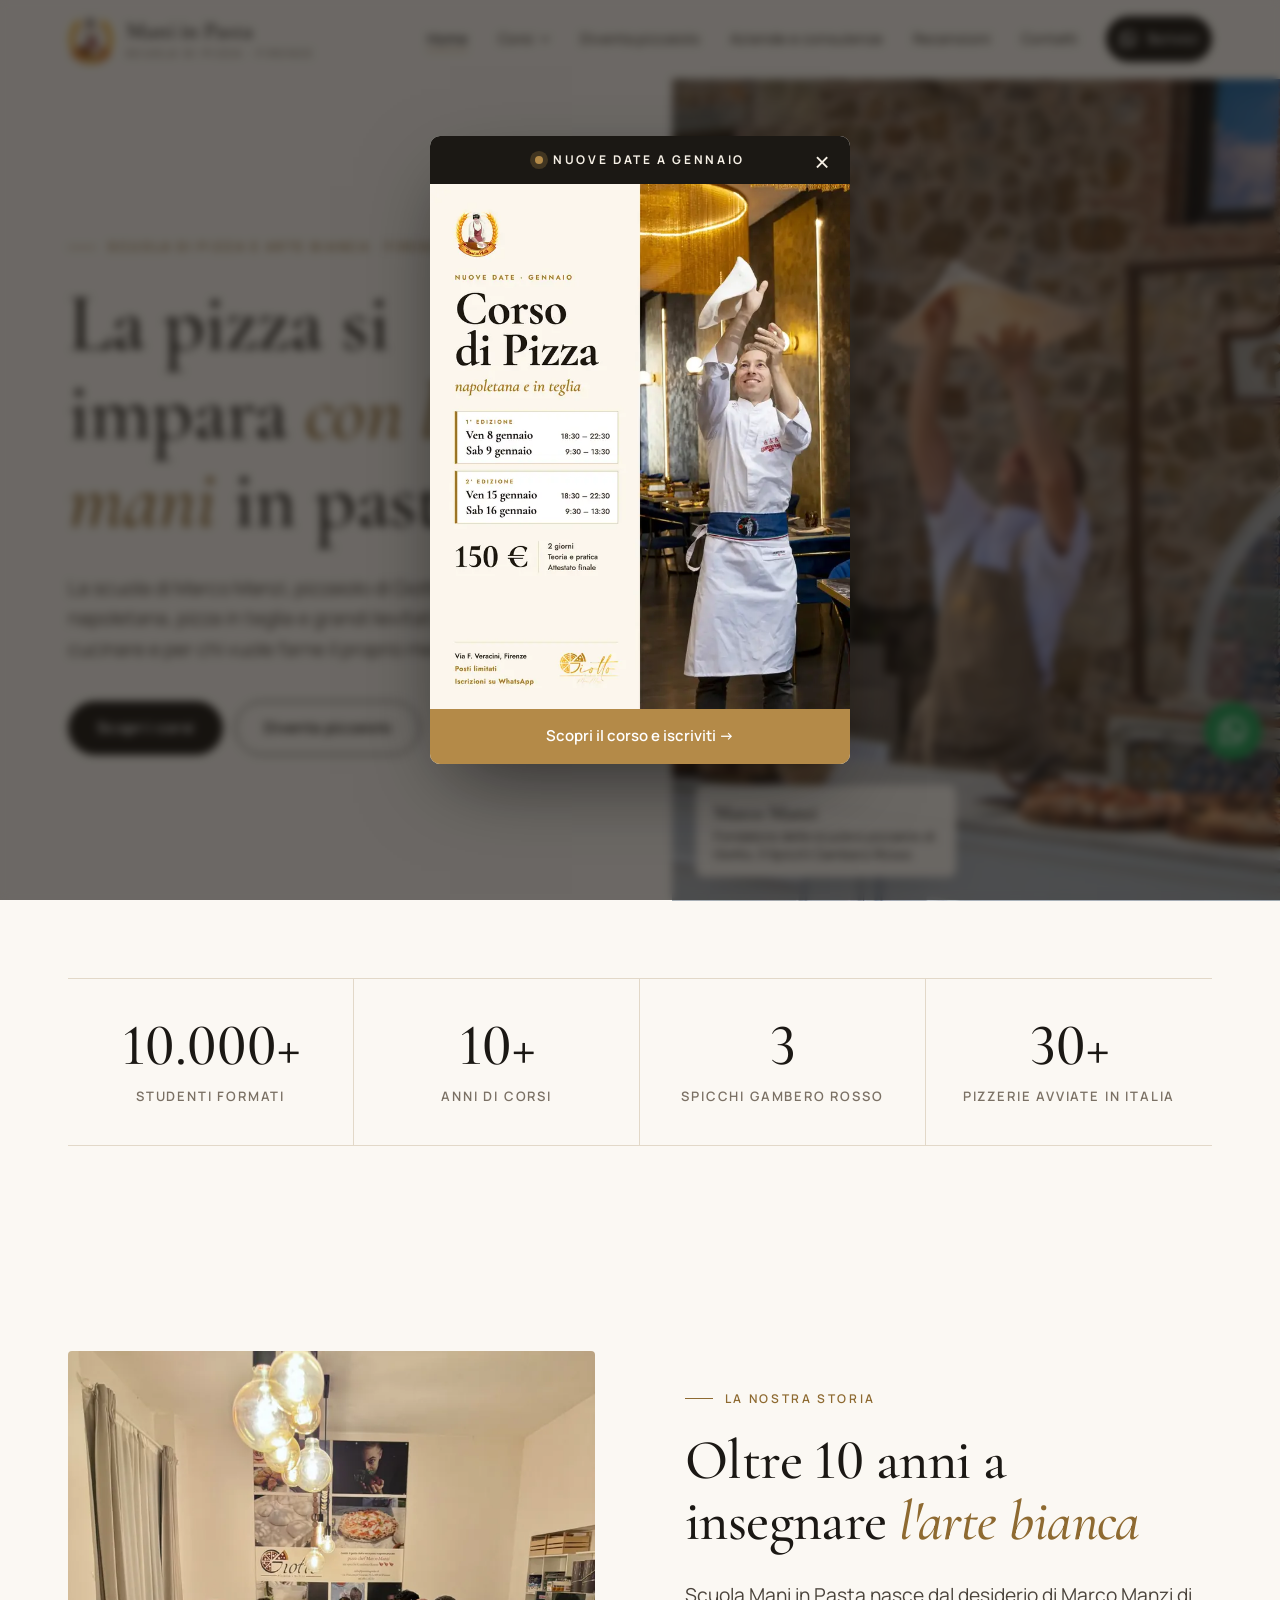
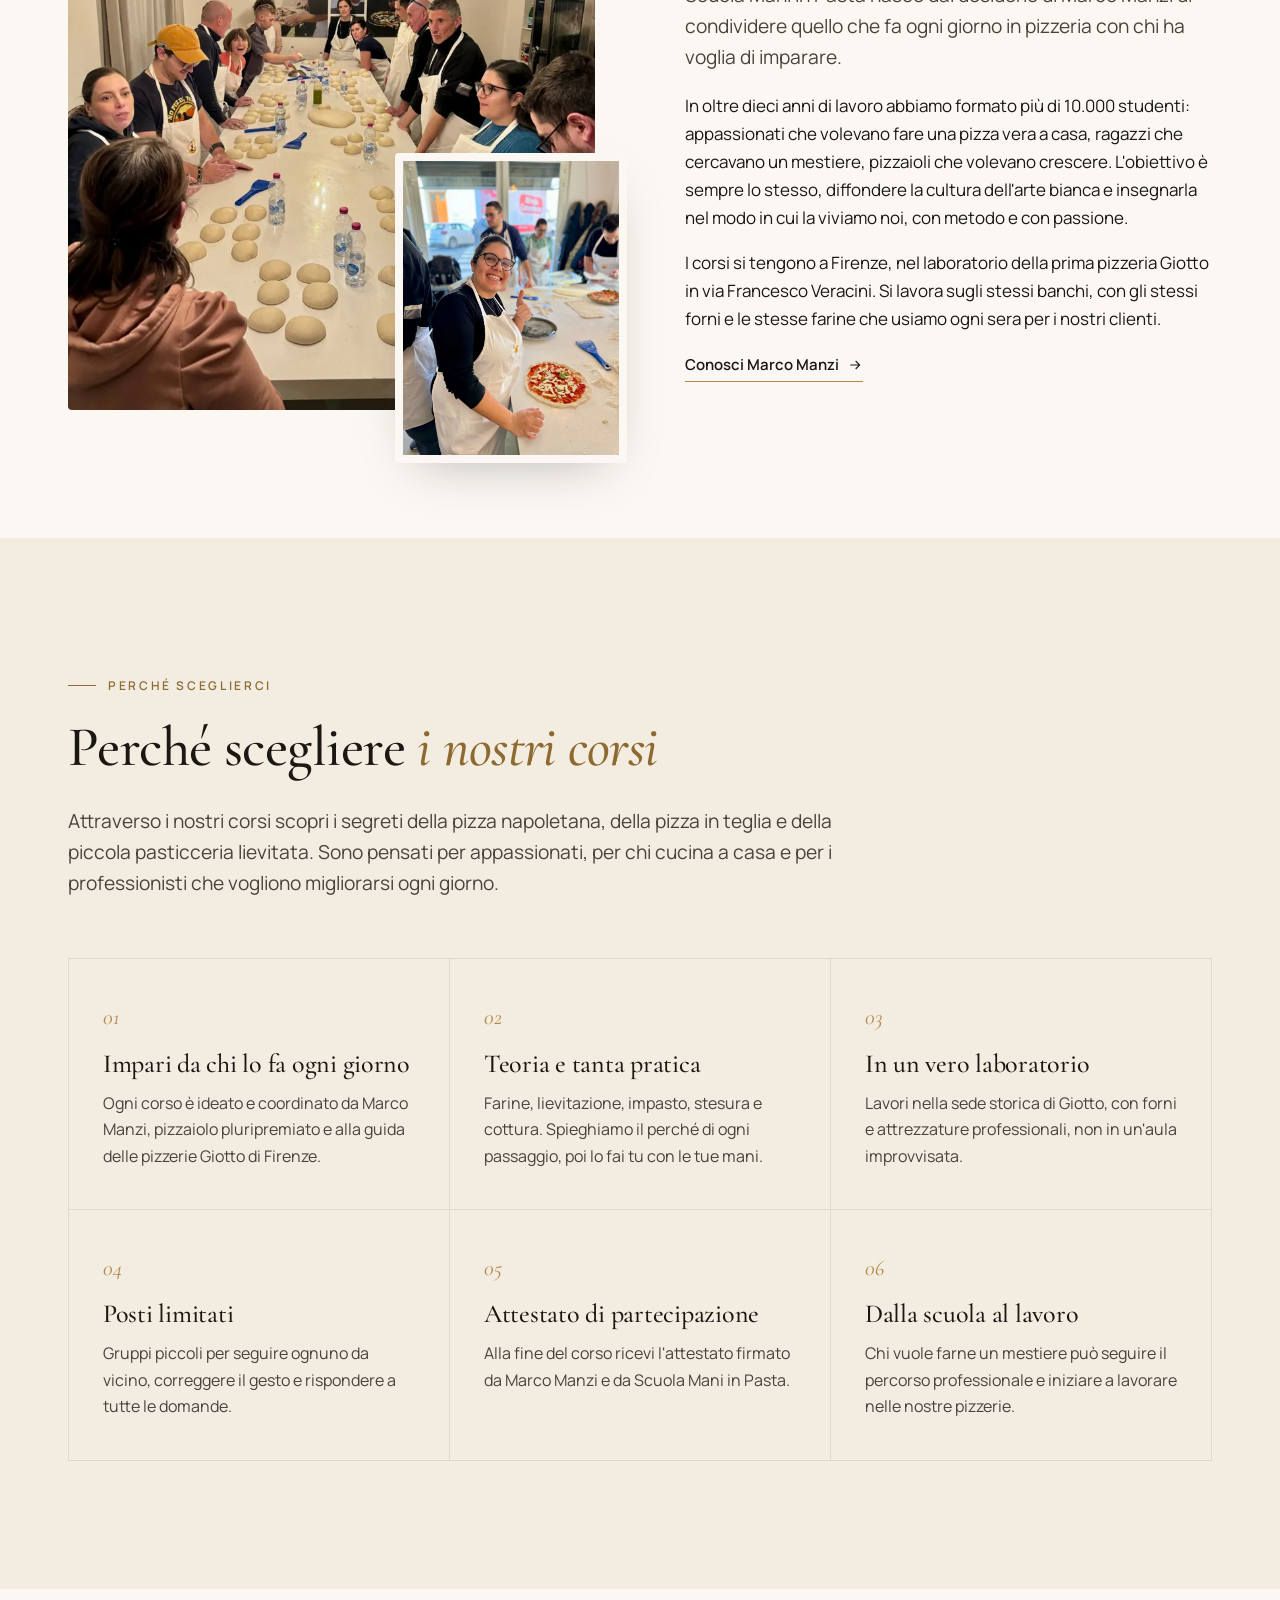
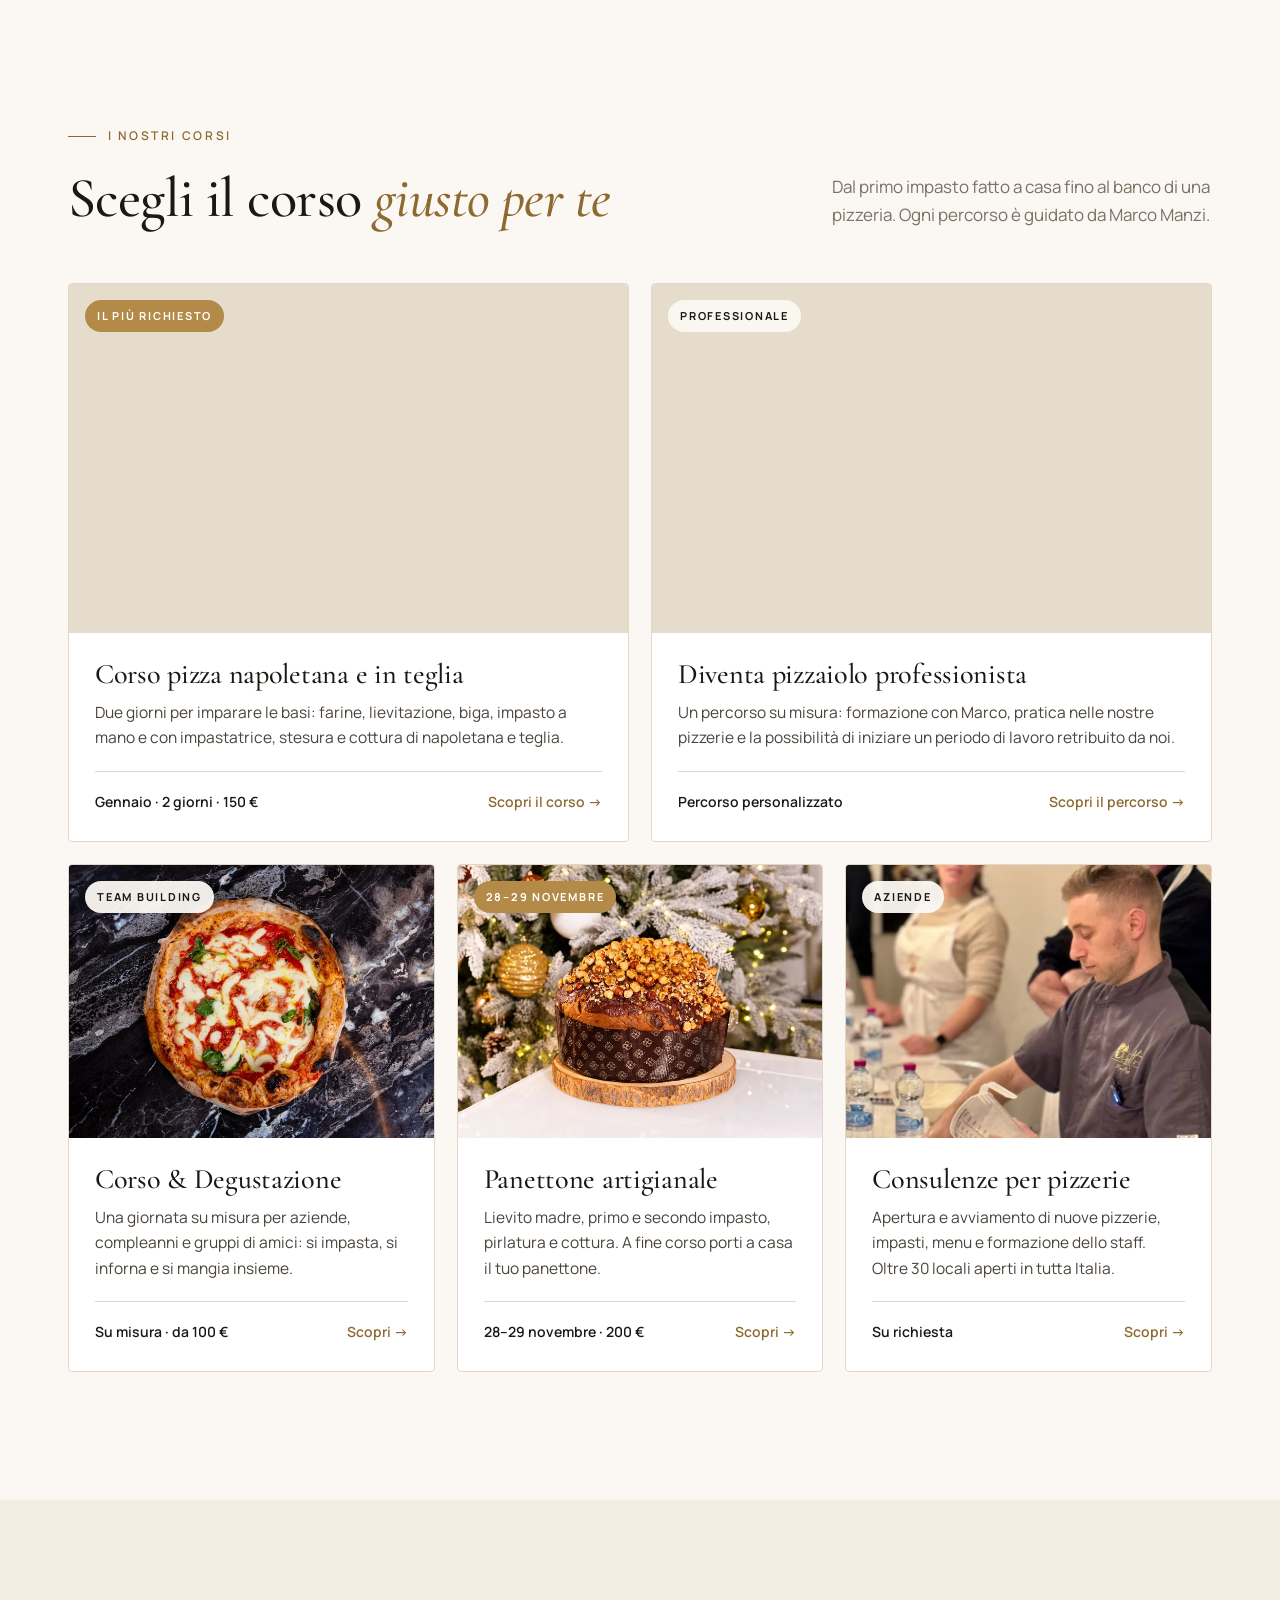
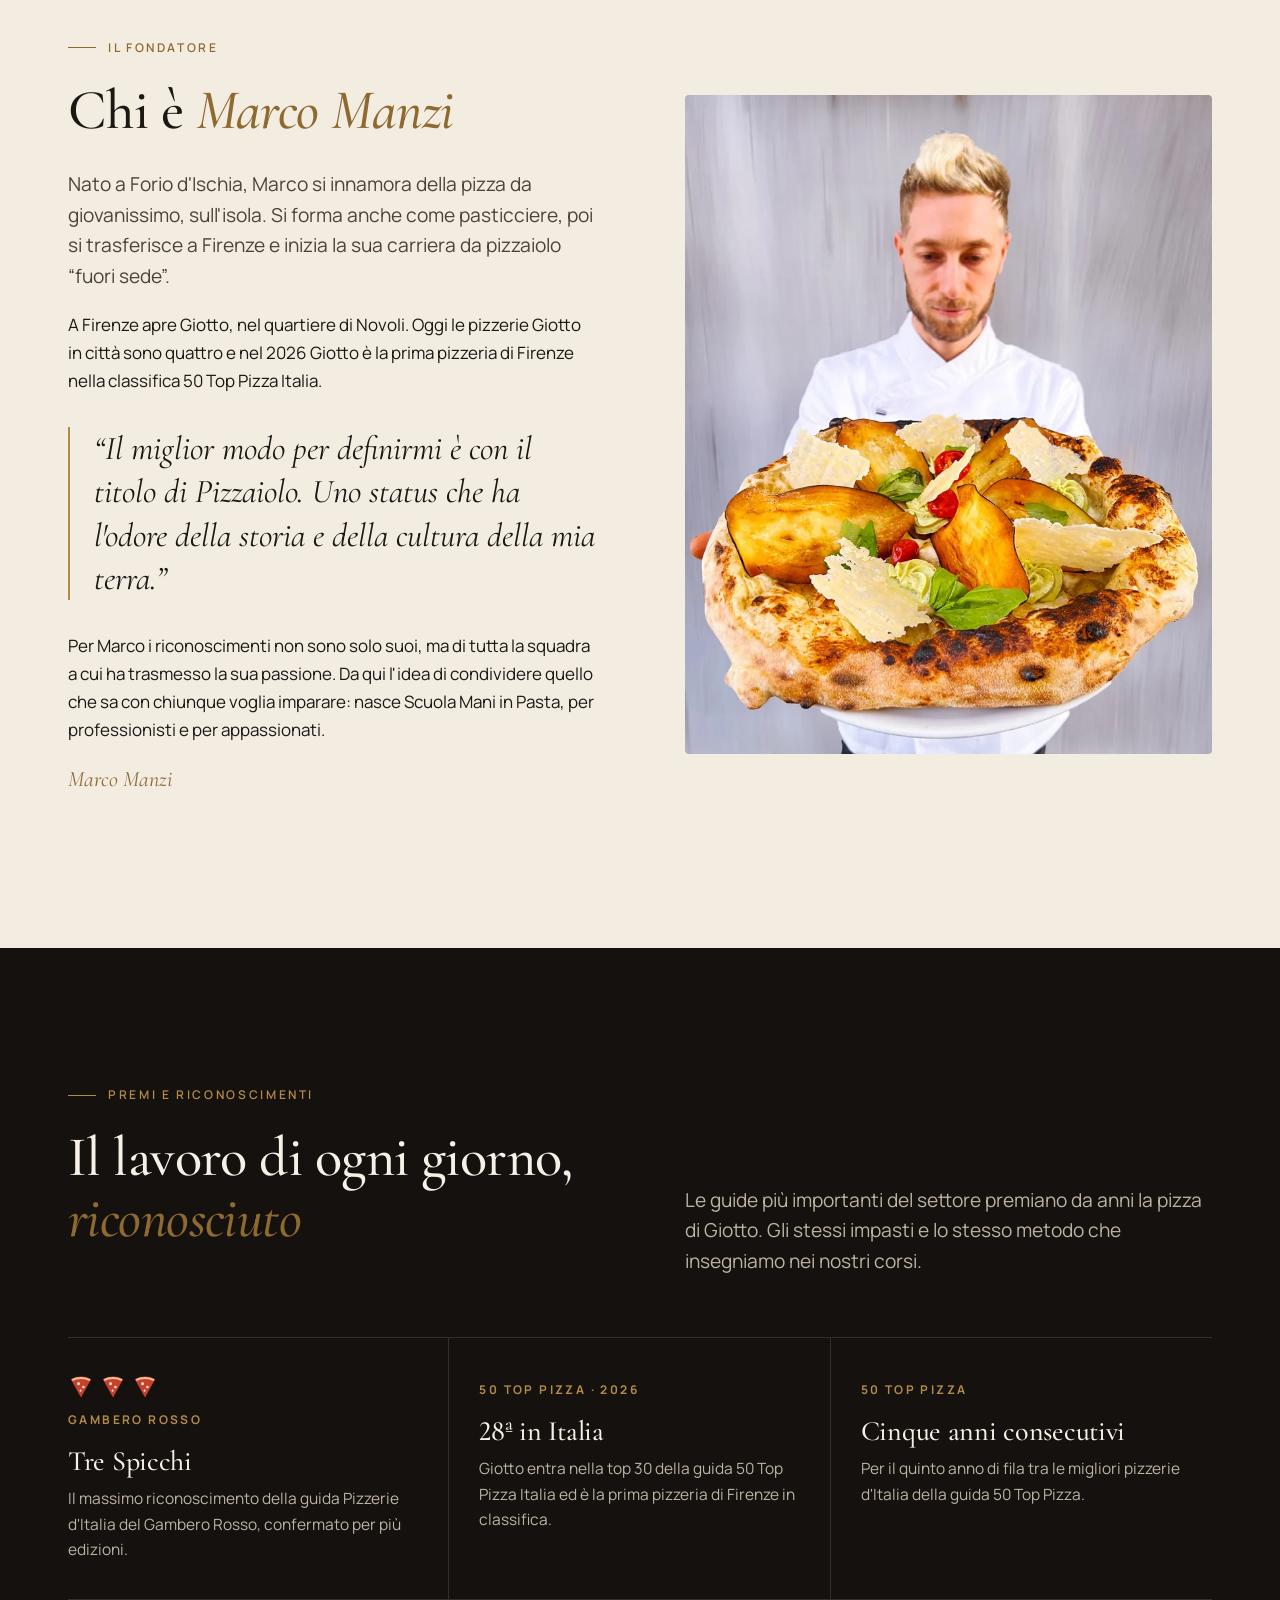
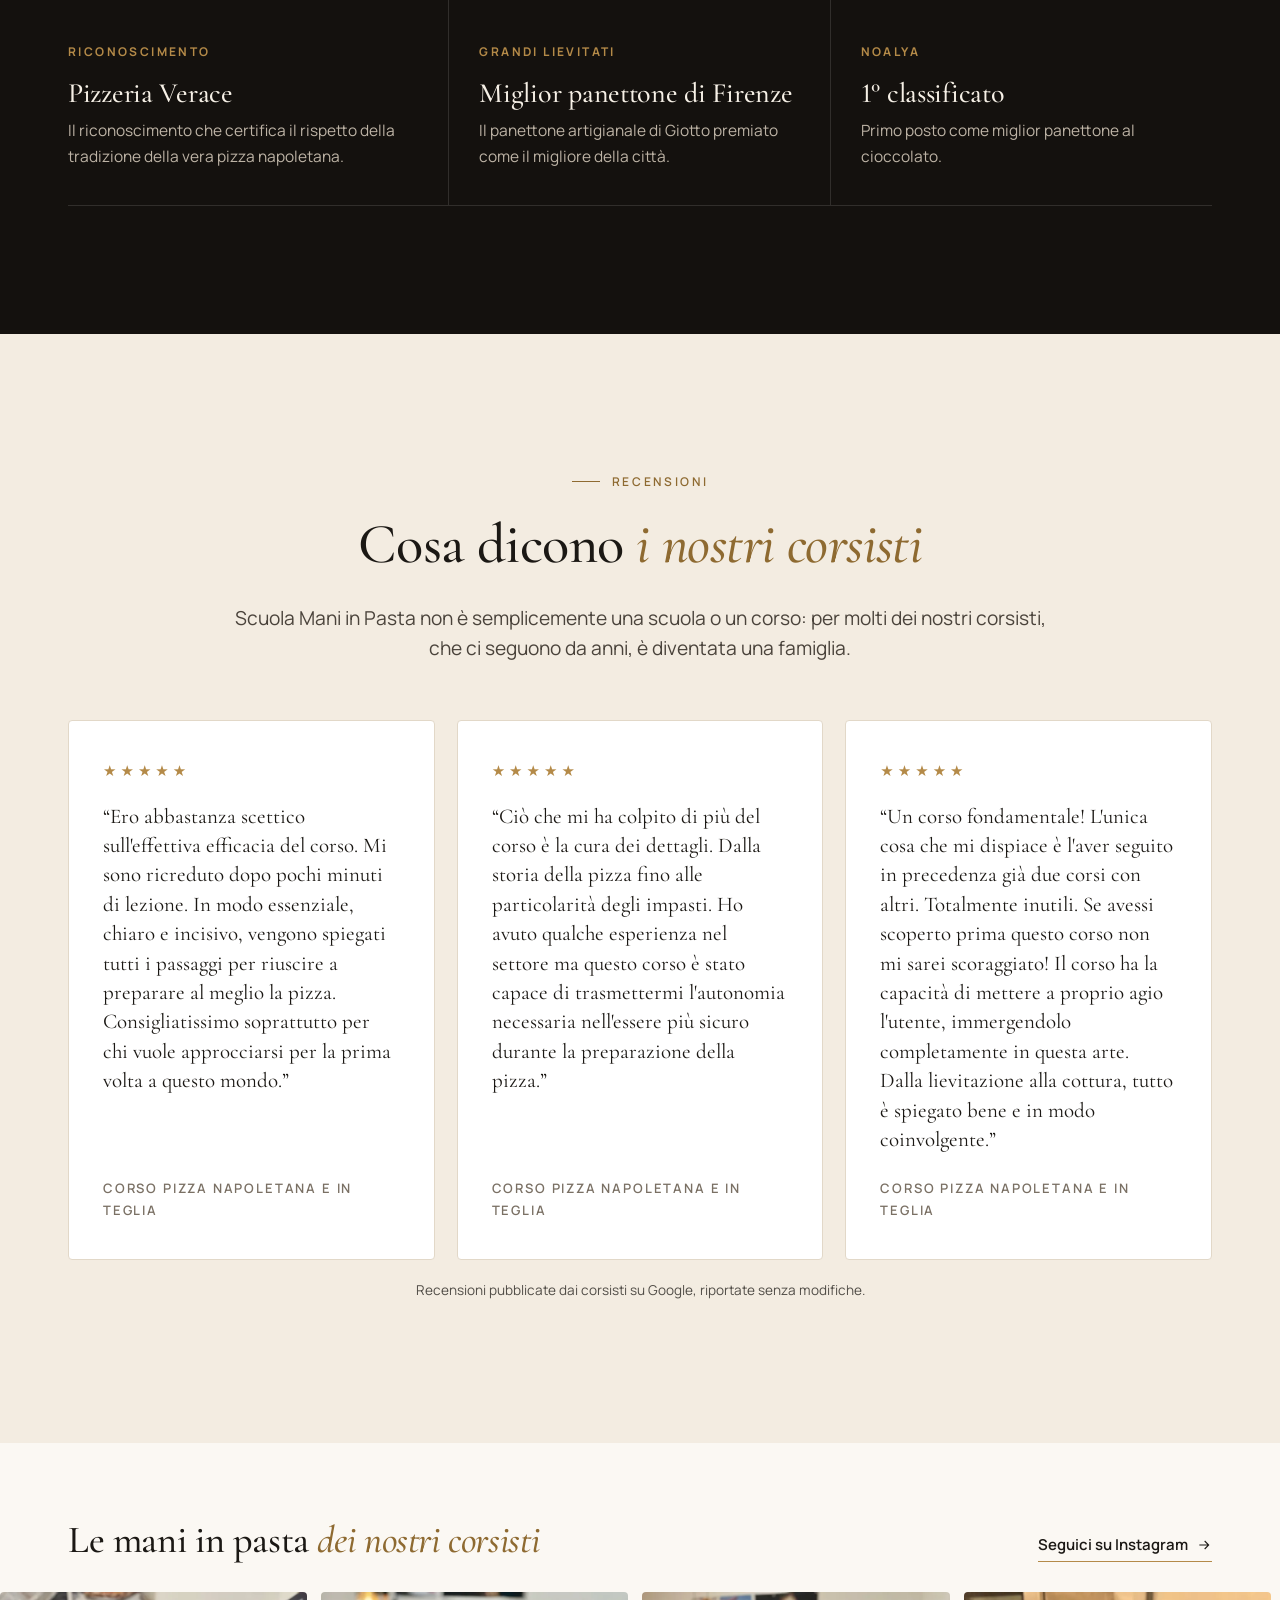
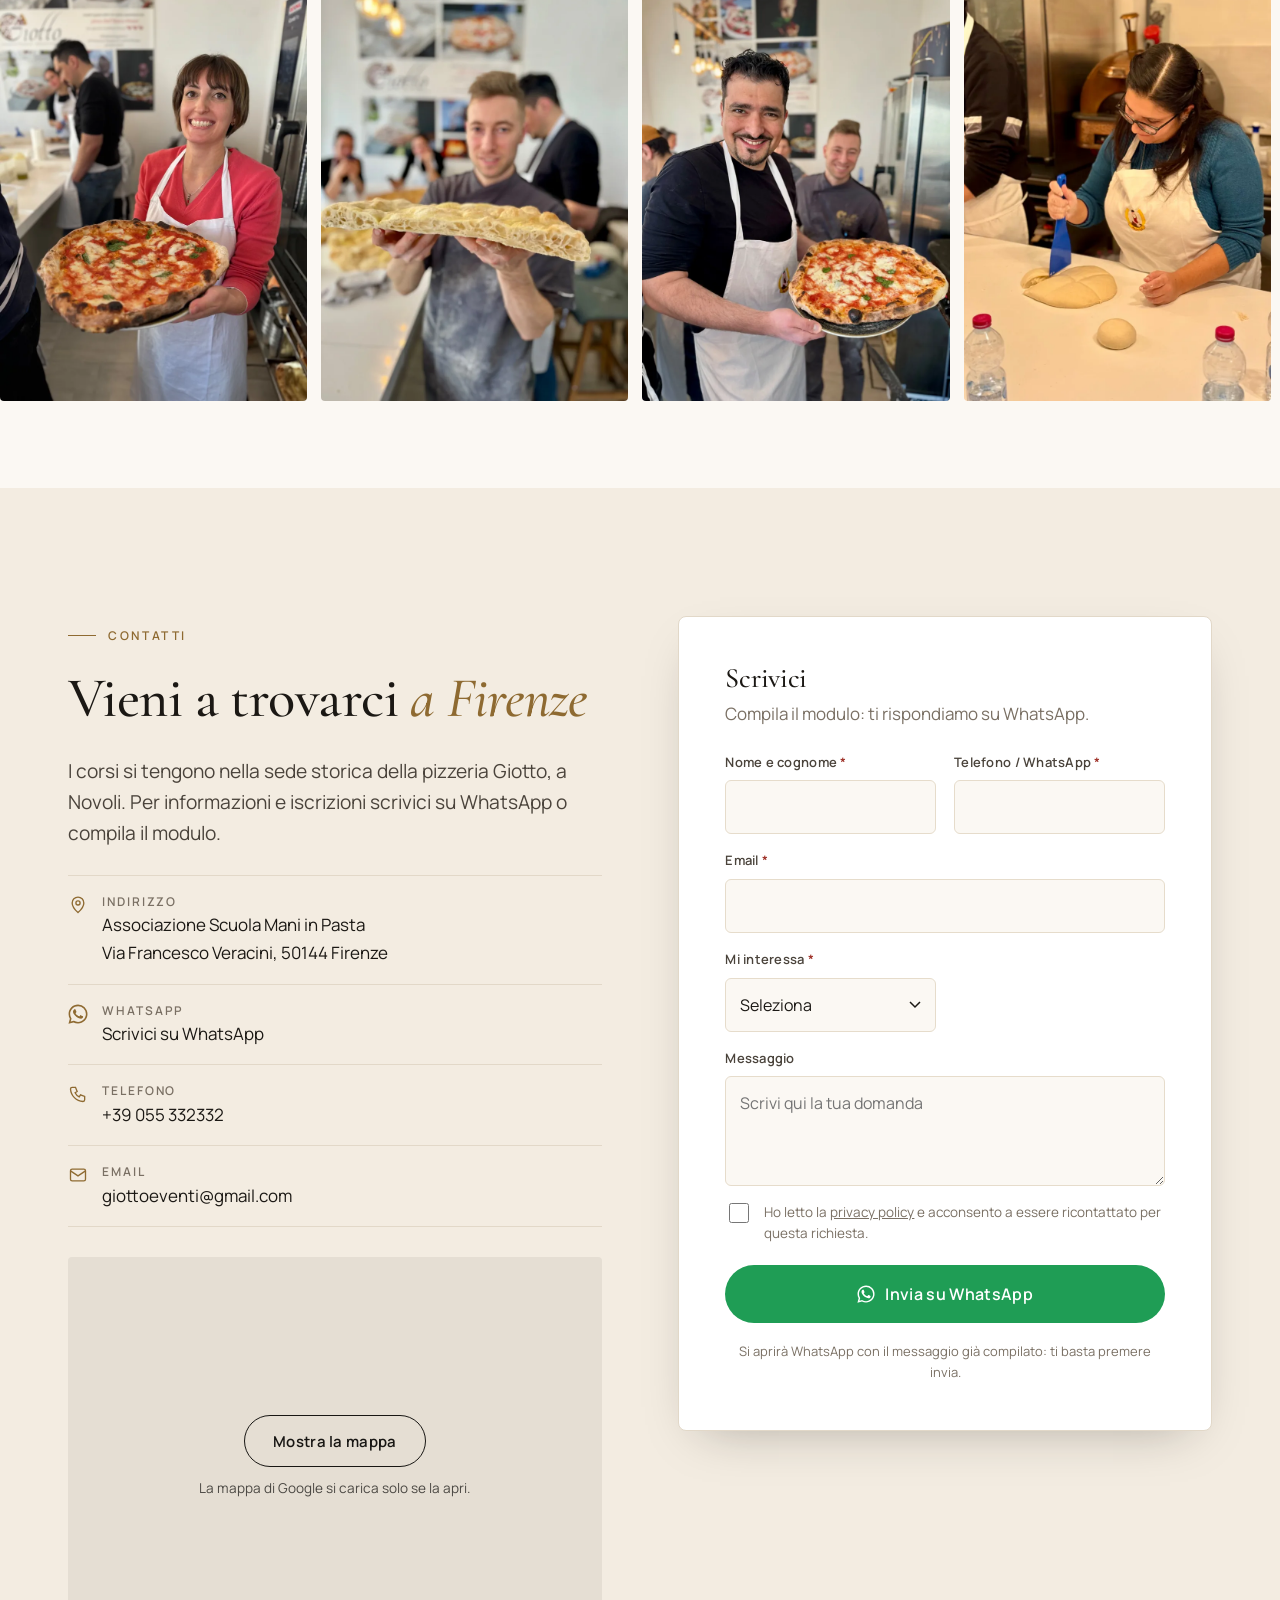
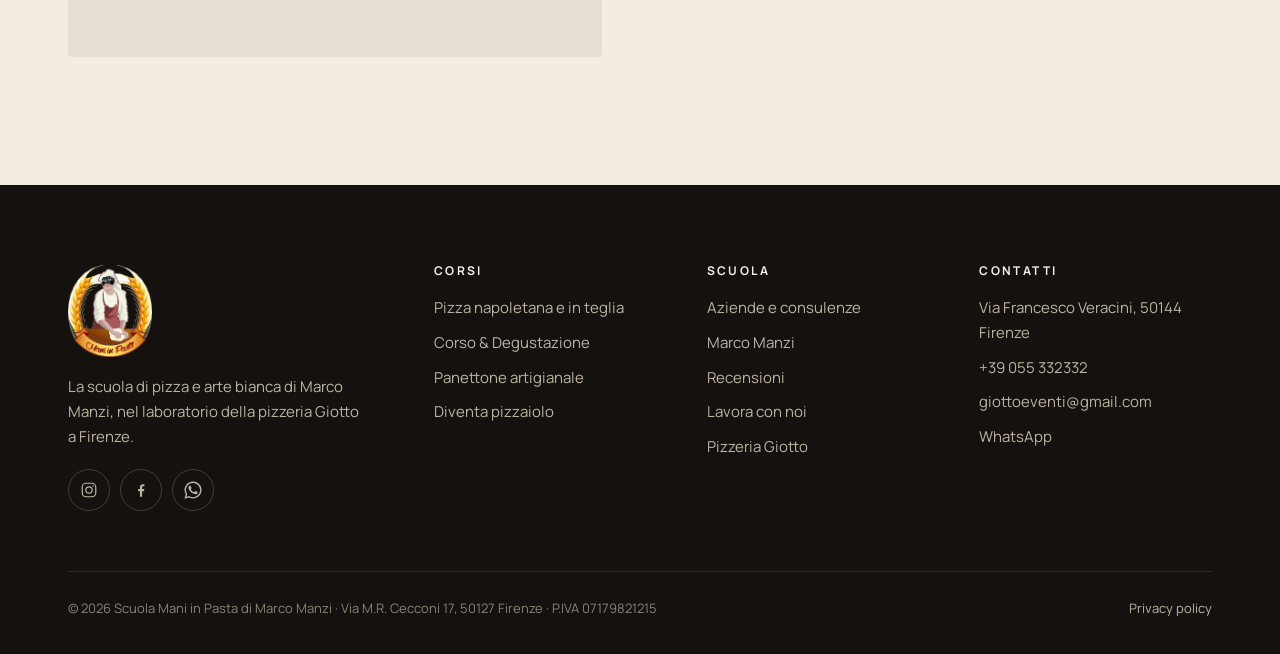
<file: index.html>
<!doctype html>
<html lang="it">
<head>
<meta charset="utf-8">
<meta name="viewport" content="width=device-width, initial-scale=1, viewport-fit=cover">
<title>Scuola Mani in Pasta · Corsi di pizza a Firenze con Marco Manzi</title>
<meta name="description" content="Scuola di pizza napoletana, pizza in teglia e panettone a Firenze. Oltre 10.000 studenti formati in più di 10 anni con Marco Manzi, pizzaiolo di Giotto, 3 Spicchi Gambero Rosso.">
<link rel="canonical" href="https://www.scuolamaniinpasta.com/">
<meta name="theme-color" content="#FBF8F3">
<meta property="og:type" content="website">
<meta property="og:locale" content="it_IT">
<meta property="og:site_name" content="Scuola Mani in Pasta">
<meta property="og:title" content="Scuola Mani in Pasta · Corsi di pizza a Firenze con Marco Manzi">
<meta property="og:description" content="Scuola di pizza napoletana, pizza in teglia e panettone a Firenze. Oltre 10.000 studenti formati in più di 10 anni con Marco Manzi, pizzaiolo di Giotto, 3 Spicchi Gambero Rosso.">
<meta property="og:url" content="https://www.scuolamaniinpasta.com/">
<meta property="og:image" content="https://www.scuolamaniinpasta.com/img/og.jpg">
<meta name="twitter:card" content="summary_large_image">
<link rel="icon" type="image/png" href="img/favicon-192.png">
<link rel="apple-touch-icon" href="img/apple-touch-icon.png">
<link rel="preconnect" href="https://fonts.googleapis.com">
<link rel="preconnect" href="https://fonts.gstatic.com" crossorigin>
<link href="https://fonts.googleapis.com/css2?family=Cormorant+Garamond:ital,wght@0,500;0,600;1,500&family=Manrope:wght@400;500;600;700&display=swap" rel="stylesheet">
<link rel="stylesheet" href="assets/styles.css?v=20261027b">
<script type="application/ld+json">{"@context": "https://schema.org", "@type": "EducationalOrganization", "name": "Scuola Mani in Pasta", "url": "https://www.scuolamaniinpasta.com", "logo": "https://www.scuolamaniinpasta.com/img/logo-400.png", "email": "giottoeventi@gmail.com", "telephone": "+39 055 332332", "address": {"@type": "PostalAddress", "streetAddress": "Via Francesco Veracini", "postalCode": "50144", "addressLocality": "Firenze", "addressCountry": "IT"}, "founder": {"@type": "Person", "name": "Marco Manzi"}, "sameAs": ["https://www.instagram.com/marcomanzigiotto/", "https://www.facebook.com/ScuolaManiinPasta"]}</script>
<script src="https://dati-marcomanzi.netlify.app/conta.js" defer></script>
</head>
<body>
<a class="sr-only" href="#main">Vai al contenuto</a>
<header class="site-header">
 <div class="container header-inner">
  <a class="brand" href="index.html" aria-label="Scuola Mani in Pasta, home"><img src="img/logo-400.webp" width="366" height="400" alt="Logo Scuola Mani in Pasta"><span class="brand-name">Mani in Pasta<small>Scuola di pizza · Firenze</small></span></a>
  <nav class="nav" aria-label="Menu principale">
   <a href="index.html" aria-current="page">Home</a>
   <div class="nav-dd"><button type="button" aria-expanded="false">Corsi <svg viewBox="0 0 10 10" fill="none" stroke="currentColor" stroke-width="1.5" aria-hidden="true"><path d="m1 3 4 4 4-4"/></svg></button><div class="dd"><a href="corso-pizza-napoletana-e-in-teglia.html">Pizza napoletana e in teglia<span>Corso base in due giorni</span></a><a href="corso-degustazione-pizza.html">Corso &amp; Degustazione<span>Team building e gruppi privati</span></a><a href="corso-panettone.html">Panettone artigianale<span>Lievito madre e grandi lievitati</span></a></div></div>
   <a href="diventa-pizzaiolo.html">Diventa pizzaiolo</a>
   <a href="consulenze-aziende.html">Aziende e consulenze</a>
   <a href="index.html#recensioni">Recensioni</a>
   <a href="index.html#contatti">Contatti</a>
   <a class="btn btn-dark header-cta" href="https://wa.me/message/5WP3QA3OBPK4P1" target="_blank" rel="noopener"><svg viewBox="0 0 24 24" fill="currentColor" aria-hidden="true"><path d="M17.47 14.38c-.3-.15-1.75-.86-2.02-.96-.27-.1-.47-.15-.67.15-.2.3-.77.96-.94 1.16-.17.2-.35.22-.64.07-.3-.15-1.25-.46-2.38-1.47-.88-.79-1.47-1.76-1.65-2.06-.17-.3-.02-.46.13-.6.13-.14.3-.35.45-.52.15-.18.2-.3.3-.5.1-.2.05-.38-.03-.53-.07-.15-.67-1.6-.92-2.2-.24-.58-.49-.5-.67-.5h-.57c-.2 0-.52.07-.8.37-.27.3-1.04 1.02-1.04 2.48s1.07 2.88 1.21 3.08c.15.2 2.1 3.2 5.08 4.48.71.31 1.26.49 1.7.63.71.22 1.36.19 1.87.12.57-.09 1.75-.72 2-1.41.25-.7.25-1.29.17-1.41-.07-.13-.27-.2-.57-.35M12.04 21.5h-.01a9.4 9.4 0 0 1-4.8-1.32l-.34-.2-3.57.94.95-3.48-.22-.36a9.4 9.4 0 0 1-1.44-5.02c0-5.2 4.24-9.43 9.44-9.43a9.38 9.38 0 0 1 9.43 9.44c0 5.2-4.24 9.43-9.44 9.43m8.03-17.46A11.27 11.27 0 0 0 12.04.72C5.78.72.68 5.82.68 12.08c0 2 .52 3.96 1.52 5.68L.58 23.65l6.03-1.58a11.33 11.33 0 0 0 5.43 1.38h.01c6.26 0 11.36-5.1 11.36-11.36 0-3.04-1.18-5.89-3.33-8.04"/></svg> Scrivici</a>
  </nav>
  <button class="burger" type="button" aria-label="Apri il menu" aria-expanded="false" aria-controls="mobile-menu"><span></span><span></span><span></span></button>
 </div>
</header>
<div class="mobile-menu" id="mobile-menu">
 <a href="index.html">Home</a>
 <div class="mm-label">I corsi</div>
 <a href="corso-pizza-napoletana-e-in-teglia.html">Pizza napoletana e in teglia</a><a href="corso-degustazione-pizza.html">Corso &amp; Degustazione</a><a href="corso-panettone.html">Panettone artigianale</a>
 <div class="mm-label">Per professionisti</div>
 <a href="diventa-pizzaiolo.html">Diventa pizzaiolo</a>
 <a href="consulenze-aziende.html">Aziende e consulenze</a>
 <div class="mm-label">La scuola</div>
 <a href="index.html#recensioni">Recensioni</a>
 <a href="index.html#contatti">Contatti</a>
 <a class="btn btn-wa" href="https://wa.me/message/5WP3QA3OBPK4P1" target="_blank" rel="noopener"><svg viewBox="0 0 24 24" fill="currentColor" aria-hidden="true"><path d="M17.47 14.38c-.3-.15-1.75-.86-2.02-.96-.27-.1-.47-.15-.67.15-.2.3-.77.96-.94 1.16-.17.2-.35.22-.64.07-.3-.15-1.25-.46-2.38-1.47-.88-.79-1.47-1.76-1.65-2.06-.17-.3-.02-.46.13-.6.13-.14.3-.35.45-.52.15-.18.2-.3.3-.5.1-.2.05-.38-.03-.53-.07-.15-.67-1.6-.92-2.2-.24-.58-.49-.5-.67-.5h-.57c-.2 0-.52.07-.8.37-.27.3-1.04 1.02-1.04 2.48s1.07 2.88 1.21 3.08c.15.2 2.1 3.2 5.08 4.48.71.31 1.26.49 1.7.63.71.22 1.36.19 1.87.12.57-.09 1.75-.72 2-1.41.25-.7.25-1.29.17-1.41-.07-.13-.27-.2-.57-.35M12.04 21.5h-.01a9.4 9.4 0 0 1-4.8-1.32l-.34-.2-3.57.94.95-3.48-.22-.36a9.4 9.4 0 0 1-1.44-5.02c0-5.2 4.24-9.43 9.44-9.43a9.38 9.38 0 0 1 9.43 9.44c0 5.2-4.24 9.43-9.44 9.43m8.03-17.46A11.27 11.27 0 0 0 12.04.72C5.78.72.68 5.82.68 12.08c0 2 .52 3.96 1.52 5.68L.58 23.65l6.03-1.58a11.33 11.33 0 0 0 5.43 1.38h.01c6.26 0 11.36-5.1 11.36-11.36 0-3.04-1.18-5.89-3.33-8.04"/></svg> Scrivici su WhatsApp</a>
</div>
<main id="main">

<section class="hero">
 <div class="hero-text">
  <span class="eyebrow">Scuola di pizza e arte bianca · Firenze</span>
  <h1>La pizza si impara <em>con le mani</em> in pasta.</h1>
  <p class="lead">La scuola di Marco Manzi, pizzaiolo di Giotto. Corsi di pizza napoletana, pizza in teglia e grandi lievitati per chi ama cucinare e per chi vuole farne il proprio mestiere.</p>
  <div class="btn-row">
   <a class="btn btn-dark" href="#corsi">Scopri i corsi</a>
   <a class="btn btn-line" href="diventa-pizzaiolo.html">Diventa pizzaiolo</a>
  </div>
 </div>
 <div class="hero-media">
  <img src="img/hero-marco-sm.webp" srcset="img/hero-marco-sm.webp 800w, img/hero-marco-lg.webp 1800w" sizes="(max-width:900px) 100vw, 48vw" width="800" height="1422" alt="Marco Manzi stende la pizza lanciando il disco di impasto" loading="eager" fetchpriority="high" decoding="async">
  <div class="hero-badge"><strong>Marco Manzi</strong>Fondatore della scuola e pizzaiolo di Giotto, 3 Spicchi Gambero Rosso</div>
 </div>
</section>

<section class="section-sm"><div class="container"><div class="stats reveal">
 <div class="stat"><b>10.000+</b><span>Studenti formati</span></div>
 <div class="stat"><b>10+</b><span>Anni di corsi</span></div>
 <div class="stat"><b>3</b><span>Spicchi Gambero Rosso</span></div>
 <div class="stat"><b>30+</b><span>Pizzerie avviate in Italia</span></div>
</div></div></section>

<section class="section" id="scuola">
 <div class="container split">
  <div class="split-media reveal">
   <img src="img/aula-sm.webp" srcset="img/aula-sm.webp 800w, img/aula-lg.webp 1440w" sizes="(max-width:900px) 100vw, 560px" width="800" height="1067" alt="Corsisti al lavoro durante una lezione nel laboratorio di Giotto" loading="lazy" decoding="async">
   <img src="img/corso-3-sm.webp" srcset="img/corso-3-sm.webp 800w, img/corso-3-lg.webp 1440w" sizes="200px" width="800" height="1067" alt="Una corsista mostra la sua pizza napoletana appena sfornata" loading="lazy" decoding="async" class="float">
  </div>
  <div class="reveal">
   <span class="eyebrow">La nostra storia</span>
   <h2>Oltre 10 anni a insegnare <em>l'arte bianca</em></h2>
   <p class="lead">Scuola Mani in Pasta nasce dal desiderio di Marco Manzi di condividere quello che fa ogni giorno in pizzeria con chi ha voglia di imparare.</p>
   <p>In oltre dieci anni di lavoro abbiamo formato più di 10.000 studenti: appassionati che volevano fare una pizza vera a casa, ragazzi che cercavano un mestiere, pizzaioli che volevano crescere. L'obiettivo è sempre lo stesso, diffondere la cultura dell'arte bianca e insegnarla nel modo in cui la viviamo noi, con metodo e con passione.</p>
   <p>I corsi si tengono a Firenze, nel laboratorio della prima pizzeria Giotto in via Francesco Veracini. Si lavora sugli stessi banchi, con gli stessi forni e le stesse farine che usiamo ogni sera per i nostri clienti.</p>
   <a class="link-arrow" href="#marco">Conosci Marco Manzi <svg width="16" height="16" viewBox="0 0 24 24" fill="none" stroke="currentColor" stroke-width="1.6" aria-hidden="true"><path d="M5 12h14M13 6l6 6-6 6"/></svg></a>
  </div>
 </div>
</section>

<section class="section bg-cream" id="perche">
 <div class="container">
  <div class="narrow">
   <span class="eyebrow">Perché sceglierci</span>
   <h2>Perché scegliere <em>i nostri corsi</em></h2>
   <p class="lead">Attraverso i nostri corsi scopri i segreti della pizza napoletana, della pizza in teglia e della piccola pasticceria lievitata. Sono pensati per appassionati, per chi cucina a casa e per i professionisti che vogliono migliorarsi ogni giorno.</p>
  </div>
  <div class="why">
   <div class="why-item reveal"><span class="num">01</span><h3>Impari da chi lo fa ogni giorno</h3><p>Ogni corso è ideato e coordinato da Marco Manzi, pizzaiolo pluripremiato e alla guida delle pizzerie Giotto di Firenze.</p></div>
   <div class="why-item reveal"><span class="num">02</span><h3>Teoria e tanta pratica</h3><p>Farine, lievitazione, impasto, stesura e cottura. Spieghiamo il perché di ogni passaggio, poi lo fai tu con le tue mani.</p></div>
   <div class="why-item reveal"><span class="num">03</span><h3>In un vero laboratorio</h3><p>Lavori nella sede storica di Giotto, con forni e attrezzature professionali, non in un'aula improvvisata.</p></div>
   <div class="why-item reveal"><span class="num">04</span><h3>Posti limitati</h3><p>Gruppi piccoli per seguire ognuno da vicino, correggere il gesto e rispondere a tutte le domande.</p></div>
   <div class="why-item reveal"><span class="num">05</span><h3>Attestato di partecipazione</h3><p>Alla fine del corso ricevi l'attestato firmato da Marco Manzi e da Scuola Mani in Pasta.</p></div>
   <div class="why-item reveal"><span class="num">06</span><h3>Dalla scuola al lavoro</h3><p>Chi vuole farne un mestiere può seguire il percorso professionale e iniziare a lavorare nelle nostre pizzerie.</p></div>
  </div>
 </div>
</section>

<section class="section" id="corsi">
 <div class="container">
  <div class="section-head">
   <div><span class="eyebrow">I nostri corsi</span><h2>Scegli il corso <em>giusto per te</em></h2></div>
   <p class="muted" style="max-width:380px;margin:0">Dal primo impasto fatto a casa fino al banco di una pizzeria. Ogni percorso è guidato da Marco Manzi.</p>
  </div>
  <div class="cards">
   <a class="card wide reveal" href="corso-pizza-napoletana-e-in-teglia.html"><div class="card-img"><img src="img/corso-1-sm.webp" srcset="img/corso-1-sm.webp 800w, img/corso-1-lg.webp 1440w" sizes="(max-width:1000px) 100vw, 600px" width="800" height="1067" alt="Corsista con la sua pizza napoletana" loading="lazy" decoding="async"><span class="tag gold">Il più richiesto</span></div><div class="card-body"><h3>Corso pizza napoletana e in teglia</h3><p>Due giorni per imparare le basi: farine, lievitazione, biga, impasto a mano e con impastatrice, stesura e cottura di napoletana e teglia.</p><div class="card-meta"><span>Gennaio · 2 giorni · 150 €</span><span class="go">Scopri il corso →</span></div></div></a>
   <a class="card wide reveal" href="diventa-pizzaiolo.html"><div class="card-img"><img src="img/marco-impasto-sm.webp" srcset="img/marco-impasto-sm.webp 800w, img/marco-impasto-lg.webp 1440w" sizes="(max-width:1000px) 100vw, 600px" width="800" height="1067" alt="Marco Manzi lavora l&#x27;impasto nel laboratorio" loading="lazy" decoding="async" style="object-position:50% 40%"><span class="tag">Professionale</span></div><div class="card-body"><h3>Diventa pizzaiolo professionista</h3><p>Un percorso su misura: formazione con Marco, pratica nelle nostre pizzerie e la possibilità di iniziare un periodo di lavoro retribuito da noi.</p><div class="card-meta"><span>Percorso personalizzato</span><span class="go">Scopri il percorso →</span></div></div></a>
   <a class="card reveal" href="corso-degustazione-pizza.html"><div class="card-img"><img src="img/margherita-sm.webp" srcset="img/margherita-sm.webp 800w, img/margherita-lg.webp 1800w" sizes="(max-width:640px) 100vw, (max-width:1000px) 50vw, 400px" width="800" height="533" alt="Pizza margherita napoletana" loading="lazy" decoding="async"><span class="tag">Team building</span></div><div class="card-body"><h3>Corso &amp; Degustazione</h3><p>Una giornata su misura per aziende, compleanni e gruppi di amici: si impasta, si inforna e si mangia insieme.</p><div class="card-meta"><span>Su misura · da 100 €</span><span class="go">Scopri →</span></div></div></a>
   <a class="card reveal" href="corso-panettone.html"><div class="card-img"><img src="img/panettone-glassa-sm.webp" srcset="img/panettone-glassa-sm.webp 800w, img/panettone-glassa-lg.webp 1800w" sizes="(max-width:640px) 100vw, (max-width:1000px) 50vw, 400px" width="800" height="533" alt="Panettone artigianale glassato" loading="lazy" decoding="async"><span class="tag gold">28–29 novembre</span></div><div class="card-body"><h3>Panettone artigianale</h3><p>Lievito madre, primo e secondo impasto, pirlatura e cottura. A fine corso porti a casa il tuo panettone.</p><div class="card-meta"><span>28–29 novembre · 200 €</span><span class="go">Scopri →</span></div></div></a>
   <a class="card reveal" href="consulenze-aziende.html"><div class="card-img"><img src="img/marco-spiega-sm.webp" srcset="img/marco-spiega-sm.webp 800w, img/marco-spiega-lg.webp 1440w" sizes="(max-width:640px) 100vw, (max-width:1000px) 50vw, 400px" width="800" height="1067" alt="Marco Manzi spiega le tecniche di impasto a un gruppo" loading="lazy" decoding="async"><span class="tag">Aziende</span></div><div class="card-body"><h3>Consulenze per pizzerie</h3><p>Apertura e avviamento di nuove pizzerie, impasti, menu e formazione dello staff. Oltre 30 locali aperti in tutta Italia.</p><div class="card-meta"><span>Su richiesta</span><span class="go">Scopri →</span></div></div></a>
  </div>
 </div>
</section>

<section class="section bg-cream" id="marco">
 <div class="container split reverse">
  <div class="split-media reveal">
   <img src="img/marco-pizza-sm.webp" srcset="img/marco-pizza-sm.webp 800w, img/marco-pizza-lg.webp 1440w" sizes="(max-width:900px) 100vw, 560px" width="800" height="1067" alt="Marco Manzi con una delle sue pizze" loading="lazy" decoding="async">
  </div>
  <div class="reveal">
   <span class="eyebrow">Il fondatore</span>
   <h2>Chi è <em>Marco Manzi</em></h2>
   <p class="lead">Nato a Forio d'Ischia, Marco si innamora della pizza da giovanissimo, sull'isola. Si forma anche come pasticciere, poi si trasferisce a Firenze e inizia la sua carriera da pizzaiolo “fuori sede”.</p>
   <p>A Firenze apre Giotto, nel quartiere di Novoli. Oggi le pizzerie Giotto in città sono quattro e nel 2026 Giotto è la prima pizzeria di Firenze nella classifica 50 Top Pizza Italia.</p>
   <blockquote class="quote-big">“Il miglior modo per definirmi è con il titolo di Pizzaiolo. Uno status che ha l'odore della storia e della cultura della mia terra.”</blockquote>
   <p>Per Marco i riconoscimenti non sono solo suoi, ma di tutta la squadra a cui ha trasmesso la sua passione. Da qui l'idea di condividere quello che sa con chiunque voglia imparare: nasce Scuola Mani in Pasta, per professionisti e per appassionati.</p>
   <p class="signature">Marco Manzi</p>
  </div>
 </div>
</section>

<section class="section bg-night" id="premi">
 <div class="container">
  <div class="split" style="align-items:end">
   <div><span class="eyebrow">Premi e riconoscimenti</span><h2>Il lavoro di ogni giorno, <em>riconosciuto</em></h2></div>
   <p class="lead mb-0">Le guide più importanti del settore premiano da anni la pizza di Giotto. Gli stessi impasti e lo stesso metodo che insegniamo nei nostri corsi.</p>
  </div>
  <div class="awards">
   <div class="award reveal"><div class="spicchi"><svg viewBox="0 0 32 32" aria-hidden="true"><path d="M16 29 3.5 6.5C6.8 4.3 11.2 3 16 3s9.2 1.3 12.5 3.5z" fill="#C6402F"/><path d="M5 7.6C8.1 5.8 11.9 4.8 16 4.8s7.9 1 11 2.8" stroke="#E9C38A" stroke-width="2.4" fill="none"/><circle cx="13" cy="12" r="1.8" fill="#F3E6C8"/><circle cx="19" cy="16" r="1.6" fill="#F3E6C8"/><circle cx="15.5" cy="20.5" r="1.3" fill="#F3E6C8"/></svg><svg viewBox="0 0 32 32" aria-hidden="true"><path d="M16 29 3.5 6.5C6.8 4.3 11.2 3 16 3s9.2 1.3 12.5 3.5z" fill="#C6402F"/><path d="M5 7.6C8.1 5.8 11.9 4.8 16 4.8s7.9 1 11 2.8" stroke="#E9C38A" stroke-width="2.4" fill="none"/><circle cx="13" cy="12" r="1.8" fill="#F3E6C8"/><circle cx="19" cy="16" r="1.6" fill="#F3E6C8"/><circle cx="15.5" cy="20.5" r="1.3" fill="#F3E6C8"/></svg><svg viewBox="0 0 32 32" aria-hidden="true"><path d="M16 29 3.5 6.5C6.8 4.3 11.2 3 16 3s9.2 1.3 12.5 3.5z" fill="#C6402F"/><path d="M5 7.6C8.1 5.8 11.9 4.8 16 4.8s7.9 1 11 2.8" stroke="#E9C38A" stroke-width="2.4" fill="none"/><circle cx="13" cy="12" r="1.8" fill="#F3E6C8"/><circle cx="19" cy="16" r="1.6" fill="#F3E6C8"/><circle cx="15.5" cy="20.5" r="1.3" fill="#F3E6C8"/></svg></div><span class="year">Gambero Rosso</span><h3>Tre Spicchi</h3><p>Il massimo riconoscimento della guida Pizzerie d'Italia del Gambero Rosso, confermato per più edizioni.</p></div>
   <div class="award reveal"><span class="year">50 Top Pizza · 2026</span><h3>28ª in Italia</h3><p>Giotto entra nella top 30 della guida 50 Top Pizza Italia ed è la prima pizzeria di Firenze in classifica.</p></div>
   <div class="award reveal"><span class="year">50 Top Pizza</span><h3>Cinque anni consecutivi</h3><p>Per il quinto anno di fila tra le migliori pizzerie d'Italia della guida 50 Top Pizza.</p></div>
   <div class="award reveal"><span class="year">Riconoscimento</span><h3>Pizzeria Verace</h3><p>Il riconoscimento che certifica il rispetto della tradizione della vera pizza napoletana.</p></div>
   <div class="award reveal"><span class="year">Grandi lievitati</span><h3>Miglior panettone di Firenze</h3><p>Il panettone artigianale di Giotto premiato come il migliore della città.</p></div>
   <div class="award reveal"><span class="year">Noalya</span><h3>1° classificato</h3><p>Primo posto come miglior panettone al cioccolato.</p></div>
  </div>
 </div>
</section>

<section class="section bg-cream" id="recensioni">
 <div class="container">
  <div class="center narrow" style="margin:0 auto">
   <span class="eyebrow">Recensioni</span>
   <h2>Cosa dicono <em>i nostri corsisti</em></h2>
   <p class="lead">Scuola Mani in Pasta non è semplicemente una scuola o un corso: per molti dei nostri corsisti, che ci seguono da anni, è diventata una famiglia.</p>
  </div>
  <div class="reviews"><figure class="review reveal"><div class="stars" aria-label="5 stelle">★★★★★</div><blockquote>“Ero abbastanza scettico sull'effettiva efficacia del corso. Mi sono ricreduto dopo pochi minuti di lezione. In modo essenziale, chiaro e incisivo, vengono spiegati tutti i passaggi per riuscire a preparare al meglio la pizza. Consigliatissimo soprattutto per chi vuole approcciarsi per la prima volta a questo mondo.”</blockquote><cite>Corso pizza napoletana e in teglia</cite></figure><figure class="review reveal"><div class="stars" aria-label="5 stelle">★★★★★</div><blockquote>“Ciò che mi ha colpito di più del corso è la cura dei dettagli. Dalla storia della pizza fino alle particolarità degli impasti. Ho avuto qualche esperienza nel settore ma questo corso è stato capace di trasmettermi l'autonomia necessaria nell'essere più sicuro durante la preparazione della pizza.”</blockquote><cite>Corso pizza napoletana e in teglia</cite></figure><figure class="review reveal"><div class="stars" aria-label="5 stelle">★★★★★</div><blockquote>“Un corso fondamentale! L'unica cosa che mi dispiace è l'aver seguito in precedenza già due corsi con altri. Totalmente inutili. Se avessi scoperto prima questo corso non mi sarei scoraggiato! Il corso ha la capacità di mettere a proprio agio l'utente, immergendolo completamente in questa arte. Dalla lievitazione alla cottura, tutto è spiegato bene e in modo coinvolgente.”</blockquote><cite>Corso pizza napoletana e in teglia</cite></figure></div>
  <p class="review-src" style="text-align:center;margin-top:1.2rem;font-size:.85rem;opacity:.75">Recensioni pubblicate dai corsisti su Google, riportate senza modifiche.</p>

 </div>
</section>

<section class="section-sm" aria-label="Foto dei corsi">
 <div class="container"><div class="section-head" style="margin-bottom:30px"><h2 style="font-size:clamp(28px,3vw,40px)">Le mani in pasta <em>dei nostri corsisti</em></h2><a class="link-arrow" href="https://www.instagram.com/marcomanzigiotto/" target="_blank" rel="noopener">Seguici su Instagram <svg width="16" height="16" viewBox="0 0 24 24" fill="none" stroke="currentColor" stroke-width="1.6" aria-hidden="true"><path d="M5 12h14M13 6l6 6-6 6"/></svg></a></div></div>
 <div class="strip">
  <img src="img/corso-2-sm.webp" srcset="img/corso-2-sm.webp 800w, img/corso-2-lg.webp 1440w" sizes="330px" width="800" height="1067" alt="Corsista con la pizza appena sfornata" loading="lazy" decoding="async"><img src="img/teglia-impasto-sm.webp" srcset="img/teglia-impasto-sm.webp 800w, img/teglia-impasto-lg.webp 1440w" sizes="330px" width="800" height="1067" alt="Impasto per pizza in teglia" loading="lazy" decoding="async"><img src="img/corso-4-sm.webp" srcset="img/corso-4-sm.webp 800w, img/corso-4-lg.webp 1440w" sizes="330px" width="800" height="1067" alt="Corsista sorridente con la sua pizza" loading="lazy" decoding="async"><img src="img/impasto-mani-sm.webp" srcset="img/impasto-mani-sm.webp 800w, img/impasto-mani-lg.webp 1440w" sizes="330px" width="800" height="1067" alt="Lavorazione dell&#x27;impasto a mano" loading="lazy" decoding="async"><img src="img/corso-5-sm.webp" srcset="img/corso-5-sm.webp 800w, img/corso-5-lg.webp 1440w" sizes="330px" width="800" height="1067" alt="Corsista mostra la sua pizza" loading="lazy" decoding="async"><img src="img/teglia-farcitura-sm.webp" srcset="img/teglia-farcitura-sm.webp 800w, img/teglia-farcitura-lg.webp 1440w" sizes="330px" width="800" height="1067" alt="Farcitura della pizza in teglia" loading="lazy" decoding="async"><img src="img/corso-6-sm.webp" srcset="img/corso-6-sm.webp 800w, img/corso-6-lg.webp 1440w" sizes="330px" width="800" height="1067" alt="Pizza napoletana fatta al corso" loading="lazy" decoding="async"><img src="img/corso-teglia-sm.webp" srcset="img/corso-teglia-sm.webp 800w, img/corso-teglia-lg.webp 1440w" sizes="330px" width="800" height="1067" alt="Corsisti al banco con Marco Manzi" loading="lazy" decoding="async"><img src="img/corso-7-sm.webp" srcset="img/corso-7-sm.webp 800w, img/corso-7-lg.webp 1440w" sizes="330px" width="800" height="1067" alt="Corsista con la pizza napoletana" loading="lazy" decoding="async"><img src="img/pratica-sm.webp" srcset="img/pratica-sm.webp 800w, img/pratica-lg.webp 1440w" sizes="330px" width="800" height="1067" alt="Marco Manzi segue un corsista" loading="lazy" decoding="async">
 </div>
</section>

<section class="section bg-cream" id="contatti">
 <div class="container contact-grid">
  <div class="reveal">
   <span class="eyebrow">Contatti</span>
   <h2>Vieni a trovarci <em>a Firenze</em></h2>
   <p class="lead">I corsi si tengono nella sede storica della pizzeria Giotto, a Novoli. Per informazioni e iscrizioni scrivici su WhatsApp o compila il modulo.</p>
   <ul class="contact-list">
    <li><svg viewBox="0 0 24 24" fill="none" stroke="currentColor" stroke-width="1.6" aria-hidden="true"><path d="M12 21s-7-6.1-7-11.5a7 7 0 0 1 14 0C19 14.9 12 21 12 21z"/><circle cx="12" cy="9.5" r="2.5"/></svg><div><small>Indirizzo</small>Associazione Scuola Mani in Pasta<br>Via Francesco Veracini, 50144 Firenze</div></li>
    <li><svg viewBox="0 0 24 24" fill="currentColor" aria-hidden="true"><path d="M17.47 14.38c-.3-.15-1.75-.86-2.02-.96-.27-.1-.47-.15-.67.15-.2.3-.77.96-.94 1.16-.17.2-.35.22-.64.07-.3-.15-1.25-.46-2.38-1.47-.88-.79-1.47-1.76-1.65-2.06-.17-.3-.02-.46.13-.6.13-.14.3-.35.45-.52.15-.18.2-.3.3-.5.1-.2.05-.38-.03-.53-.07-.15-.67-1.6-.92-2.2-.24-.58-.49-.5-.67-.5h-.57c-.2 0-.52.07-.8.37-.27.3-1.04 1.02-1.04 2.48s1.07 2.88 1.21 3.08c.15.2 2.1 3.2 5.08 4.48.71.31 1.26.49 1.7.63.71.22 1.36.19 1.87.12.57-.09 1.75-.72 2-1.41.25-.7.25-1.29.17-1.41-.07-.13-.27-.2-.57-.35M12.04 21.5h-.01a9.4 9.4 0 0 1-4.8-1.32l-.34-.2-3.57.94.95-3.48-.22-.36a9.4 9.4 0 0 1-1.44-5.02c0-5.2 4.24-9.43 9.44-9.43a9.38 9.38 0 0 1 9.43 9.44c0 5.2-4.24 9.43-9.44 9.43m8.03-17.46A11.27 11.27 0 0 0 12.04.72C5.78.72.68 5.82.68 12.08c0 2 .52 3.96 1.52 5.68L.58 23.65l6.03-1.58a11.33 11.33 0 0 0 5.43 1.38h.01c6.26 0 11.36-5.1 11.36-11.36 0-3.04-1.18-5.89-3.33-8.04"/></svg><div><small>WhatsApp</small><a href="https://wa.me/message/5WP3QA3OBPK4P1" target="_blank" rel="noopener">Scrivici su WhatsApp</a></div></li>
    <li><svg viewBox="0 0 24 24" fill="none" stroke="currentColor" stroke-width="1.6" aria-hidden="true"><path d="M5 4h4l2 5-2.5 1.5a11 11 0 0 0 5 5L15 13l5 2v4a2 2 0 0 1-2 2A16 16 0 0 1 3 6a2 2 0 0 1 2-2"/></svg><div><small>Telefono</small><a href="tel:+39055332332">+39 055 332332</a></div></li>
    <li><svg viewBox="0 0 24 24" fill="none" stroke="currentColor" stroke-width="1.6" aria-hidden="true"><rect x="3" y="5" width="18" height="14" rx="2"/><path d="m3 7 9 6 9-6"/></svg><div><small>Email</small><a href="mailto:giottoeventi@gmail.com">giottoeventi@gmail.com</a></div></li>
   </ul>
   <div class="map" data-mappa="https://www.google.com/maps?q=Via+Francesco+Veracini,+50144+Firenze&output=embed" style="display:grid;place-items:center;text-align:center;padding:1rem"><div><button type="button" class="btn btn-line" onclick="var m=this.closest('[data-mappa]');m.innerHTML='&lt;iframe src=&quot;'+m.dataset.mappa+'&quot; title=&quot;Mappa: Via Francesco Veracini, 50144 Firenze&quot; style=&quot;width:100%;height:100%;border:0&quot;&gt;&lt;/iframe&gt;';m.style.padding=0">Mostra la mappa</button><p style="margin:.6rem 0 0;font-size:.85rem;opacity:.75">La mappa di Google si carica solo se la apri.</p></div></div>
  </div>
  <div class="reveal"><div class="form-card">
 <h3>Scrivici</h3>
 <p class="muted mb-0">Compila il modulo: ti rispondiamo su WhatsApp.</p>
 <form class="js-wa-form" name="contatto" data-title="Richiesta informazioni dal sito" action="/">
  <input type="hidden" name="form-name" value="contatto">
  <p class="hp"><label>Non compilare <input name="bot-field" tabindex="-1" autocomplete="off"></label></p>
  <div class="form-grid">
   <div class="field"><label for="home-nome">Nome e cognome <i>*</i></label><input id="home-nome" name="nome" type="text" data-label="Nome e cognome" required autocomplete="name"><span class="err">Campo obbligatorio</span></div><div class="field"><label for="home-telefono">Telefono / WhatsApp <i>*</i></label><input id="home-telefono" name="telefono" type="tel" data-label="Telefono / WhatsApp" required autocomplete="tel" inputmode="tel"><span class="err">Inserisci un numero di telefono valido</span></div><div class="field full"><label for="home-email">Email <i>*</i></label><input id="home-email" name="email" type="email" data-label="Email" required autocomplete="email"><span class="err">Inserisci un indirizzo email valido</span></div><div class="field"><label for="home-interesse">Mi interessa <i>*</i></label><select id="home-interesse" name="interesse" data-label="Mi interessa" required><option value="">Seleziona</option><option>Corso pizza napoletana e in teglia</option><option>Corso & Degustazione</option><option>Corso panettone</option><option>Diventare pizzaiolo professionista</option><option>Consulenza per la mia pizzeria / azienda</option><option>Altro</option></select><span class="err">Seleziona un'opzione</span></div><div class="field full"><label for="home-messaggio">Messaggio</label><textarea id="home-messaggio" name="messaggio" data-label="Messaggio" placeholder="Scrivi qui la tua domanda"></textarea><span class="err">Campo obbligatorio</span></div>
   <label class="consent"><input type="checkbox" name="privacy" value="si" required> <span>Ho letto la <a href="privacy.html" target="_blank">privacy policy</a> e acconsento a essere ricontattato per questa richiesta.</span></label>
   <div class="form-submit"><button class="btn btn-wa" type="submit"><svg viewBox="0 0 24 24" fill="currentColor" aria-hidden="true"><path d="M17.47 14.38c-.3-.15-1.75-.86-2.02-.96-.27-.1-.47-.15-.67.15-.2.3-.77.96-.94 1.16-.17.2-.35.22-.64.07-.3-.15-1.25-.46-2.38-1.47-.88-.79-1.47-1.76-1.65-2.06-.17-.3-.02-.46.13-.6.13-.14.3-.35.45-.52.15-.18.2-.3.3-.5.1-.2.05-.38-.03-.53-.07-.15-.67-1.6-.92-2.2-.24-.58-.49-.5-.67-.5h-.57c-.2 0-.52.07-.8.37-.27.3-1.04 1.02-1.04 2.48s1.07 2.88 1.21 3.08c.15.2 2.1 3.2 5.08 4.48.71.31 1.26.49 1.7.63.71.22 1.36.19 1.87.12.57-.09 1.75-.72 2-1.41.25-.7.25-1.29.17-1.41-.07-.13-.27-.2-.57-.35M12.04 21.5h-.01a9.4 9.4 0 0 1-4.8-1.32l-.34-.2-3.57.94.95-3.48-.22-.36a9.4 9.4 0 0 1-1.44-5.02c0-5.2 4.24-9.43 9.44-9.43a9.38 9.38 0 0 1 9.43 9.44c0 5.2-4.24 9.43-9.44 9.43m8.03-17.46A11.27 11.27 0 0 0 12.04.72C5.78.72.68 5.82.68 12.08c0 2 .52 3.96 1.52 5.68L.58 23.65l6.03-1.58a11.33 11.33 0 0 0 5.43 1.38h.01c6.26 0 11.36-5.1 11.36-11.36 0-3.04-1.18-5.89-3.33-8.04"/></svg> Invia su WhatsApp</button></div>
   <p class="form-note">Si aprirà WhatsApp con il messaggio già compilato: ti basta premere invia.</p>
  </div>
 </form>
 <div class="form-success" role="status">
  <div class="ok"><svg viewBox="0 0 24 24" fill="none" stroke="currentColor" stroke-width="1.8" aria-hidden="true"><path d="m5 12.5 4.5 4.5L19 7.5"/></svg></div>
  <h3>Richiesta pronta</h3>
  <p>Abbiamo ricevuto i tuoi dati. Se WhatsApp non si è aperto, tocca il pulsante qui sotto per inviarci il messaggio.</p>
  <a class="btn btn-wa js-wa-again" href="https://wa.me/message/5WP3QA3OBPK4P1" target="_blank" rel="noopener"><svg viewBox="0 0 24 24" fill="currentColor" aria-hidden="true"><path d="M17.47 14.38c-.3-.15-1.75-.86-2.02-.96-.27-.1-.47-.15-.67.15-.2.3-.77.96-.94 1.16-.17.2-.35.22-.64.07-.3-.15-1.25-.46-2.38-1.47-.88-.79-1.47-1.76-1.65-2.06-.17-.3-.02-.46.13-.6.13-.14.3-.35.45-.52.15-.18.2-.3.3-.5.1-.2.05-.38-.03-.53-.07-.15-.67-1.6-.92-2.2-.24-.58-.49-.5-.67-.5h-.57c-.2 0-.52.07-.8.37-.27.3-1.04 1.02-1.04 2.48s1.07 2.88 1.21 3.08c.15.2 2.1 3.2 5.08 4.48.71.31 1.26.49 1.7.63.71.22 1.36.19 1.87.12.57-.09 1.75-.72 2-1.41.25-.7.25-1.29.17-1.41-.07-.13-.27-.2-.57-.35M12.04 21.5h-.01a9.4 9.4 0 0 1-4.8-1.32l-.34-.2-3.57.94.95-3.48-.22-.36a9.4 9.4 0 0 1-1.44-5.02c0-5.2 4.24-9.43 9.44-9.43a9.38 9.38 0 0 1 9.43 9.44c0 5.2-4.24 9.43-9.44 9.43m8.03-17.46A11.27 11.27 0 0 0 12.04.72C5.78.72.68 5.82.68 12.08c0 2 .52 3.96 1.52 5.68L.58 23.65l6.03-1.58a11.33 11.33 0 0 0 5.43 1.38h.01c6.26 0 11.36-5.1 11.36-11.36 0-3.04-1.18-5.89-3.33-8.04"/></svg> Apri WhatsApp</a>
 </div>
</div></div>
 </div>
</section>

</main>
<footer class="site-footer">
 <div class="container">
  <div class="foot-grid">
   <div class="foot-brand">
    <img src="img/logo-400.webp" width="366" height="400" alt="Logo Scuola Mani in Pasta" loading="lazy">
    <p>La scuola di pizza e arte bianca di Marco Manzi, nel laboratorio della pizzeria Giotto a Firenze.</p>
    <div class="socials">
     <a href="https://www.instagram.com/marcomanzigiotto/" target="_blank" rel="noopener" aria-label="Instagram"><svg viewBox="0 0 24 24" fill="none" stroke="currentColor" stroke-width="1.6" aria-hidden="true"><rect x="3" y="3" width="18" height="18" rx="5"/><circle cx="12" cy="12" r="4.2"/><circle cx="17.4" cy="6.6" r="1" fill="currentColor" stroke="none"/></svg></a>
     <a href="https://www.facebook.com/ScuolaManiinPasta" target="_blank" rel="noopener" aria-label="Facebook"><svg viewBox="0 0 24 24" fill="currentColor" aria-hidden="true"><path d="M13.5 21v-7.5h2.5l.4-3h-2.9V8.6c0-.86.25-1.46 1.5-1.46h1.55V4.47A21 21 0 0 0 14.3 4.3c-2.2 0-3.7 1.34-3.7 3.8v2.4H8.1v3h2.5V21h2.9z"/></svg></a>
     <a href="https://wa.me/message/5WP3QA3OBPK4P1" target="_blank" rel="noopener" aria-label="WhatsApp"><svg viewBox="0 0 24 24" fill="currentColor" aria-hidden="true"><path d="M17.47 14.38c-.3-.15-1.75-.86-2.02-.96-.27-.1-.47-.15-.67.15-.2.3-.77.96-.94 1.16-.17.2-.35.22-.64.07-.3-.15-1.25-.46-2.38-1.47-.88-.79-1.47-1.76-1.65-2.06-.17-.3-.02-.46.13-.6.13-.14.3-.35.45-.52.15-.18.2-.3.3-.5.1-.2.05-.38-.03-.53-.07-.15-.67-1.6-.92-2.2-.24-.58-.49-.5-.67-.5h-.57c-.2 0-.52.07-.8.37-.27.3-1.04 1.02-1.04 2.48s1.07 2.88 1.21 3.08c.15.2 2.1 3.2 5.08 4.48.71.31 1.26.49 1.7.63.71.22 1.36.19 1.87.12.57-.09 1.75-.72 2-1.41.25-.7.25-1.29.17-1.41-.07-.13-.27-.2-.57-.35M12.04 21.5h-.01a9.4 9.4 0 0 1-4.8-1.32l-.34-.2-3.57.94.95-3.48-.22-.36a9.4 9.4 0 0 1-1.44-5.02c0-5.2 4.24-9.43 9.44-9.43a9.38 9.38 0 0 1 9.43 9.44c0 5.2-4.24 9.43-9.44 9.43m8.03-17.46A11.27 11.27 0 0 0 12.04.72C5.78.72.68 5.82.68 12.08c0 2 .52 3.96 1.52 5.68L.58 23.65l6.03-1.58a11.33 11.33 0 0 0 5.43 1.38h.01c6.26 0 11.36-5.1 11.36-11.36 0-3.04-1.18-5.89-3.33-8.04"/></svg></a>
    </div>
   </div>
   <div>
    <h4>Corsi</h4>
    <ul>
     <li><a href="corso-pizza-napoletana-e-in-teglia.html">Pizza napoletana e in teglia</a></li>
     <li><a href="corso-degustazione-pizza.html">Corso &amp; Degustazione</a></li>
     <li><a href="corso-panettone.html">Panettone artigianale</a></li>
     <li><a href="diventa-pizzaiolo.html">Diventa pizzaiolo</a></li>
    </ul>
   </div>
   <div>
    <h4>Scuola</h4>
    <ul>
     <li><a href="consulenze-aziende.html">Aziende e consulenze</a></li>
     <li><a href="index.html#marco">Marco Manzi</a></li>
     <li><a href="index.html#recensioni">Recensioni</a></li>
     <li><a href="https://forms.gle/ZwpSqs5XPcLktTFg9" target="_blank" rel="noopener">Lavora con noi</a></li>
     <li><a href="https://www.pizzeriagiotto.it" target="_blank" rel="noopener">Pizzeria Giotto</a></li>
    </ul>
   </div>
   <div>
    <h4>Contatti</h4>
    <ul>
     <li>Via Francesco Veracini, 50144 Firenze</li>
     <li><a href="tel:+39055332332">+39 055 332332</a></li>
     <li><a href="mailto:giottoeventi@gmail.com">giottoeventi@gmail.com</a></li>
     <li><a href="https://wa.me/message/5WP3QA3OBPK4P1" target="_blank" rel="noopener">WhatsApp</a></li>
    </ul>
   </div>
  </div>
  <div class="foot-bottom">
   <span>© <span id="year">2026</span> Scuola Mani in Pasta di Marco Manzi · Via M.R. Cecconi 17, 50127 Firenze · P.IVA 07179821215</span>
   <span><a href="privacy.html">Privacy policy</a></span>
  </div>
 </div>
</footer>
<a class="wa-float" href="https://wa.me/message/5WP3QA3OBPK4P1" target="_blank" rel="noopener" aria-label="Scrivici su WhatsApp"><svg viewBox="0 0 24 24" fill="currentColor" aria-hidden="true"><path d="M17.47 14.38c-.3-.15-1.75-.86-2.02-.96-.27-.1-.47-.15-.67.15-.2.3-.77.96-.94 1.16-.17.2-.35.22-.64.07-.3-.15-1.25-.46-2.38-1.47-.88-.79-1.47-1.76-1.65-2.06-.17-.3-.02-.46.13-.6.13-.14.3-.35.45-.52.15-.18.2-.3.3-.5.1-.2.05-.38-.03-.53-.07-.15-.67-1.6-.92-2.2-.24-.58-.49-.5-.67-.5h-.57c-.2 0-.52.07-.8.37-.27.3-1.04 1.02-1.04 2.48s1.07 2.88 1.21 3.08c.15.2 2.1 3.2 5.08 4.48.71.31 1.26.49 1.7.63.71.22 1.36.19 1.87.12.57-.09 1.75-.72 2-1.41.25-.7.25-1.29.17-1.41-.07-.13-.27-.2-.57-.35M12.04 21.5h-.01a9.4 9.4 0 0 1-4.8-1.32l-.34-.2-3.57.94.95-3.48-.22-.36a9.4 9.4 0 0 1-1.44-5.02c0-5.2 4.24-9.43 9.44-9.43a9.38 9.38 0 0 1 9.43 9.44c0 5.2-4.24 9.43-9.44 9.43m8.03-17.46A11.27 11.27 0 0 0 12.04.72C5.78.72.68 5.82.68 12.08c0 2 .52 3.96 1.52 5.68L.58 23.65l6.03-1.58a11.33 11.33 0 0 0 5.43 1.38h.01c6.26 0 11.36-5.1 11.36-11.36 0-3.04-1.18-5.89-3.33-8.04"/></svg></a>
<script src="assets/main.js?v=20261027b" defer></script>
</body>
</html>
</file>
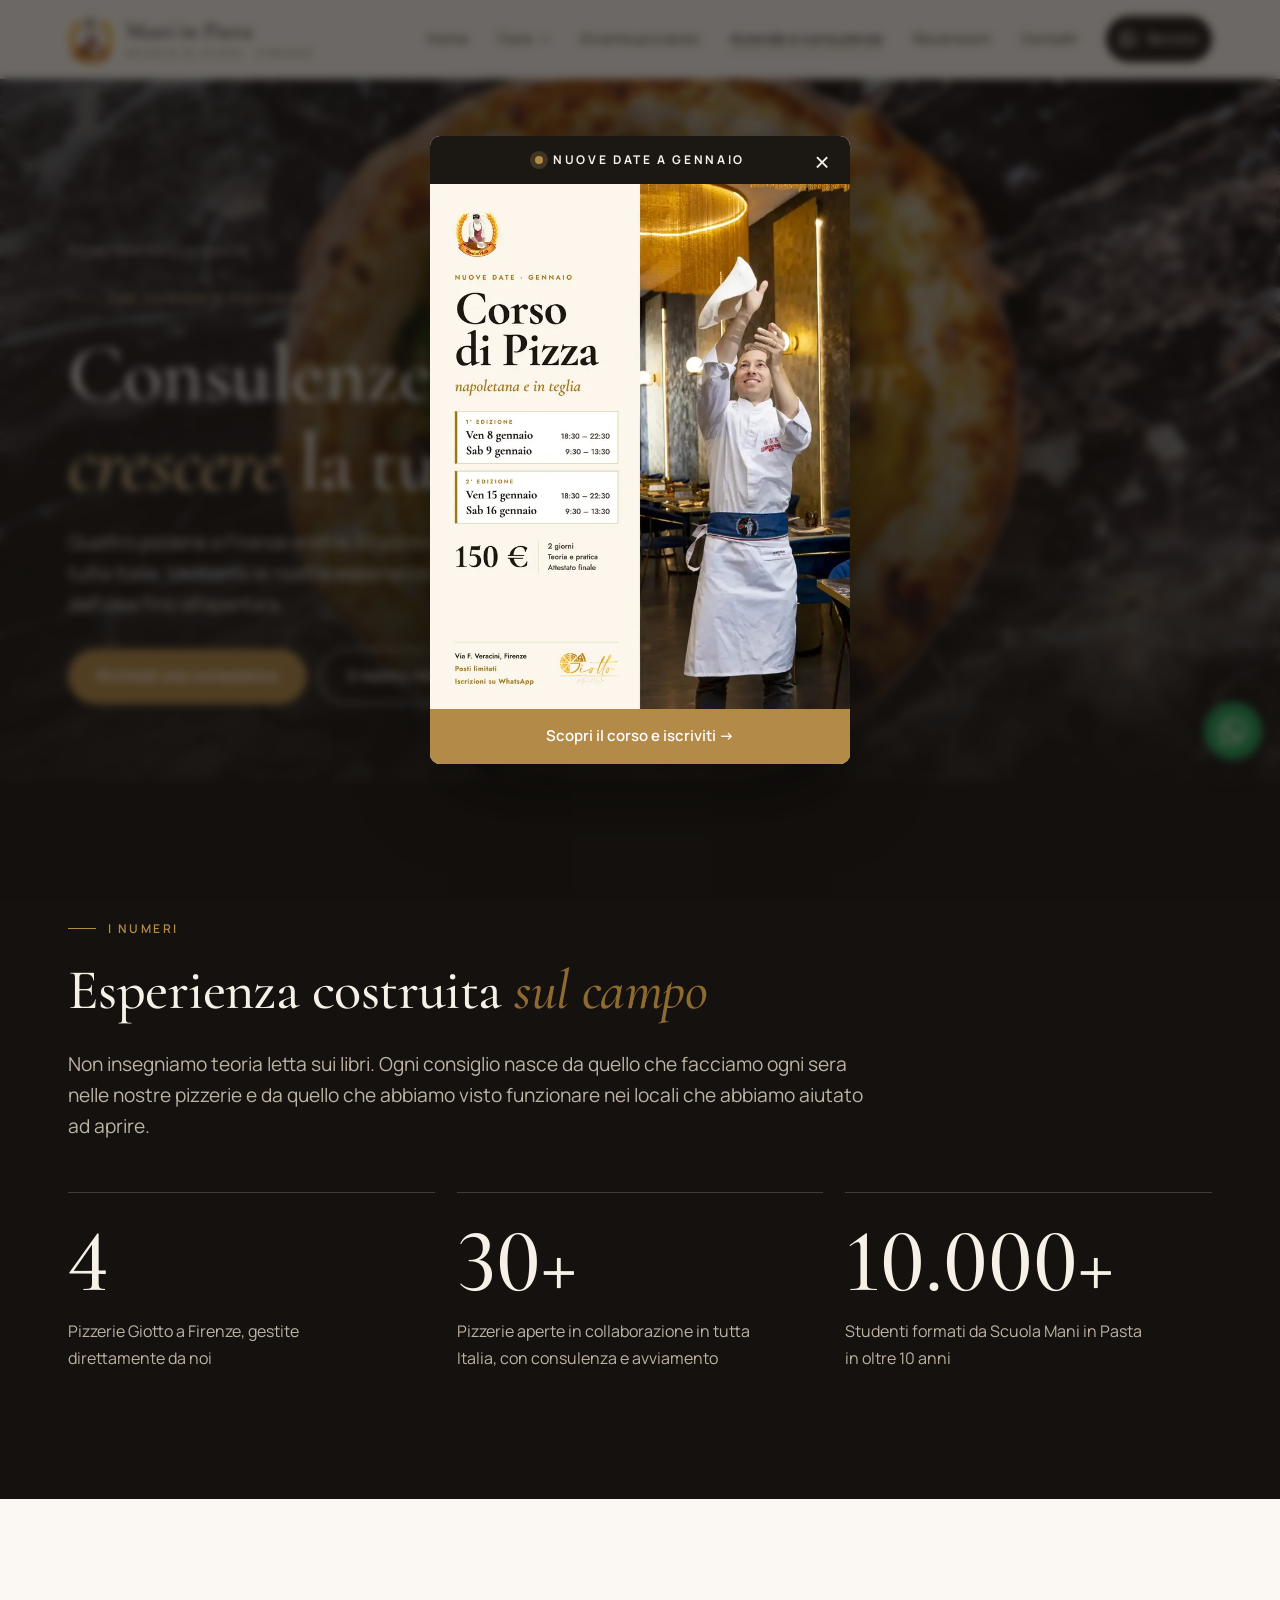
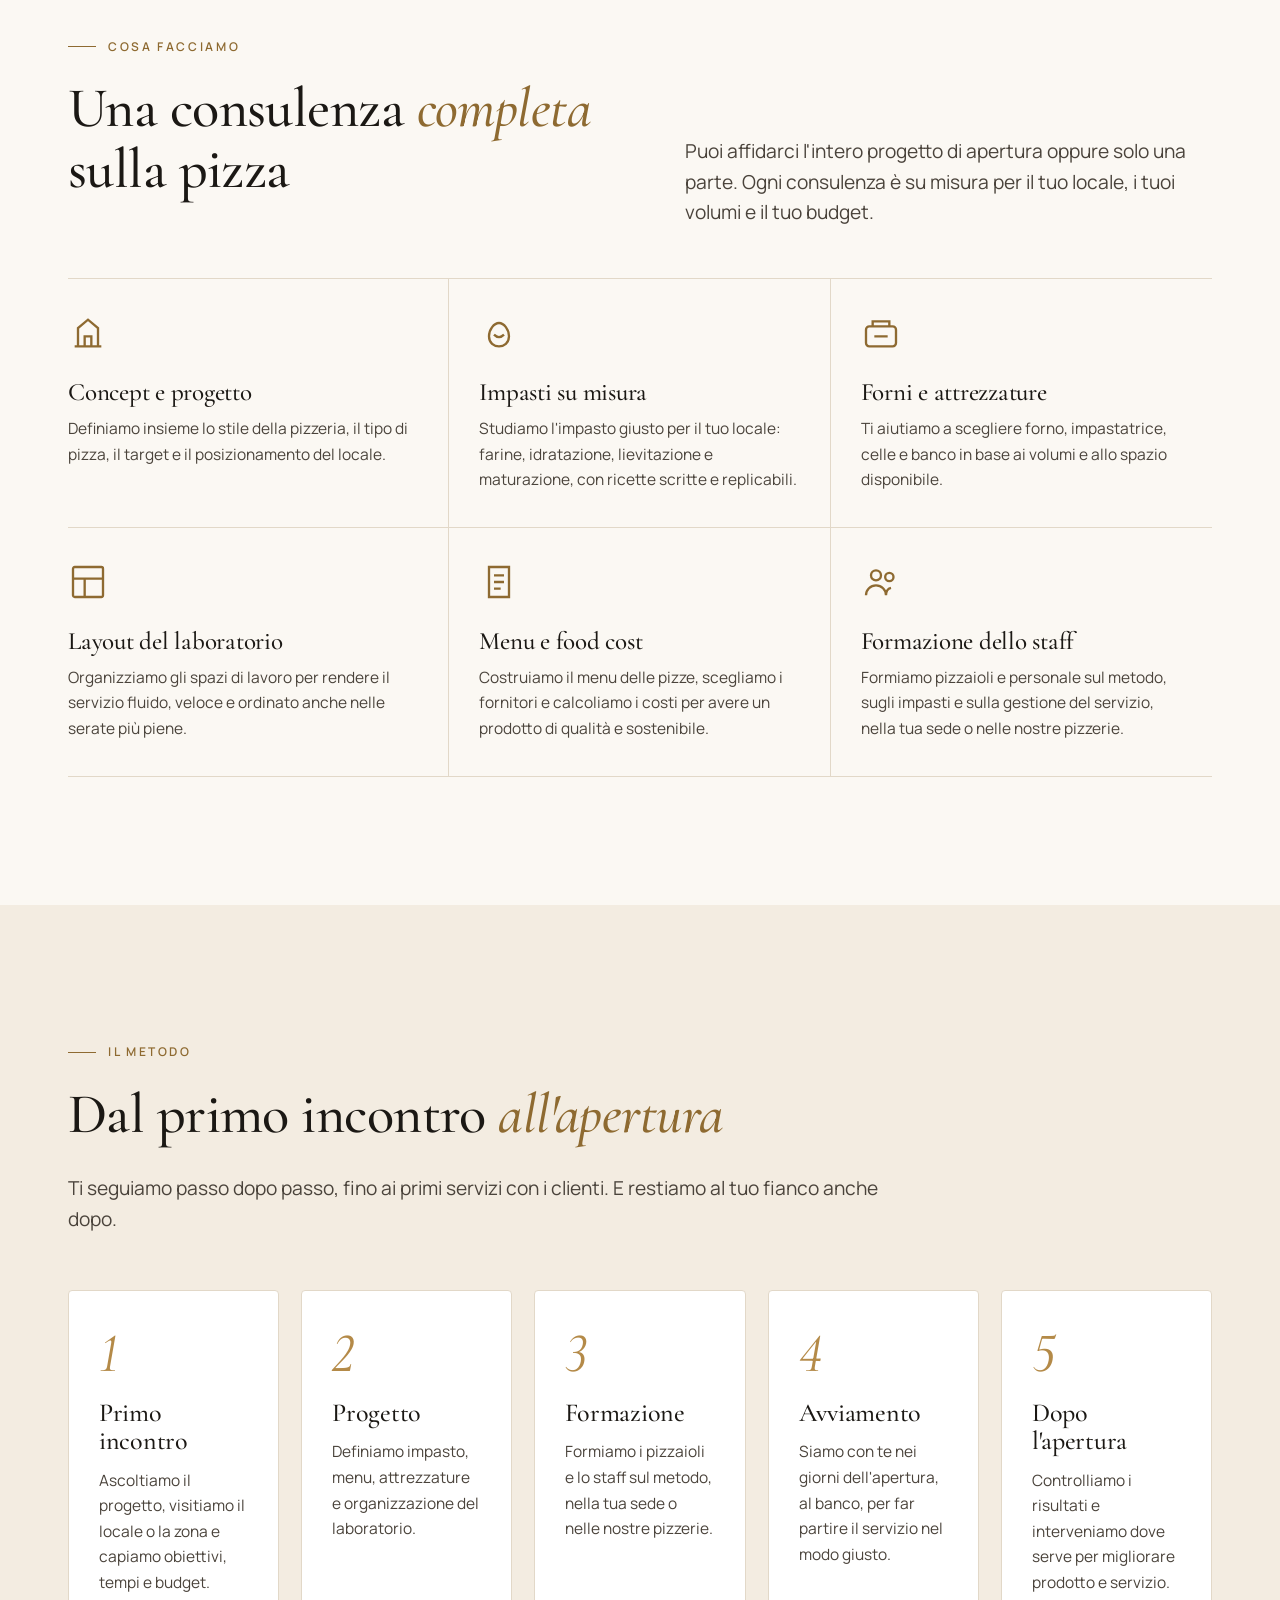
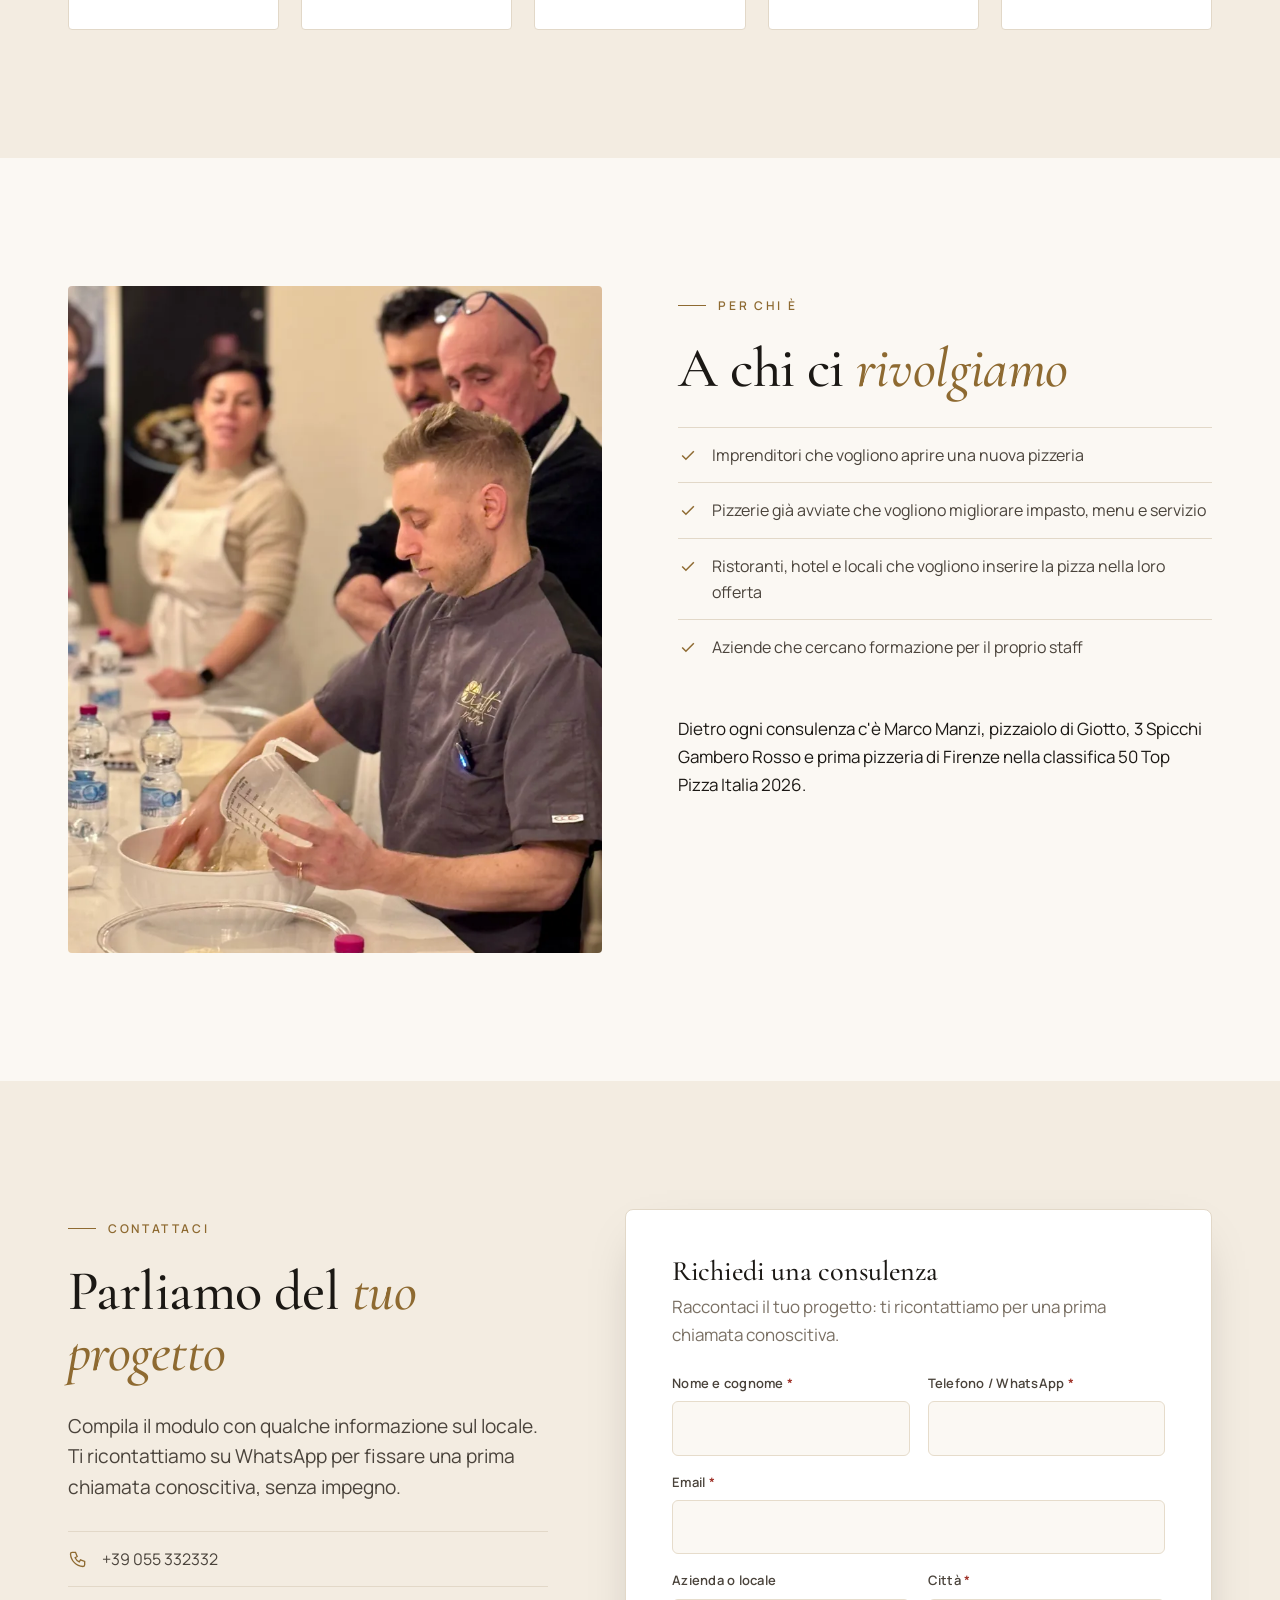
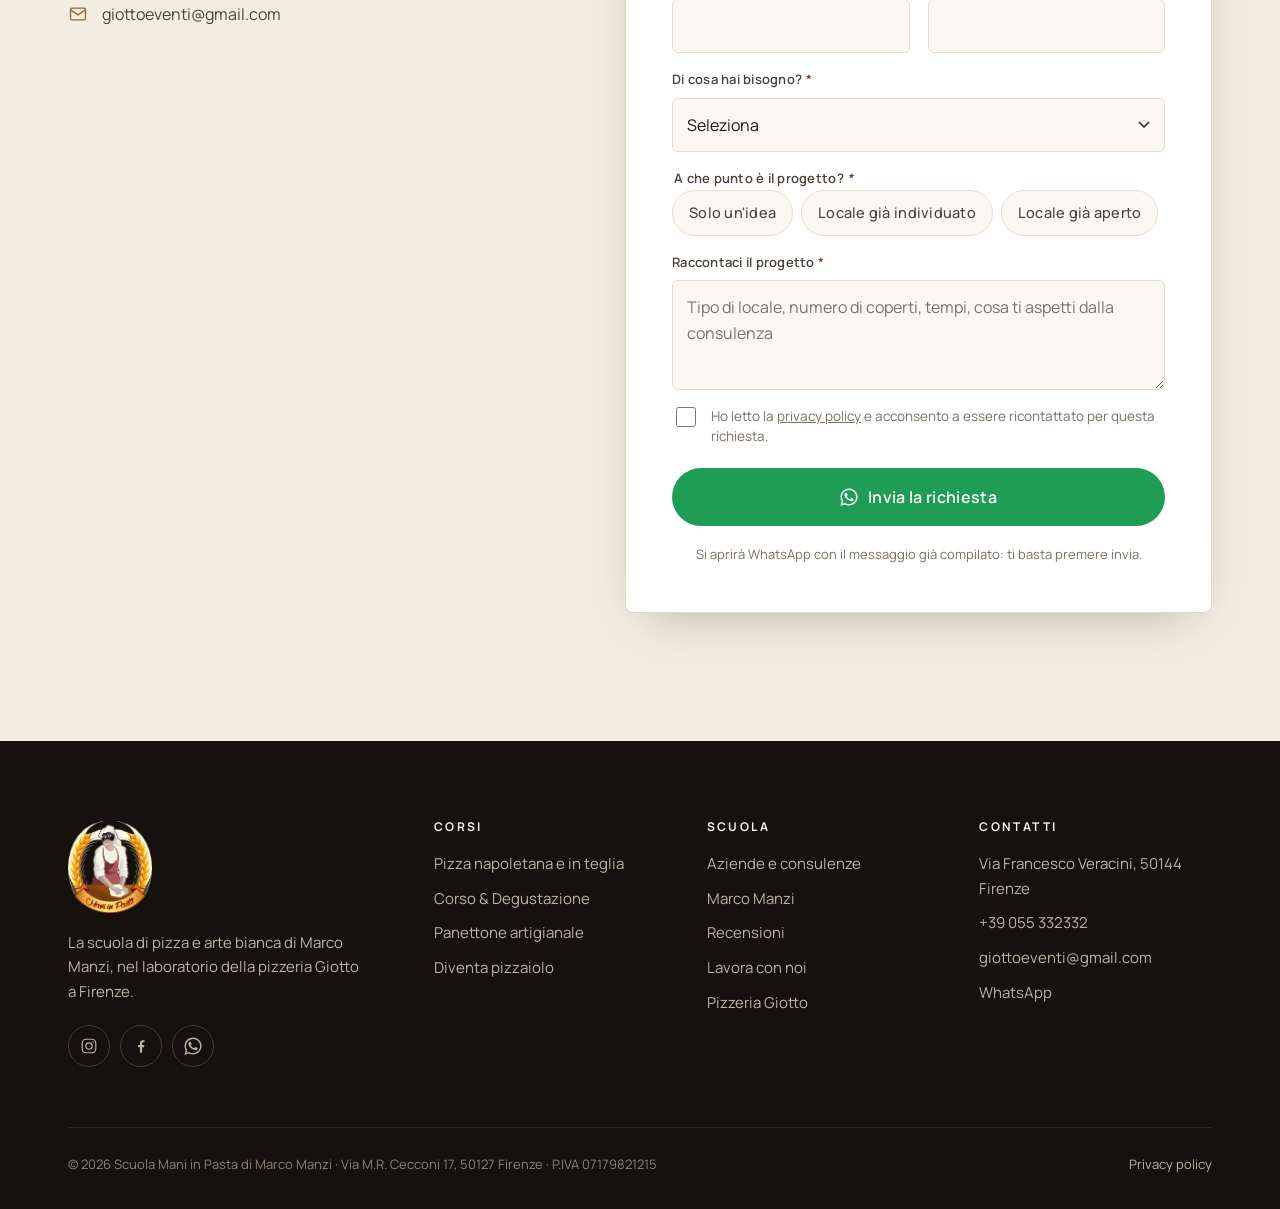
<file: consulenze-aziende.html>
<!doctype html>
<html lang="it">
<head>
<meta charset="utf-8">
<meta name="viewport" content="width=device-width, initial-scale=1, viewport-fit=cover">
<title>Consulenze per pizzerie e aziende · Scuola Mani in Pasta</title>
<meta name="description" content="Consulenze sulla pizza per aziende e pizzerie: apertura, avviamento, impasti, menu, attrezzature e formazione staff. 4 pizzerie a Firenze e oltre 30 pizzerie aperte in Italia.">
<link rel="canonical" href="https://www.scuolamaniinpasta.com/consulenze-aziende">
<meta name="theme-color" content="#FBF8F3">
<meta property="og:type" content="website">
<meta property="og:locale" content="it_IT">
<meta property="og:site_name" content="Scuola Mani in Pasta">
<meta property="og:title" content="Consulenze per pizzerie e aziende · Scuola Mani in Pasta">
<meta property="og:description" content="Consulenze sulla pizza per aziende e pizzerie: apertura, avviamento, impasti, menu, attrezzature e formazione staff. 4 pizzerie a Firenze e oltre 30 pizzerie aperte in Italia.">
<meta property="og:url" content="https://www.scuolamaniinpasta.com/consulenze-aziende">
<meta property="og:image" content="https://www.scuolamaniinpasta.com/img/og.jpg">
<meta name="twitter:card" content="summary_large_image">
<link rel="icon" type="image/png" href="img/favicon-192.png">
<link rel="apple-touch-icon" href="img/apple-touch-icon.png">
<link rel="preconnect" href="https://fonts.googleapis.com">
<link rel="preconnect" href="https://fonts.gstatic.com" crossorigin>
<link href="https://fonts.googleapis.com/css2?family=Cormorant+Garamond:ital,wght@0,500;0,600;1,500&family=Manrope:wght@400;500;600;700&display=swap" rel="stylesheet">
<link rel="stylesheet" href="assets/styles.css?v=20261027b">
<script type="application/ld+json">{"@context": "https://schema.org", "@type": "ProfessionalService", "name": "Scuola Mani in Pasta · Consulenze per pizzerie", "url": "https://www.scuolamaniinpasta.com", "logo": "https://www.scuolamaniinpasta.com/img/logo-400.png", "email": "giottoeventi@gmail.com", "telephone": "+39 055 332332", "address": {"@type": "PostalAddress", "streetAddress": "Via Francesco Veracini", "postalCode": "50144", "addressLocality": "Firenze", "addressCountry": "IT"}, "founder": {"@type": "Person", "name": "Marco Manzi"}, "sameAs": ["https://www.instagram.com/marcomanzigiotto/", "https://www.facebook.com/ScuolaManiinPasta"]}</script>
<script src="https://dati-marcomanzi.netlify.app/conta.js" defer></script>
</head>
<body>
<a class="sr-only" href="#main">Vai al contenuto</a>
<header class="site-header">
 <div class="container header-inner">
  <a class="brand" href="index.html" aria-label="Scuola Mani in Pasta, home"><img src="img/logo-400.webp" width="366" height="400" alt="Logo Scuola Mani in Pasta"><span class="brand-name">Mani in Pasta<small>Scuola di pizza · Firenze</small></span></a>
  <nav class="nav" aria-label="Menu principale">
   <a href="index.html">Home</a>
   <div class="nav-dd"><button type="button" aria-expanded="false">Corsi <svg viewBox="0 0 10 10" fill="none" stroke="currentColor" stroke-width="1.5" aria-hidden="true"><path d="m1 3 4 4 4-4"/></svg></button><div class="dd"><a href="corso-pizza-napoletana-e-in-teglia.html">Pizza napoletana e in teglia<span>Corso base in due giorni</span></a><a href="corso-degustazione-pizza.html">Corso &amp; Degustazione<span>Team building e gruppi privati</span></a><a href="corso-panettone.html">Panettone artigianale<span>Lievito madre e grandi lievitati</span></a></div></div>
   <a href="diventa-pizzaiolo.html">Diventa pizzaiolo</a>
   <a href="consulenze-aziende.html" aria-current="page">Aziende e consulenze</a>
   <a href="index.html#recensioni">Recensioni</a>
   <a href="index.html#contatti">Contatti</a>
   <a class="btn btn-dark header-cta" href="https://wa.me/message/5WP3QA3OBPK4P1" target="_blank" rel="noopener"><svg viewBox="0 0 24 24" fill="currentColor" aria-hidden="true"><path d="M17.47 14.38c-.3-.15-1.75-.86-2.02-.96-.27-.1-.47-.15-.67.15-.2.3-.77.96-.94 1.16-.17.2-.35.22-.64.07-.3-.15-1.25-.46-2.38-1.47-.88-.79-1.47-1.76-1.65-2.06-.17-.3-.02-.46.13-.6.13-.14.3-.35.45-.52.15-.18.2-.3.3-.5.1-.2.05-.38-.03-.53-.07-.15-.67-1.6-.92-2.2-.24-.58-.49-.5-.67-.5h-.57c-.2 0-.52.07-.8.37-.27.3-1.04 1.02-1.04 2.48s1.07 2.88 1.21 3.08c.15.2 2.1 3.2 5.08 4.48.71.31 1.26.49 1.7.63.71.22 1.36.19 1.87.12.57-.09 1.75-.72 2-1.41.25-.7.25-1.29.17-1.41-.07-.13-.27-.2-.57-.35M12.04 21.5h-.01a9.4 9.4 0 0 1-4.8-1.32l-.34-.2-3.57.94.95-3.48-.22-.36a9.4 9.4 0 0 1-1.44-5.02c0-5.2 4.24-9.43 9.44-9.43a9.38 9.38 0 0 1 9.43 9.44c0 5.2-4.24 9.43-9.44 9.43m8.03-17.46A11.27 11.27 0 0 0 12.04.72C5.78.72.68 5.82.68 12.08c0 2 .52 3.96 1.52 5.68L.58 23.65l6.03-1.58a11.33 11.33 0 0 0 5.43 1.38h.01c6.26 0 11.36-5.1 11.36-11.36 0-3.04-1.18-5.89-3.33-8.04"/></svg> Scrivici</a>
  </nav>
  <button class="burger" type="button" aria-label="Apri il menu" aria-expanded="false" aria-controls="mobile-menu"><span></span><span></span><span></span></button>
 </div>
</header>
<div class="mobile-menu" id="mobile-menu">
 <a href="index.html">Home</a>
 <div class="mm-label">I corsi</div>
 <a href="corso-pizza-napoletana-e-in-teglia.html">Pizza napoletana e in teglia</a><a href="corso-degustazione-pizza.html">Corso &amp; Degustazione</a><a href="corso-panettone.html">Panettone artigianale</a>
 <div class="mm-label">Per professionisti</div>
 <a href="diventa-pizzaiolo.html">Diventa pizzaiolo</a>
 <a href="consulenze-aziende.html">Aziende e consulenze</a>
 <div class="mm-label">La scuola</div>
 <a href="index.html#recensioni">Recensioni</a>
 <a href="index.html#contatti">Contatti</a>
 <a class="btn btn-wa" href="https://wa.me/message/5WP3QA3OBPK4P1" target="_blank" rel="noopener"><svg viewBox="0 0 24 24" fill="currentColor" aria-hidden="true"><path d="M17.47 14.38c-.3-.15-1.75-.86-2.02-.96-.27-.1-.47-.15-.67.15-.2.3-.77.96-.94 1.16-.17.2-.35.22-.64.07-.3-.15-1.25-.46-2.38-1.47-.88-.79-1.47-1.76-1.65-2.06-.17-.3-.02-.46.13-.6.13-.14.3-.35.45-.52.15-.18.2-.3.3-.5.1-.2.05-.38-.03-.53-.07-.15-.67-1.6-.92-2.2-.24-.58-.49-.5-.67-.5h-.57c-.2 0-.52.07-.8.37-.27.3-1.04 1.02-1.04 2.48s1.07 2.88 1.21 3.08c.15.2 2.1 3.2 5.08 4.48.71.31 1.26.49 1.7.63.71.22 1.36.19 1.87.12.57-.09 1.75-.72 2-1.41.25-.7.25-1.29.17-1.41-.07-.13-.27-.2-.57-.35M12.04 21.5h-.01a9.4 9.4 0 0 1-4.8-1.32l-.34-.2-3.57.94.95-3.48-.22-.36a9.4 9.4 0 0 1-1.44-5.02c0-5.2 4.24-9.43 9.44-9.43a9.38 9.38 0 0 1 9.43 9.44c0 5.2-4.24 9.43-9.44 9.43m8.03-17.46A11.27 11.27 0 0 0 12.04.72C5.78.72.68 5.82.68 12.08c0 2 .52 3.96 1.52 5.68L.58 23.65l6.03-1.58a11.33 11.33 0 0 0 5.43 1.38h.01c6.26 0 11.36-5.1 11.36-11.36 0-3.04-1.18-5.89-3.33-8.04"/></svg> Scrivici su WhatsApp</a>
</div>
<main id="main">

<section class="page-hero">
 <img src="img/pizza-gourmet-sm.webp" srcset="img/pizza-gourmet-sm.webp 800w, img/pizza-gourmet-lg.webp 1800w" sizes="100vw" width="800" height="533" alt="Pizza gourmet di Giotto su marmo" loading="eager" fetchpriority="high" decoding="async">
 <div class="container">
  <div class="crumbs"><a href="index.html">Home</a> / Aziende e consulenze</div>
  <span class="eyebrow">Per aziende e pizzerie</span>
  <h1>Consulenze per aprire <em>e far crescere</em> la tua pizzeria</h1>
  <p class="lead">Quattro pizzerie a Firenze e oltre 30 pizzerie aperte in collaborazione in tutta Italia. Mettiamo la nostra esperienza al servizio del tuo progetto, dall'idea fino all'apertura.</p>
  <div class="btn-row"><a class="btn btn-gold" href="#richiesta">Richiedi una consulenza</a><a class="btn btn-line" href="#metodo">Il nostro metodo</a></div>
 </div>
</section>

<section class="section bg-night">
 <div class="container">
  <div class="narrow">
   <span class="eyebrow">I numeri</span>
   <h2>Esperienza costruita <em>sul campo</em></h2>
   <p class="lead">Non insegniamo teoria letta sui libri. Ogni consiglio nasce da quello che facciamo ogni sera nelle nostre pizzerie e da quello che abbiamo visto funzionare nei locali che abbiamo aiutato ad aprire.</p>
  </div>
  <div class="bignums">
   <div class="bignum reveal"><b>4</b><span>Pizzerie Giotto a Firenze, gestite direttamente da noi</span></div>
   <div class="bignum reveal"><b>30+</b><span>Pizzerie aperte in collaborazione in tutta Italia, con consulenza e avviamento</span></div>
   <div class="bignum reveal"><b>10.000+</b><span>Studenti formati da Scuola Mani in Pasta in oltre 10 anni</span></div>
  </div>
 </div>
</section>

<section class="section">
 <div class="container">
  <div class="split" style="align-items:end">
   <div><span class="eyebrow">Cosa facciamo</span><h2>Una consulenza <em>completa</em> sulla pizza</h2></div>
   <p class="lead mb-0">Puoi affidarci l'intero progetto di apertura oppure solo una parte. Ogni consulenza è su misura per il tuo locale, i tuoi volumi e il tuo budget.</p>
  </div>
  <div class="services"><div class="service reveal"><svg class="ico" viewBox="0 0 24 24" fill="none" stroke="currentColor" stroke-width="1.4" aria-hidden="true"><path d="M4 20h16M6 20V9l6-5 6 5v11M10 20v-6h4v6"/></svg><h3>Concept e progetto</h3><p>Definiamo insieme lo stile della pizzeria, il tipo di pizza, il target e il posizionamento del locale.</p></div><div class="service reveal"><svg class="ico" viewBox="0 0 24 24" fill="none" stroke="currentColor" stroke-width="1.4" aria-hidden="true"><path d="M6 14c0-4 3-8 6-8s6 4 6 8-3 6-6 6-6-2-6-6z"/><path d="M9 13c1 1 2 1.5 3 1.5s2-.5 3-1.5"/></svg><h3>Impasti su misura</h3><p>Studiamo l'impasto giusto per il tuo locale: farine, idratazione, lievitazione e maturazione, con ricette scritte e replicabili.</p></div><div class="service reveal"><svg class="ico" viewBox="0 0 24 24" fill="none" stroke="currentColor" stroke-width="1.4" aria-hidden="true"><rect x="3" y="8" width="18" height="12" rx="2"/><path d="M7 8V5h10v3M8 14h8"/></svg><h3>Forni e attrezzature</h3><p>Ti aiutiamo a scegliere forno, impastatrice, celle e banco in base ai volumi e allo spazio disponibile.</p></div><div class="service reveal"><svg class="ico" viewBox="0 0 24 24" fill="none" stroke="currentColor" stroke-width="1.4" aria-hidden="true"><rect x="3" y="3" width="18" height="18" rx="1"/><path d="M3 10h18M10 10v11"/></svg><h3>Layout del laboratorio</h3><p>Organizziamo gli spazi di lavoro per rendere il servizio fluido, veloce e ordinato anche nelle serate più piene.</p></div><div class="service reveal"><svg class="ico" viewBox="0 0 24 24" fill="none" stroke="currentColor" stroke-width="1.4" aria-hidden="true"><path d="M6 3h12v18H6z"/><path d="M9 8h6M9 12h6M9 16h4"/></svg><h3>Menu e food cost</h3><p>Costruiamo il menu delle pizze, scegliamo i fornitori e calcoliamo i costi per avere un prodotto di qualità e sostenibile.</p></div><div class="service reveal"><svg class="ico" viewBox="0 0 24 24" fill="none" stroke="currentColor" stroke-width="1.4" aria-hidden="true"><circle cx="9" cy="8" r="3"/><circle cx="17" cy="9" r="2.5"/><path d="M3 20c0-3.3 2.7-6 6-6s6 2.7 6 6M15 20c0-2.2 1-4 3-4.5"/></svg><h3>Formazione dello staff</h3><p>Formiamo pizzaioli e personale sul metodo, sugli impasti e sulla gestione del servizio, nella tua sede o nelle nostre pizzerie.</p></div></div>
 </div>
</section>

<section class="section bg-cream" id="metodo">
 <div class="container">
  <div class="narrow">
   <span class="eyebrow">Il metodo</span>
   <h2>Dal primo incontro <em>all'apertura</em></h2>
   <p class="lead">Ti seguiamo passo dopo passo, fino ai primi servizi con i clienti. E restiamo al tuo fianco anche dopo.</p>
  </div>
  <div class="steps five">
   <div class="step reveal"><span class="n">1</span><h3>Primo incontro</h3><p>Ascoltiamo il progetto, visitiamo il locale o la zona e capiamo obiettivi, tempi e budget.</p></div>
   <div class="step reveal"><span class="n">2</span><h3>Progetto</h3><p>Definiamo impasto, menu, attrezzature e organizzazione del laboratorio.</p></div>
   <div class="step reveal"><span class="n">3</span><h3>Formazione</h3><p>Formiamo i pizzaioli e lo staff sul metodo, nella tua sede o nelle nostre pizzerie.</p></div>
   <div class="step reveal"><span class="n">4</span><h3>Avviamento</h3><p>Siamo con te nei giorni dell'apertura, al banco, per far partire il servizio nel modo giusto.</p></div>
   <div class="step reveal"><span class="n">5</span><h3>Dopo l'apertura</h3><p>Controlliamo i risultati e interveniamo dove serve per migliorare prodotto e servizio.</p></div>
  </div>
 </div>
</section>

<section class="section">
 <div class="container grid-2">
  <div class="reveal"><img src="img/marco-spiega-sm.webp" srcset="img/marco-spiega-sm.webp 800w, img/marco-spiega-lg.webp 1440w" sizes="(max-width:900px) 100vw, 560px" width="800" height="1067" alt="Marco Manzi forma un gruppo di pizzaioli" loading="lazy" decoding="async" class="img-cover ratio-45"></div>
  <div class="reveal">
   <span class="eyebrow">Per chi è</span>
   <h2>A chi ci <em>rivolgiamo</em></h2>
   <ul class="side-list">
    <li><svg viewBox="0 0 24 24" fill="none" stroke="currentColor" stroke-width="1.8" aria-hidden="true"><path d="m5 12.5 4.5 4.5L19 7.5"/></svg><span>Imprenditori che vogliono aprire una nuova pizzeria</span></li>
    <li><svg viewBox="0 0 24 24" fill="none" stroke="currentColor" stroke-width="1.8" aria-hidden="true"><path d="m5 12.5 4.5 4.5L19 7.5"/></svg><span>Pizzerie già avviate che vogliono migliorare impasto, menu e servizio</span></li>
    <li><svg viewBox="0 0 24 24" fill="none" stroke="currentColor" stroke-width="1.8" aria-hidden="true"><path d="m5 12.5 4.5 4.5L19 7.5"/></svg><span>Ristoranti, hotel e locali che vogliono inserire la pizza nella loro offerta</span></li>
    <li><svg viewBox="0 0 24 24" fill="none" stroke="currentColor" stroke-width="1.8" aria-hidden="true"><path d="m5 12.5 4.5 4.5L19 7.5"/></svg><span>Aziende che cercano formazione per il proprio staff</span></li>
   </ul>
   <p class="mt-40">Dietro ogni consulenza c'è Marco Manzi, pizzaiolo di Giotto, 3 Spicchi Gambero Rosso e prima pizzeria di Firenze nella classifica 50 Top Pizza Italia 2026.</p>
  </div>
 </div>
</section>

<section class="section bg-cream" id="richiesta">
 <div class="container form-wrap">
  <div class="reveal sticky">
   <span class="eyebrow">Contattaci</span>
   <h2>Parliamo del <em>tuo progetto</em></h2>
   <p class="lead">Compila il modulo con qualche informazione sul locale. Ti ricontattiamo su WhatsApp per fissare una prima chiamata conoscitiva, senza impegno.</p>
   <ul class="side-list">
    <li><svg viewBox="0 0 24 24" fill="none" stroke="currentColor" stroke-width="1.6" aria-hidden="true"><path d="M5 4h4l2 5-2.5 1.5a11 11 0 0 0 5 5L15 13l5 2v4a2 2 0 0 1-2 2A16 16 0 0 1 3 6a2 2 0 0 1 2-2"/></svg><a href="tel:+39055332332" style="text-decoration:none">+39 055 332332</a></li>
    <li><svg viewBox="0 0 24 24" fill="none" stroke="currentColor" stroke-width="1.6" aria-hidden="true"><rect x="3" y="5" width="18" height="14" rx="2"/><path d="m3 7 9 6 9-6"/></svg><a href="mailto:giottoeventi@gmail.com" style="text-decoration:none">giottoeventi@gmail.com</a></li>
   </ul>
  </div>
  <div class="reveal"><div class="form-card">
 <h3>Richiedi una consulenza</h3>
 <p class="muted mb-0">Raccontaci il tuo progetto: ti ricontattiamo per una prima chiamata conoscitiva.</p>
 <form class="js-wa-form" name="consulenza-aziende" data-title="Richiesta consulenza pizzeria / azienda" action="/">
  <input type="hidden" name="form-name" value="consulenza-aziende">
  <p class="hp"><label>Non compilare <input name="bot-field" tabindex="-1" autocomplete="off"></label></p>
  <div class="form-grid">
   <div class="field"><label for="az-nome">Nome e cognome <i>*</i></label><input id="az-nome" name="nome" type="text" data-label="Nome e cognome" required autocomplete="name"><span class="err">Campo obbligatorio</span></div><div class="field"><label for="az-telefono">Telefono / WhatsApp <i>*</i></label><input id="az-telefono" name="telefono" type="tel" data-label="Telefono / WhatsApp" required autocomplete="tel" inputmode="tel"><span class="err">Inserisci un numero di telefono valido</span></div><div class="field full"><label for="az-email">Email <i>*</i></label><input id="az-email" name="email" type="email" data-label="Email" required autocomplete="email"><span class="err">Inserisci un indirizzo email valido</span></div><div class="field"><label for="az-azienda">Azienda o locale</label><input id="az-azienda" name="azienda" type="text" data-label="Azienda o locale" autocomplete="organization"><span class="err">Campo obbligatorio</span></div><div class="field"><label for="az-citta">Città <i>*</i></label><input id="az-citta" name="citta" type="text" data-label="Città" required autocomplete="address-level2"><span class="err">Campo obbligatorio</span></div><div class="field full"><label for="az-richiesta">Di cosa hai bisogno? <i>*</i></label><select id="az-richiesta" name="richiesta" data-label="Di cosa hai bisogno?" required><option value="">Seleziona</option><option>Aprire una nuova pizzeria</option><option>Migliorare una pizzeria esistente</option><option>Formazione dello staff</option><option>Impasti e menu</option><option>Scelta di forno e attrezzature</option><option>Altro</option></select><span class="err">Seleziona un'opzione</span></div><fieldset class="field full" style="border:0;padding:0;margin:0"><legend>A che punto è il progetto? <i>*</i></legend><div class="radios"><label><input type="radio" name="fase" value="Solo un'idea" data-label="A che punto è il progetto?" required><span>Solo un'idea</span></label><label><input type="radio" name="fase" value="Locale già individuato" data-label="A che punto è il progetto?"><span>Locale già individuato</span></label><label><input type="radio" name="fase" value="Locale già aperto" data-label="A che punto è il progetto?"><span>Locale già aperto</span></label></div><span class="err">Seleziona un'opzione</span></fieldset><div class="field full"><label for="az-messaggio">Raccontaci il progetto <i>*</i></label><textarea id="az-messaggio" name="messaggio" data-label="Raccontaci il progetto" placeholder="Tipo di locale, numero di coperti, tempi, cosa ti aspetti dalla consulenza" required></textarea><span class="err">Campo obbligatorio</span></div>
   <label class="consent"><input type="checkbox" name="privacy" value="si" required> <span>Ho letto la <a href="privacy.html" target="_blank">privacy policy</a> e acconsento a essere ricontattato per questa richiesta.</span></label>
   <div class="form-submit"><button class="btn btn-wa" type="submit"><svg viewBox="0 0 24 24" fill="currentColor" aria-hidden="true"><path d="M17.47 14.38c-.3-.15-1.75-.86-2.02-.96-.27-.1-.47-.15-.67.15-.2.3-.77.96-.94 1.16-.17.2-.35.22-.64.07-.3-.15-1.25-.46-2.38-1.47-.88-.79-1.47-1.76-1.65-2.06-.17-.3-.02-.46.13-.6.13-.14.3-.35.45-.52.15-.18.2-.3.3-.5.1-.2.05-.38-.03-.53-.07-.15-.67-1.6-.92-2.2-.24-.58-.49-.5-.67-.5h-.57c-.2 0-.52.07-.8.37-.27.3-1.04 1.02-1.04 2.48s1.07 2.88 1.21 3.08c.15.2 2.1 3.2 5.08 4.48.71.31 1.26.49 1.7.63.71.22 1.36.19 1.87.12.57-.09 1.75-.72 2-1.41.25-.7.25-1.29.17-1.41-.07-.13-.27-.2-.57-.35M12.04 21.5h-.01a9.4 9.4 0 0 1-4.8-1.32l-.34-.2-3.57.94.95-3.48-.22-.36a9.4 9.4 0 0 1-1.44-5.02c0-5.2 4.24-9.43 9.44-9.43a9.38 9.38 0 0 1 9.43 9.44c0 5.2-4.24 9.43-9.44 9.43m8.03-17.46A11.27 11.27 0 0 0 12.04.72C5.78.72.68 5.82.68 12.08c0 2 .52 3.96 1.52 5.68L.58 23.65l6.03-1.58a11.33 11.33 0 0 0 5.43 1.38h.01c6.26 0 11.36-5.1 11.36-11.36 0-3.04-1.18-5.89-3.33-8.04"/></svg> Invia la richiesta</button></div>
   <p class="form-note">Si aprirà WhatsApp con il messaggio già compilato: ti basta premere invia.</p>
  </div>
 </form>
 <div class="form-success" role="status">
  <div class="ok"><svg viewBox="0 0 24 24" fill="none" stroke="currentColor" stroke-width="1.8" aria-hidden="true"><path d="m5 12.5 4.5 4.5L19 7.5"/></svg></div>
  <h3>Richiesta pronta</h3>
  <p>Abbiamo ricevuto i tuoi dati. Se WhatsApp non si è aperto, tocca il pulsante qui sotto per inviarci il messaggio.</p>
  <a class="btn btn-wa js-wa-again" href="https://wa.me/message/5WP3QA3OBPK4P1" target="_blank" rel="noopener"><svg viewBox="0 0 24 24" fill="currentColor" aria-hidden="true"><path d="M17.47 14.38c-.3-.15-1.75-.86-2.02-.96-.27-.1-.47-.15-.67.15-.2.3-.77.96-.94 1.16-.17.2-.35.22-.64.07-.3-.15-1.25-.46-2.38-1.47-.88-.79-1.47-1.76-1.65-2.06-.17-.3-.02-.46.13-.6.13-.14.3-.35.45-.52.15-.18.2-.3.3-.5.1-.2.05-.38-.03-.53-.07-.15-.67-1.6-.92-2.2-.24-.58-.49-.5-.67-.5h-.57c-.2 0-.52.07-.8.37-.27.3-1.04 1.02-1.04 2.48s1.07 2.88 1.21 3.08c.15.2 2.1 3.2 5.08 4.48.71.31 1.26.49 1.7.63.71.22 1.36.19 1.87.12.57-.09 1.75-.72 2-1.41.25-.7.25-1.29.17-1.41-.07-.13-.27-.2-.57-.35M12.04 21.5h-.01a9.4 9.4 0 0 1-4.8-1.32l-.34-.2-3.57.94.95-3.48-.22-.36a9.4 9.4 0 0 1-1.44-5.02c0-5.2 4.24-9.43 9.44-9.43a9.38 9.38 0 0 1 9.43 9.44c0 5.2-4.24 9.43-9.44 9.43m8.03-17.46A11.27 11.27 0 0 0 12.04.72C5.78.72.68 5.82.68 12.08c0 2 .52 3.96 1.52 5.68L.58 23.65l6.03-1.58a11.33 11.33 0 0 0 5.43 1.38h.01c6.26 0 11.36-5.1 11.36-11.36 0-3.04-1.18-5.89-3.33-8.04"/></svg> Apri WhatsApp</a>
 </div>
</div></div>
 </div>
</section>

</main>
<footer class="site-footer">
 <div class="container">
  <div class="foot-grid">
   <div class="foot-brand">
    <img src="img/logo-400.webp" width="366" height="400" alt="Logo Scuola Mani in Pasta" loading="lazy">
    <p>La scuola di pizza e arte bianca di Marco Manzi, nel laboratorio della pizzeria Giotto a Firenze.</p>
    <div class="socials">
     <a href="https://www.instagram.com/marcomanzigiotto/" target="_blank" rel="noopener" aria-label="Instagram"><svg viewBox="0 0 24 24" fill="none" stroke="currentColor" stroke-width="1.6" aria-hidden="true"><rect x="3" y="3" width="18" height="18" rx="5"/><circle cx="12" cy="12" r="4.2"/><circle cx="17.4" cy="6.6" r="1" fill="currentColor" stroke="none"/></svg></a>
     <a href="https://www.facebook.com/ScuolaManiinPasta" target="_blank" rel="noopener" aria-label="Facebook"><svg viewBox="0 0 24 24" fill="currentColor" aria-hidden="true"><path d="M13.5 21v-7.5h2.5l.4-3h-2.9V8.6c0-.86.25-1.46 1.5-1.46h1.55V4.47A21 21 0 0 0 14.3 4.3c-2.2 0-3.7 1.34-3.7 3.8v2.4H8.1v3h2.5V21h2.9z"/></svg></a>
     <a href="https://wa.me/message/5WP3QA3OBPK4P1" target="_blank" rel="noopener" aria-label="WhatsApp"><svg viewBox="0 0 24 24" fill="currentColor" aria-hidden="true"><path d="M17.47 14.38c-.3-.15-1.75-.86-2.02-.96-.27-.1-.47-.15-.67.15-.2.3-.77.96-.94 1.16-.17.2-.35.22-.64.07-.3-.15-1.25-.46-2.38-1.47-.88-.79-1.47-1.76-1.65-2.06-.17-.3-.02-.46.13-.6.13-.14.3-.35.45-.52.15-.18.2-.3.3-.5.1-.2.05-.38-.03-.53-.07-.15-.67-1.6-.92-2.2-.24-.58-.49-.5-.67-.5h-.57c-.2 0-.52.07-.8.37-.27.3-1.04 1.02-1.04 2.48s1.07 2.88 1.21 3.08c.15.2 2.1 3.2 5.08 4.48.71.31 1.26.49 1.7.63.71.22 1.36.19 1.87.12.57-.09 1.75-.72 2-1.41.25-.7.25-1.29.17-1.41-.07-.13-.27-.2-.57-.35M12.04 21.5h-.01a9.4 9.4 0 0 1-4.8-1.32l-.34-.2-3.57.94.95-3.48-.22-.36a9.4 9.4 0 0 1-1.44-5.02c0-5.2 4.24-9.43 9.44-9.43a9.38 9.38 0 0 1 9.43 9.44c0 5.2-4.24 9.43-9.44 9.43m8.03-17.46A11.27 11.27 0 0 0 12.04.72C5.78.72.68 5.82.68 12.08c0 2 .52 3.96 1.52 5.68L.58 23.65l6.03-1.58a11.33 11.33 0 0 0 5.43 1.38h.01c6.26 0 11.36-5.1 11.36-11.36 0-3.04-1.18-5.89-3.33-8.04"/></svg></a>
    </div>
   </div>
   <div>
    <h4>Corsi</h4>
    <ul>
     <li><a href="corso-pizza-napoletana-e-in-teglia.html">Pizza napoletana e in teglia</a></li>
     <li><a href="corso-degustazione-pizza.html">Corso &amp; Degustazione</a></li>
     <li><a href="corso-panettone.html">Panettone artigianale</a></li>
     <li><a href="diventa-pizzaiolo.html">Diventa pizzaiolo</a></li>
    </ul>
   </div>
   <div>
    <h4>Scuola</h4>
    <ul>
     <li><a href="consulenze-aziende.html">Aziende e consulenze</a></li>
     <li><a href="index.html#marco">Marco Manzi</a></li>
     <li><a href="index.html#recensioni">Recensioni</a></li>
     <li><a href="https://forms.gle/ZwpSqs5XPcLktTFg9" target="_blank" rel="noopener">Lavora con noi</a></li>
     <li><a href="https://www.pizzeriagiotto.it" target="_blank" rel="noopener">Pizzeria Giotto</a></li>
    </ul>
   </div>
   <div>
    <h4>Contatti</h4>
    <ul>
     <li>Via Francesco Veracini, 50144 Firenze</li>
     <li><a href="tel:+39055332332">+39 055 332332</a></li>
     <li><a href="mailto:giottoeventi@gmail.com">giottoeventi@gmail.com</a></li>
     <li><a href="https://wa.me/message/5WP3QA3OBPK4P1" target="_blank" rel="noopener">WhatsApp</a></li>
    </ul>
   </div>
  </div>
  <div class="foot-bottom">
   <span>© <span id="year">2026</span> Scuola Mani in Pasta di Marco Manzi · Via M.R. Cecconi 17, 50127 Firenze · P.IVA 07179821215</span>
   <span><a href="privacy.html">Privacy policy</a></span>
  </div>
 </div>
</footer>
<a class="wa-float" href="https://wa.me/message/5WP3QA3OBPK4P1" target="_blank" rel="noopener" aria-label="Scrivici su WhatsApp"><svg viewBox="0 0 24 24" fill="currentColor" aria-hidden="true"><path d="M17.47 14.38c-.3-.15-1.75-.86-2.02-.96-.27-.1-.47-.15-.67.15-.2.3-.77.96-.94 1.16-.17.2-.35.22-.64.07-.3-.15-1.25-.46-2.38-1.47-.88-.79-1.47-1.76-1.65-2.06-.17-.3-.02-.46.13-.6.13-.14.3-.35.45-.52.15-.18.2-.3.3-.5.1-.2.05-.38-.03-.53-.07-.15-.67-1.6-.92-2.2-.24-.58-.49-.5-.67-.5h-.57c-.2 0-.52.07-.8.37-.27.3-1.04 1.02-1.04 2.48s1.07 2.88 1.21 3.08c.15.2 2.1 3.2 5.08 4.48.71.31 1.26.49 1.7.63.71.22 1.36.19 1.87.12.57-.09 1.75-.72 2-1.41.25-.7.25-1.29.17-1.41-.07-.13-.27-.2-.57-.35M12.04 21.5h-.01a9.4 9.4 0 0 1-4.8-1.32l-.34-.2-3.57.94.95-3.48-.22-.36a9.4 9.4 0 0 1-1.44-5.02c0-5.2 4.24-9.43 9.44-9.43a9.38 9.38 0 0 1 9.43 9.44c0 5.2-4.24 9.43-9.44 9.43m8.03-17.46A11.27 11.27 0 0 0 12.04.72C5.78.72.68 5.82.68 12.08c0 2 .52 3.96 1.52 5.68L.58 23.65l6.03-1.58a11.33 11.33 0 0 0 5.43 1.38h.01c6.26 0 11.36-5.1 11.36-11.36 0-3.04-1.18-5.89-3.33-8.04"/></svg></a>
<script src="assets/main.js?v=20261027b" defer></script>
</body>
</html>
</file>
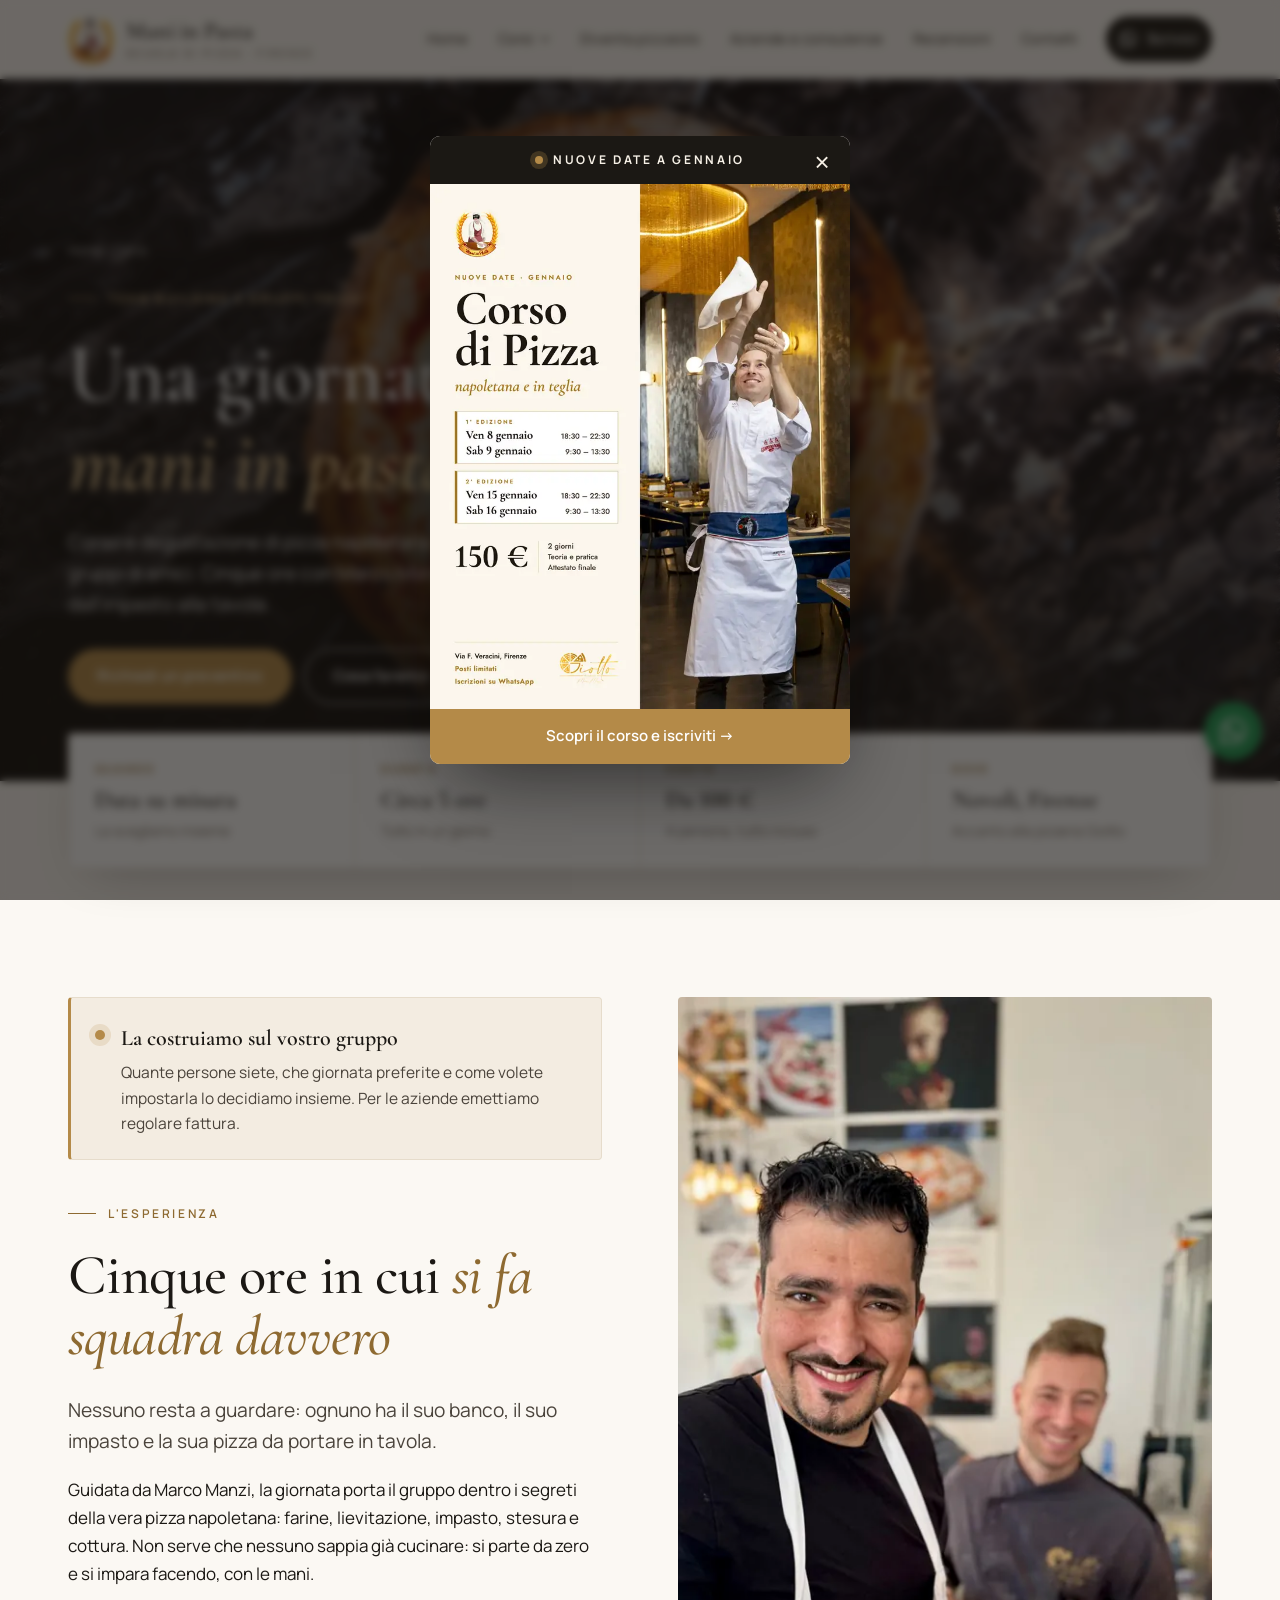
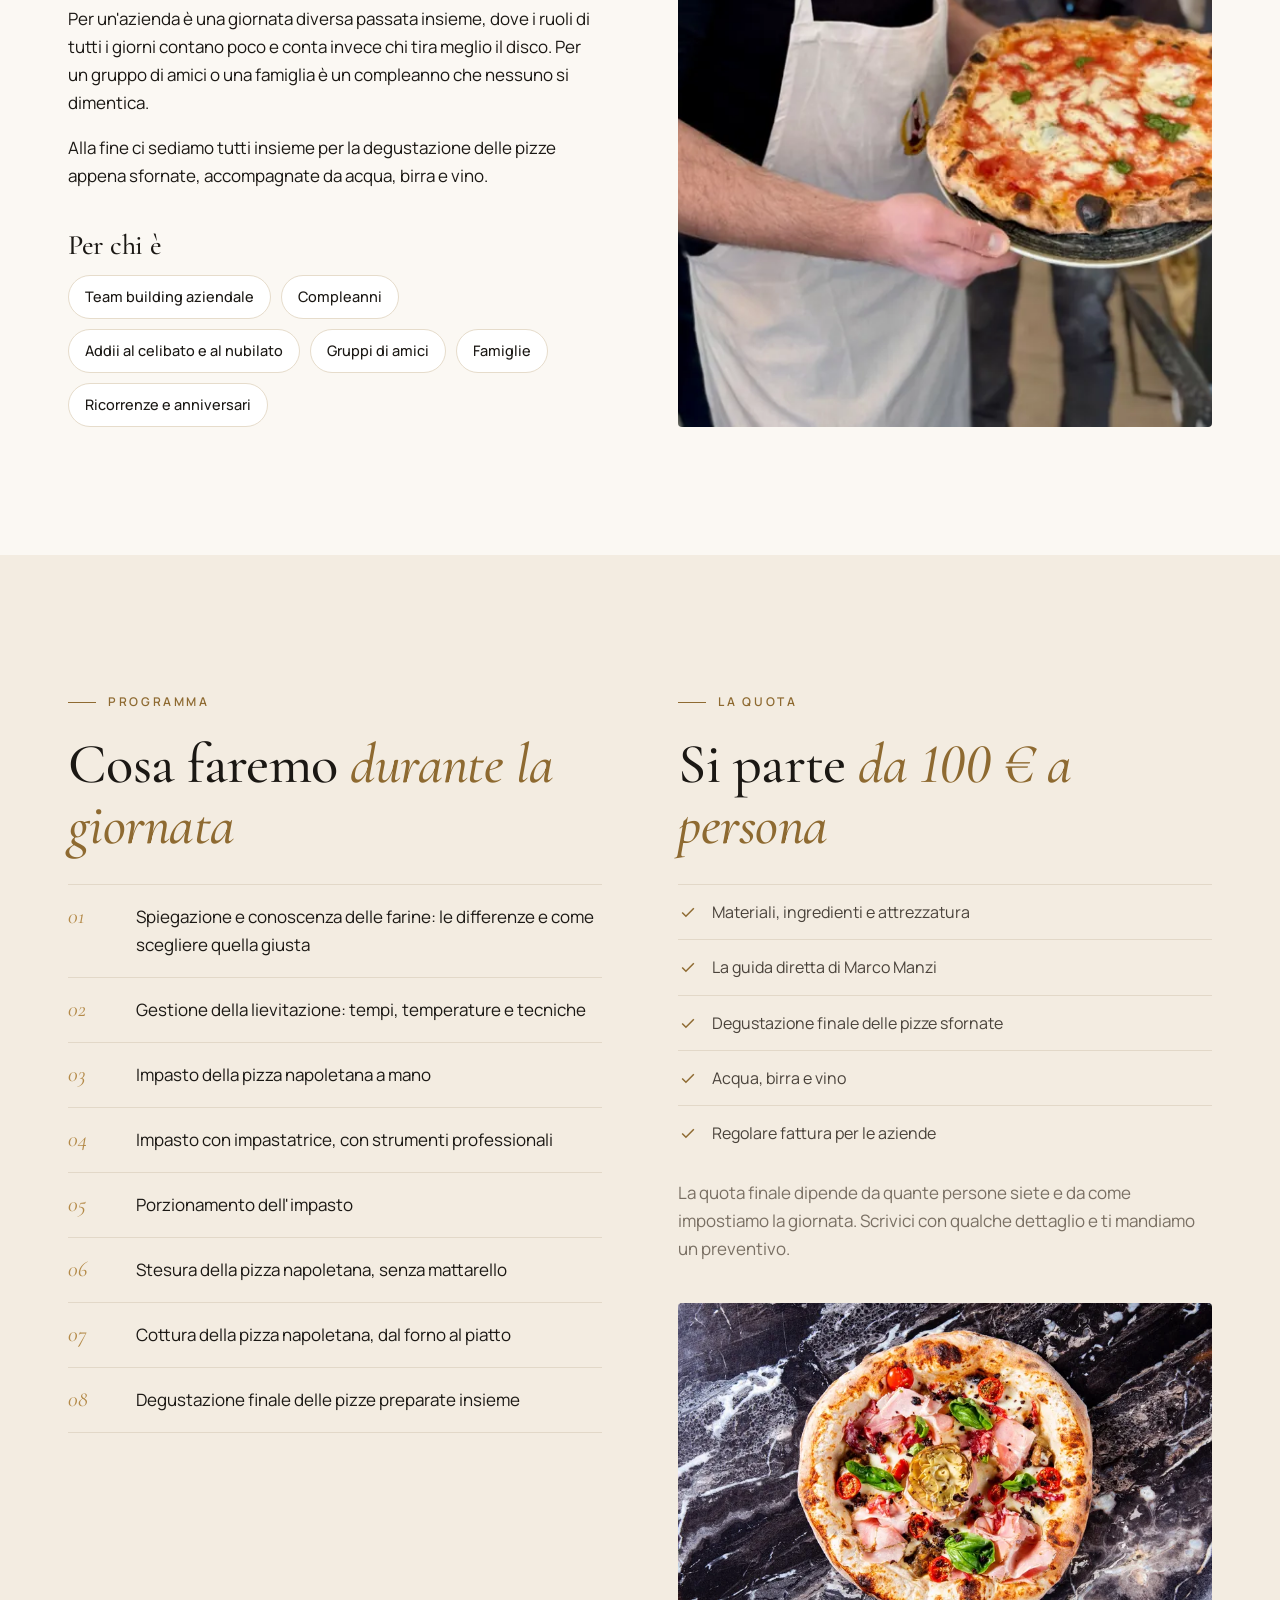
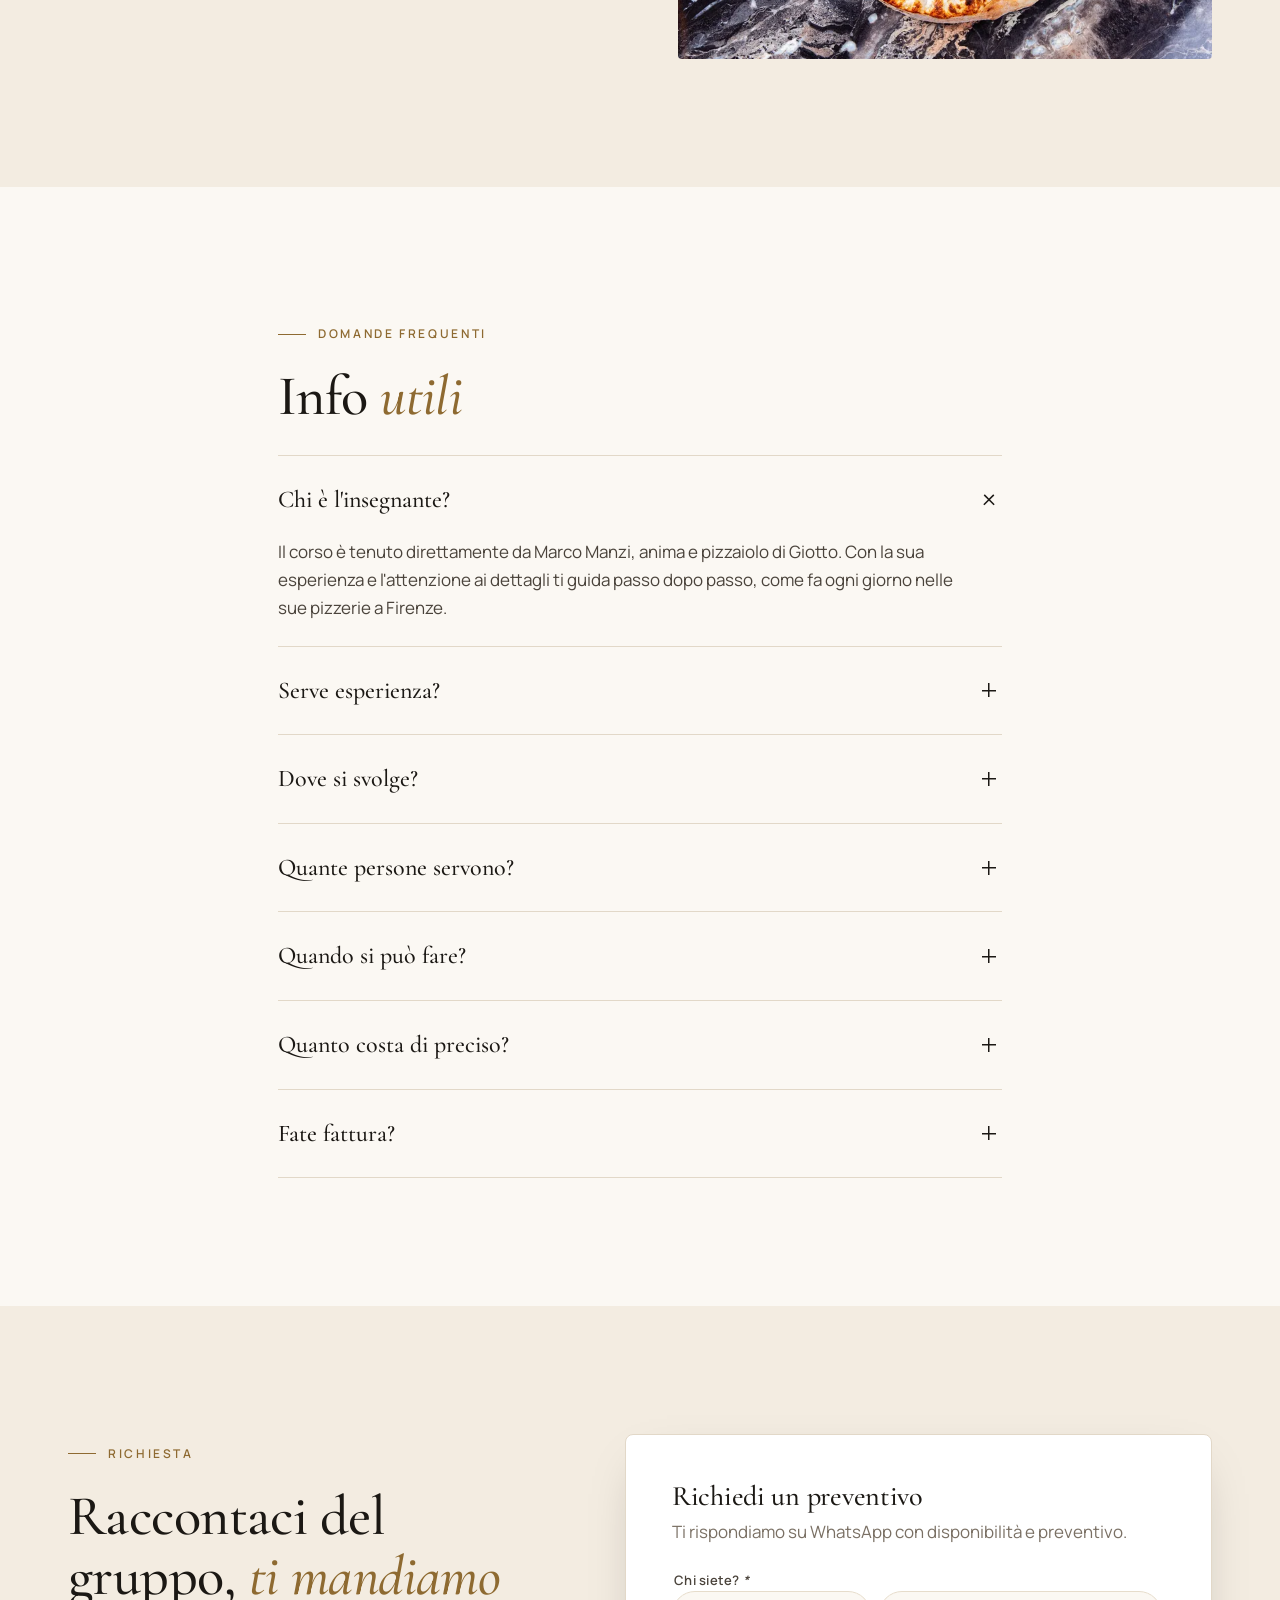
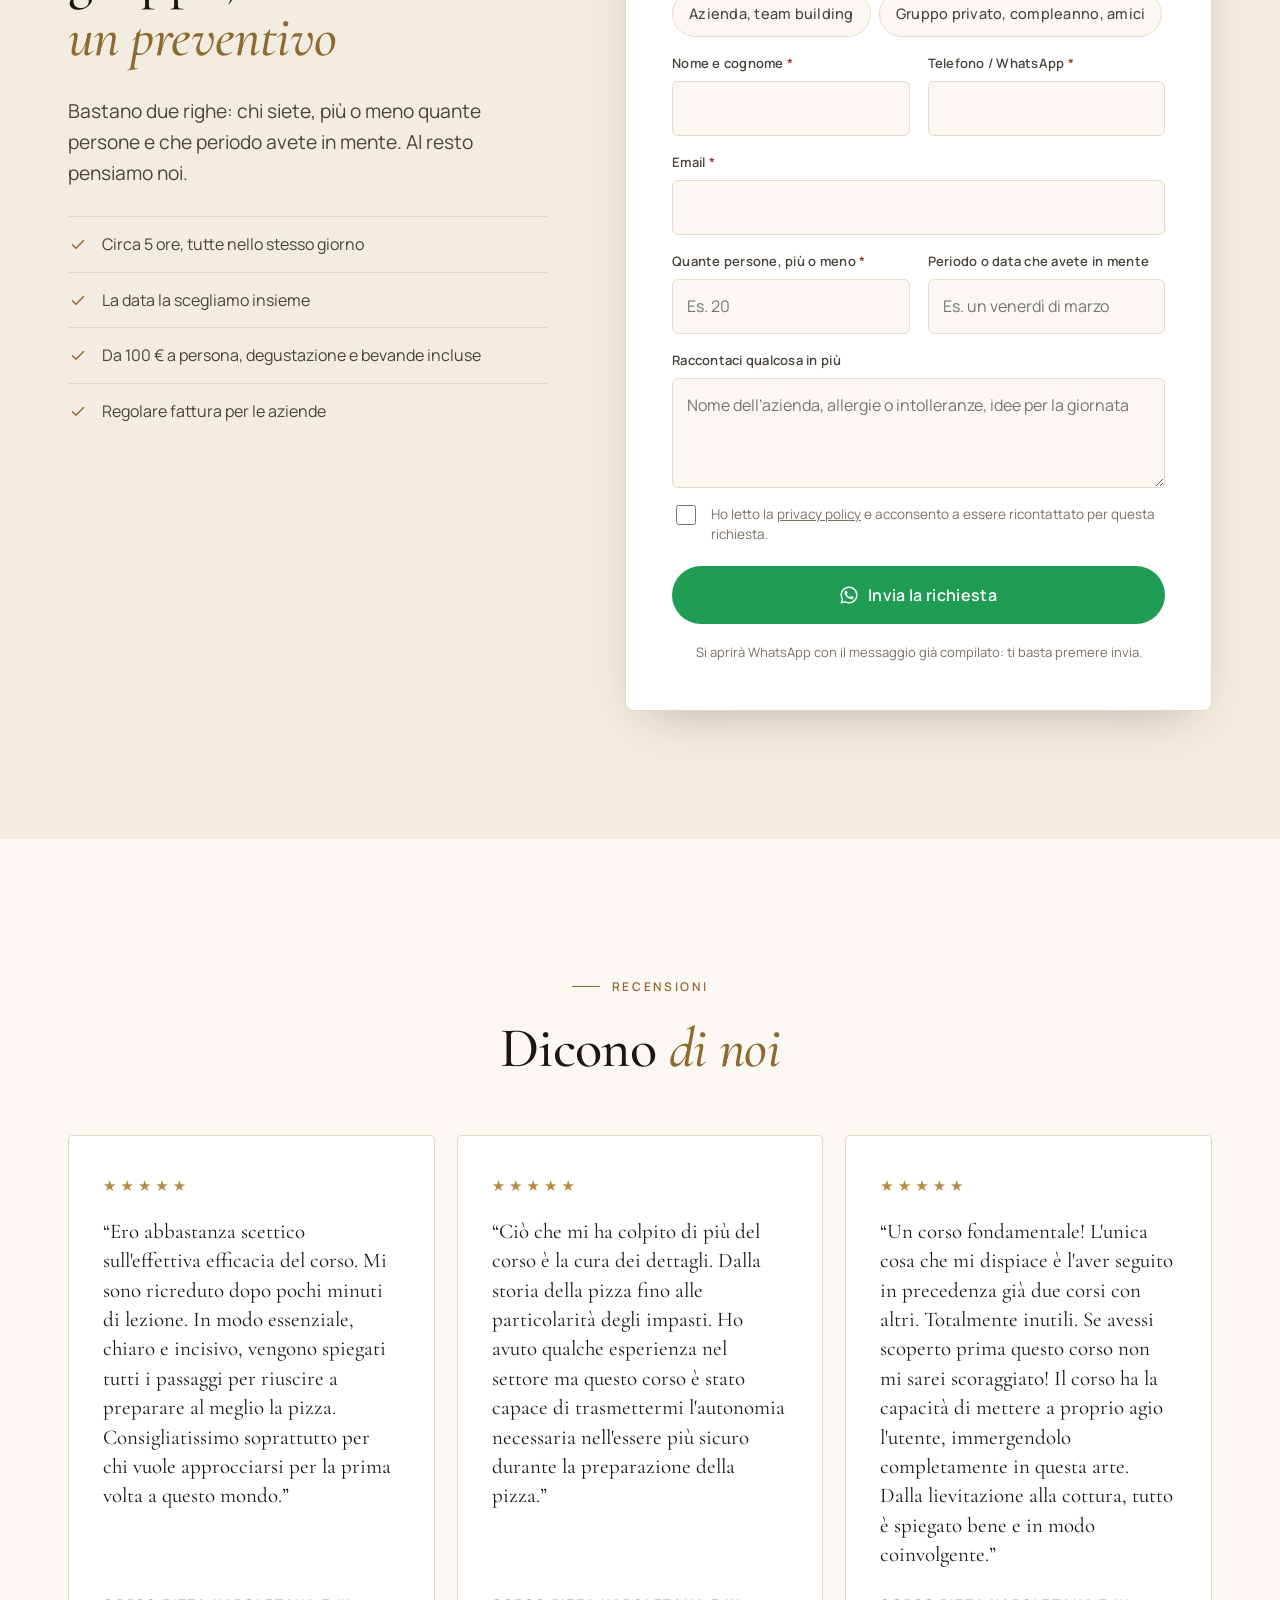
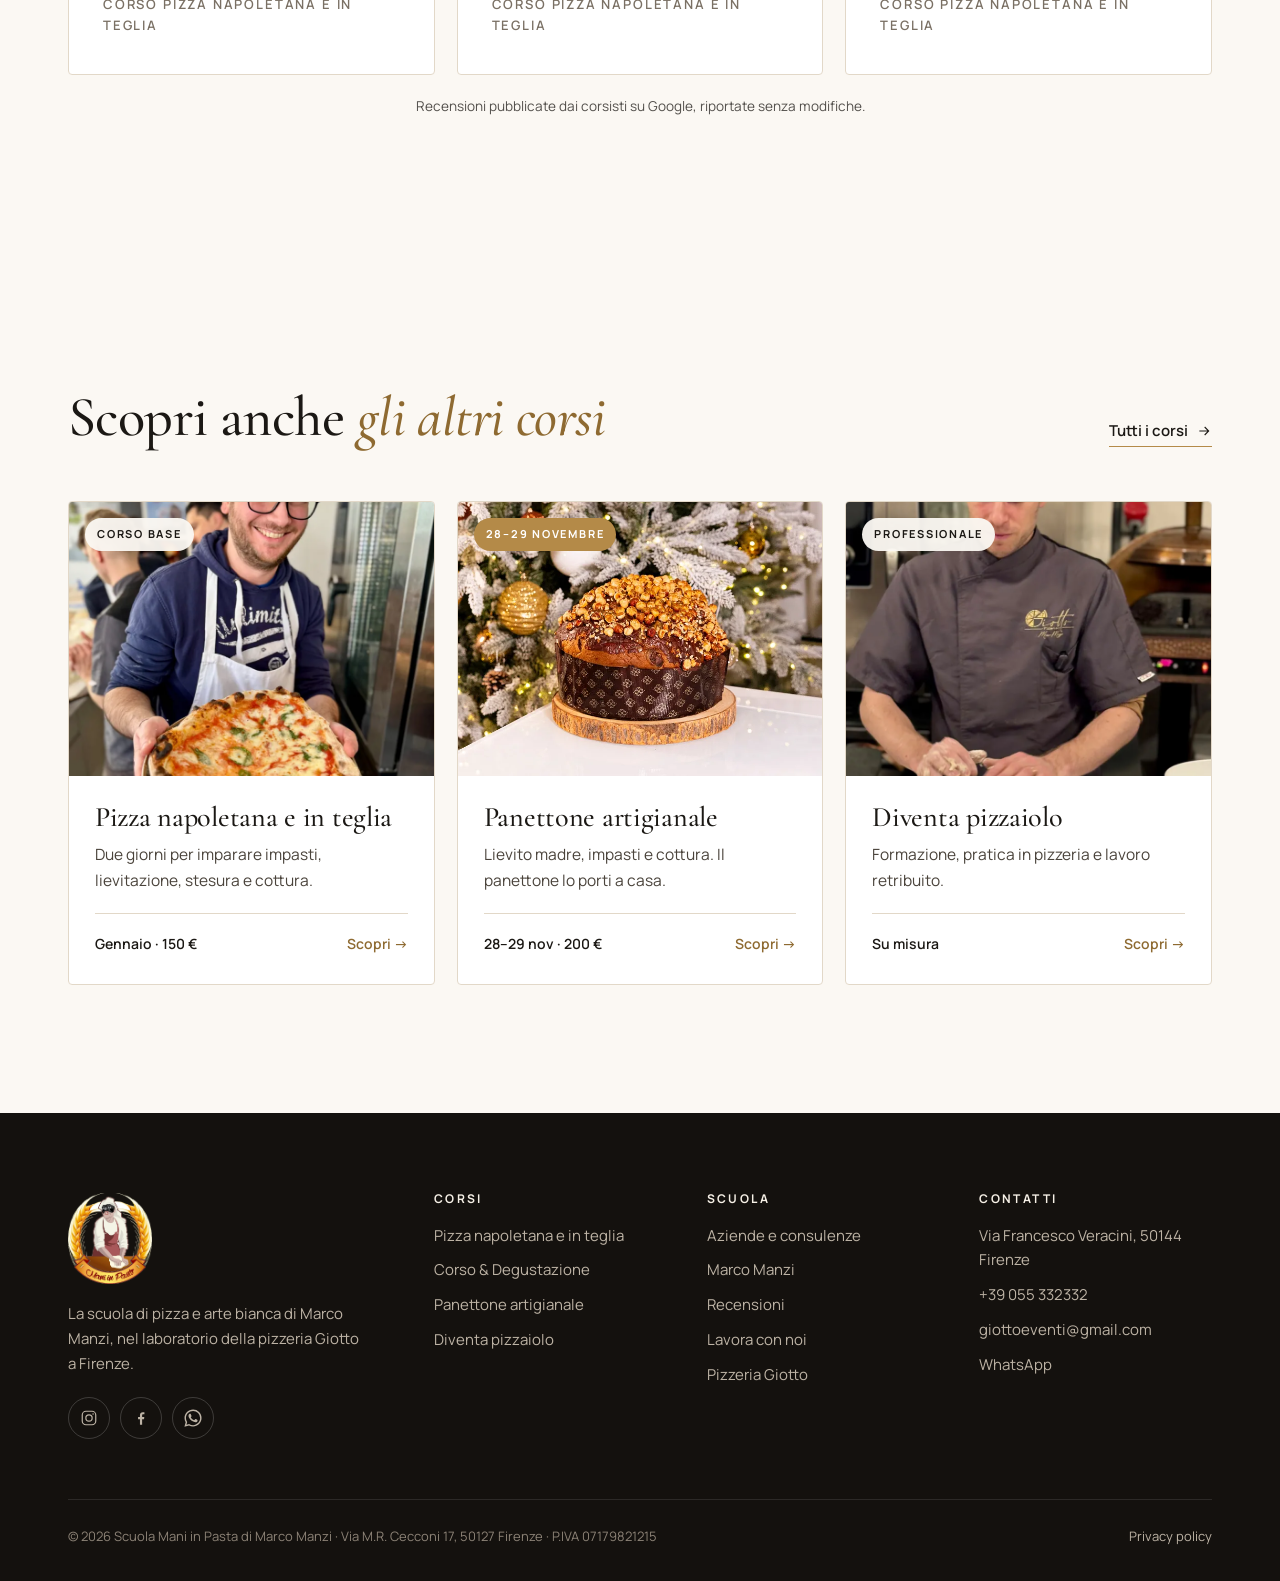
<file: corso-degustazione-pizza.html>
<!doctype html>
<html lang="it">
<head>
<meta charset="utf-8">
<meta name="viewport" content="width=device-width, initial-scale=1, viewport-fit=cover">
<title>Team building con la pizza a Firenze · Scuola Mani in Pasta</title>
<meta name="description" content="Corso e degustazione di pizza napoletana per team building aziendali, compleanni e gruppi privati a Firenze, con Marco Manzi. Cinque ore in un giorno, data su misura, da 100 € a persona.">
<link rel="canonical" href="https://www.scuolamaniinpasta.com/corso-degustazione-pizza">
<meta name="theme-color" content="#FBF8F3">
<meta property="og:type" content="website">
<meta property="og:locale" content="it_IT">
<meta property="og:site_name" content="Scuola Mani in Pasta">
<meta property="og:title" content="Team building con la pizza a Firenze · Scuola Mani in Pasta">
<meta property="og:description" content="Corso e degustazione di pizza napoletana per team building aziendali, compleanni e gruppi privati a Firenze, con Marco Manzi. Cinque ore in un giorno, data su misura, da 100 € a persona.">
<meta property="og:url" content="https://www.scuolamaniinpasta.com/corso-degustazione-pizza">
<meta property="og:image" content="https://www.scuolamaniinpasta.com/img/og.jpg">
<meta name="twitter:card" content="summary_large_image">
<link rel="icon" type="image/png" href="img/favicon-192.png">
<link rel="apple-touch-icon" href="img/apple-touch-icon.png">
<link rel="preconnect" href="https://fonts.googleapis.com">
<link rel="preconnect" href="https://fonts.gstatic.com" crossorigin>
<link href="https://fonts.googleapis.com/css2?family=Cormorant+Garamond:ital,wght@0,500;0,600;1,500&family=Manrope:wght@400;500;600;700&display=swap" rel="stylesheet">
<link rel="stylesheet" href="assets/styles.css?v=20261027b">
<script type="application/ld+json">{"@context": "https://schema.org", "@type": "Course", "name": "Corso & Degustazione per team building e gruppi privati", "description": "Giornata di circa 5 ore su impasto, lievitazione, stesura e cottura della pizza napoletana, con degustazione finale. Su misura per aziende, compleanni e gruppi privati, con data concordata.", "inLanguage": "it", "provider": {"@type": "EducationalOrganization", "name": "Scuola Mani in Pasta", "sameAs": "https://www.scuolamaniinpasta.com"}, "offers": {"@type": "Offer", "price": "100", "priceCurrency": "EUR", "category": "Paid", "description": "A partire da 100 euro a persona"}}</script>
<script src="https://dati-marcomanzi.netlify.app/conta.js" defer></script>
</head>
<body>
<a class="sr-only" href="#main">Vai al contenuto</a>
<header class="site-header">
 <div class="container header-inner">
  <a class="brand" href="index.html" aria-label="Scuola Mani in Pasta, home"><img src="img/logo-400.webp" width="366" height="400" alt="Logo Scuola Mani in Pasta"><span class="brand-name">Mani in Pasta<small>Scuola di pizza · Firenze</small></span></a>
  <nav class="nav" aria-label="Menu principale">
   <a href="index.html">Home</a>
   <div class="nav-dd"><button type="button" aria-expanded="false">Corsi <svg viewBox="0 0 10 10" fill="none" stroke="currentColor" stroke-width="1.5" aria-hidden="true"><path d="m1 3 4 4 4-4"/></svg></button><div class="dd"><a href="corso-pizza-napoletana-e-in-teglia.html">Pizza napoletana e in teglia<span>Corso base in due giorni</span></a><a href="corso-degustazione-pizza.html" aria-current="page">Corso &amp; Degustazione<span>Team building e gruppi privati</span></a><a href="corso-panettone.html">Panettone artigianale<span>Lievito madre e grandi lievitati</span></a></div></div>
   <a href="diventa-pizzaiolo.html">Diventa pizzaiolo</a>
   <a href="consulenze-aziende.html">Aziende e consulenze</a>
   <a href="index.html#recensioni">Recensioni</a>
   <a href="index.html#contatti">Contatti</a>
   <a class="btn btn-dark header-cta" href="https://wa.me/message/5WP3QA3OBPK4P1" target="_blank" rel="noopener"><svg viewBox="0 0 24 24" fill="currentColor" aria-hidden="true"><path d="M17.47 14.38c-.3-.15-1.75-.86-2.02-.96-.27-.1-.47-.15-.67.15-.2.3-.77.96-.94 1.16-.17.2-.35.22-.64.07-.3-.15-1.25-.46-2.38-1.47-.88-.79-1.47-1.76-1.65-2.06-.17-.3-.02-.46.13-.6.13-.14.3-.35.45-.52.15-.18.2-.3.3-.5.1-.2.05-.38-.03-.53-.07-.15-.67-1.6-.92-2.2-.24-.58-.49-.5-.67-.5h-.57c-.2 0-.52.07-.8.37-.27.3-1.04 1.02-1.04 2.48s1.07 2.88 1.21 3.08c.15.2 2.1 3.2 5.08 4.48.71.31 1.26.49 1.7.63.71.22 1.36.19 1.87.12.57-.09 1.75-.72 2-1.41.25-.7.25-1.29.17-1.41-.07-.13-.27-.2-.57-.35M12.04 21.5h-.01a9.4 9.4 0 0 1-4.8-1.32l-.34-.2-3.57.94.95-3.48-.22-.36a9.4 9.4 0 0 1-1.44-5.02c0-5.2 4.24-9.43 9.44-9.43a9.38 9.38 0 0 1 9.43 9.44c0 5.2-4.24 9.43-9.44 9.43m8.03-17.46A11.27 11.27 0 0 0 12.04.72C5.78.72.68 5.82.68 12.08c0 2 .52 3.96 1.52 5.68L.58 23.65l6.03-1.58a11.33 11.33 0 0 0 5.43 1.38h.01c6.26 0 11.36-5.1 11.36-11.36 0-3.04-1.18-5.89-3.33-8.04"/></svg> Scrivici</a>
  </nav>
  <button class="burger" type="button" aria-label="Apri il menu" aria-expanded="false" aria-controls="mobile-menu"><span></span><span></span><span></span></button>
 </div>
</header>
<div class="mobile-menu" id="mobile-menu">
 <a href="index.html">Home</a>
 <div class="mm-label">I corsi</div>
 <a href="corso-pizza-napoletana-e-in-teglia.html">Pizza napoletana e in teglia</a><a href="corso-degustazione-pizza.html">Corso &amp; Degustazione</a><a href="corso-panettone.html">Panettone artigianale</a>
 <div class="mm-label">Per professionisti</div>
 <a href="diventa-pizzaiolo.html">Diventa pizzaiolo</a>
 <a href="consulenze-aziende.html">Aziende e consulenze</a>
 <div class="mm-label">La scuola</div>
 <a href="index.html#recensioni">Recensioni</a>
 <a href="index.html#contatti">Contatti</a>
 <a class="btn btn-wa" href="https://wa.me/message/5WP3QA3OBPK4P1" target="_blank" rel="noopener"><svg viewBox="0 0 24 24" fill="currentColor" aria-hidden="true"><path d="M17.47 14.38c-.3-.15-1.75-.86-2.02-.96-.27-.1-.47-.15-.67.15-.2.3-.77.96-.94 1.16-.17.2-.35.22-.64.07-.3-.15-1.25-.46-2.38-1.47-.88-.79-1.47-1.76-1.65-2.06-.17-.3-.02-.46.13-.6.13-.14.3-.35.45-.52.15-.18.2-.3.3-.5.1-.2.05-.38-.03-.53-.07-.15-.67-1.6-.92-2.2-.24-.58-.49-.5-.67-.5h-.57c-.2 0-.52.07-.8.37-.27.3-1.04 1.02-1.04 2.48s1.07 2.88 1.21 3.08c.15.2 2.1 3.2 5.08 4.48.71.31 1.26.49 1.7.63.71.22 1.36.19 1.87.12.57-.09 1.75-.72 2-1.41.25-.7.25-1.29.17-1.41-.07-.13-.27-.2-.57-.35M12.04 21.5h-.01a9.4 9.4 0 0 1-4.8-1.32l-.34-.2-3.57.94.95-3.48-.22-.36a9.4 9.4 0 0 1-1.44-5.02c0-5.2 4.24-9.43 9.44-9.43a9.38 9.38 0 0 1 9.43 9.44c0 5.2-4.24 9.43-9.44 9.43m8.03-17.46A11.27 11.27 0 0 0 12.04.72C5.78.72.68 5.82.68 12.08c0 2 .52 3.96 1.52 5.68L.58 23.65l6.03-1.58a11.33 11.33 0 0 0 5.43 1.38h.01c6.26 0 11.36-5.1 11.36-11.36 0-3.04-1.18-5.89-3.33-8.04"/></svg> Scrivici su WhatsApp</a>
</div>
<main id="main">

<section class="page-hero">
 <img src="img/margherita-sm.webp" srcset="img/margherita-sm.webp 800w, img/margherita-lg.webp 1800w" sizes="100vw" width="800" height="533" alt="Pizza margherita napoletana su marmo scuro" loading="eager" fetchpriority="high" decoding="async">
 <div class="container">
  <div class="crumbs"><a href="index.html">Home</a> / Corsi</div>
  <span class="eyebrow">Team building e gruppi privati</span>
  <h1>Una giornata insieme, <em>con le mani in pasta</em></h1>
  <p class="lead">Corso e degustazione di pizza napoletana per aziende, compleanni e gruppi di amici. Cinque ore con Marco Manzi nel laboratorio di Giotto, dall'impasto alla tavola.</p>
  <div class="btn-row"><a class="btn btn-gold" href="#iscrizione">Richiedi un preventivo</a><a class="btn btn-line" href="#programma">Cosa faremo</a></div>
 </div>
</section>
<div class="container"><div class="facts">
 <div class="fact"><small>Quando</small><b>Data su misura</b><span>La scegliamo insieme</span></div>
 <div class="fact"><small>Durata</small><b>Circa 5 ore</b><span>Tutto in un giorno</span></div>
 <div class="fact"><small>Costo</small><b>Da 100 €</b><span>A persona, tutto incluso</span></div>
 <div class="fact"><small>Dove</small><b>Novoli, Firenze</b><span>Accanto alla pizzeria Giotto</span></div>
</div></div>

<section class="section">
 <div class="container grid-2">
  <div class="reveal">
   <div class="notice"><span class="dot"></span><div><b>La costruiamo sul vostro gruppo</b><p>Quante persone siete, che giornata preferite e come volete impostarla lo decidiamo insieme. Per le aziende emettiamo regolare fattura.</p></div></div>
   <span class="eyebrow">L'esperienza</span>
   <h2>Cinque ore in cui <em>si fa squadra davvero</em></h2>
   <p class="lead">Nessuno resta a guardare: ognuno ha il suo banco, il suo impasto e la sua pizza da portare in tavola.</p>
   <p>Guidata da Marco Manzi, la giornata porta il gruppo dentro i segreti della vera pizza napoletana: farine, lievitazione, impasto, stesura e cottura. Non serve che nessuno sappia già cucinare: si parte da zero e si impara facendo, con le mani.</p>
   <p>Per un'azienda è una giornata diversa passata insieme, dove i ruoli di tutti i giorni contano poco e conta invece chi tira meglio il disco. Per un gruppo di amici o una famiglia è un compleanno che nessuno si dimentica.</p>
   <p>Alla fine ci sediamo tutti insieme per la degustazione delle pizze appena sfornate, accompagnate da acqua, birra e vino.</p>
   <h3 class="mt-40">Per chi è</h3>
   <div class="chips"><span class="chip">Team building aziendale</span><span class="chip">Compleanni</span><span class="chip">Addii al celibato e al nubilato</span><span class="chip">Gruppi di amici</span><span class="chip">Famiglie</span><span class="chip">Ricorrenze e anniversari</span></div>
  </div>
  <div class="reveal"><img src="img/corso-4-sm.webp" srcset="img/corso-4-sm.webp 800w, img/corso-4-lg.webp 1440w" sizes="(max-width:900px) 100vw, 560px" width="800" height="1067" alt="Corsista con la pizza napoletana appena sfornata" loading="lazy" decoding="async" class="img-cover ratio-45"></div>
 </div>
</section>

<section class="section bg-cream" id="programma">
 <div class="container grid-2">
  <div class="reveal">
   <span class="eyebrow">Programma</span>
   <h2>Cosa faremo <em>durante la giornata</em></h2>
   <ol class="program">
    <li>Spiegazione e conoscenza delle farine: le differenze e come scegliere quella giusta</li>
    <li>Gestione della lievitazione: tempi, temperature e tecniche</li>
    <li>Impasto della pizza napoletana a mano</li>
    <li>Impasto con impastatrice, con strumenti professionali</li>
    <li>Porzionamento dell'impasto</li>
    <li>Stesura della pizza napoletana, senza mattarello</li>
    <li>Cottura della pizza napoletana, dal forno al piatto</li>
    <li>Degustazione finale delle pizze preparate insieme</li>
   </ol>
  </div>
  <div class="reveal">
   <span class="eyebrow">La quota</span>
   <h2>Si parte <em>da 100 € a persona</em></h2>
   <ul class="side-list" style="margin-top:10px">
    <li><svg viewBox="0 0 24 24" fill="none" stroke="currentColor" stroke-width="1.8" aria-hidden="true"><path d="m5 12.5 4.5 4.5L19 7.5"/></svg>Materiali, ingredienti e attrezzatura</li>
    <li><svg viewBox="0 0 24 24" fill="none" stroke="currentColor" stroke-width="1.8" aria-hidden="true"><path d="m5 12.5 4.5 4.5L19 7.5"/></svg>La guida diretta di Marco Manzi</li>
    <li><svg viewBox="0 0 24 24" fill="none" stroke="currentColor" stroke-width="1.8" aria-hidden="true"><path d="m5 12.5 4.5 4.5L19 7.5"/></svg>Degustazione finale delle pizze sfornate</li>
    <li><svg viewBox="0 0 24 24" fill="none" stroke="currentColor" stroke-width="1.8" aria-hidden="true"><path d="m5 12.5 4.5 4.5L19 7.5"/></svg>Acqua, birra e vino</li>
    <li><svg viewBox="0 0 24 24" fill="none" stroke="currentColor" stroke-width="1.8" aria-hidden="true"><path d="m5 12.5 4.5 4.5L19 7.5"/></svg>Regolare fattura per le aziende</li>
   </ul>
   <p class="muted" style="margin-top:18px">La quota finale dipende da quante persone siete e da come impostiamo la giornata. Scrivici con qualche dettaglio e ti mandiamo un preventivo.</p>
   <img src="img/pizza-mortadella-sm.webp" srcset="img/pizza-mortadella-sm.webp 800w, img/pizza-mortadella-lg.webp 1800w" sizes="(max-width:900px) 100vw, 560px" width="800" height="533" alt="Pizza napoletana appena sfornata" loading="lazy" decoding="async" class="img-cover mt-40" style="aspect-ratio:3/2;height:auto">
  </div>
 </div>
</section>

<section class="section">
 <div class="container narrow">
  <span class="eyebrow">Domande frequenti</span>
  <h2>Info <em>utili</em></h2>
  <div class="faq">
   <details open><summary>Chi è l'insegnante?</summary><p>Il corso è tenuto direttamente da Marco Manzi, anima e pizzaiolo di Giotto. Con la sua esperienza e l'attenzione ai dettagli ti guida passo dopo passo, come fa ogni giorno nelle sue pizzerie a Firenze.</p></details>
   <details><summary>Serve esperienza?</summary><p>No. Il corso è pensato per chi vuole avvicinarsi al mondo della pizza napoletana partendo da zero.</p></details>
   <details><summary>Dove si svolge?</summary><p>Presso la scuola Mani in Pasta a Novoli, Firenze, vicino alla pizzeria Giotto in via Francesco Veracini.</p></details>
   <details><summary>Quante persone servono?</summary><p>Non c'è un minimo né un massimo. Lo facciamo per gruppi piccoli e per gruppi numerosi: quando siete in tanti organizziamo la giornata su più turni, così ognuno lavora davvero con le mani in pasta e nessuno resta a guardare.</p></details>
   <details><summary>Quando si può fare?</summary><p>La giornata si concorda: ci dite il periodo che avete in mente e vi diciamo quando il laboratorio è libero. Sono circa cinque ore, tutte nello stesso giorno.</p></details>
   <details><summary>Quanto costa di preciso?</summary><p>Si parte da 100 € a persona, tutto incluso. La quota finale dipende da quante persone siete e da come impostiamo la giornata: scrivici con qualche dettaglio e ti mandiamo un preventivo.</p></details>
   <details><summary>Fate fattura?</summary><p>Sì. Per le aziende emettiamo regolare fattura e prepariamo tutto quello che serve per la contabilità.</p></details>
  </div>
 </div>
</section>

<section class="section bg-cream" id="iscrizione">
 <div class="container form-wrap">
  <div class="reveal sticky">
   <span class="eyebrow">Richiesta</span>
   <h2>Raccontaci del gruppo, <em>ti mandiamo un preventivo</em></h2>
   <p class="lead">Bastano due righe: chi siete, più o meno quante persone e che periodo avete in mente. Al resto pensiamo noi.</p>
   <ul class="side-list">
    <li><svg viewBox="0 0 24 24" fill="none" stroke="currentColor" stroke-width="1.8" aria-hidden="true"><path d="m5 12.5 4.5 4.5L19 7.5"/></svg>Circa 5 ore, tutte nello stesso giorno</li>
    <li><svg viewBox="0 0 24 24" fill="none" stroke="currentColor" stroke-width="1.8" aria-hidden="true"><path d="m5 12.5 4.5 4.5L19 7.5"/></svg>La data la scegliamo insieme</li>
    <li><svg viewBox="0 0 24 24" fill="none" stroke="currentColor" stroke-width="1.8" aria-hidden="true"><path d="m5 12.5 4.5 4.5L19 7.5"/></svg>Da 100 € a persona, degustazione e bevande incluse</li>
    <li><svg viewBox="0 0 24 24" fill="none" stroke="currentColor" stroke-width="1.8" aria-hidden="true"><path d="m5 12.5 4.5 4.5L19 7.5"/></svg>Regolare fattura per le aziende</li>
   </ul>
  </div>
  <div class="reveal"><div class="form-card">
 <h3>Richiedi un preventivo</h3>
 <p class="muted mb-0">Ti rispondiamo su WhatsApp con disponibilità e preventivo.</p>
 <form class="js-wa-form" name="iscrizione-degustazione" data-title="Richiesta team building / gruppo privato" action="/">
  <input type="hidden" name="form-name" value="iscrizione-degustazione">
  <p class="hp"><label>Non compilare <input name="bot-field" tabindex="-1" autocomplete="off"></label></p>
  <div class="form-grid">
   <fieldset class="field full" style="border:0;padding:0;margin:0"><legend>Chi siete? <i>*</i></legend><div class="radios"><label><input type="radio" name="tipo" value="Azienda / team building" data-label="Tipo di gruppo" required><span>Azienda, team building</span></label><label><input type="radio" name="tipo" value="Gruppo privato, compleanno, amici" data-label="Tipo di gruppo"><span>Gruppo privato, compleanno, amici</span></label></div><span class="err">Seleziona un'opzione</span></fieldset><div class="field"><label for="dg-nome">Nome e cognome <i>*</i></label><input id="dg-nome" name="nome" type="text" data-label="Nome e cognome" required autocomplete="name"><span class="err">Campo obbligatorio</span></div><div class="field"><label for="dg-telefono">Telefono / WhatsApp <i>*</i></label><input id="dg-telefono" name="telefono" type="tel" data-label="Telefono / WhatsApp" required autocomplete="tel" inputmode="tel"><span class="err">Inserisci un numero di telefono valido</span></div><div class="field full"><label for="dg-email">Email <i>*</i></label><input id="dg-email" name="email" type="email" data-label="Email" required autocomplete="email"><span class="err">Inserisci un indirizzo email valido</span></div><div class="field"><label for="dg-partecipanti">Quante persone, più o meno <i>*</i></label><input id="dg-partecipanti" name="partecipanti" type="text" data-label="Quante persone" required inputmode="numeric" placeholder="Es. 20"><span class="err">Campo obbligatorio</span></div><div class="field"><label for="dg-periodo">Periodo o data che avete in mente</label><input id="dg-periodo" name="periodo" type="text" data-label="Periodo" placeholder="Es. un venerdì di marzo"><span class="err">Campo obbligatorio</span></div><div class="field full"><label for="dg-note">Raccontaci qualcosa in più</label><textarea id="dg-note" name="note" data-label="Note" placeholder="Nome dell'azienda, allergie o intolleranze, idee per la giornata"></textarea><span class="err">Campo obbligatorio</span></div>
   <label class="consent"><input type="checkbox" name="privacy" value="si" required> <span>Ho letto la <a href="privacy.html" target="_blank">privacy policy</a> e acconsento a essere ricontattato per questa richiesta.</span></label>
   <div class="form-submit"><button class="btn btn-wa" type="submit"><svg viewBox="0 0 24 24" fill="currentColor" aria-hidden="true"><path d="M17.47 14.38c-.3-.15-1.75-.86-2.02-.96-.27-.1-.47-.15-.67.15-.2.3-.77.96-.94 1.16-.17.2-.35.22-.64.07-.3-.15-1.25-.46-2.38-1.47-.88-.79-1.47-1.76-1.65-2.06-.17-.3-.02-.46.13-.6.13-.14.3-.35.45-.52.15-.18.2-.3.3-.5.1-.2.05-.38-.03-.53-.07-.15-.67-1.6-.92-2.2-.24-.58-.49-.5-.67-.5h-.57c-.2 0-.52.07-.8.37-.27.3-1.04 1.02-1.04 2.48s1.07 2.88 1.21 3.08c.15.2 2.1 3.2 5.08 4.48.71.31 1.26.49 1.7.63.71.22 1.36.19 1.87.12.57-.09 1.75-.72 2-1.41.25-.7.25-1.29.17-1.41-.07-.13-.27-.2-.57-.35M12.04 21.5h-.01a9.4 9.4 0 0 1-4.8-1.32l-.34-.2-3.57.94.95-3.48-.22-.36a9.4 9.4 0 0 1-1.44-5.02c0-5.2 4.24-9.43 9.44-9.43a9.38 9.38 0 0 1 9.43 9.44c0 5.2-4.24 9.43-9.44 9.43m8.03-17.46A11.27 11.27 0 0 0 12.04.72C5.78.72.68 5.82.68 12.08c0 2 .52 3.96 1.52 5.68L.58 23.65l6.03-1.58a11.33 11.33 0 0 0 5.43 1.38h.01c6.26 0 11.36-5.1 11.36-11.36 0-3.04-1.18-5.89-3.33-8.04"/></svg> Invia la richiesta</button></div>
   <p class="form-note">Si aprirà WhatsApp con il messaggio già compilato: ti basta premere invia.</p>
  </div>
 </form>
 <div class="form-success" role="status">
  <div class="ok"><svg viewBox="0 0 24 24" fill="none" stroke="currentColor" stroke-width="1.8" aria-hidden="true"><path d="m5 12.5 4.5 4.5L19 7.5"/></svg></div>
  <h3>Richiesta pronta</h3>
  <p>Abbiamo ricevuto i tuoi dati. Se WhatsApp non si è aperto, tocca il pulsante qui sotto per inviarci il messaggio.</p>
  <a class="btn btn-wa js-wa-again" href="https://wa.me/message/5WP3QA3OBPK4P1" target="_blank" rel="noopener"><svg viewBox="0 0 24 24" fill="currentColor" aria-hidden="true"><path d="M17.47 14.38c-.3-.15-1.75-.86-2.02-.96-.27-.1-.47-.15-.67.15-.2.3-.77.96-.94 1.16-.17.2-.35.22-.64.07-.3-.15-1.25-.46-2.38-1.47-.88-.79-1.47-1.76-1.65-2.06-.17-.3-.02-.46.13-.6.13-.14.3-.35.45-.52.15-.18.2-.3.3-.5.1-.2.05-.38-.03-.53-.07-.15-.67-1.6-.92-2.2-.24-.58-.49-.5-.67-.5h-.57c-.2 0-.52.07-.8.37-.27.3-1.04 1.02-1.04 2.48s1.07 2.88 1.21 3.08c.15.2 2.1 3.2 5.08 4.48.71.31 1.26.49 1.7.63.71.22 1.36.19 1.87.12.57-.09 1.75-.72 2-1.41.25-.7.25-1.29.17-1.41-.07-.13-.27-.2-.57-.35M12.04 21.5h-.01a9.4 9.4 0 0 1-4.8-1.32l-.34-.2-3.57.94.95-3.48-.22-.36a9.4 9.4 0 0 1-1.44-5.02c0-5.2 4.24-9.43 9.44-9.43a9.38 9.38 0 0 1 9.43 9.44c0 5.2-4.24 9.43-9.44 9.43m8.03-17.46A11.27 11.27 0 0 0 12.04.72C5.78.72.68 5.82.68 12.08c0 2 .52 3.96 1.52 5.68L.58 23.65l6.03-1.58a11.33 11.33 0 0 0 5.43 1.38h.01c6.26 0 11.36-5.1 11.36-11.36 0-3.04-1.18-5.89-3.33-8.04"/></svg> Apri WhatsApp</a>
 </div>
</div></div>
 </div>
</section>
<section class="section " id="recensioni-corso">
 <div class="container">
  <div class="center narrow" style="margin:0 auto">
   <span class="eyebrow">Recensioni</span>
   <h2>Dicono <em>di noi</em></h2>
   
  </div>
  <div class="reviews"><figure class="review reveal"><div class="stars" aria-label="5 stelle">★★★★★</div><blockquote>“Ero abbastanza scettico sull'effettiva efficacia del corso. Mi sono ricreduto dopo pochi minuti di lezione. In modo essenziale, chiaro e incisivo, vengono spiegati tutti i passaggi per riuscire a preparare al meglio la pizza. Consigliatissimo soprattutto per chi vuole approcciarsi per la prima volta a questo mondo.”</blockquote><cite>Corso pizza napoletana e in teglia</cite></figure><figure class="review reveal"><div class="stars" aria-label="5 stelle">★★★★★</div><blockquote>“Ciò che mi ha colpito di più del corso è la cura dei dettagli. Dalla storia della pizza fino alle particolarità degli impasti. Ho avuto qualche esperienza nel settore ma questo corso è stato capace di trasmettermi l'autonomia necessaria nell'essere più sicuro durante la preparazione della pizza.”</blockquote><cite>Corso pizza napoletana e in teglia</cite></figure><figure class="review reveal"><div class="stars" aria-label="5 stelle">★★★★★</div><blockquote>“Un corso fondamentale! L'unica cosa che mi dispiace è l'aver seguito in precedenza già due corsi con altri. Totalmente inutili. Se avessi scoperto prima questo corso non mi sarei scoraggiato! Il corso ha la capacità di mettere a proprio agio l'utente, immergendolo completamente in questa arte. Dalla lievitazione alla cottura, tutto è spiegato bene e in modo coinvolgente.”</blockquote><cite>Corso pizza napoletana e in teglia</cite></figure></div>
  <p class="review-src" style="text-align:center;margin-top:1.2rem;font-size:.85rem;opacity:.75">Recensioni pubblicate dai corsisti su Google, riportate senza modifiche.</p>

 </div>
</section>
<section class="section">
 <div class="container">
  <div class="section-head"><h2>Scopri anche <em>gli altri corsi</em></h2><a class="link-arrow" href="index.html#corsi">Tutti i corsi <svg width="16" height="16" viewBox="0 0 24 24" fill="none" stroke="currentColor" stroke-width="1.6" aria-hidden="true"><path d="M5 12h14M13 6l6 6-6 6"/></svg></a></div>
  <div class="cards"><a class="card reveal" href="corso-pizza-napoletana-e-in-teglia.html"><div class="card-img"><img src="img/corso-1-sm.webp" srcset="img/corso-1-sm.webp 800w, img/corso-1-lg.webp 1440w" sizes="(max-width:640px) 100vw, (max-width:1000px) 50vw, 400px" width="800" height="1067" alt="Pizza napoletana e in teglia" loading="lazy" decoding="async"><span class="tag">Corso base</span></div><div class="card-body"><h3>Pizza napoletana e in teglia</h3><p>Due giorni per imparare impasti, lievitazione, stesura e cottura.</p><div class="card-meta"><span>Gennaio · 150 €</span><span class="go">Scopri →</span></div></div></a><a class="card reveal" href="corso-panettone.html"><div class="card-img"><img src="img/panettone-glassa-sm.webp" srcset="img/panettone-glassa-sm.webp 800w, img/panettone-glassa-lg.webp 1800w" sizes="(max-width:640px) 100vw, (max-width:1000px) 50vw, 400px" width="800" height="533" alt="Panettone artigianale" loading="lazy" decoding="async"><span class="tag gold">28–29 novembre</span></div><div class="card-body"><h3>Panettone artigianale</h3><p>Lievito madre, impasti e cottura. Il panettone lo porti a casa.</p><div class="card-meta"><span>28–29 nov · 200 €</span><span class="go">Scopri →</span></div></div></a><a class="card reveal" href="diventa-pizzaiolo.html"><div class="card-img"><img src="img/marco-impasto-sm.webp" srcset="img/marco-impasto-sm.webp 800w, img/marco-impasto-lg.webp 1440w" sizes="(max-width:640px) 100vw, (max-width:1000px) 50vw, 400px" width="800" height="1067" alt="Diventa pizzaiolo" loading="lazy" decoding="async"><span class="tag">Professionale</span></div><div class="card-body"><h3>Diventa pizzaiolo</h3><p>Formazione, pratica in pizzeria e lavoro retribuito.</p><div class="card-meta"><span>Su misura</span><span class="go">Scopri →</span></div></div></a></div>
 </div>
</section>

</main>
<footer class="site-footer">
 <div class="container">
  <div class="foot-grid">
   <div class="foot-brand">
    <img src="img/logo-400.webp" width="366" height="400" alt="Logo Scuola Mani in Pasta" loading="lazy">
    <p>La scuola di pizza e arte bianca di Marco Manzi, nel laboratorio della pizzeria Giotto a Firenze.</p>
    <div class="socials">
     <a href="https://www.instagram.com/marcomanzigiotto/" target="_blank" rel="noopener" aria-label="Instagram"><svg viewBox="0 0 24 24" fill="none" stroke="currentColor" stroke-width="1.6" aria-hidden="true"><rect x="3" y="3" width="18" height="18" rx="5"/><circle cx="12" cy="12" r="4.2"/><circle cx="17.4" cy="6.6" r="1" fill="currentColor" stroke="none"/></svg></a>
     <a href="https://www.facebook.com/ScuolaManiinPasta" target="_blank" rel="noopener" aria-label="Facebook"><svg viewBox="0 0 24 24" fill="currentColor" aria-hidden="true"><path d="M13.5 21v-7.5h2.5l.4-3h-2.9V8.6c0-.86.25-1.46 1.5-1.46h1.55V4.47A21 21 0 0 0 14.3 4.3c-2.2 0-3.7 1.34-3.7 3.8v2.4H8.1v3h2.5V21h2.9z"/></svg></a>
     <a href="https://wa.me/message/5WP3QA3OBPK4P1" target="_blank" rel="noopener" aria-label="WhatsApp"><svg viewBox="0 0 24 24" fill="currentColor" aria-hidden="true"><path d="M17.47 14.38c-.3-.15-1.75-.86-2.02-.96-.27-.1-.47-.15-.67.15-.2.3-.77.96-.94 1.16-.17.2-.35.22-.64.07-.3-.15-1.25-.46-2.38-1.47-.88-.79-1.47-1.76-1.65-2.06-.17-.3-.02-.46.13-.6.13-.14.3-.35.45-.52.15-.18.2-.3.3-.5.1-.2.05-.38-.03-.53-.07-.15-.67-1.6-.92-2.2-.24-.58-.49-.5-.67-.5h-.57c-.2 0-.52.07-.8.37-.27.3-1.04 1.02-1.04 2.48s1.07 2.88 1.21 3.08c.15.2 2.1 3.2 5.08 4.48.71.31 1.26.49 1.7.63.71.22 1.36.19 1.87.12.57-.09 1.75-.72 2-1.41.25-.7.25-1.29.17-1.41-.07-.13-.27-.2-.57-.35M12.04 21.5h-.01a9.4 9.4 0 0 1-4.8-1.32l-.34-.2-3.57.94.95-3.48-.22-.36a9.4 9.4 0 0 1-1.44-5.02c0-5.2 4.24-9.43 9.44-9.43a9.38 9.38 0 0 1 9.43 9.44c0 5.2-4.24 9.43-9.44 9.43m8.03-17.46A11.27 11.27 0 0 0 12.04.72C5.78.72.68 5.82.68 12.08c0 2 .52 3.96 1.52 5.68L.58 23.65l6.03-1.58a11.33 11.33 0 0 0 5.43 1.38h.01c6.26 0 11.36-5.1 11.36-11.36 0-3.04-1.18-5.89-3.33-8.04"/></svg></a>
    </div>
   </div>
   <div>
    <h4>Corsi</h4>
    <ul>
     <li><a href="corso-pizza-napoletana-e-in-teglia.html">Pizza napoletana e in teglia</a></li>
     <li><a href="corso-degustazione-pizza.html">Corso &amp; Degustazione</a></li>
     <li><a href="corso-panettone.html">Panettone artigianale</a></li>
     <li><a href="diventa-pizzaiolo.html">Diventa pizzaiolo</a></li>
    </ul>
   </div>
   <div>
    <h4>Scuola</h4>
    <ul>
     <li><a href="consulenze-aziende.html">Aziende e consulenze</a></li>
     <li><a href="index.html#marco">Marco Manzi</a></li>
     <li><a href="index.html#recensioni">Recensioni</a></li>
     <li><a href="https://forms.gle/ZwpSqs5XPcLktTFg9" target="_blank" rel="noopener">Lavora con noi</a></li>
     <li><a href="https://www.pizzeriagiotto.it" target="_blank" rel="noopener">Pizzeria Giotto</a></li>
    </ul>
   </div>
   <div>
    <h4>Contatti</h4>
    <ul>
     <li>Via Francesco Veracini, 50144 Firenze</li>
     <li><a href="tel:+39055332332">+39 055 332332</a></li>
     <li><a href="mailto:giottoeventi@gmail.com">giottoeventi@gmail.com</a></li>
     <li><a href="https://wa.me/message/5WP3QA3OBPK4P1" target="_blank" rel="noopener">WhatsApp</a></li>
    </ul>
   </div>
  </div>
  <div class="foot-bottom">
   <span>© <span id="year">2026</span> Scuola Mani in Pasta di Marco Manzi · Via M.R. Cecconi 17, 50127 Firenze · P.IVA 07179821215</span>
   <span><a href="privacy.html">Privacy policy</a></span>
  </div>
 </div>
</footer>
<a class="wa-float" href="https://wa.me/message/5WP3QA3OBPK4P1" target="_blank" rel="noopener" aria-label="Scrivici su WhatsApp"><svg viewBox="0 0 24 24" fill="currentColor" aria-hidden="true"><path d="M17.47 14.38c-.3-.15-1.75-.86-2.02-.96-.27-.1-.47-.15-.67.15-.2.3-.77.96-.94 1.16-.17.2-.35.22-.64.07-.3-.15-1.25-.46-2.38-1.47-.88-.79-1.47-1.76-1.65-2.06-.17-.3-.02-.46.13-.6.13-.14.3-.35.45-.52.15-.18.2-.3.3-.5.1-.2.05-.38-.03-.53-.07-.15-.67-1.6-.92-2.2-.24-.58-.49-.5-.67-.5h-.57c-.2 0-.52.07-.8.37-.27.3-1.04 1.02-1.04 2.48s1.07 2.88 1.21 3.08c.15.2 2.1 3.2 5.08 4.48.71.31 1.26.49 1.7.63.71.22 1.36.19 1.87.12.57-.09 1.75-.72 2-1.41.25-.7.25-1.29.17-1.41-.07-.13-.27-.2-.57-.35M12.04 21.5h-.01a9.4 9.4 0 0 1-4.8-1.32l-.34-.2-3.57.94.95-3.48-.22-.36a9.4 9.4 0 0 1-1.44-5.02c0-5.2 4.24-9.43 9.44-9.43a9.38 9.38 0 0 1 9.43 9.44c0 5.2-4.24 9.43-9.44 9.43m8.03-17.46A11.27 11.27 0 0 0 12.04.72C5.78.72.68 5.82.68 12.08c0 2 .52 3.96 1.52 5.68L.58 23.65l6.03-1.58a11.33 11.33 0 0 0 5.43 1.38h.01c6.26 0 11.36-5.1 11.36-11.36 0-3.04-1.18-5.89-3.33-8.04"/></svg></a>
<script src="assets/main.js?v=20261027b" defer></script>
</body>
</html>
</file>
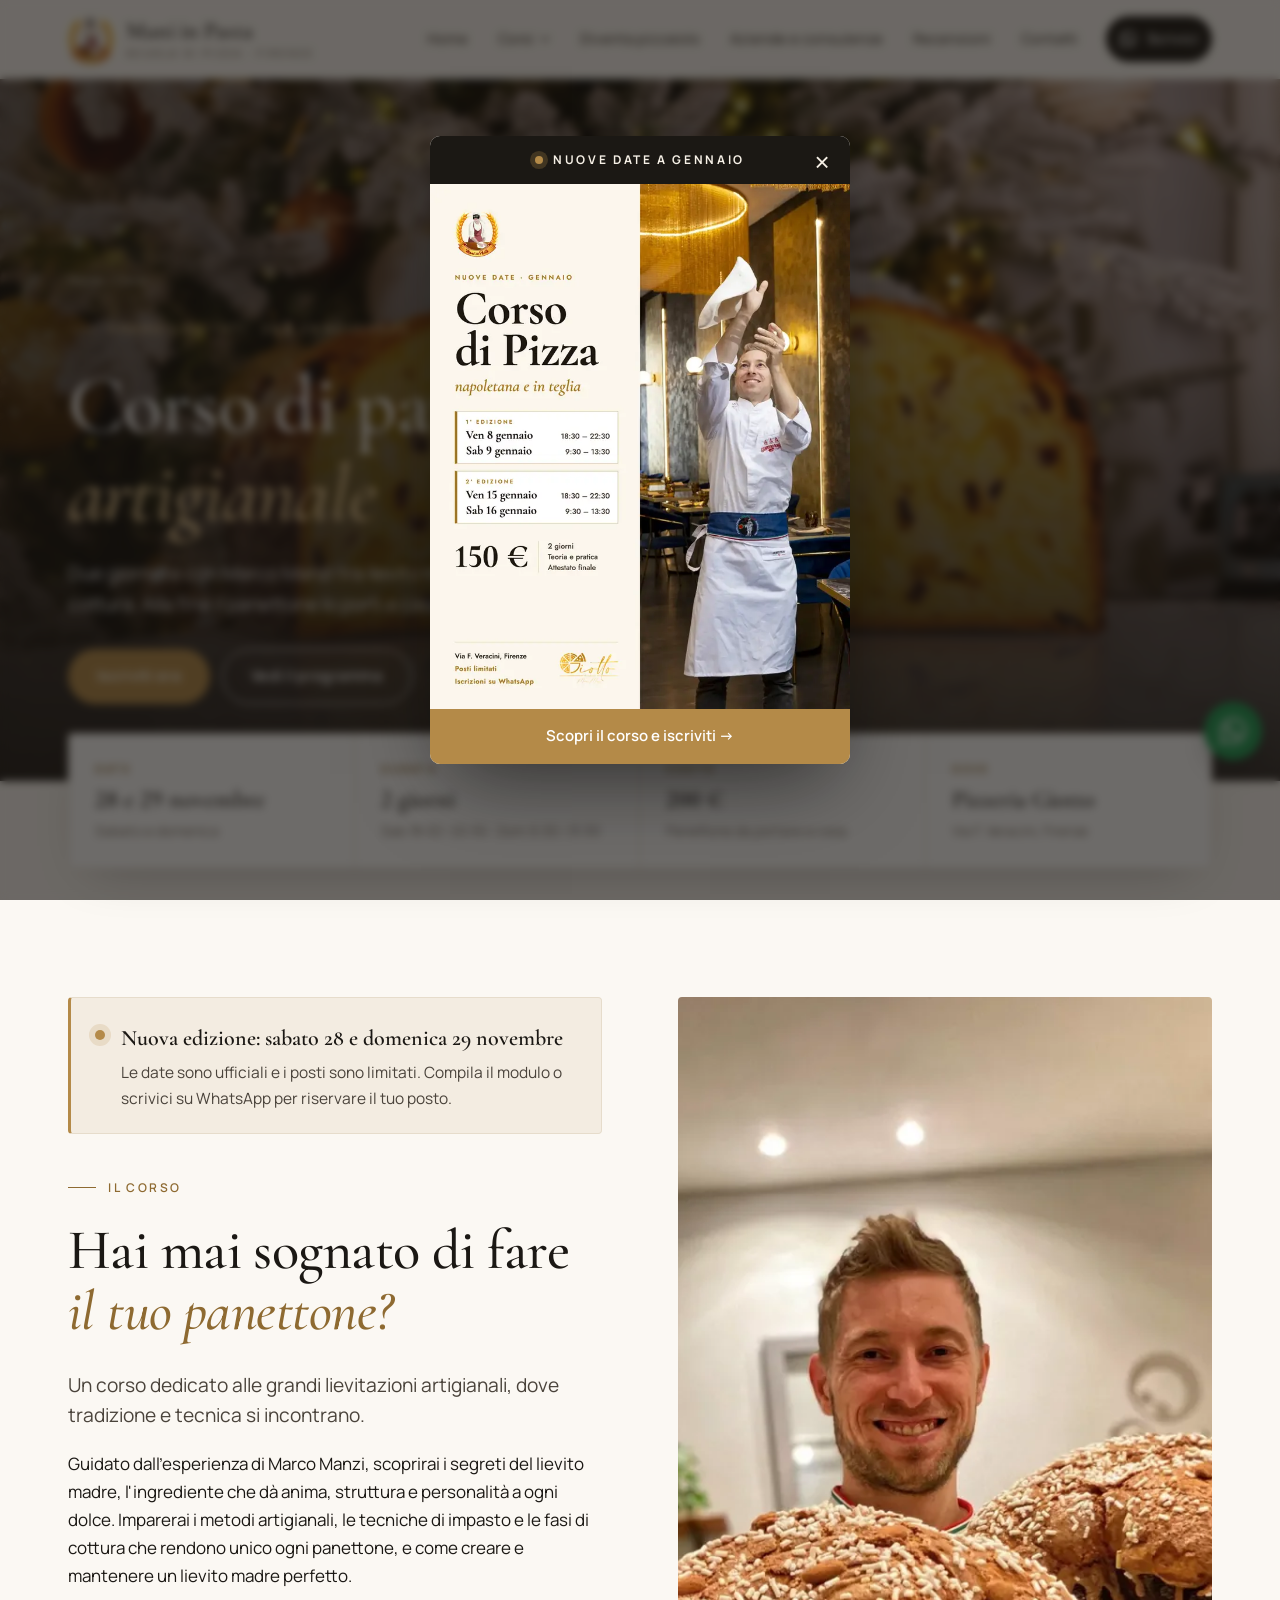
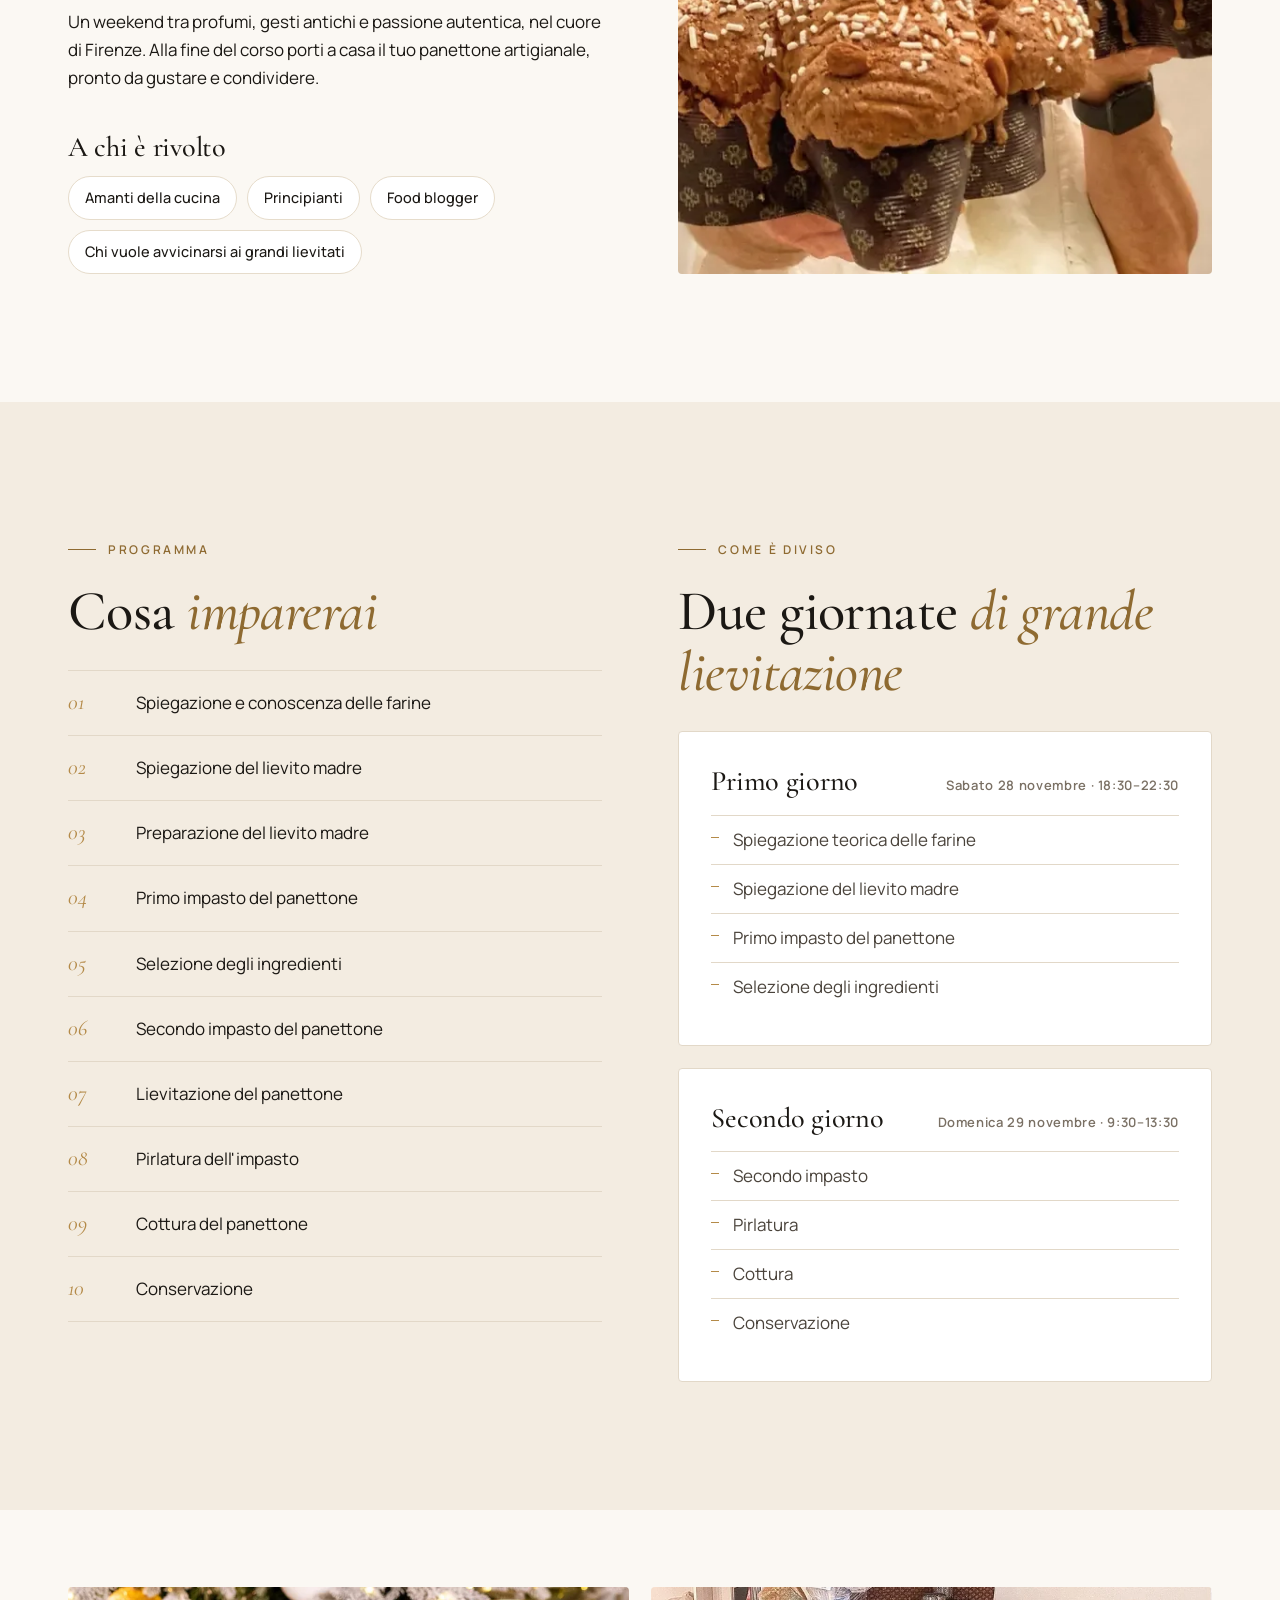
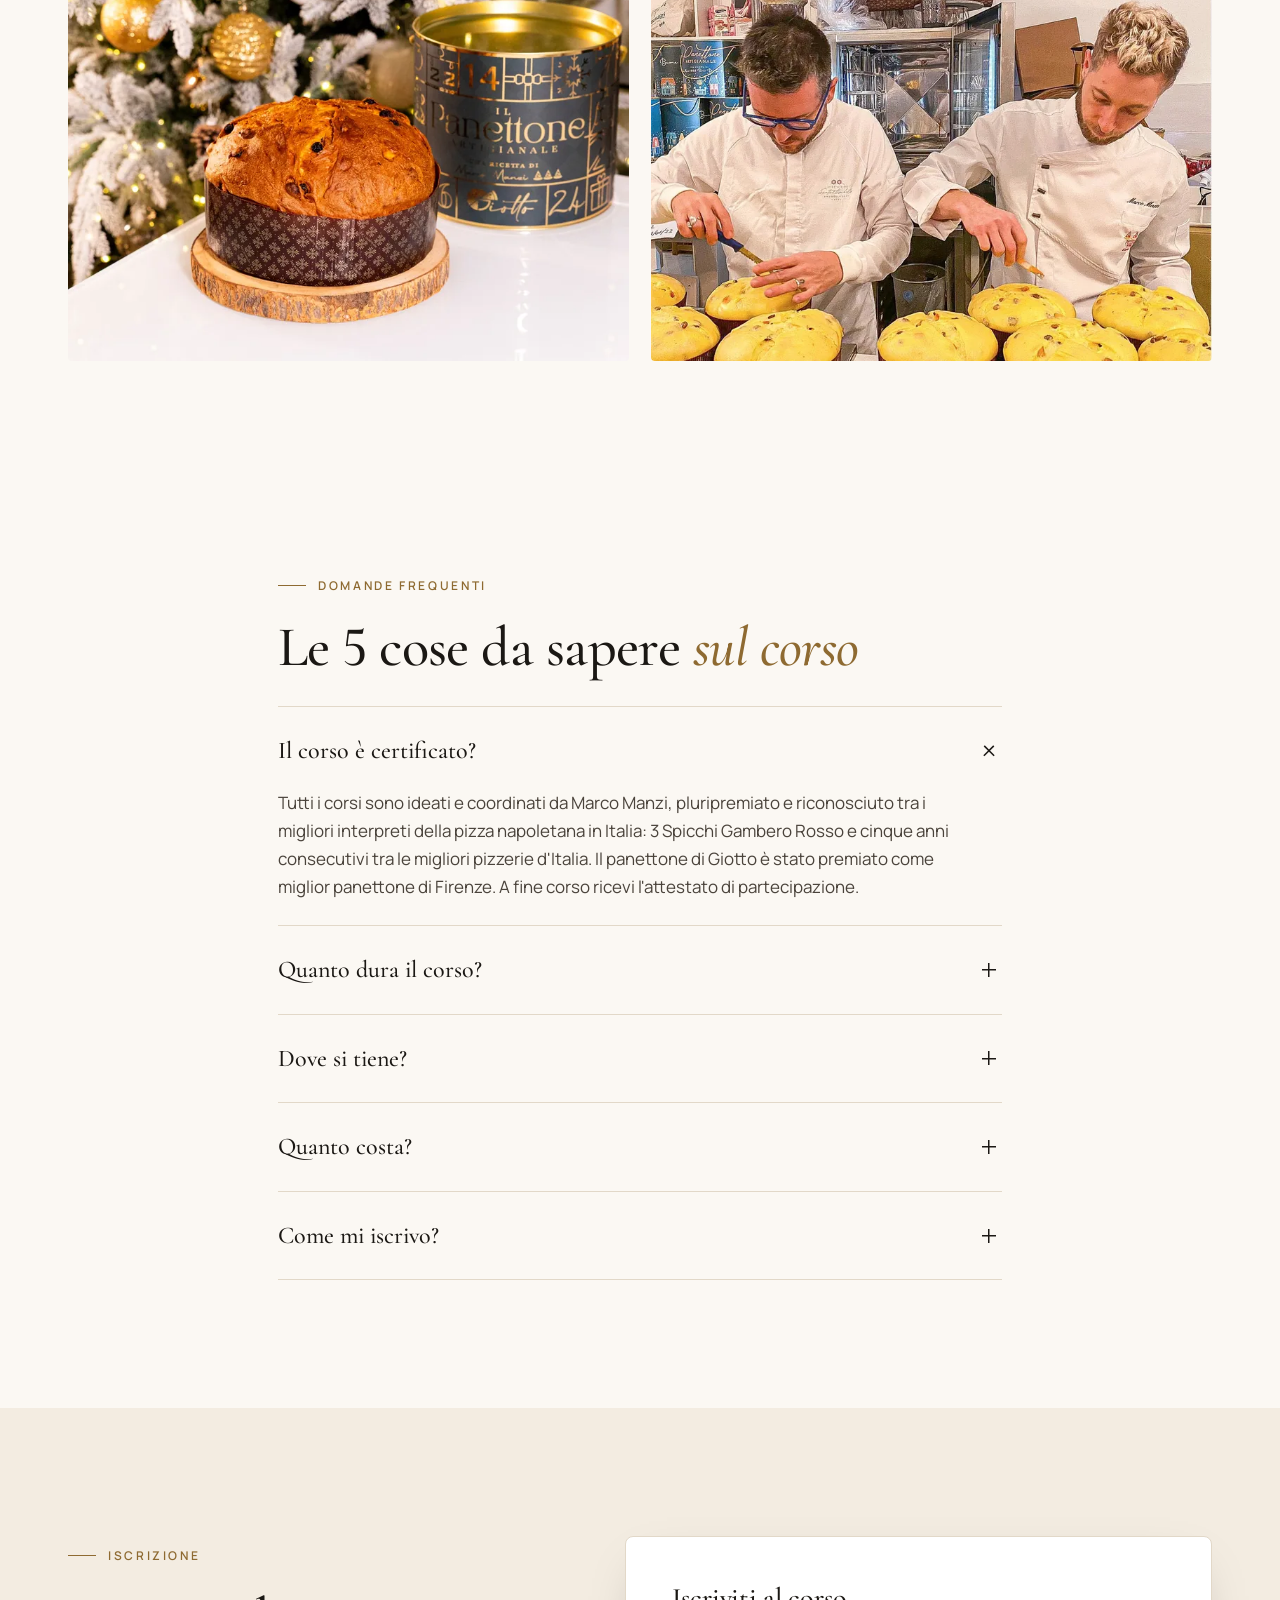
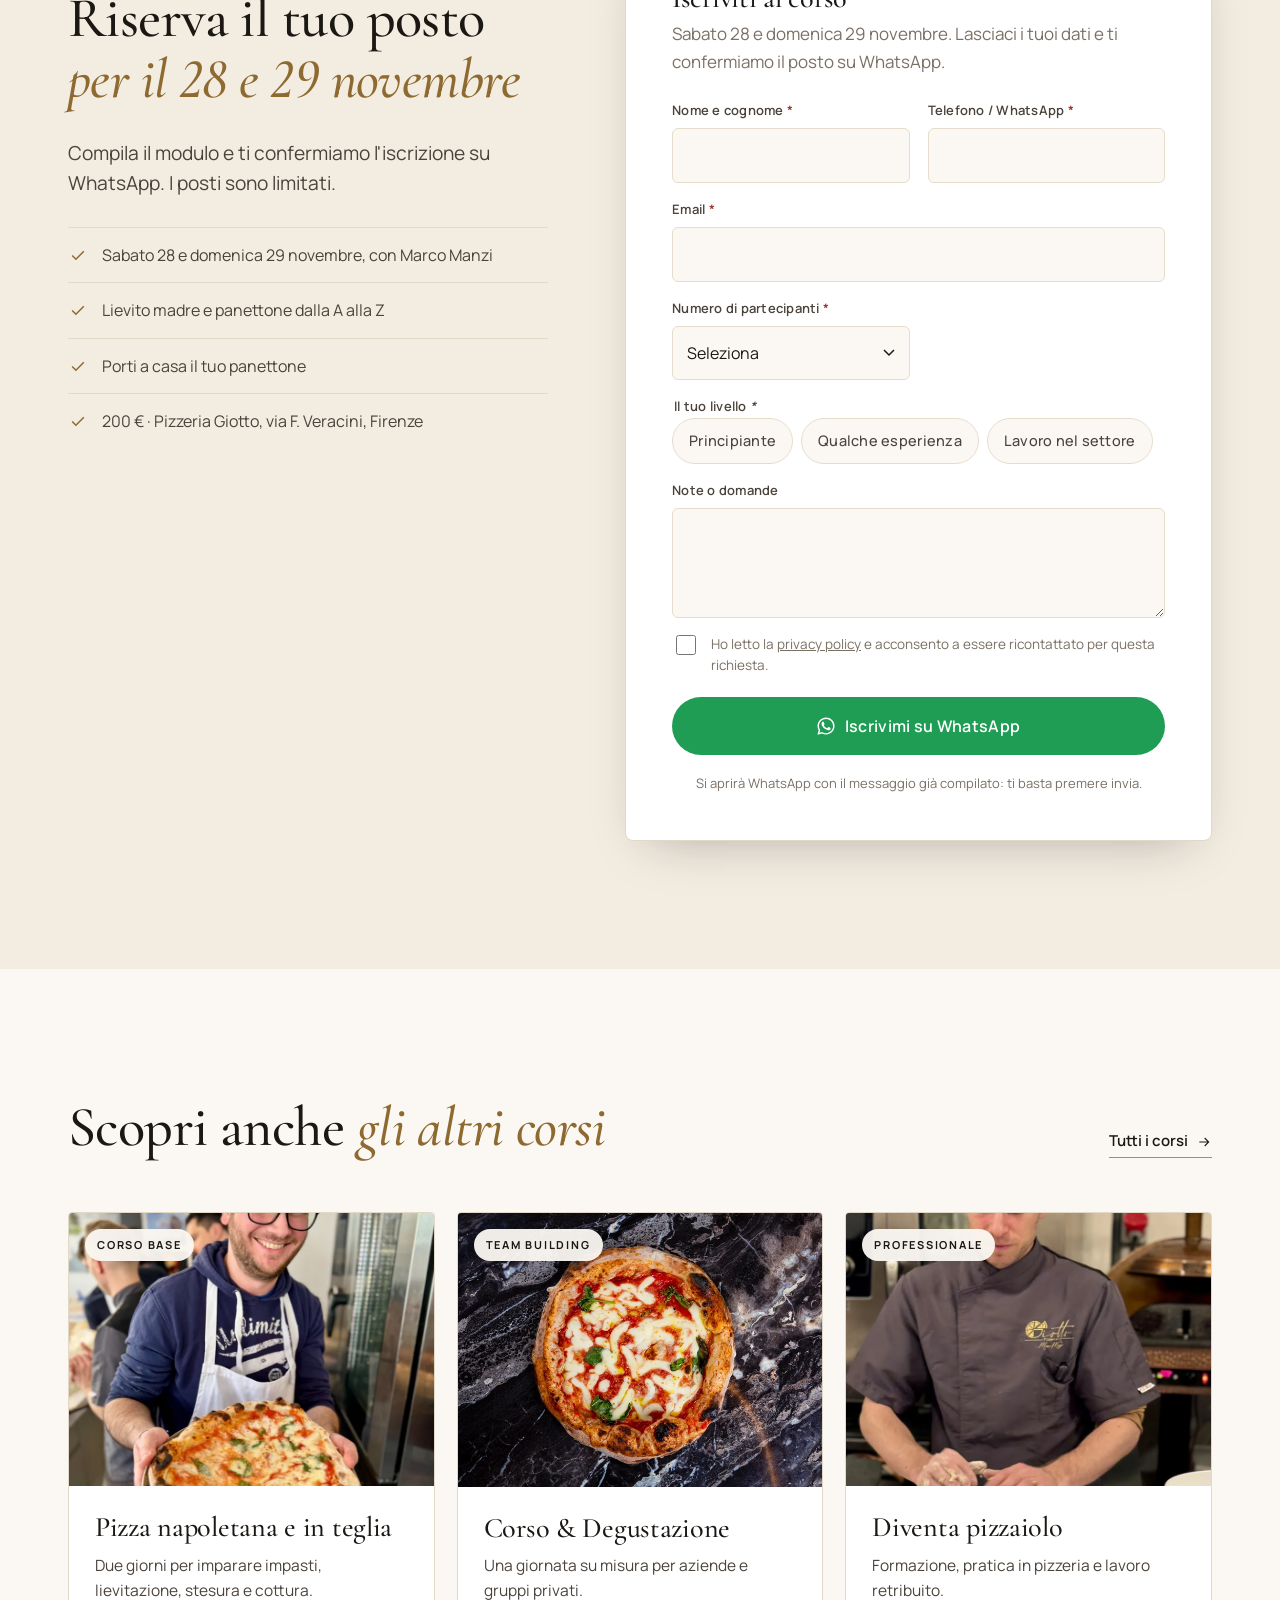
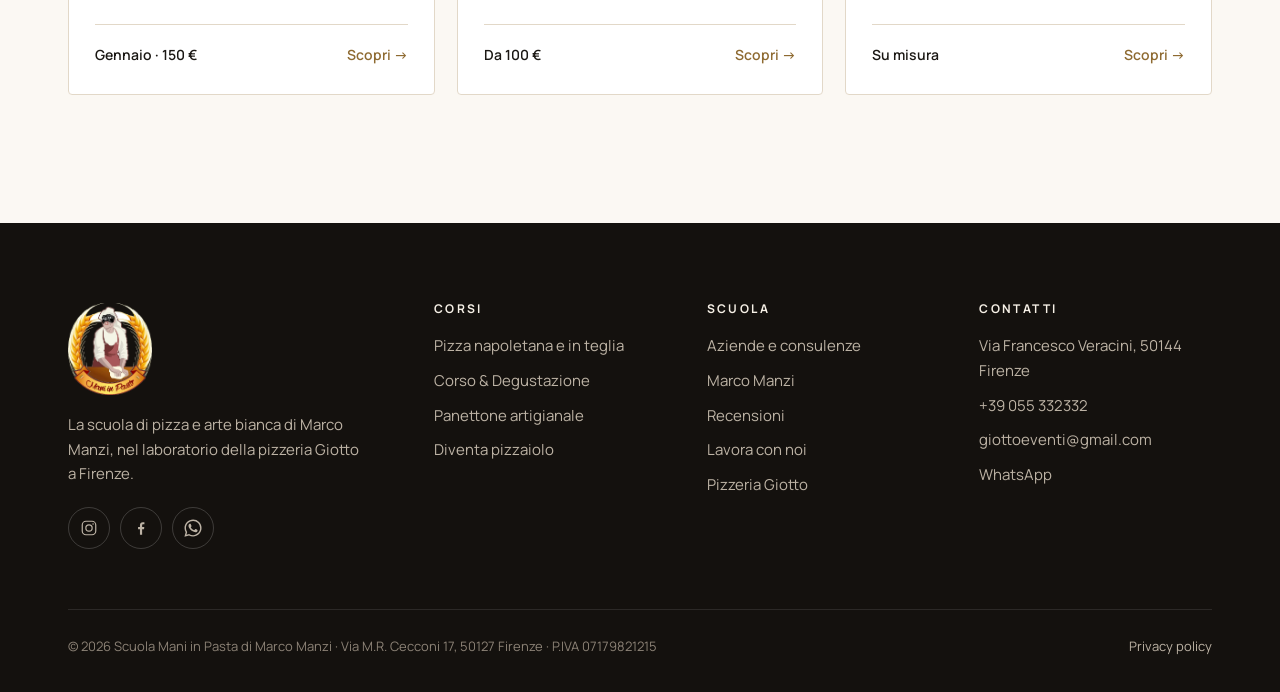
<file: corso-panettone.html>
<!doctype html>
<html lang="it">
<head>
<meta charset="utf-8">
<meta name="viewport" content="width=device-width, initial-scale=1, viewport-fit=cover">
<title>Corso panettone artigianale a Firenze · Scuola Mani in Pasta</title>
<meta name="description" content="Corso di panettone artigianale con lievito madre a Firenze con Marco Manzi. 2 giorni, 200 €, porti a casa il tuo panettone. Prossima edizione sabato 28 e domenica 29 novembre 2026 alla Pizzeria Giotto.">
<link rel="canonical" href="https://www.scuolamaniinpasta.com/corso-panettone">
<meta name="theme-color" content="#FBF8F3">
<meta property="og:type" content="website">
<meta property="og:locale" content="it_IT">
<meta property="og:site_name" content="Scuola Mani in Pasta">
<meta property="og:title" content="Corso panettone artigianale a Firenze · Scuola Mani in Pasta">
<meta property="og:description" content="Corso di panettone artigianale con lievito madre a Firenze con Marco Manzi. 2 giorni, 200 €, porti a casa il tuo panettone. Prossima edizione sabato 28 e domenica 29 novembre 2026 alla Pizzeria Giotto.">
<meta property="og:url" content="https://www.scuolamaniinpasta.com/corso-panettone">
<meta property="og:image" content="https://www.scuolamaniinpasta.com/img/og.jpg">
<meta name="twitter:card" content="summary_large_image">
<link rel="icon" type="image/png" href="img/favicon-192.png">
<link rel="apple-touch-icon" href="img/apple-touch-icon.png">
<link rel="preconnect" href="https://fonts.googleapis.com">
<link rel="preconnect" href="https://fonts.gstatic.com" crossorigin>
<link href="https://fonts.googleapis.com/css2?family=Cormorant+Garamond:ital,wght@0,500;0,600;1,500&family=Manrope:wght@400;500;600;700&display=swap" rel="stylesheet">
<link rel="stylesheet" href="assets/styles.css?v=20261027b">
<script type="application/ld+json">{"@context": "https://schema.org", "@type": "Course", "name": "Corso panettone artigianale", "description": "Corso di due giorni sul panettone artigianale: lievito madre, primo e secondo impasto, pirlatura, cottura e conservazione.", "inLanguage": "it", "provider": {"@type": "EducationalOrganization", "name": "Scuola Mani in Pasta", "sameAs": "https://www.scuolamaniinpasta.com"}, "offers": {"@type": "Offer", "price": "200", "priceCurrency": "EUR", "category": "Paid"}, "hasCourseInstance": {"@type": "CourseInstance", "courseMode": "onsite", "startDate": "2026-11-28T18:30:00+01:00", "endDate": "2026-11-29T13:30:00+01:00", "location": {"@type": "Place", "name": "Pizzeria Giotto", "address": "Via Francesco Veracini, 50144 Firenze"}}}</script>
<script src="https://dati-marcomanzi.netlify.app/conta.js" defer></script>
</head>
<body>
<a class="sr-only" href="#main">Vai al contenuto</a>
<header class="site-header">
 <div class="container header-inner">
  <a class="brand" href="index.html" aria-label="Scuola Mani in Pasta, home"><img src="img/logo-400.webp" width="366" height="400" alt="Logo Scuola Mani in Pasta"><span class="brand-name">Mani in Pasta<small>Scuola di pizza · Firenze</small></span></a>
  <nav class="nav" aria-label="Menu principale">
   <a href="index.html">Home</a>
   <div class="nav-dd"><button type="button" aria-expanded="false">Corsi <svg viewBox="0 0 10 10" fill="none" stroke="currentColor" stroke-width="1.5" aria-hidden="true"><path d="m1 3 4 4 4-4"/></svg></button><div class="dd"><a href="corso-pizza-napoletana-e-in-teglia.html">Pizza napoletana e in teglia<span>Corso base in due giorni</span></a><a href="corso-degustazione-pizza.html">Corso &amp; Degustazione<span>Team building e gruppi privati</span></a><a href="corso-panettone.html" aria-current="page">Panettone artigianale<span>Lievito madre e grandi lievitati</span></a></div></div>
   <a href="diventa-pizzaiolo.html">Diventa pizzaiolo</a>
   <a href="consulenze-aziende.html">Aziende e consulenze</a>
   <a href="index.html#recensioni">Recensioni</a>
   <a href="index.html#contatti">Contatti</a>
   <a class="btn btn-dark header-cta" href="https://wa.me/message/5WP3QA3OBPK4P1" target="_blank" rel="noopener"><svg viewBox="0 0 24 24" fill="currentColor" aria-hidden="true"><path d="M17.47 14.38c-.3-.15-1.75-.86-2.02-.96-.27-.1-.47-.15-.67.15-.2.3-.77.96-.94 1.16-.17.2-.35.22-.64.07-.3-.15-1.25-.46-2.38-1.47-.88-.79-1.47-1.76-1.65-2.06-.17-.3-.02-.46.13-.6.13-.14.3-.35.45-.52.15-.18.2-.3.3-.5.1-.2.05-.38-.03-.53-.07-.15-.67-1.6-.92-2.2-.24-.58-.49-.5-.67-.5h-.57c-.2 0-.52.07-.8.37-.27.3-1.04 1.02-1.04 2.48s1.07 2.88 1.21 3.08c.15.2 2.1 3.2 5.08 4.48.71.31 1.26.49 1.7.63.71.22 1.36.19 1.87.12.57-.09 1.75-.72 2-1.41.25-.7.25-1.29.17-1.41-.07-.13-.27-.2-.57-.35M12.04 21.5h-.01a9.4 9.4 0 0 1-4.8-1.32l-.34-.2-3.57.94.95-3.48-.22-.36a9.4 9.4 0 0 1-1.44-5.02c0-5.2 4.24-9.43 9.44-9.43a9.38 9.38 0 0 1 9.43 9.44c0 5.2-4.24 9.43-9.44 9.43m8.03-17.46A11.27 11.27 0 0 0 12.04.72C5.78.72.68 5.82.68 12.08c0 2 .52 3.96 1.52 5.68L.58 23.65l6.03-1.58a11.33 11.33 0 0 0 5.43 1.38h.01c6.26 0 11.36-5.1 11.36-11.36 0-3.04-1.18-5.89-3.33-8.04"/></svg> Scrivici</a>
  </nav>
  <button class="burger" type="button" aria-label="Apri il menu" aria-expanded="false" aria-controls="mobile-menu"><span></span><span></span><span></span></button>
 </div>
</header>
<div class="mobile-menu" id="mobile-menu">
 <a href="index.html">Home</a>
 <div class="mm-label">I corsi</div>
 <a href="corso-pizza-napoletana-e-in-teglia.html">Pizza napoletana e in teglia</a><a href="corso-degustazione-pizza.html">Corso &amp; Degustazione</a><a href="corso-panettone.html">Panettone artigianale</a>
 <div class="mm-label">Per professionisti</div>
 <a href="diventa-pizzaiolo.html">Diventa pizzaiolo</a>
 <a href="consulenze-aziende.html">Aziende e consulenze</a>
 <div class="mm-label">La scuola</div>
 <a href="index.html#recensioni">Recensioni</a>
 <a href="index.html#contatti">Contatti</a>
 <a class="btn btn-wa" href="https://wa.me/message/5WP3QA3OBPK4P1" target="_blank" rel="noopener"><svg viewBox="0 0 24 24" fill="currentColor" aria-hidden="true"><path d="M17.47 14.38c-.3-.15-1.75-.86-2.02-.96-.27-.1-.47-.15-.67.15-.2.3-.77.96-.94 1.16-.17.2-.35.22-.64.07-.3-.15-1.25-.46-2.38-1.47-.88-.79-1.47-1.76-1.65-2.06-.17-.3-.02-.46.13-.6.13-.14.3-.35.45-.52.15-.18.2-.3.3-.5.1-.2.05-.38-.03-.53-.07-.15-.67-1.6-.92-2.2-.24-.58-.49-.5-.67-.5h-.57c-.2 0-.52.07-.8.37-.27.3-1.04 1.02-1.04 2.48s1.07 2.88 1.21 3.08c.15.2 2.1 3.2 5.08 4.48.71.31 1.26.49 1.7.63.71.22 1.36.19 1.87.12.57-.09 1.75-.72 2-1.41.25-.7.25-1.29.17-1.41-.07-.13-.27-.2-.57-.35M12.04 21.5h-.01a9.4 9.4 0 0 1-4.8-1.32l-.34-.2-3.57.94.95-3.48-.22-.36a9.4 9.4 0 0 1-1.44-5.02c0-5.2 4.24-9.43 9.44-9.43a9.38 9.38 0 0 1 9.43 9.44c0 5.2-4.24 9.43-9.44 9.43m8.03-17.46A11.27 11.27 0 0 0 12.04.72C5.78.72.68 5.82.68 12.08c0 2 .52 3.96 1.52 5.68L.58 23.65l6.03-1.58a11.33 11.33 0 0 0 5.43 1.38h.01c6.26 0 11.36-5.1 11.36-11.36 0-3.04-1.18-5.89-3.33-8.04"/></svg> Scrivici su WhatsApp</a>
</div>
<main id="main">

<section class="page-hero">
 <img src="img/panettone-fetta-sm.webp" srcset="img/panettone-fetta-sm.webp 800w, img/panettone-fetta-lg.webp 1800w" sizes="100vw" width="800" height="533" alt="Panettone artigianale tagliato con alveolatura soffice" loading="eager" fetchpriority="high" decoding="async">
 <div class="container">
  <div class="crumbs"><a href="index.html">Home</a> / Corsi</div>
  <span class="eyebrow">Grandi lievitati · 28 e 29 novembre</span>
  <h1>Corso di panettone <em>artigianale</em></h1>
  <p class="lead">Due giornate con Marco Manzi tra lievito madre, impasti, pirlatura e cottura. Alla fine il panettone lo porti a casa tu.</p>
  <div class="btn-row"><a class="btn btn-gold" href="#iscrizione">Iscriviti ora</a><a class="btn btn-line" href="#programma">Vedi il programma</a></div>
 </div>
</section>
<div class="container"><div class="facts">
 <div class="fact"><small>Date</small><b>28 e 29 novembre</b><span>Sabato e domenica</span></div>
 <div class="fact"><small>Durata</small><b>2 giorni</b><span>Sab 18:30–22:30 · Dom 9:30–13:30</span></div>
 <div class="fact"><small>Costo</small><b>200 €</b><span>Panettone da portare a casa</span></div>
 <div class="fact"><small>Dove</small><b>Pizzeria Giotto</b><span>Via F. Veracini, Firenze</span></div>
</div></div>

<section class="section">
 <div class="container grid-2">
  <div class="reveal">
   <div class="notice"><span class="dot"></span><div><b>Nuova edizione: sabato 28 e domenica 29 novembre</b><p>Le date sono ufficiali e i posti sono limitati. Compila il modulo o scrivici su WhatsApp per riservare il tuo posto.</p></div></div>
   <span class="eyebrow">Il corso</span>
   <h2>Hai mai sognato di fare <em>il tuo panettone?</em></h2>
   <p class="lead">Un corso dedicato alle grandi lievitazioni artigianali, dove tradizione e tecnica si incontrano.</p>
   <p>Guidato dall'esperienza di Marco Manzi, scoprirai i segreti del lievito madre, l'ingrediente che dà anima, struttura e personalità a ogni dolce. Imparerai i metodi artigianali, le tecniche di impasto e le fasi di cottura che rendono unico ogni panettone, e come creare e mantenere un lievito madre perfetto.</p>
   <p>Un weekend tra profumi, gesti antichi e passione autentica, nel cuore di Firenze. Alla fine del corso porti a casa il tuo panettone artigianale, pronto da gustare e condividere.</p>
   <h3 class="mt-40">A chi è rivolto</h3>
   <div class="chips"><span class="chip">Amanti della cucina</span><span class="chip">Principianti</span><span class="chip">Food blogger</span><span class="chip">Chi vuole avvicinarsi ai grandi lievitati</span></div>
  </div>
  <div class="reveal"><img src="img/marco-panettoni-sm.webp" srcset="img/marco-panettoni-sm.webp 800w, img/marco-panettoni-lg.webp 1206w" sizes="(max-width:900px) 100vw, 560px" width="800" height="935" alt="Marco Manzi con i suoi panettoni artigianali" loading="lazy" decoding="async" class="img-cover ratio-45"></div>
 </div>
</section>

<section class="section bg-cream" id="programma">
 <div class="container grid-2">
  <div class="reveal">
   <span class="eyebrow">Programma</span>
   <h2>Cosa <em>imparerai</em></h2>
   <ol class="program">
    <li>Spiegazione e conoscenza delle farine</li>
    <li>Spiegazione del lievito madre</li>
    <li>Preparazione del lievito madre</li>
    <li>Primo impasto del panettone</li>
    <li>Selezione degli ingredienti</li>
    <li>Secondo impasto del panettone</li>
    <li>Lievitazione del panettone</li>
    <li>Pirlatura dell'impasto</li>
    <li>Cottura del panettone</li>
    <li>Conservazione</li>
   </ol>
  </div>
  <div class="reveal">
   <span class="eyebrow">Come è diviso</span>
   <h2>Due giornate <em>di grande lievitazione</em></h2>
   <div class="days" style="grid-template-columns:1fr">
    <div class="day"><h3>Primo giorno <small>Sabato 28 novembre · 18:30–22:30</small></h3><ul><li>Spiegazione teorica delle farine</li><li>Spiegazione del lievito madre</li><li>Primo impasto del panettone</li><li>Selezione degli ingredienti</li></ul></div>
    <div class="day"><h3>Secondo giorno <small>Domenica 29 novembre · 9:30–13:30</small></h3><ul><li>Secondo impasto</li><li>Pirlatura</li><li>Cottura</li><li>Conservazione</li></ul></div>
   </div>
  </div>
 </div>
</section>

<section class="section-sm">
 <div class="container">
  <div class="grid-2" style="gap:22px">
   <img src="img/panettone-albero-sm.webp" srcset="img/panettone-albero-sm.webp 800w, img/panettone-albero-lg.webp 1800w" sizes="(max-width:900px) 100vw, 600px" width="800" height="533" alt="Panettone artigianale di Giotto" loading="lazy" decoding="async" class="img-cover reveal" style="aspect-ratio:3/2">
   <img src="img/panettoni-lab-sm.webp" srcset="img/panettoni-lab-sm.webp 800w, img/panettoni-lab-lg.webp 1206w" sizes="(max-width:900px) 100vw, 600px" width="800" height="801" alt="Marco Manzi e un collega preparano i panettoni" loading="lazy" decoding="async" class="img-cover reveal" style="aspect-ratio:3/2">
  </div>
 </div>
</section>

<section class="section">
 <div class="container narrow">
  <span class="eyebrow">Domande frequenti</span>
  <h2>Le 5 cose da sapere <em>sul corso</em></h2>
  <div class="faq">
   <details open><summary>Il corso è certificato?</summary><p>Tutti i corsi sono ideati e coordinati da Marco Manzi, pluripremiato e riconosciuto tra i migliori interpreti della pizza napoletana in Italia: 3 Spicchi Gambero Rosso e cinque anni consecutivi tra le migliori pizzerie d'Italia. Il panettone di Giotto è stato premiato come miglior panettone di Firenze. A fine corso ricevi l'attestato di partecipazione.</p></details>
   <details><summary>Quanto dura il corso?</summary><p>Due giorni: sabato 28 novembre dalle 18:30 alle 22:30 e domenica 29 novembre dalle 9:30 alle 13:30. Impari le tecniche fondamentali per realizzare il panettone e i segreti per creare e mantenere il lievito madre.</p></details>
   <details><summary>Dove si tiene?</summary><p>Alla Pizzeria Giotto, nella sede storica di via Francesco Veracini a Firenze.</p></details>
   <details><summary>Quanto costa?</summary><p>200 € per entrambe le giornate di formazione. Al termine porti a casa il tuo panettone artigianale.</p></details>
   <details><summary>Come mi iscrivo?</summary><p>Compila il modulo qui sotto oppure scrivici su WhatsApp: ti confermiamo il posto per sabato 28 e domenica 29 novembre. I posti sono limitati.</p></details>
  </div>
 </div>
</section>

<section class="section bg-cream" id="iscrizione">
 <div class="container form-wrap">
  <div class="reveal sticky">
   <span class="eyebrow">Iscrizione</span>
   <h2>Riserva il tuo posto <em>per il 28 e 29 novembre</em></h2>
   <p class="lead">Compila il modulo e ti confermiamo l'iscrizione su WhatsApp. I posti sono limitati.</p>
   <ul class="side-list">
    <li><svg viewBox="0 0 24 24" fill="none" stroke="currentColor" stroke-width="1.8" aria-hidden="true"><path d="m5 12.5 4.5 4.5L19 7.5"/></svg>Sabato 28 e domenica 29 novembre, con Marco Manzi</li>
    <li><svg viewBox="0 0 24 24" fill="none" stroke="currentColor" stroke-width="1.8" aria-hidden="true"><path d="m5 12.5 4.5 4.5L19 7.5"/></svg>Lievito madre e panettone dalla A alla Z</li>
    <li><svg viewBox="0 0 24 24" fill="none" stroke="currentColor" stroke-width="1.8" aria-hidden="true"><path d="m5 12.5 4.5 4.5L19 7.5"/></svg>Porti a casa il tuo panettone</li>
    <li><svg viewBox="0 0 24 24" fill="none" stroke="currentColor" stroke-width="1.8" aria-hidden="true"><path d="m5 12.5 4.5 4.5L19 7.5"/></svg>200 € · Pizzeria Giotto, via F. Veracini, Firenze</li>
   </ul>
  </div>
  <div class="reveal"><div class="form-card">
 <h3>Iscriviti al corso</h3>
 <p class="muted mb-0">Sabato 28 e domenica 29 novembre. Lasciaci i tuoi dati e ti confermiamo il posto su WhatsApp.</p>
 <form class="js-wa-form" name="iscrizione-panettone" data-title="Iscrizione corso panettone artigianale (28-29 novembre)" action="/">
  <input type="hidden" name="form-name" value="iscrizione-panettone">
  <p class="hp"><label>Non compilare <input name="bot-field" tabindex="-1" autocomplete="off"></label></p>
  <div class="form-grid">
   <div class="field"><label for="pt-nome">Nome e cognome <i>*</i></label><input id="pt-nome" name="nome" type="text" data-label="Nome e cognome" required autocomplete="name"><span class="err">Campo obbligatorio</span></div><div class="field"><label for="pt-telefono">Telefono / WhatsApp <i>*</i></label><input id="pt-telefono" name="telefono" type="tel" data-label="Telefono / WhatsApp" required autocomplete="tel" inputmode="tel"><span class="err">Inserisci un numero di telefono valido</span></div><div class="field full"><label for="pt-email">Email <i>*</i></label><input id="pt-email" name="email" type="email" data-label="Email" required autocomplete="email"><span class="err">Inserisci un indirizzo email valido</span></div><div class="field"><label for="pt-partecipanti">Numero di partecipanti <i>*</i></label><select id="pt-partecipanti" name="partecipanti" data-label="Numero di partecipanti" required><option value="">Seleziona</option><option>1</option><option>2</option><option>3</option><option>4 o più</option></select><span class="err">Seleziona un'opzione</span></div><fieldset class="field full" style="border:0;padding:0;margin:0"><legend>Il tuo livello <i>*</i></legend><div class="radios"><label><input type="radio" name="livello" value="Principiante" data-label="Il tuo livello" required><span>Principiante</span></label><label><input type="radio" name="livello" value="Qualche esperienza" data-label="Il tuo livello"><span>Qualche esperienza</span></label><label><input type="radio" name="livello" value="Lavoro nel settore" data-label="Il tuo livello"><span>Lavoro nel settore</span></label></div><span class="err">Seleziona un'opzione</span></fieldset><div class="field full"><label for="pt-note">Note o domande</label><textarea id="pt-note" name="note" data-label="Note o domande" placeholder=""></textarea><span class="err">Campo obbligatorio</span></div>
   <label class="consent"><input type="checkbox" name="privacy" value="si" required> <span>Ho letto la <a href="privacy.html" target="_blank">privacy policy</a> e acconsento a essere ricontattato per questa richiesta.</span></label>
   <div class="form-submit"><button class="btn btn-wa" type="submit"><svg viewBox="0 0 24 24" fill="currentColor" aria-hidden="true"><path d="M17.47 14.38c-.3-.15-1.75-.86-2.02-.96-.27-.1-.47-.15-.67.15-.2.3-.77.96-.94 1.16-.17.2-.35.22-.64.07-.3-.15-1.25-.46-2.38-1.47-.88-.79-1.47-1.76-1.65-2.06-.17-.3-.02-.46.13-.6.13-.14.3-.35.45-.52.15-.18.2-.3.3-.5.1-.2.05-.38-.03-.53-.07-.15-.67-1.6-.92-2.2-.24-.58-.49-.5-.67-.5h-.57c-.2 0-.52.07-.8.37-.27.3-1.04 1.02-1.04 2.48s1.07 2.88 1.21 3.08c.15.2 2.1 3.2 5.08 4.48.71.31 1.26.49 1.7.63.71.22 1.36.19 1.87.12.57-.09 1.75-.72 2-1.41.25-.7.25-1.29.17-1.41-.07-.13-.27-.2-.57-.35M12.04 21.5h-.01a9.4 9.4 0 0 1-4.8-1.32l-.34-.2-3.57.94.95-3.48-.22-.36a9.4 9.4 0 0 1-1.44-5.02c0-5.2 4.24-9.43 9.44-9.43a9.38 9.38 0 0 1 9.43 9.44c0 5.2-4.24 9.43-9.44 9.43m8.03-17.46A11.27 11.27 0 0 0 12.04.72C5.78.72.68 5.82.68 12.08c0 2 .52 3.96 1.52 5.68L.58 23.65l6.03-1.58a11.33 11.33 0 0 0 5.43 1.38h.01c6.26 0 11.36-5.1 11.36-11.36 0-3.04-1.18-5.89-3.33-8.04"/></svg> Iscrivimi su WhatsApp</button></div>
   <p class="form-note">Si aprirà WhatsApp con il messaggio già compilato: ti basta premere invia.</p>
  </div>
 </form>
 <div class="form-success" role="status">
  <div class="ok"><svg viewBox="0 0 24 24" fill="none" stroke="currentColor" stroke-width="1.8" aria-hidden="true"><path d="m5 12.5 4.5 4.5L19 7.5"/></svg></div>
  <h3>Richiesta pronta</h3>
  <p>Abbiamo ricevuto i tuoi dati. Se WhatsApp non si è aperto, tocca il pulsante qui sotto per inviarci il messaggio.</p>
  <a class="btn btn-wa js-wa-again" href="https://wa.me/message/5WP3QA3OBPK4P1" target="_blank" rel="noopener"><svg viewBox="0 0 24 24" fill="currentColor" aria-hidden="true"><path d="M17.47 14.38c-.3-.15-1.75-.86-2.02-.96-.27-.1-.47-.15-.67.15-.2.3-.77.96-.94 1.16-.17.2-.35.22-.64.07-.3-.15-1.25-.46-2.38-1.47-.88-.79-1.47-1.76-1.65-2.06-.17-.3-.02-.46.13-.6.13-.14.3-.35.45-.52.15-.18.2-.3.3-.5.1-.2.05-.38-.03-.53-.07-.15-.67-1.6-.92-2.2-.24-.58-.49-.5-.67-.5h-.57c-.2 0-.52.07-.8.37-.27.3-1.04 1.02-1.04 2.48s1.07 2.88 1.21 3.08c.15.2 2.1 3.2 5.08 4.48.71.31 1.26.49 1.7.63.71.22 1.36.19 1.87.12.57-.09 1.75-.72 2-1.41.25-.7.25-1.29.17-1.41-.07-.13-.27-.2-.57-.35M12.04 21.5h-.01a9.4 9.4 0 0 1-4.8-1.32l-.34-.2-3.57.94.95-3.48-.22-.36a9.4 9.4 0 0 1-1.44-5.02c0-5.2 4.24-9.43 9.44-9.43a9.38 9.38 0 0 1 9.43 9.44c0 5.2-4.24 9.43-9.44 9.43m8.03-17.46A11.27 11.27 0 0 0 12.04.72C5.78.72.68 5.82.68 12.08c0 2 .52 3.96 1.52 5.68L.58 23.65l6.03-1.58a11.33 11.33 0 0 0 5.43 1.38h.01c6.26 0 11.36-5.1 11.36-11.36 0-3.04-1.18-5.89-3.33-8.04"/></svg> Apri WhatsApp</a>
 </div>
</div></div>
 </div>
</section>
<section class="section">
 <div class="container">
  <div class="section-head"><h2>Scopri anche <em>gli altri corsi</em></h2><a class="link-arrow" href="index.html#corsi">Tutti i corsi <svg width="16" height="16" viewBox="0 0 24 24" fill="none" stroke="currentColor" stroke-width="1.6" aria-hidden="true"><path d="M5 12h14M13 6l6 6-6 6"/></svg></a></div>
  <div class="cards"><a class="card reveal" href="corso-pizza-napoletana-e-in-teglia.html"><div class="card-img"><img src="img/corso-1-sm.webp" srcset="img/corso-1-sm.webp 800w, img/corso-1-lg.webp 1440w" sizes="(max-width:640px) 100vw, (max-width:1000px) 50vw, 400px" width="800" height="1067" alt="Pizza napoletana e in teglia" loading="lazy" decoding="async"><span class="tag">Corso base</span></div><div class="card-body"><h3>Pizza napoletana e in teglia</h3><p>Due giorni per imparare impasti, lievitazione, stesura e cottura.</p><div class="card-meta"><span>Gennaio · 150 €</span><span class="go">Scopri →</span></div></div></a><a class="card reveal" href="corso-degustazione-pizza.html"><div class="card-img"><img src="img/margherita-sm.webp" srcset="img/margherita-sm.webp 800w, img/margherita-lg.webp 1800w" sizes="(max-width:640px) 100vw, (max-width:1000px) 50vw, 400px" width="800" height="533" alt="Corso e Degustazione" loading="lazy" decoding="async"><span class="tag">Team building</span></div><div class="card-body"><h3>Corso &amp; Degustazione</h3><p>Una giornata su misura per aziende e gruppi privati.</p><div class="card-meta"><span>Da 100 €</span><span class="go">Scopri →</span></div></div></a><a class="card reveal" href="diventa-pizzaiolo.html"><div class="card-img"><img src="img/marco-impasto-sm.webp" srcset="img/marco-impasto-sm.webp 800w, img/marco-impasto-lg.webp 1440w" sizes="(max-width:640px) 100vw, (max-width:1000px) 50vw, 400px" width="800" height="1067" alt="Diventa pizzaiolo" loading="lazy" decoding="async"><span class="tag">Professionale</span></div><div class="card-body"><h3>Diventa pizzaiolo</h3><p>Formazione, pratica in pizzeria e lavoro retribuito.</p><div class="card-meta"><span>Su misura</span><span class="go">Scopri →</span></div></div></a></div>
 </div>
</section>

</main>
<footer class="site-footer">
 <div class="container">
  <div class="foot-grid">
   <div class="foot-brand">
    <img src="img/logo-400.webp" width="366" height="400" alt="Logo Scuola Mani in Pasta" loading="lazy">
    <p>La scuola di pizza e arte bianca di Marco Manzi, nel laboratorio della pizzeria Giotto a Firenze.</p>
    <div class="socials">
     <a href="https://www.instagram.com/marcomanzigiotto/" target="_blank" rel="noopener" aria-label="Instagram"><svg viewBox="0 0 24 24" fill="none" stroke="currentColor" stroke-width="1.6" aria-hidden="true"><rect x="3" y="3" width="18" height="18" rx="5"/><circle cx="12" cy="12" r="4.2"/><circle cx="17.4" cy="6.6" r="1" fill="currentColor" stroke="none"/></svg></a>
     <a href="https://www.facebook.com/ScuolaManiinPasta" target="_blank" rel="noopener" aria-label="Facebook"><svg viewBox="0 0 24 24" fill="currentColor" aria-hidden="true"><path d="M13.5 21v-7.5h2.5l.4-3h-2.9V8.6c0-.86.25-1.46 1.5-1.46h1.55V4.47A21 21 0 0 0 14.3 4.3c-2.2 0-3.7 1.34-3.7 3.8v2.4H8.1v3h2.5V21h2.9z"/></svg></a>
     <a href="https://wa.me/message/5WP3QA3OBPK4P1" target="_blank" rel="noopener" aria-label="WhatsApp"><svg viewBox="0 0 24 24" fill="currentColor" aria-hidden="true"><path d="M17.47 14.38c-.3-.15-1.75-.86-2.02-.96-.27-.1-.47-.15-.67.15-.2.3-.77.96-.94 1.16-.17.2-.35.22-.64.07-.3-.15-1.25-.46-2.38-1.47-.88-.79-1.47-1.76-1.65-2.06-.17-.3-.02-.46.13-.6.13-.14.3-.35.45-.52.15-.18.2-.3.3-.5.1-.2.05-.38-.03-.53-.07-.15-.67-1.6-.92-2.2-.24-.58-.49-.5-.67-.5h-.57c-.2 0-.52.07-.8.37-.27.3-1.04 1.02-1.04 2.48s1.07 2.88 1.21 3.08c.15.2 2.1 3.2 5.08 4.48.71.31 1.26.49 1.7.63.71.22 1.36.19 1.87.12.57-.09 1.75-.72 2-1.41.25-.7.25-1.29.17-1.41-.07-.13-.27-.2-.57-.35M12.04 21.5h-.01a9.4 9.4 0 0 1-4.8-1.32l-.34-.2-3.57.94.95-3.48-.22-.36a9.4 9.4 0 0 1-1.44-5.02c0-5.2 4.24-9.43 9.44-9.43a9.38 9.38 0 0 1 9.43 9.44c0 5.2-4.24 9.43-9.44 9.43m8.03-17.46A11.27 11.27 0 0 0 12.04.72C5.78.72.68 5.82.68 12.08c0 2 .52 3.96 1.52 5.68L.58 23.65l6.03-1.58a11.33 11.33 0 0 0 5.43 1.38h.01c6.26 0 11.36-5.1 11.36-11.36 0-3.04-1.18-5.89-3.33-8.04"/></svg></a>
    </div>
   </div>
   <div>
    <h4>Corsi</h4>
    <ul>
     <li><a href="corso-pizza-napoletana-e-in-teglia.html">Pizza napoletana e in teglia</a></li>
     <li><a href="corso-degustazione-pizza.html">Corso &amp; Degustazione</a></li>
     <li><a href="corso-panettone.html">Panettone artigianale</a></li>
     <li><a href="diventa-pizzaiolo.html">Diventa pizzaiolo</a></li>
    </ul>
   </div>
   <div>
    <h4>Scuola</h4>
    <ul>
     <li><a href="consulenze-aziende.html">Aziende e consulenze</a></li>
     <li><a href="index.html#marco">Marco Manzi</a></li>
     <li><a href="index.html#recensioni">Recensioni</a></li>
     <li><a href="https://forms.gle/ZwpSqs5XPcLktTFg9" target="_blank" rel="noopener">Lavora con noi</a></li>
     <li><a href="https://www.pizzeriagiotto.it" target="_blank" rel="noopener">Pizzeria Giotto</a></li>
    </ul>
   </div>
   <div>
    <h4>Contatti</h4>
    <ul>
     <li>Via Francesco Veracini, 50144 Firenze</li>
     <li><a href="tel:+39055332332">+39 055 332332</a></li>
     <li><a href="mailto:giottoeventi@gmail.com">giottoeventi@gmail.com</a></li>
     <li><a href="https://wa.me/message/5WP3QA3OBPK4P1" target="_blank" rel="noopener">WhatsApp</a></li>
    </ul>
   </div>
  </div>
  <div class="foot-bottom">
   <span>© <span id="year">2026</span> Scuola Mani in Pasta di Marco Manzi · Via M.R. Cecconi 17, 50127 Firenze · P.IVA 07179821215</span>
   <span><a href="privacy.html">Privacy policy</a></span>
  </div>
 </div>
</footer>
<a class="wa-float" href="https://wa.me/message/5WP3QA3OBPK4P1" target="_blank" rel="noopener" aria-label="Scrivici su WhatsApp"><svg viewBox="0 0 24 24" fill="currentColor" aria-hidden="true"><path d="M17.47 14.38c-.3-.15-1.75-.86-2.02-.96-.27-.1-.47-.15-.67.15-.2.3-.77.96-.94 1.16-.17.2-.35.22-.64.07-.3-.15-1.25-.46-2.38-1.47-.88-.79-1.47-1.76-1.65-2.06-.17-.3-.02-.46.13-.6.13-.14.3-.35.45-.52.15-.18.2-.3.3-.5.1-.2.05-.38-.03-.53-.07-.15-.67-1.6-.92-2.2-.24-.58-.49-.5-.67-.5h-.57c-.2 0-.52.07-.8.37-.27.3-1.04 1.02-1.04 2.48s1.07 2.88 1.21 3.08c.15.2 2.1 3.2 5.08 4.48.71.31 1.26.49 1.7.63.71.22 1.36.19 1.87.12.57-.09 1.75-.72 2-1.41.25-.7.25-1.29.17-1.41-.07-.13-.27-.2-.57-.35M12.04 21.5h-.01a9.4 9.4 0 0 1-4.8-1.32l-.34-.2-3.57.94.95-3.48-.22-.36a9.4 9.4 0 0 1-1.44-5.02c0-5.2 4.24-9.43 9.44-9.43a9.38 9.38 0 0 1 9.43 9.44c0 5.2-4.24 9.43-9.44 9.43m8.03-17.46A11.27 11.27 0 0 0 12.04.72C5.78.72.68 5.82.68 12.08c0 2 .52 3.96 1.52 5.68L.58 23.65l6.03-1.58a11.33 11.33 0 0 0 5.43 1.38h.01c6.26 0 11.36-5.1 11.36-11.36 0-3.04-1.18-5.89-3.33-8.04"/></svg></a>
<script src="assets/main.js?v=20261027b" defer></script>
</body>
</html>
</file>
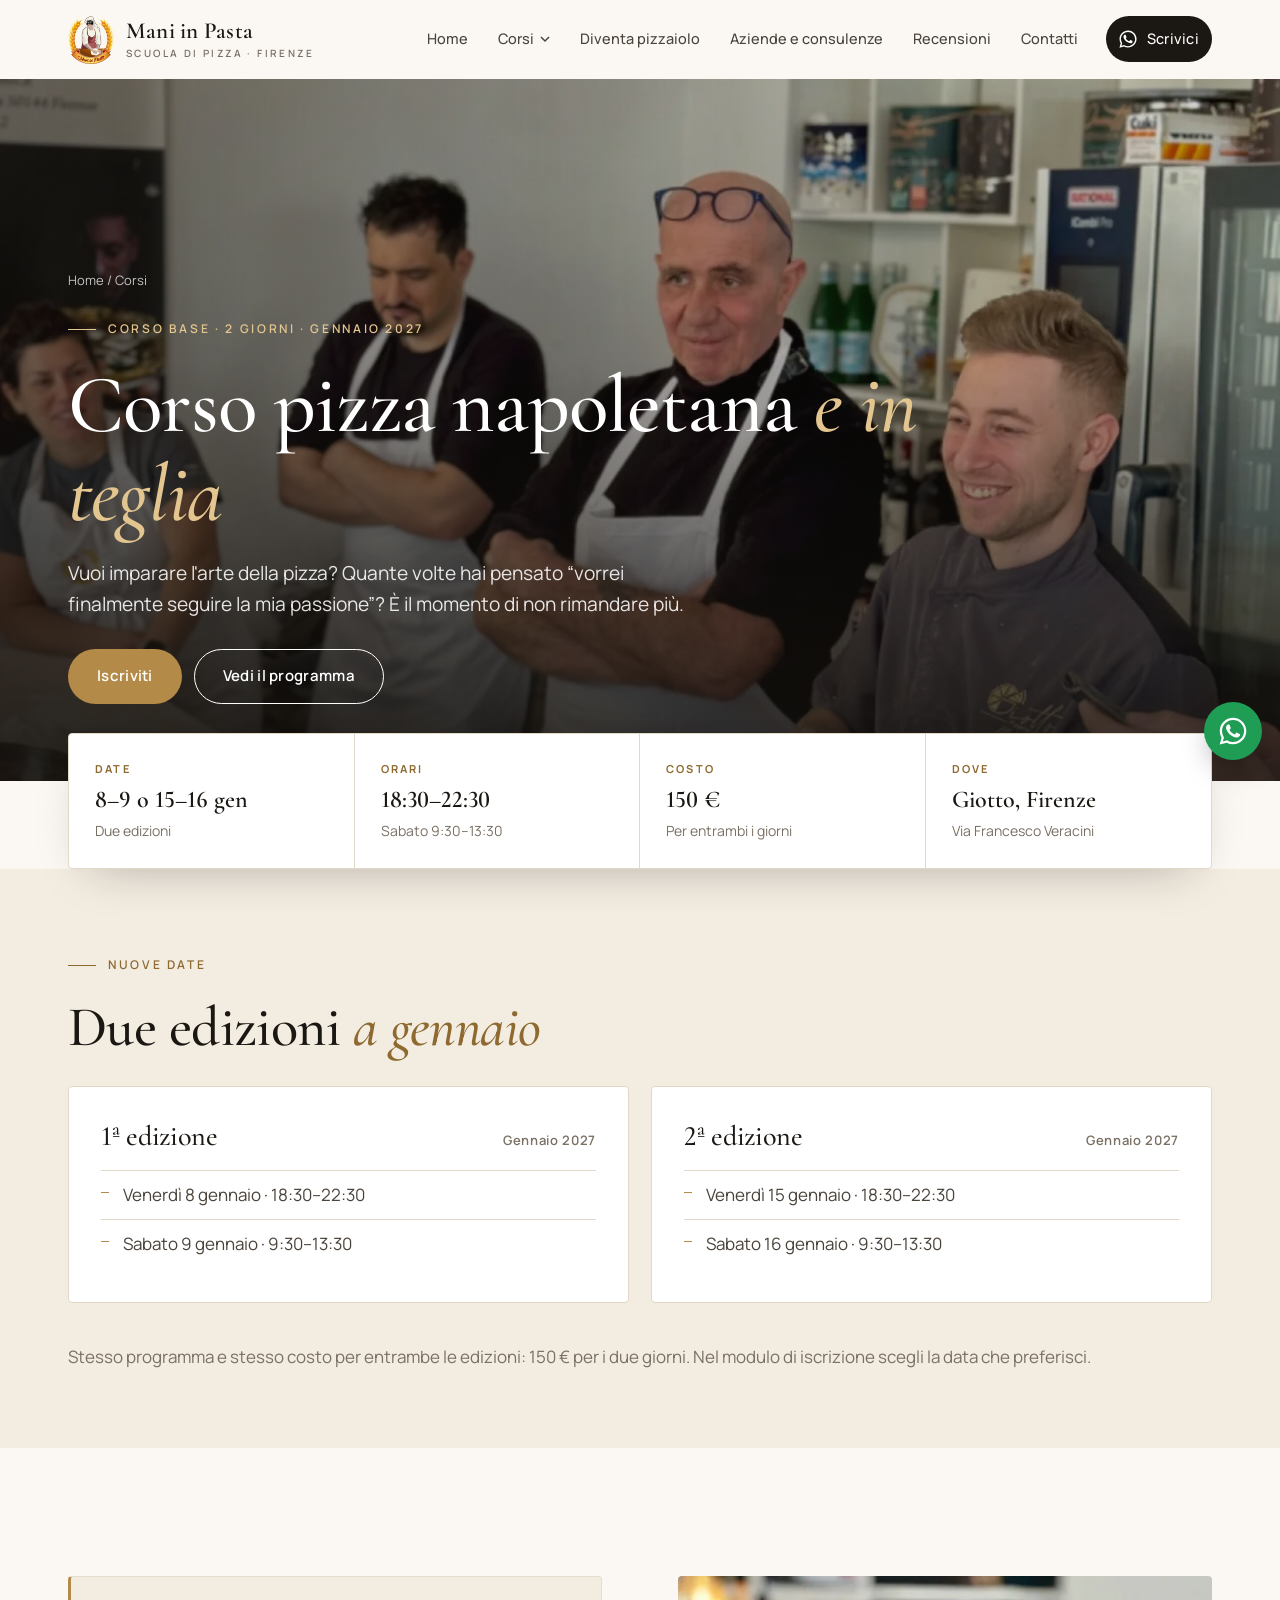
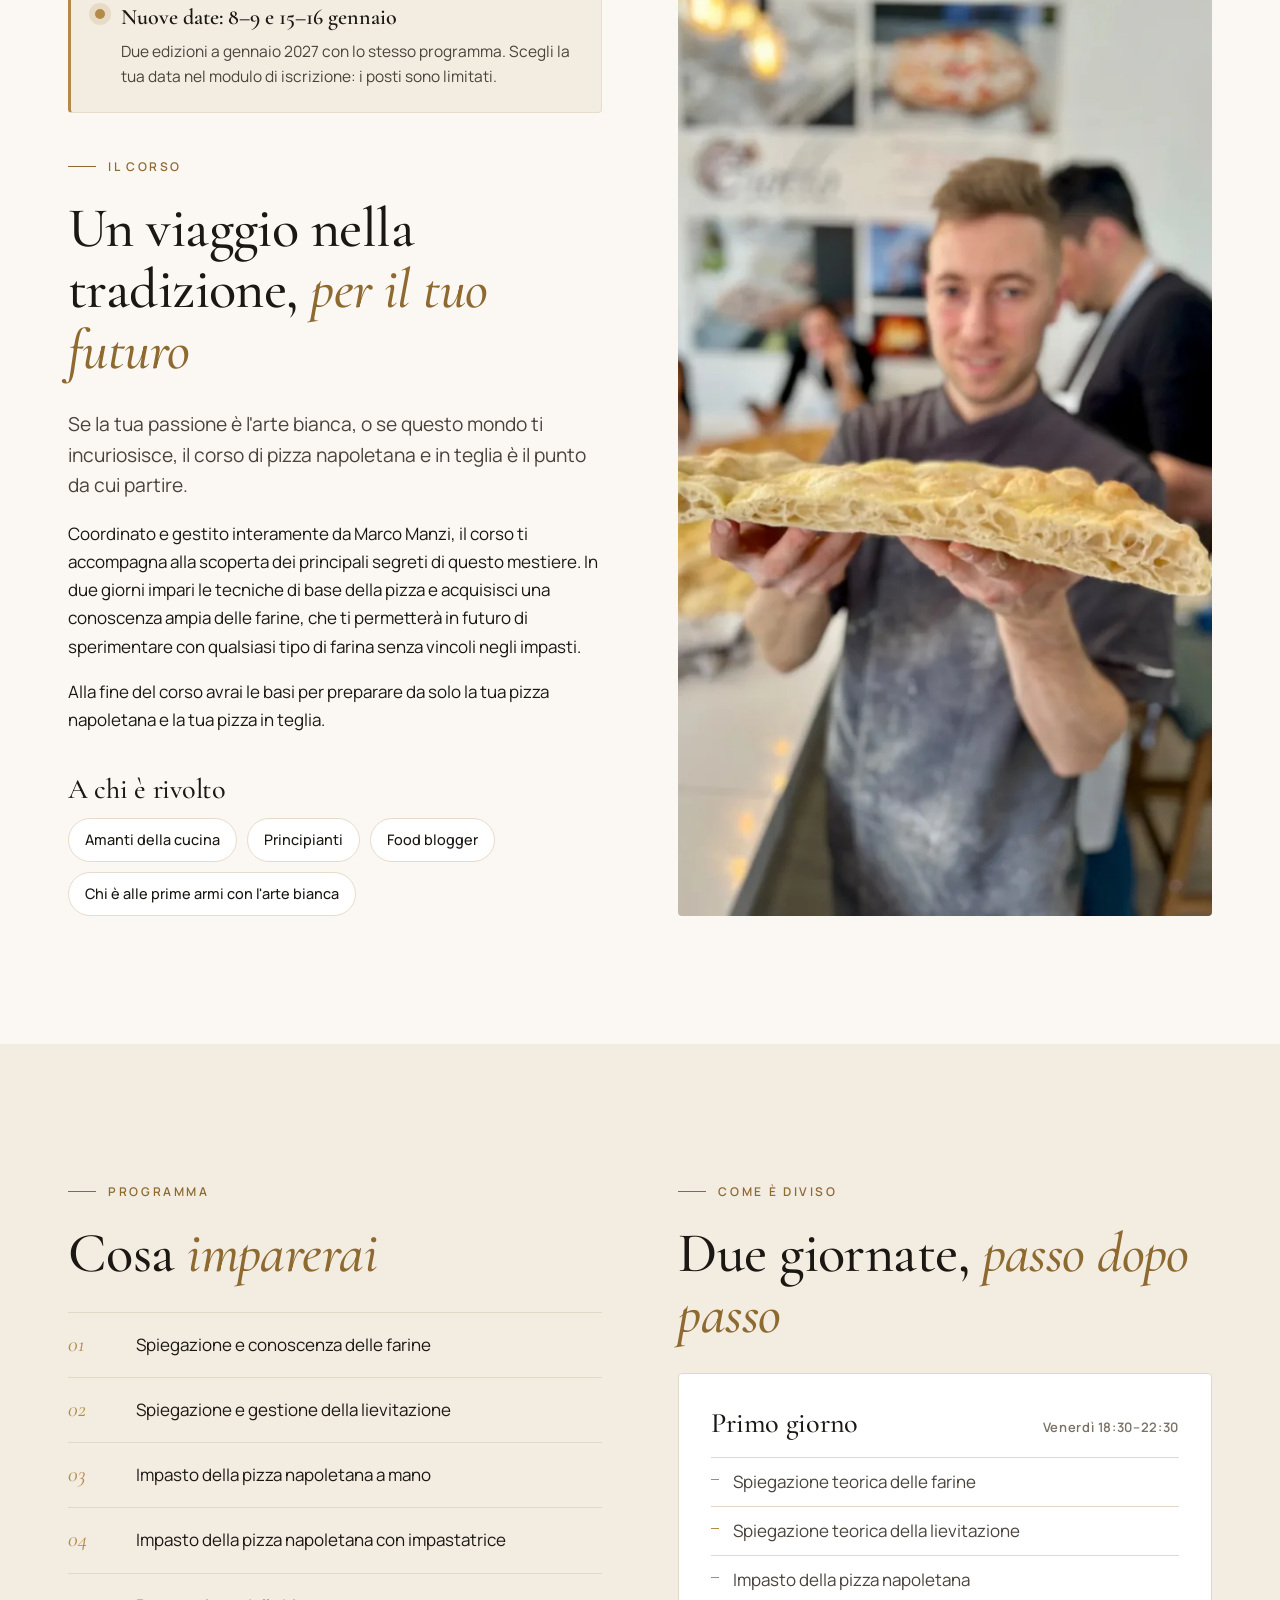
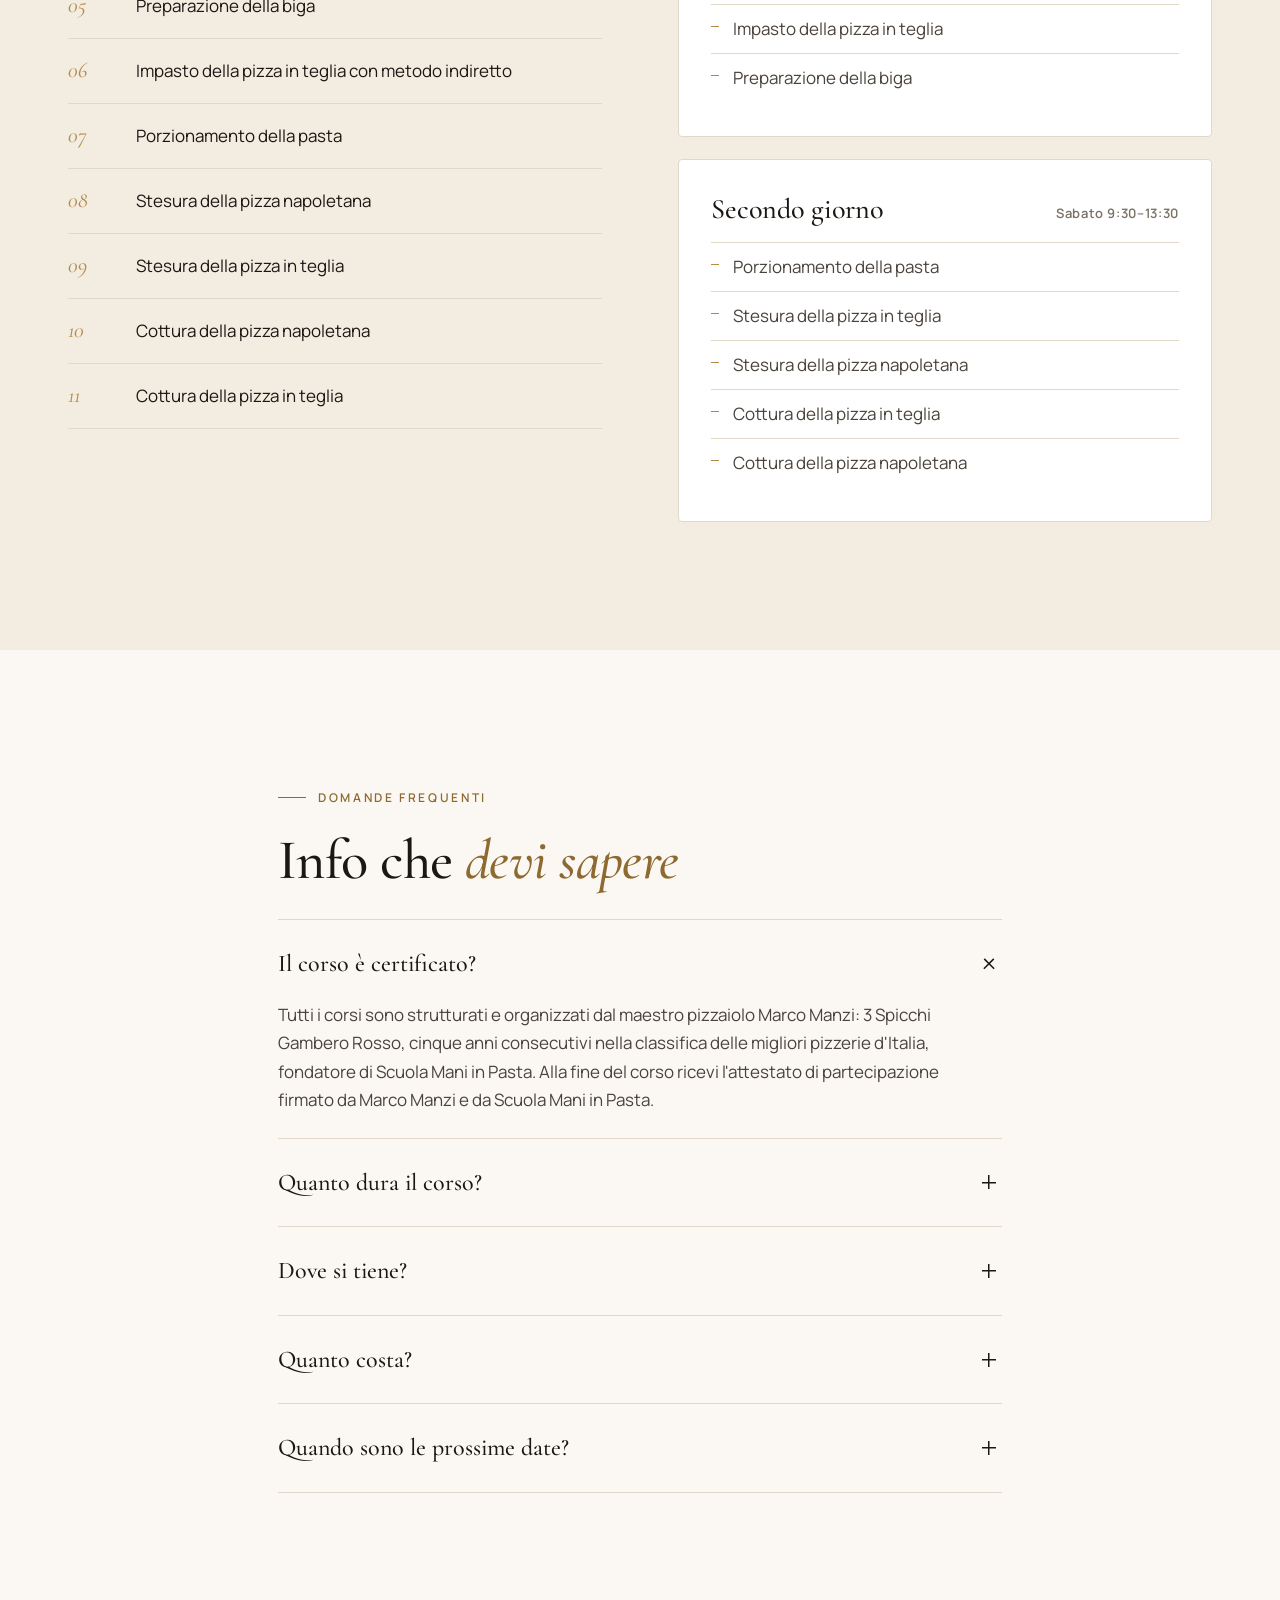
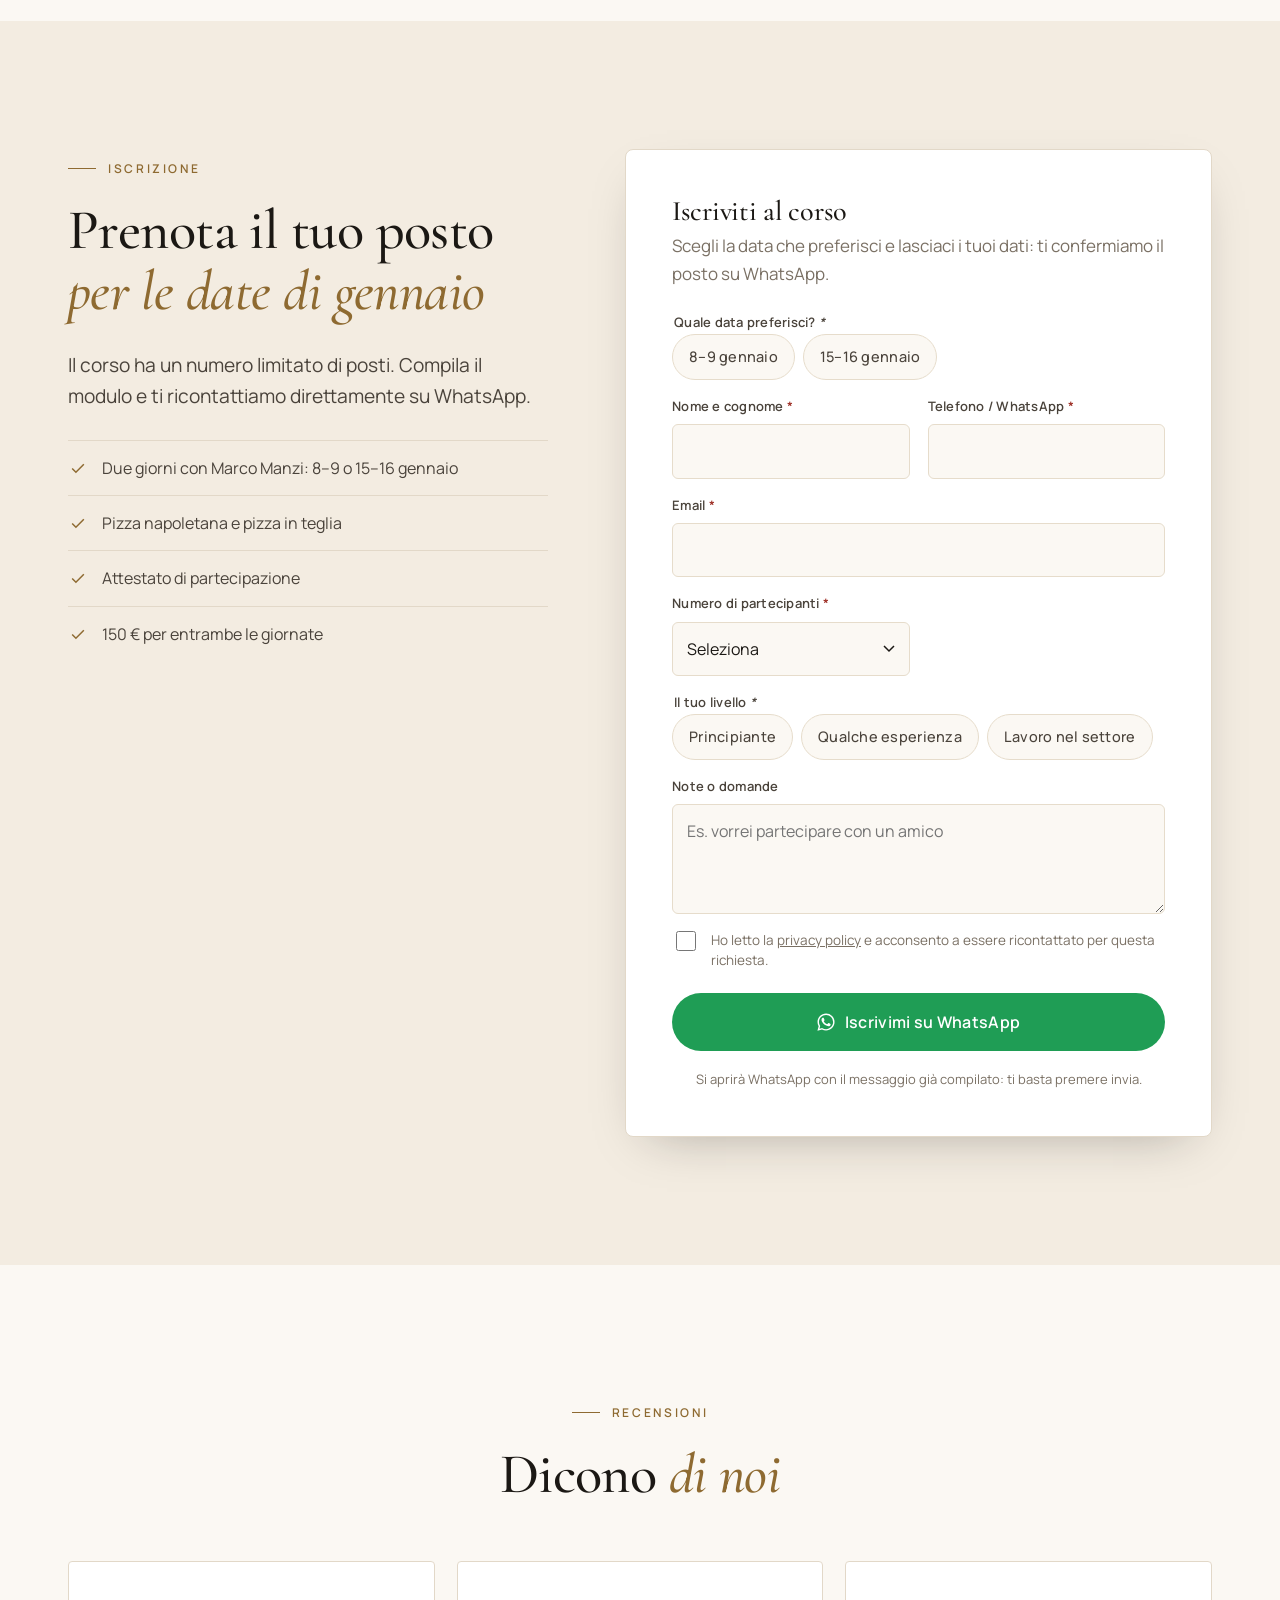
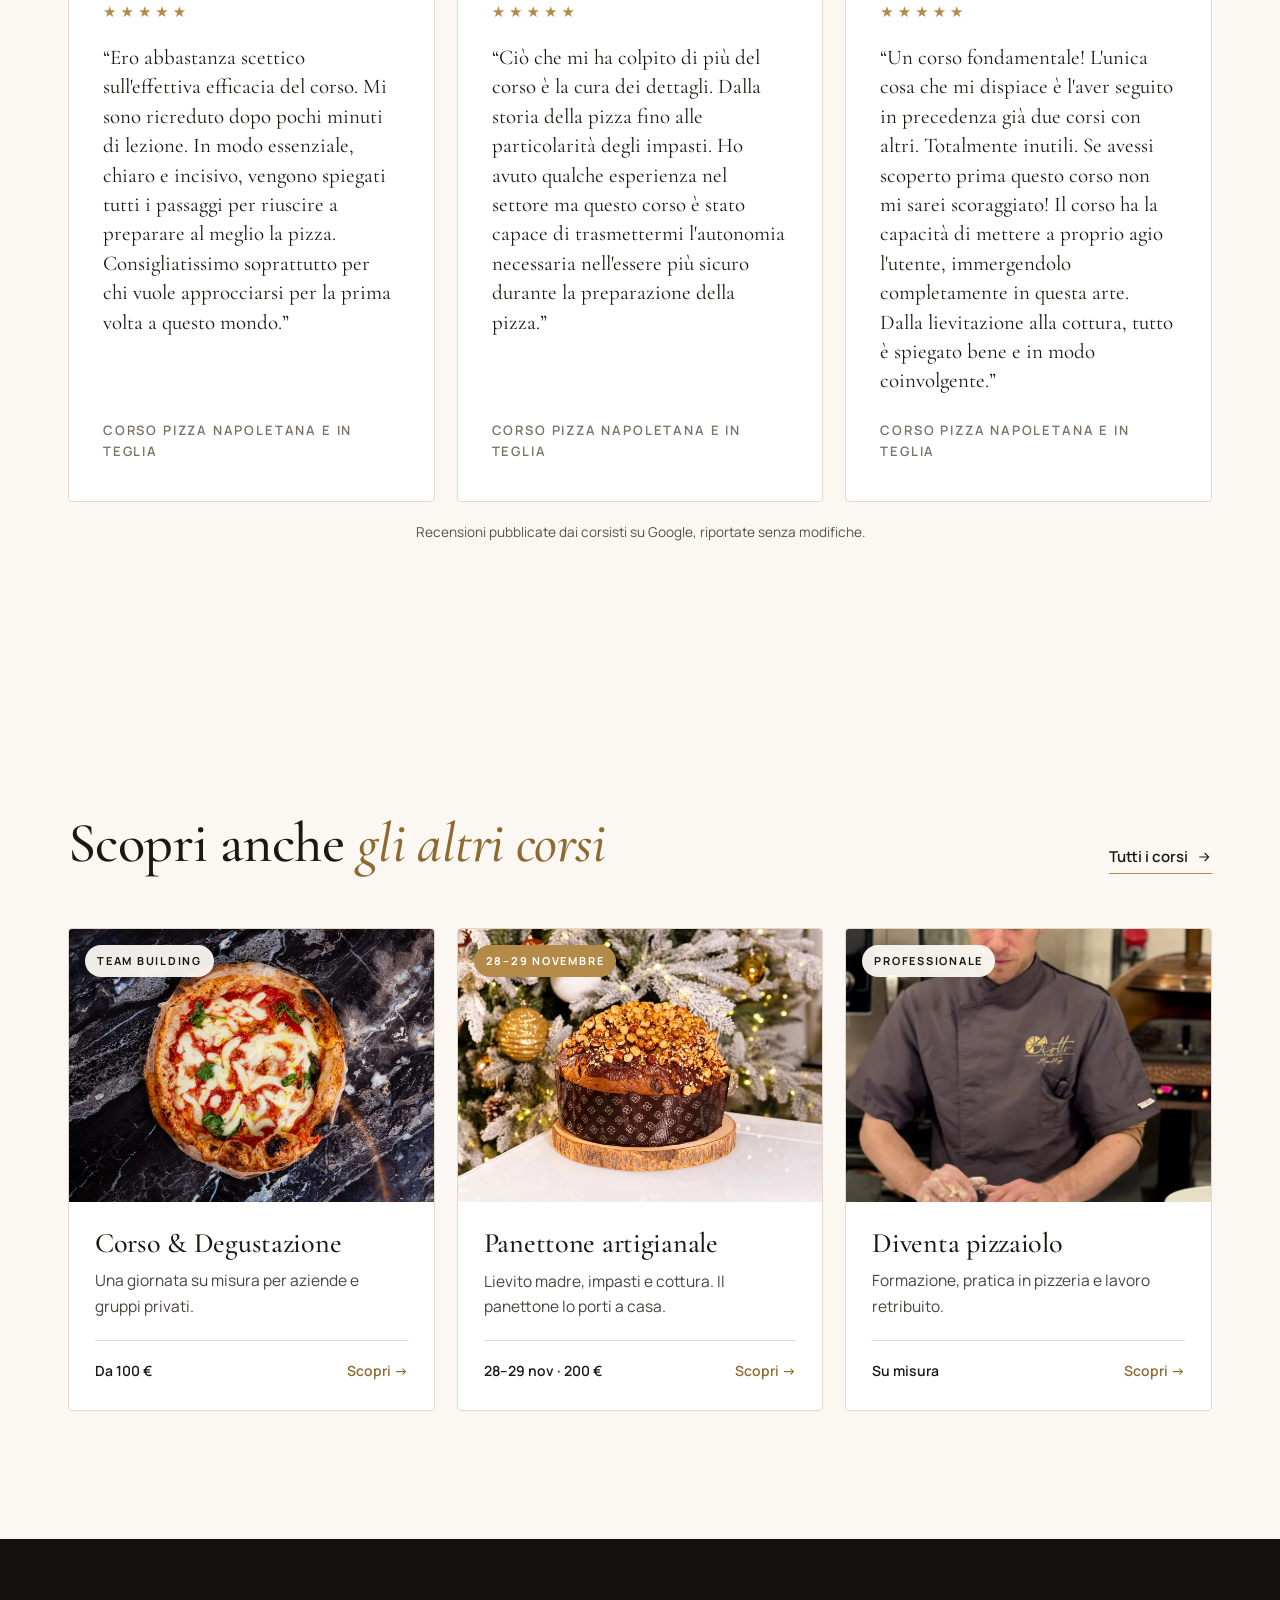
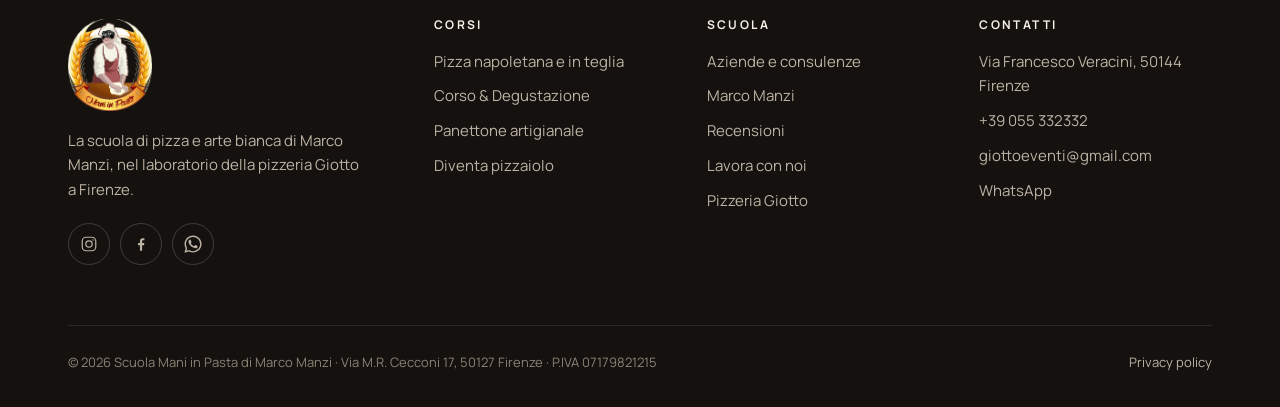
<file: corso-pizza-napoletana-e-in-teglia.html>
<!doctype html>
<html lang="it">
<head>
<meta charset="utf-8">
<meta name="viewport" content="width=device-width, initial-scale=1, viewport-fit=cover">
<title>Corso pizza napoletana e in teglia a Firenze · Scuola Mani in Pasta</title>
<meta name="description" content="Corso base di pizza napoletana e pizza in teglia a Firenze con Marco Manzi: 2 giorni di teoria e pratica, 150 €. Nuove date a gennaio 2027: 8-9 e 15-16 gennaio.">
<link rel="canonical" href="https://www.scuolamaniinpasta.com/corso-pizza-napoletana-e-in-teglia">
<meta name="theme-color" content="#FBF8F3">
<meta property="og:type" content="website">
<meta property="og:locale" content="it_IT">
<meta property="og:site_name" content="Scuola Mani in Pasta">
<meta property="og:title" content="Corso pizza napoletana e in teglia a Firenze · Scuola Mani in Pasta">
<meta property="og:description" content="Corso base di pizza napoletana e pizza in teglia a Firenze con Marco Manzi: 2 giorni di teoria e pratica, 150 €. Nuove date a gennaio 2027: 8-9 e 15-16 gennaio.">
<meta property="og:url" content="https://www.scuolamaniinpasta.com/corso-pizza-napoletana-e-in-teglia">
<meta property="og:image" content="https://www.scuolamaniinpasta.com/img/og.jpg">
<meta name="twitter:card" content="summary_large_image">
<link rel="icon" type="image/png" href="img/favicon-192.png">
<link rel="apple-touch-icon" href="img/apple-touch-icon.png">
<link rel="preconnect" href="https://fonts.googleapis.com">
<link rel="preconnect" href="https://fonts.gstatic.com" crossorigin>
<link href="https://fonts.googleapis.com/css2?family=Cormorant+Garamond:ital,wght@0,500;0,600;1,500&family=Manrope:wght@400;500;600;700&display=swap" rel="stylesheet">
<link rel="stylesheet" href="assets/styles.css?v=20261027b">
<script type="application/ld+json">{"@context": "https://schema.org", "@type": "Course", "name": "Corso pizza napoletana e in teglia", "description": "Corso base di due giorni su farine, lievitazione, impasto, stesura e cottura di pizza napoletana e in teglia.", "inLanguage": "it", "provider": {"@type": "EducationalOrganization", "name": "Scuola Mani in Pasta", "sameAs": "https://www.scuolamaniinpasta.com"}, "offers": {"@type": "Offer", "price": "150", "priceCurrency": "EUR", "category": "Paid"}, "hasCourseInstance": [{"@type": "CourseInstance", "name": "1ª edizione", "courseMode": "onsite", "startDate": "2027-01-08T18:30:00+01:00", "endDate": "2027-01-09T13:30:00+01:00", "location": {"@type": "Place", "name": "Pizzeria Giotto", "address": "Via Francesco Veracini, 50144 Firenze"}}, {"@type": "CourseInstance", "name": "2ª edizione", "courseMode": "onsite", "startDate": "2027-01-15T18:30:00+01:00", "endDate": "2027-01-16T13:30:00+01:00", "location": {"@type": "Place", "name": "Pizzeria Giotto", "address": "Via Francesco Veracini, 50144 Firenze"}}]}</script>
<script src="https://dati-marcomanzi.netlify.app/conta.js" defer></script>
</head>
<body>
<a class="sr-only" href="#main">Vai al contenuto</a>
<header class="site-header">
 <div class="container header-inner">
  <a class="brand" href="index.html" aria-label="Scuola Mani in Pasta, home"><img src="img/logo-400.webp" width="366" height="400" alt="Logo Scuola Mani in Pasta"><span class="brand-name">Mani in Pasta<small>Scuola di pizza · Firenze</small></span></a>
  <nav class="nav" aria-label="Menu principale">
   <a href="index.html">Home</a>
   <div class="nav-dd"><button type="button" aria-expanded="false">Corsi <svg viewBox="0 0 10 10" fill="none" stroke="currentColor" stroke-width="1.5" aria-hidden="true"><path d="m1 3 4 4 4-4"/></svg></button><div class="dd"><a href="corso-pizza-napoletana-e-in-teglia.html" aria-current="page">Pizza napoletana e in teglia<span>Corso base in due giorni</span></a><a href="corso-degustazione-pizza.html">Corso &amp; Degustazione<span>Team building e gruppi privati</span></a><a href="corso-panettone.html">Panettone artigianale<span>Lievito madre e grandi lievitati</span></a></div></div>
   <a href="diventa-pizzaiolo.html">Diventa pizzaiolo</a>
   <a href="consulenze-aziende.html">Aziende e consulenze</a>
   <a href="index.html#recensioni">Recensioni</a>
   <a href="index.html#contatti">Contatti</a>
   <a class="btn btn-dark header-cta" href="https://wa.me/message/5WP3QA3OBPK4P1" target="_blank" rel="noopener"><svg viewBox="0 0 24 24" fill="currentColor" aria-hidden="true"><path d="M17.47 14.38c-.3-.15-1.75-.86-2.02-.96-.27-.1-.47-.15-.67.15-.2.3-.77.96-.94 1.16-.17.2-.35.22-.64.07-.3-.15-1.25-.46-2.38-1.47-.88-.79-1.47-1.76-1.65-2.06-.17-.3-.02-.46.13-.6.13-.14.3-.35.45-.52.15-.18.2-.3.3-.5.1-.2.05-.38-.03-.53-.07-.15-.67-1.6-.92-2.2-.24-.58-.49-.5-.67-.5h-.57c-.2 0-.52.07-.8.37-.27.3-1.04 1.02-1.04 2.48s1.07 2.88 1.21 3.08c.15.2 2.1 3.2 5.08 4.48.71.31 1.26.49 1.7.63.71.22 1.36.19 1.87.12.57-.09 1.75-.72 2-1.41.25-.7.25-1.29.17-1.41-.07-.13-.27-.2-.57-.35M12.04 21.5h-.01a9.4 9.4 0 0 1-4.8-1.32l-.34-.2-3.57.94.95-3.48-.22-.36a9.4 9.4 0 0 1-1.44-5.02c0-5.2 4.24-9.43 9.44-9.43a9.38 9.38 0 0 1 9.43 9.44c0 5.2-4.24 9.43-9.44 9.43m8.03-17.46A11.27 11.27 0 0 0 12.04.72C5.78.72.68 5.82.68 12.08c0 2 .52 3.96 1.52 5.68L.58 23.65l6.03-1.58a11.33 11.33 0 0 0 5.43 1.38h.01c6.26 0 11.36-5.1 11.36-11.36 0-3.04-1.18-5.89-3.33-8.04"/></svg> Scrivici</a>
  </nav>
  <button class="burger" type="button" aria-label="Apri il menu" aria-expanded="false" aria-controls="mobile-menu"><span></span><span></span><span></span></button>
 </div>
</header>
<div class="mobile-menu" id="mobile-menu">
 <a href="index.html">Home</a>
 <div class="mm-label">I corsi</div>
 <a href="corso-pizza-napoletana-e-in-teglia.html">Pizza napoletana e in teglia</a><a href="corso-degustazione-pizza.html">Corso &amp; Degustazione</a><a href="corso-panettone.html">Panettone artigianale</a>
 <div class="mm-label">Per professionisti</div>
 <a href="diventa-pizzaiolo.html">Diventa pizzaiolo</a>
 <a href="consulenze-aziende.html">Aziende e consulenze</a>
 <div class="mm-label">La scuola</div>
 <a href="index.html#recensioni">Recensioni</a>
 <a href="index.html#contatti">Contatti</a>
 <a class="btn btn-wa" href="https://wa.me/message/5WP3QA3OBPK4P1" target="_blank" rel="noopener"><svg viewBox="0 0 24 24" fill="currentColor" aria-hidden="true"><path d="M17.47 14.38c-.3-.15-1.75-.86-2.02-.96-.27-.1-.47-.15-.67.15-.2.3-.77.96-.94 1.16-.17.2-.35.22-.64.07-.3-.15-1.25-.46-2.38-1.47-.88-.79-1.47-1.76-1.65-2.06-.17-.3-.02-.46.13-.6.13-.14.3-.35.45-.52.15-.18.2-.3.3-.5.1-.2.05-.38-.03-.53-.07-.15-.67-1.6-.92-2.2-.24-.58-.49-.5-.67-.5h-.57c-.2 0-.52.07-.8.37-.27.3-1.04 1.02-1.04 2.48s1.07 2.88 1.21 3.08c.15.2 2.1 3.2 5.08 4.48.71.31 1.26.49 1.7.63.71.22 1.36.19 1.87.12.57-.09 1.75-.72 2-1.41.25-.7.25-1.29.17-1.41-.07-.13-.27-.2-.57-.35M12.04 21.5h-.01a9.4 9.4 0 0 1-4.8-1.32l-.34-.2-3.57.94.95-3.48-.22-.36a9.4 9.4 0 0 1-1.44-5.02c0-5.2 4.24-9.43 9.44-9.43a9.38 9.38 0 0 1 9.43 9.44c0 5.2-4.24 9.43-9.44 9.43m8.03-17.46A11.27 11.27 0 0 0 12.04.72C5.78.72.68 5.82.68 12.08c0 2 .52 3.96 1.52 5.68L.58 23.65l6.03-1.58a11.33 11.33 0 0 0 5.43 1.38h.01c6.26 0 11.36-5.1 11.36-11.36 0-3.04-1.18-5.89-3.33-8.04"/></svg> Scrivici su WhatsApp</a>
</div>
<main id="main">

<section class="page-hero">
 <img src="img/corso-teglia-sm.webp" srcset="img/corso-teglia-sm.webp 800w, img/corso-teglia-lg.webp 1440w" sizes="100vw" width="800" height="1067" alt="Corsisti al banco con Marco Manzi durante il corso di pizza" loading="eager" fetchpriority="high" decoding="async" style="object-position:50% 40%">
 <div class="container">
  <div class="crumbs"><a href="index.html">Home</a> / Corsi</div>
  <span class="eyebrow">Corso base · 2 giorni · gennaio 2027</span>
  <h1>Corso pizza napoletana <em>e in teglia</em></h1>
  <p class="lead">Vuoi imparare l'arte della pizza? Quante volte hai pensato “vorrei finalmente seguire la mia passione”? È il momento di non rimandare più.</p>
  <div class="btn-row"><a class="btn btn-gold" href="#iscrizione">Iscriviti</a><a class="btn btn-line" href="#programma">Vedi il programma</a></div>
 </div>
</section>
<div class="container"><div class="facts">
 <div class="fact"><small>Date</small><b>8–9 o 15–16 gen</b><span>Due edizioni</span></div>
 <div class="fact"><small>Orari</small><b>18:30–22:30</b><span>Sabato 9:30–13:30</span></div>
 <div class="fact"><small>Costo</small><b>150 €</b><span>Per entrambi i giorni</span></div>
 <div class="fact"><small>Dove</small><b>Giotto, Firenze</b><span>Via Francesco Veracini</span></div>
</div></div>

<section class="section-sm bg-cream" id="date">
 <div class="container">
  <span class="eyebrow">Nuove date</span>
  <h2>Due edizioni <em>a gennaio</em></h2>
  <div class="days">
   <div class="day"><h3>1ª edizione <small>Gennaio 2027</small></h3><ul><li>Venerdì 8 gennaio · 18:30–22:30</li><li>Sabato 9 gennaio · 9:30–13:30</li></ul></div>
   <div class="day"><h3>2ª edizione <small>Gennaio 2027</small></h3><ul><li>Venerdì 15 gennaio · 18:30–22:30</li><li>Sabato 16 gennaio · 9:30–13:30</li></ul></div>
  </div>
  <p class="muted mt-40 mb-0">Stesso programma e stesso costo per entrambe le edizioni: 150 € per i due giorni. Nel modulo di iscrizione scegli la data che preferisci.</p>
 </div>
</section>

<section class="section">
 <div class="container grid-2">
  <div class="reveal">
   <div class="notice"><span class="dot"></span><div><b>Nuove date: 8–9 e 15–16 gennaio</b><p>Due edizioni a gennaio 2027 con lo stesso programma. Scegli la tua data nel modulo di iscrizione: i posti sono limitati.</p></div></div>
   <span class="eyebrow">Il corso</span>
   <h2>Un viaggio nella tradizione, <em>per il tuo futuro</em></h2>
   <p class="lead">Se la tua passione è l'arte bianca, o se questo mondo ti incuriosisce, il corso di pizza napoletana e in teglia è il punto da cui partire.</p>
   <p>Coordinato e gestito interamente da Marco Manzi, il corso ti accompagna alla scoperta dei principali segreti di questo mestiere. In due giorni impari le tecniche di base della pizza e acquisisci una conoscenza ampia delle farine, che ti permetterà in futuro di sperimentare con qualsiasi tipo di farina senza vincoli negli impasti.</p>
   <p>Alla fine del corso avrai le basi per preparare da solo la tua pizza napoletana e la tua pizza in teglia.</p>
   <h3 class="mt-40">A chi è rivolto</h3>
   <div class="chips"><span class="chip">Amanti della cucina</span><span class="chip">Principianti</span><span class="chip">Food blogger</span><span class="chip">Chi è alle prime armi con l'arte bianca</span></div>
  </div>
  <div class="reveal"><img src="img/teglia-impasto-sm.webp" srcset="img/teglia-impasto-sm.webp 800w, img/teglia-impasto-lg.webp 1440w" sizes="(max-width:900px) 100vw, 560px" width="800" height="1067" alt="Marco Manzi mostra l&#x27;impasto della pizza in teglia" loading="lazy" decoding="async" class="img-cover ratio-45"></div>
 </div>
</section>

<section class="section bg-cream" id="programma">
 <div class="container grid-2">
  <div class="reveal">
   <span class="eyebrow">Programma</span>
   <h2>Cosa <em>imparerai</em></h2>
   <ol class="program">
    <li>Spiegazione e conoscenza delle farine</li>
    <li>Spiegazione e gestione della lievitazione</li>
    <li>Impasto della pizza napoletana a mano</li>
    <li>Impasto della pizza napoletana con impastatrice</li>
    <li>Preparazione della biga</li>
    <li>Impasto della pizza in teglia con metodo indiretto</li>
    <li>Porzionamento della pasta</li>
    <li>Stesura della pizza napoletana</li>
    <li>Stesura della pizza in teglia</li>
    <li>Cottura della pizza napoletana</li>
    <li>Cottura della pizza in teglia</li>
   </ol>
  </div>
  <div class="reveal">
   <span class="eyebrow">Come è diviso</span>
   <h2>Due giornate, <em>passo dopo passo</em></h2>
   <div class="days" style="grid-template-columns:1fr">
    <div class="day"><h3>Primo giorno <small>Venerdì 18:30–22:30</small></h3><ul><li>Spiegazione teorica delle farine</li><li>Spiegazione teorica della lievitazione</li><li>Impasto della pizza napoletana</li><li>Impasto della pizza in teglia</li><li>Preparazione della biga</li></ul></div>
    <div class="day"><h3>Secondo giorno <small>Sabato 9:30–13:30</small></h3><ul><li>Porzionamento della pasta</li><li>Stesura della pizza in teglia</li><li>Stesura della pizza napoletana</li><li>Cottura della pizza in teglia</li><li>Cottura della pizza napoletana</li></ul></div>
   </div>
  </div>
 </div>
</section>

<section class="section">
 <div class="container narrow">
  <span class="eyebrow">Domande frequenti</span>
  <h2>Info che <em>devi sapere</em></h2>
  <div class="faq">
   <details open><summary>Il corso è certificato?</summary><p>Tutti i corsi sono strutturati e organizzati dal maestro pizzaiolo Marco Manzi: 3 Spicchi Gambero Rosso, cinque anni consecutivi nella classifica delle migliori pizzerie d'Italia, fondatore di Scuola Mani in Pasta. Alla fine del corso ricevi l'attestato di partecipazione firmato da Marco Manzi e da Scuola Mani in Pasta.</p></details>
   <details><summary>Quanto dura il corso?</summary><p>Due giorni: venerdì dalle 18:30 alle 22:30 e sabato dalle 9:30 alle 13:30.</p></details>
   <details><summary>Dove si tiene?</summary><p>A Firenze, in via Francesco Veracini, nella prima sede della pizzeria Giotto.</p></details>
   <details><summary>Quanto costa?</summary><p>150 € per entrambe le giornate. È un corso base, pensato per entrare in contatto con questo mondo. Se vuoi diventare pizzaiolo a tutti gli effetti, guarda il <a href="diventa-pizzaiolo.html">percorso professionale</a>.</p></details>
   <details><summary>Quando sono le prossime date?</summary><p>A gennaio 2027 ci sono due edizioni: la prima venerdì 8 e sabato 9 gennaio, la seconda venerdì 15 e sabato 16 gennaio. Il programma è identico: nel modulo qui sotto scegli la data che preferisci e ti confermiamo il posto su WhatsApp.</p></details>
  </div>
 </div>
</section>

<section class="section bg-cream" id="iscrizione">
 <div class="container form-wrap">
  <div class="reveal sticky">
   <span class="eyebrow">Iscrizione</span>
   <h2>Prenota il tuo posto <em>per le date di gennaio</em></h2>
   <p class="lead">Il corso ha un numero limitato di posti. Compila il modulo e ti ricontattiamo direttamente su WhatsApp.</p>
   <ul class="side-list">
    <li><svg viewBox="0 0 24 24" fill="none" stroke="currentColor" stroke-width="1.8" aria-hidden="true"><path d="m5 12.5 4.5 4.5L19 7.5"/></svg>Due giorni con Marco Manzi: 8–9 o 15–16 gennaio</li>
    <li><svg viewBox="0 0 24 24" fill="none" stroke="currentColor" stroke-width="1.8" aria-hidden="true"><path d="m5 12.5 4.5 4.5L19 7.5"/></svg>Pizza napoletana e pizza in teglia</li>
    <li><svg viewBox="0 0 24 24" fill="none" stroke="currentColor" stroke-width="1.8" aria-hidden="true"><path d="m5 12.5 4.5 4.5L19 7.5"/></svg>Attestato di partecipazione</li>
    <li><svg viewBox="0 0 24 24" fill="none" stroke="currentColor" stroke-width="1.8" aria-hidden="true"><path d="m5 12.5 4.5 4.5L19 7.5"/></svg>150 € per entrambe le giornate</li>
   </ul>
  </div>
  <div class="reveal"><div class="form-card">
 <h3>Iscriviti al corso</h3>
 <p class="muted mb-0">Scegli la data che preferisci e lasciaci i tuoi dati: ti confermiamo il posto su WhatsApp.</p>
 <form class="js-wa-form" name="iscrizione-pizza" data-title="Iscrizione corso pizza napoletana e in teglia (gennaio 2027)" action="/">
  <input type="hidden" name="form-name" value="iscrizione-pizza">
  <p class="hp"><label>Non compilare <input name="bot-field" tabindex="-1" autocomplete="off"></label></p>
  <div class="form-grid">
   <fieldset class="field full" style="border:0;padding:0;margin:0"><legend>Quale data preferisci? <i>*</i></legend><div class="radios"><label><input type="radio" name="data" value="1ª edizione · 8-9 gennaio 2027" data-label="Data scelta" required><span>8–9 gennaio</span></label><label><input type="radio" name="data" value="2ª edizione · 15-16 gennaio 2027" data-label="Data scelta"><span>15–16 gennaio</span></label></div><span class="err">Seleziona un’opzione</span></fieldset><div class="field"><label for="pz-nome">Nome e cognome <i>*</i></label><input id="pz-nome" name="nome" type="text" data-label="Nome e cognome" required autocomplete="name"><span class="err">Campo obbligatorio</span></div><div class="field"><label for="pz-telefono">Telefono / WhatsApp <i>*</i></label><input id="pz-telefono" name="telefono" type="tel" data-label="Telefono / WhatsApp" required autocomplete="tel" inputmode="tel"><span class="err">Inserisci un numero di telefono valido</span></div><div class="field full"><label for="pz-email">Email <i>*</i></label><input id="pz-email" name="email" type="email" data-label="Email" required autocomplete="email"><span class="err">Inserisci un indirizzo email valido</span></div><div class="field"><label for="pz-partecipanti">Numero di partecipanti <i>*</i></label><select id="pz-partecipanti" name="partecipanti" data-label="Numero di partecipanti" required><option value="">Seleziona</option><option>1</option><option>2</option><option>3</option><option>4 o più</option></select><span class="err">Seleziona un'opzione</span></div><fieldset class="field full" style="border:0;padding:0;margin:0"><legend>Il tuo livello <i>*</i></legend><div class="radios"><label><input type="radio" name="livello" value="Principiante" data-label="Il tuo livello" required><span>Principiante</span></label><label><input type="radio" name="livello" value="Qualche esperienza" data-label="Il tuo livello"><span>Qualche esperienza</span></label><label><input type="radio" name="livello" value="Lavoro nel settore" data-label="Il tuo livello"><span>Lavoro nel settore</span></label></div><span class="err">Seleziona un'opzione</span></fieldset><div class="field full"><label for="pz-note">Note o domande</label><textarea id="pz-note" name="note" data-label="Note o domande" placeholder="Es. vorrei partecipare con un amico"></textarea><span class="err">Campo obbligatorio</span></div>
   <label class="consent"><input type="checkbox" name="privacy" value="si" required> <span>Ho letto la <a href="privacy.html" target="_blank">privacy policy</a> e acconsento a essere ricontattato per questa richiesta.</span></label>
   <div class="form-submit"><button class="btn btn-wa" type="submit"><svg viewBox="0 0 24 24" fill="currentColor" aria-hidden="true"><path d="M17.47 14.38c-.3-.15-1.75-.86-2.02-.96-.27-.1-.47-.15-.67.15-.2.3-.77.96-.94 1.16-.17.2-.35.22-.64.07-.3-.15-1.25-.46-2.38-1.47-.88-.79-1.47-1.76-1.65-2.06-.17-.3-.02-.46.13-.6.13-.14.3-.35.45-.52.15-.18.2-.3.3-.5.1-.2.05-.38-.03-.53-.07-.15-.67-1.6-.92-2.2-.24-.58-.49-.5-.67-.5h-.57c-.2 0-.52.07-.8.37-.27.3-1.04 1.02-1.04 2.48s1.07 2.88 1.21 3.08c.15.2 2.1 3.2 5.08 4.48.71.31 1.26.49 1.7.63.71.22 1.36.19 1.87.12.57-.09 1.75-.72 2-1.41.25-.7.25-1.29.17-1.41-.07-.13-.27-.2-.57-.35M12.04 21.5h-.01a9.4 9.4 0 0 1-4.8-1.32l-.34-.2-3.57.94.95-3.48-.22-.36a9.4 9.4 0 0 1-1.44-5.02c0-5.2 4.24-9.43 9.44-9.43a9.38 9.38 0 0 1 9.43 9.44c0 5.2-4.24 9.43-9.44 9.43m8.03-17.46A11.27 11.27 0 0 0 12.04.72C5.78.72.68 5.82.68 12.08c0 2 .52 3.96 1.52 5.68L.58 23.65l6.03-1.58a11.33 11.33 0 0 0 5.43 1.38h.01c6.26 0 11.36-5.1 11.36-11.36 0-3.04-1.18-5.89-3.33-8.04"/></svg> Iscrivimi su WhatsApp</button></div>
   <p class="form-note">Si aprirà WhatsApp con il messaggio già compilato: ti basta premere invia.</p>
  </div>
 </form>
 <div class="form-success" role="status">
  <div class="ok"><svg viewBox="0 0 24 24" fill="none" stroke="currentColor" stroke-width="1.8" aria-hidden="true"><path d="m5 12.5 4.5 4.5L19 7.5"/></svg></div>
  <h3>Richiesta pronta</h3>
  <p>Abbiamo ricevuto i tuoi dati. Se WhatsApp non si è aperto, tocca il pulsante qui sotto per inviarci il messaggio.</p>
  <a class="btn btn-wa js-wa-again" href="https://wa.me/message/5WP3QA3OBPK4P1" target="_blank" rel="noopener"><svg viewBox="0 0 24 24" fill="currentColor" aria-hidden="true"><path d="M17.47 14.38c-.3-.15-1.75-.86-2.02-.96-.27-.1-.47-.15-.67.15-.2.3-.77.96-.94 1.16-.17.2-.35.22-.64.07-.3-.15-1.25-.46-2.38-1.47-.88-.79-1.47-1.76-1.65-2.06-.17-.3-.02-.46.13-.6.13-.14.3-.35.45-.52.15-.18.2-.3.3-.5.1-.2.05-.38-.03-.53-.07-.15-.67-1.6-.92-2.2-.24-.58-.49-.5-.67-.5h-.57c-.2 0-.52.07-.8.37-.27.3-1.04 1.02-1.04 2.48s1.07 2.88 1.21 3.08c.15.2 2.1 3.2 5.08 4.48.71.31 1.26.49 1.7.63.71.22 1.36.19 1.87.12.57-.09 1.75-.72 2-1.41.25-.7.25-1.29.17-1.41-.07-.13-.27-.2-.57-.35M12.04 21.5h-.01a9.4 9.4 0 0 1-4.8-1.32l-.34-.2-3.57.94.95-3.48-.22-.36a9.4 9.4 0 0 1-1.44-5.02c0-5.2 4.24-9.43 9.44-9.43a9.38 9.38 0 0 1 9.43 9.44c0 5.2-4.24 9.43-9.44 9.43m8.03-17.46A11.27 11.27 0 0 0 12.04.72C5.78.72.68 5.82.68 12.08c0 2 .52 3.96 1.52 5.68L.58 23.65l6.03-1.58a11.33 11.33 0 0 0 5.43 1.38h.01c6.26 0 11.36-5.1 11.36-11.36 0-3.04-1.18-5.89-3.33-8.04"/></svg> Apri WhatsApp</a>
 </div>
</div></div>
 </div>
</section>
<section class="section " id="recensioni-corso">
 <div class="container">
  <div class="center narrow" style="margin:0 auto">
   <span class="eyebrow">Recensioni</span>
   <h2>Dicono <em>di noi</em></h2>
   
  </div>
  <div class="reviews"><figure class="review reveal"><div class="stars" aria-label="5 stelle">★★★★★</div><blockquote>“Ero abbastanza scettico sull'effettiva efficacia del corso. Mi sono ricreduto dopo pochi minuti di lezione. In modo essenziale, chiaro e incisivo, vengono spiegati tutti i passaggi per riuscire a preparare al meglio la pizza. Consigliatissimo soprattutto per chi vuole approcciarsi per la prima volta a questo mondo.”</blockquote><cite>Corso pizza napoletana e in teglia</cite></figure><figure class="review reveal"><div class="stars" aria-label="5 stelle">★★★★★</div><blockquote>“Ciò che mi ha colpito di più del corso è la cura dei dettagli. Dalla storia della pizza fino alle particolarità degli impasti. Ho avuto qualche esperienza nel settore ma questo corso è stato capace di trasmettermi l'autonomia necessaria nell'essere più sicuro durante la preparazione della pizza.”</blockquote><cite>Corso pizza napoletana e in teglia</cite></figure><figure class="review reveal"><div class="stars" aria-label="5 stelle">★★★★★</div><blockquote>“Un corso fondamentale! L'unica cosa che mi dispiace è l'aver seguito in precedenza già due corsi con altri. Totalmente inutili. Se avessi scoperto prima questo corso non mi sarei scoraggiato! Il corso ha la capacità di mettere a proprio agio l'utente, immergendolo completamente in questa arte. Dalla lievitazione alla cottura, tutto è spiegato bene e in modo coinvolgente.”</blockquote><cite>Corso pizza napoletana e in teglia</cite></figure></div>
  <p class="review-src" style="text-align:center;margin-top:1.2rem;font-size:.85rem;opacity:.75">Recensioni pubblicate dai corsisti su Google, riportate senza modifiche.</p>

 </div>
</section>
<section class="section">
 <div class="container">
  <div class="section-head"><h2>Scopri anche <em>gli altri corsi</em></h2><a class="link-arrow" href="index.html#corsi">Tutti i corsi <svg width="16" height="16" viewBox="0 0 24 24" fill="none" stroke="currentColor" stroke-width="1.6" aria-hidden="true"><path d="M5 12h14M13 6l6 6-6 6"/></svg></a></div>
  <div class="cards"><a class="card reveal" href="corso-degustazione-pizza.html"><div class="card-img"><img src="img/margherita-sm.webp" srcset="img/margherita-sm.webp 800w, img/margherita-lg.webp 1800w" sizes="(max-width:640px) 100vw, (max-width:1000px) 50vw, 400px" width="800" height="533" alt="Corso e Degustazione" loading="lazy" decoding="async"><span class="tag">Team building</span></div><div class="card-body"><h3>Corso &amp; Degustazione</h3><p>Una giornata su misura per aziende e gruppi privati.</p><div class="card-meta"><span>Da 100 €</span><span class="go">Scopri →</span></div></div></a><a class="card reveal" href="corso-panettone.html"><div class="card-img"><img src="img/panettone-glassa-sm.webp" srcset="img/panettone-glassa-sm.webp 800w, img/panettone-glassa-lg.webp 1800w" sizes="(max-width:640px) 100vw, (max-width:1000px) 50vw, 400px" width="800" height="533" alt="Panettone artigianale" loading="lazy" decoding="async"><span class="tag gold">28–29 novembre</span></div><div class="card-body"><h3>Panettone artigianale</h3><p>Lievito madre, impasti e cottura. Il panettone lo porti a casa.</p><div class="card-meta"><span>28–29 nov · 200 €</span><span class="go">Scopri →</span></div></div></a><a class="card reveal" href="diventa-pizzaiolo.html"><div class="card-img"><img src="img/marco-impasto-sm.webp" srcset="img/marco-impasto-sm.webp 800w, img/marco-impasto-lg.webp 1440w" sizes="(max-width:640px) 100vw, (max-width:1000px) 50vw, 400px" width="800" height="1067" alt="Diventa pizzaiolo" loading="lazy" decoding="async"><span class="tag">Professionale</span></div><div class="card-body"><h3>Diventa pizzaiolo</h3><p>Formazione, pratica in pizzeria e lavoro retribuito.</p><div class="card-meta"><span>Su misura</span><span class="go">Scopri →</span></div></div></a></div>
 </div>
</section>

</main>
<footer class="site-footer">
 <div class="container">
  <div class="foot-grid">
   <div class="foot-brand">
    <img src="img/logo-400.webp" width="366" height="400" alt="Logo Scuola Mani in Pasta" loading="lazy">
    <p>La scuola di pizza e arte bianca di Marco Manzi, nel laboratorio della pizzeria Giotto a Firenze.</p>
    <div class="socials">
     <a href="https://www.instagram.com/marcomanzigiotto/" target="_blank" rel="noopener" aria-label="Instagram"><svg viewBox="0 0 24 24" fill="none" stroke="currentColor" stroke-width="1.6" aria-hidden="true"><rect x="3" y="3" width="18" height="18" rx="5"/><circle cx="12" cy="12" r="4.2"/><circle cx="17.4" cy="6.6" r="1" fill="currentColor" stroke="none"/></svg></a>
     <a href="https://www.facebook.com/ScuolaManiinPasta" target="_blank" rel="noopener" aria-label="Facebook"><svg viewBox="0 0 24 24" fill="currentColor" aria-hidden="true"><path d="M13.5 21v-7.5h2.5l.4-3h-2.9V8.6c0-.86.25-1.46 1.5-1.46h1.55V4.47A21 21 0 0 0 14.3 4.3c-2.2 0-3.7 1.34-3.7 3.8v2.4H8.1v3h2.5V21h2.9z"/></svg></a>
     <a href="https://wa.me/message/5WP3QA3OBPK4P1" target="_blank" rel="noopener" aria-label="WhatsApp"><svg viewBox="0 0 24 24" fill="currentColor" aria-hidden="true"><path d="M17.47 14.38c-.3-.15-1.75-.86-2.02-.96-.27-.1-.47-.15-.67.15-.2.3-.77.96-.94 1.16-.17.2-.35.22-.64.07-.3-.15-1.25-.46-2.38-1.47-.88-.79-1.47-1.76-1.65-2.06-.17-.3-.02-.46.13-.6.13-.14.3-.35.45-.52.15-.18.2-.3.3-.5.1-.2.05-.38-.03-.53-.07-.15-.67-1.6-.92-2.2-.24-.58-.49-.5-.67-.5h-.57c-.2 0-.52.07-.8.37-.27.3-1.04 1.02-1.04 2.48s1.07 2.88 1.21 3.08c.15.2 2.1 3.2 5.08 4.48.71.31 1.26.49 1.7.63.71.22 1.36.19 1.87.12.57-.09 1.75-.72 2-1.41.25-.7.25-1.29.17-1.41-.07-.13-.27-.2-.57-.35M12.04 21.5h-.01a9.4 9.4 0 0 1-4.8-1.32l-.34-.2-3.57.94.95-3.48-.22-.36a9.4 9.4 0 0 1-1.44-5.02c0-5.2 4.24-9.43 9.44-9.43a9.38 9.38 0 0 1 9.43 9.44c0 5.2-4.24 9.43-9.44 9.43m8.03-17.46A11.27 11.27 0 0 0 12.04.72C5.78.72.68 5.82.68 12.08c0 2 .52 3.96 1.52 5.68L.58 23.65l6.03-1.58a11.33 11.33 0 0 0 5.43 1.38h.01c6.26 0 11.36-5.1 11.36-11.36 0-3.04-1.18-5.89-3.33-8.04"/></svg></a>
    </div>
   </div>
   <div>
    <h4>Corsi</h4>
    <ul>
     <li><a href="corso-pizza-napoletana-e-in-teglia.html">Pizza napoletana e in teglia</a></li>
     <li><a href="corso-degustazione-pizza.html">Corso &amp; Degustazione</a></li>
     <li><a href="corso-panettone.html">Panettone artigianale</a></li>
     <li><a href="diventa-pizzaiolo.html">Diventa pizzaiolo</a></li>
    </ul>
   </div>
   <div>
    <h4>Scuola</h4>
    <ul>
     <li><a href="consulenze-aziende.html">Aziende e consulenze</a></li>
     <li><a href="index.html#marco">Marco Manzi</a></li>
     <li><a href="index.html#recensioni">Recensioni</a></li>
     <li><a href="https://forms.gle/ZwpSqs5XPcLktTFg9" target="_blank" rel="noopener">Lavora con noi</a></li>
     <li><a href="https://www.pizzeriagiotto.it" target="_blank" rel="noopener">Pizzeria Giotto</a></li>
    </ul>
   </div>
   <div>
    <h4>Contatti</h4>
    <ul>
     <li>Via Francesco Veracini, 50144 Firenze</li>
     <li><a href="tel:+39055332332">+39 055 332332</a></li>
     <li><a href="mailto:giottoeventi@gmail.com">giottoeventi@gmail.com</a></li>
     <li><a href="https://wa.me/message/5WP3QA3OBPK4P1" target="_blank" rel="noopener">WhatsApp</a></li>
    </ul>
   </div>
  </div>
  <div class="foot-bottom">
   <span>© <span id="year">2026</span> Scuola Mani in Pasta di Marco Manzi · Via M.R. Cecconi 17, 50127 Firenze · P.IVA 07179821215</span>
   <span><a href="privacy.html">Privacy policy</a></span>
  </div>
 </div>
</footer>
<a class="wa-float" href="https://wa.me/message/5WP3QA3OBPK4P1" target="_blank" rel="noopener" aria-label="Scrivici su WhatsApp"><svg viewBox="0 0 24 24" fill="currentColor" aria-hidden="true"><path d="M17.47 14.38c-.3-.15-1.75-.86-2.02-.96-.27-.1-.47-.15-.67.15-.2.3-.77.96-.94 1.16-.17.2-.35.22-.64.07-.3-.15-1.25-.46-2.38-1.47-.88-.79-1.47-1.76-1.65-2.06-.17-.3-.02-.46.13-.6.13-.14.3-.35.45-.52.15-.18.2-.3.3-.5.1-.2.05-.38-.03-.53-.07-.15-.67-1.6-.92-2.2-.24-.58-.49-.5-.67-.5h-.57c-.2 0-.52.07-.8.37-.27.3-1.04 1.02-1.04 2.48s1.07 2.88 1.21 3.08c.15.2 2.1 3.2 5.08 4.48.71.31 1.26.49 1.7.63.71.22 1.36.19 1.87.12.57-.09 1.75-.72 2-1.41.25-.7.25-1.29.17-1.41-.07-.13-.27-.2-.57-.35M12.04 21.5h-.01a9.4 9.4 0 0 1-4.8-1.32l-.34-.2-3.57.94.95-3.48-.22-.36a9.4 9.4 0 0 1-1.44-5.02c0-5.2 4.24-9.43 9.44-9.43a9.38 9.38 0 0 1 9.43 9.44c0 5.2-4.24 9.43-9.44 9.43m8.03-17.46A11.27 11.27 0 0 0 12.04.72C5.78.72.68 5.82.68 12.08c0 2 .52 3.96 1.52 5.68L.58 23.65l6.03-1.58a11.33 11.33 0 0 0 5.43 1.38h.01c6.26 0 11.36-5.1 11.36-11.36 0-3.04-1.18-5.89-3.33-8.04"/></svg></a>
<script src="assets/main.js?v=20261027b" defer></script>
</body>
</html>
</file>
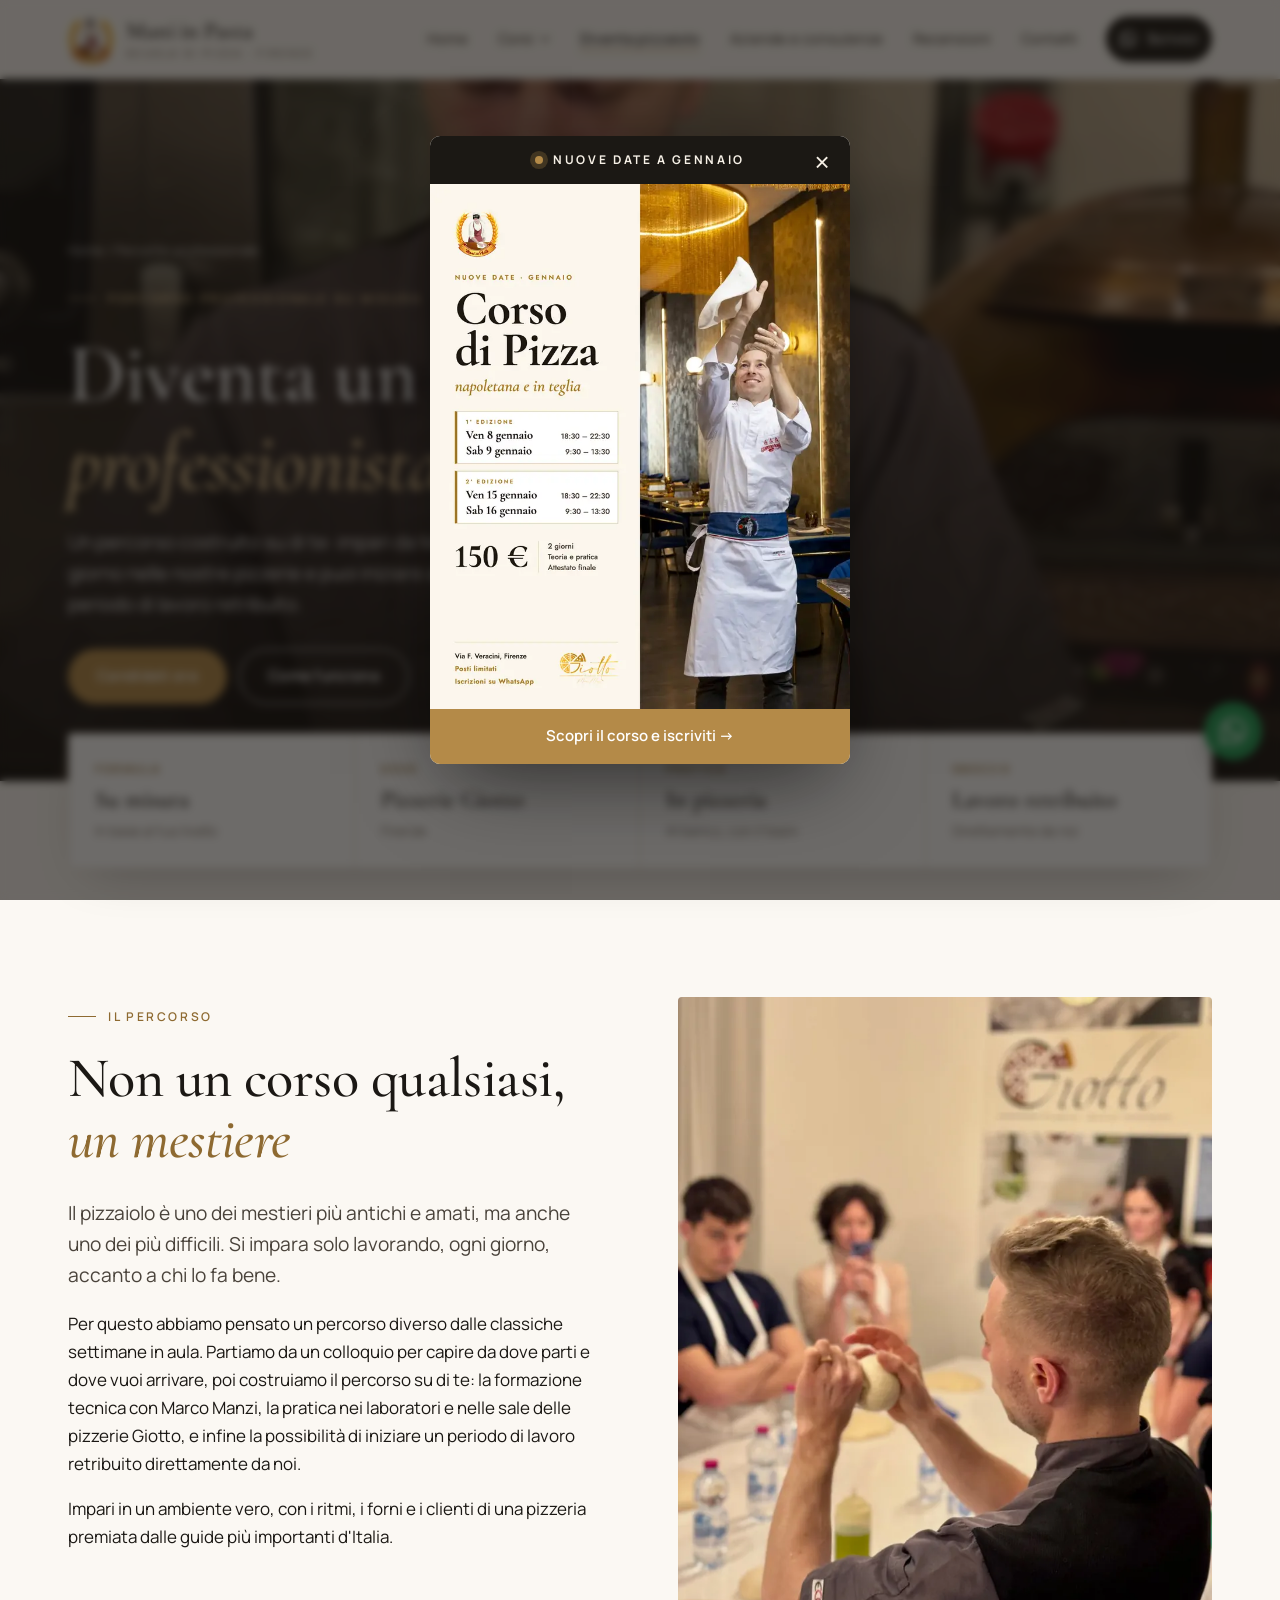
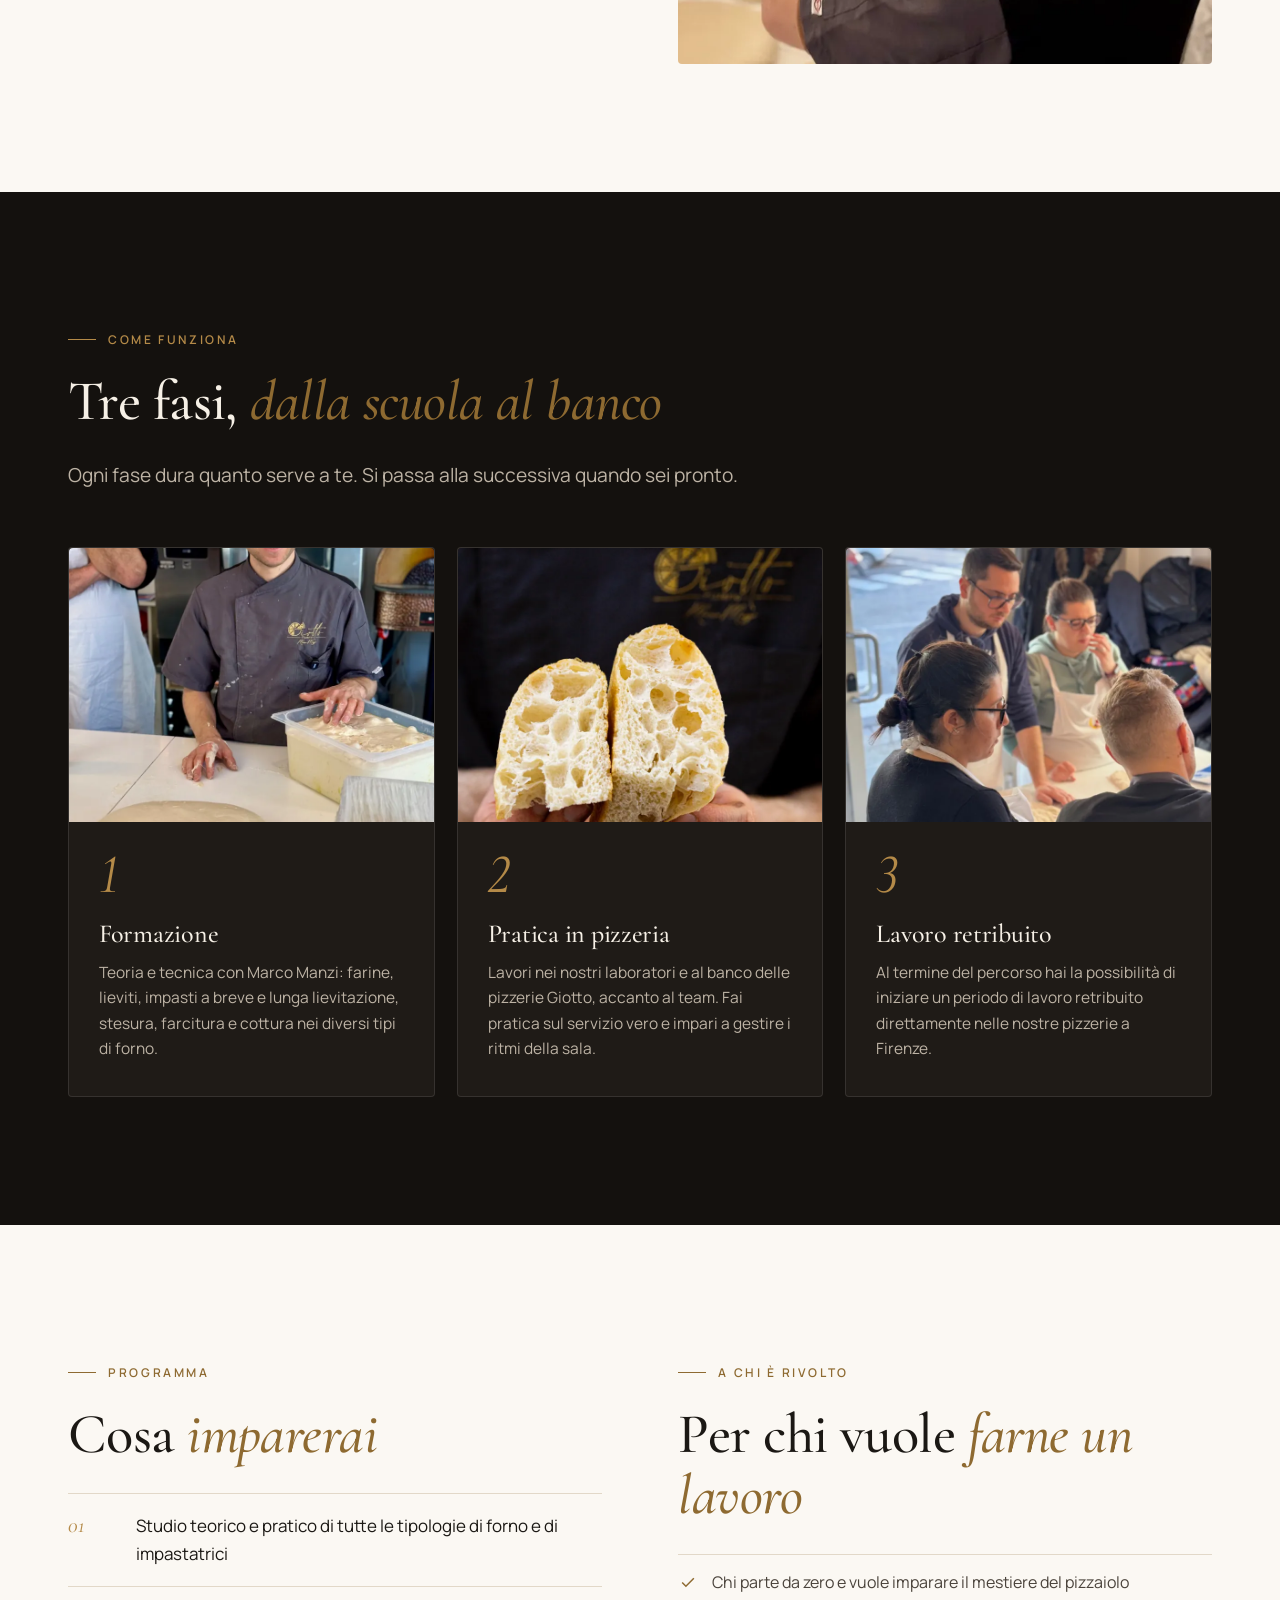
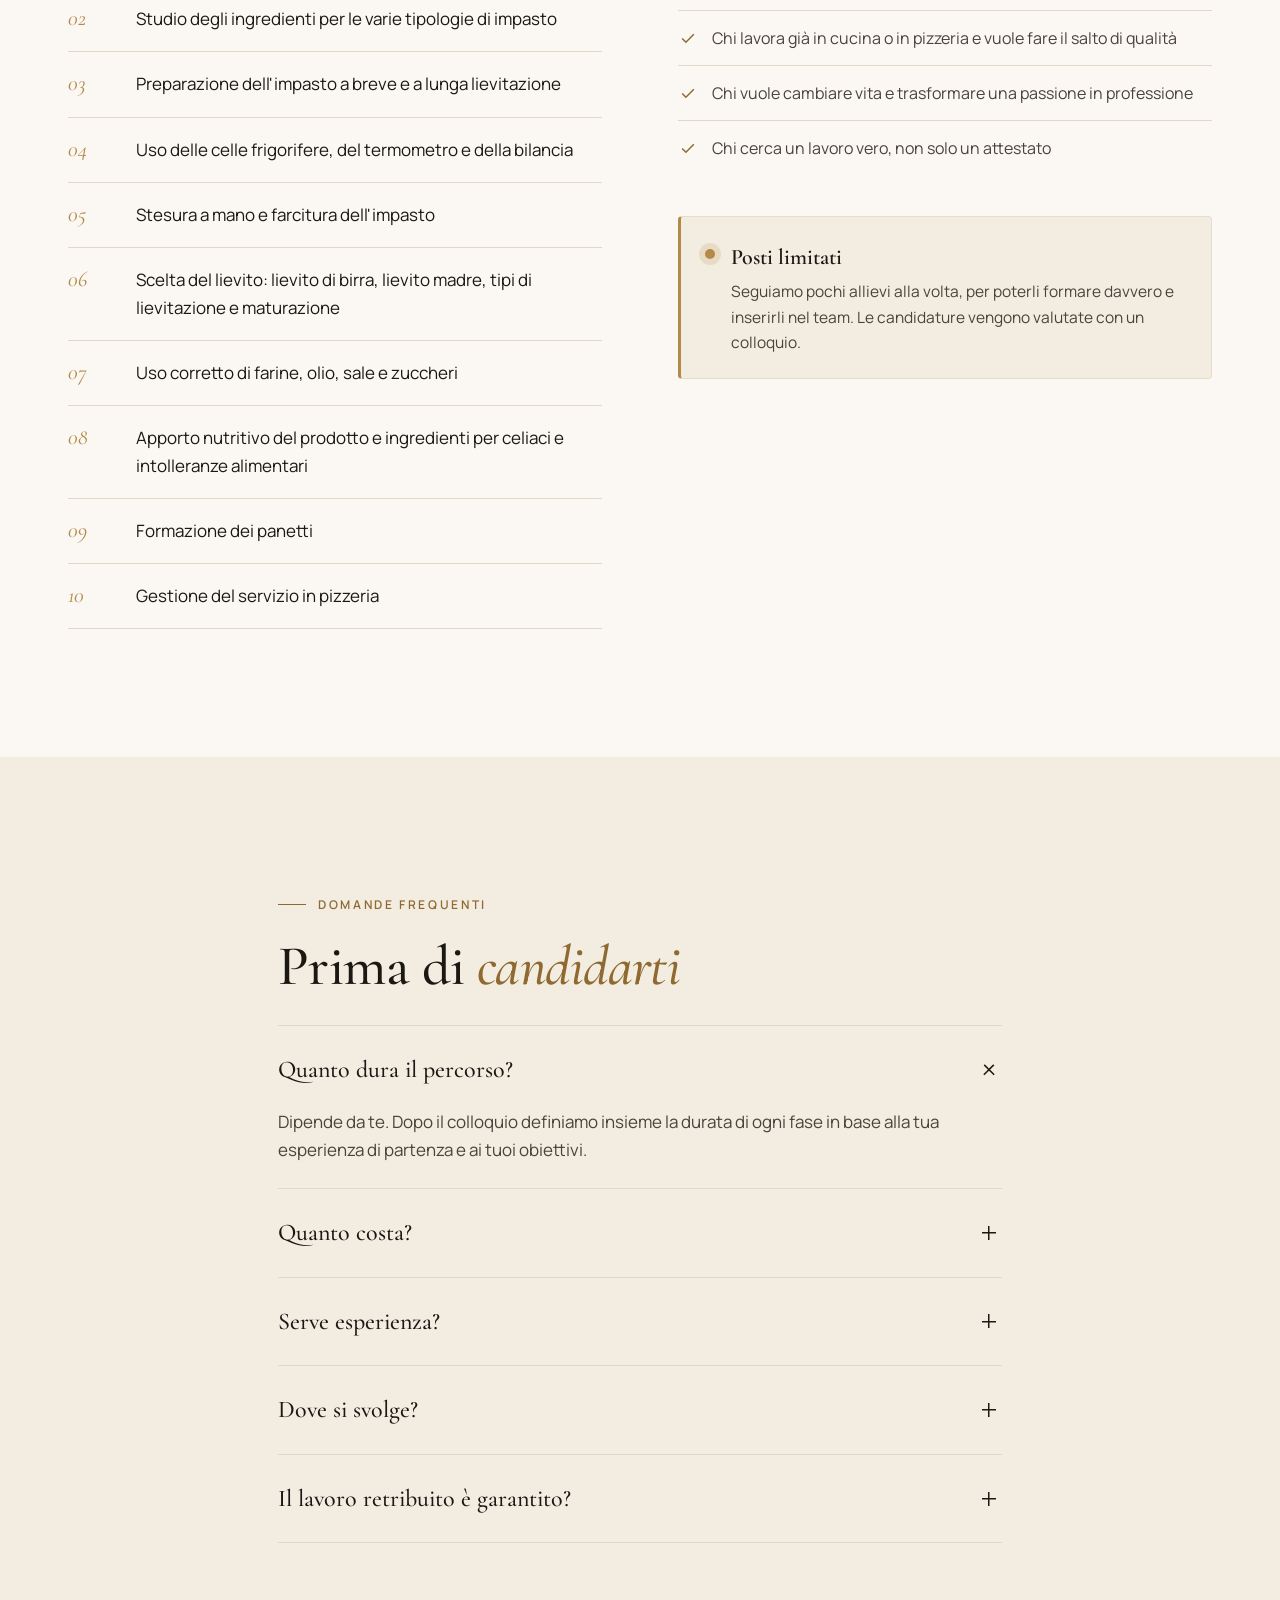
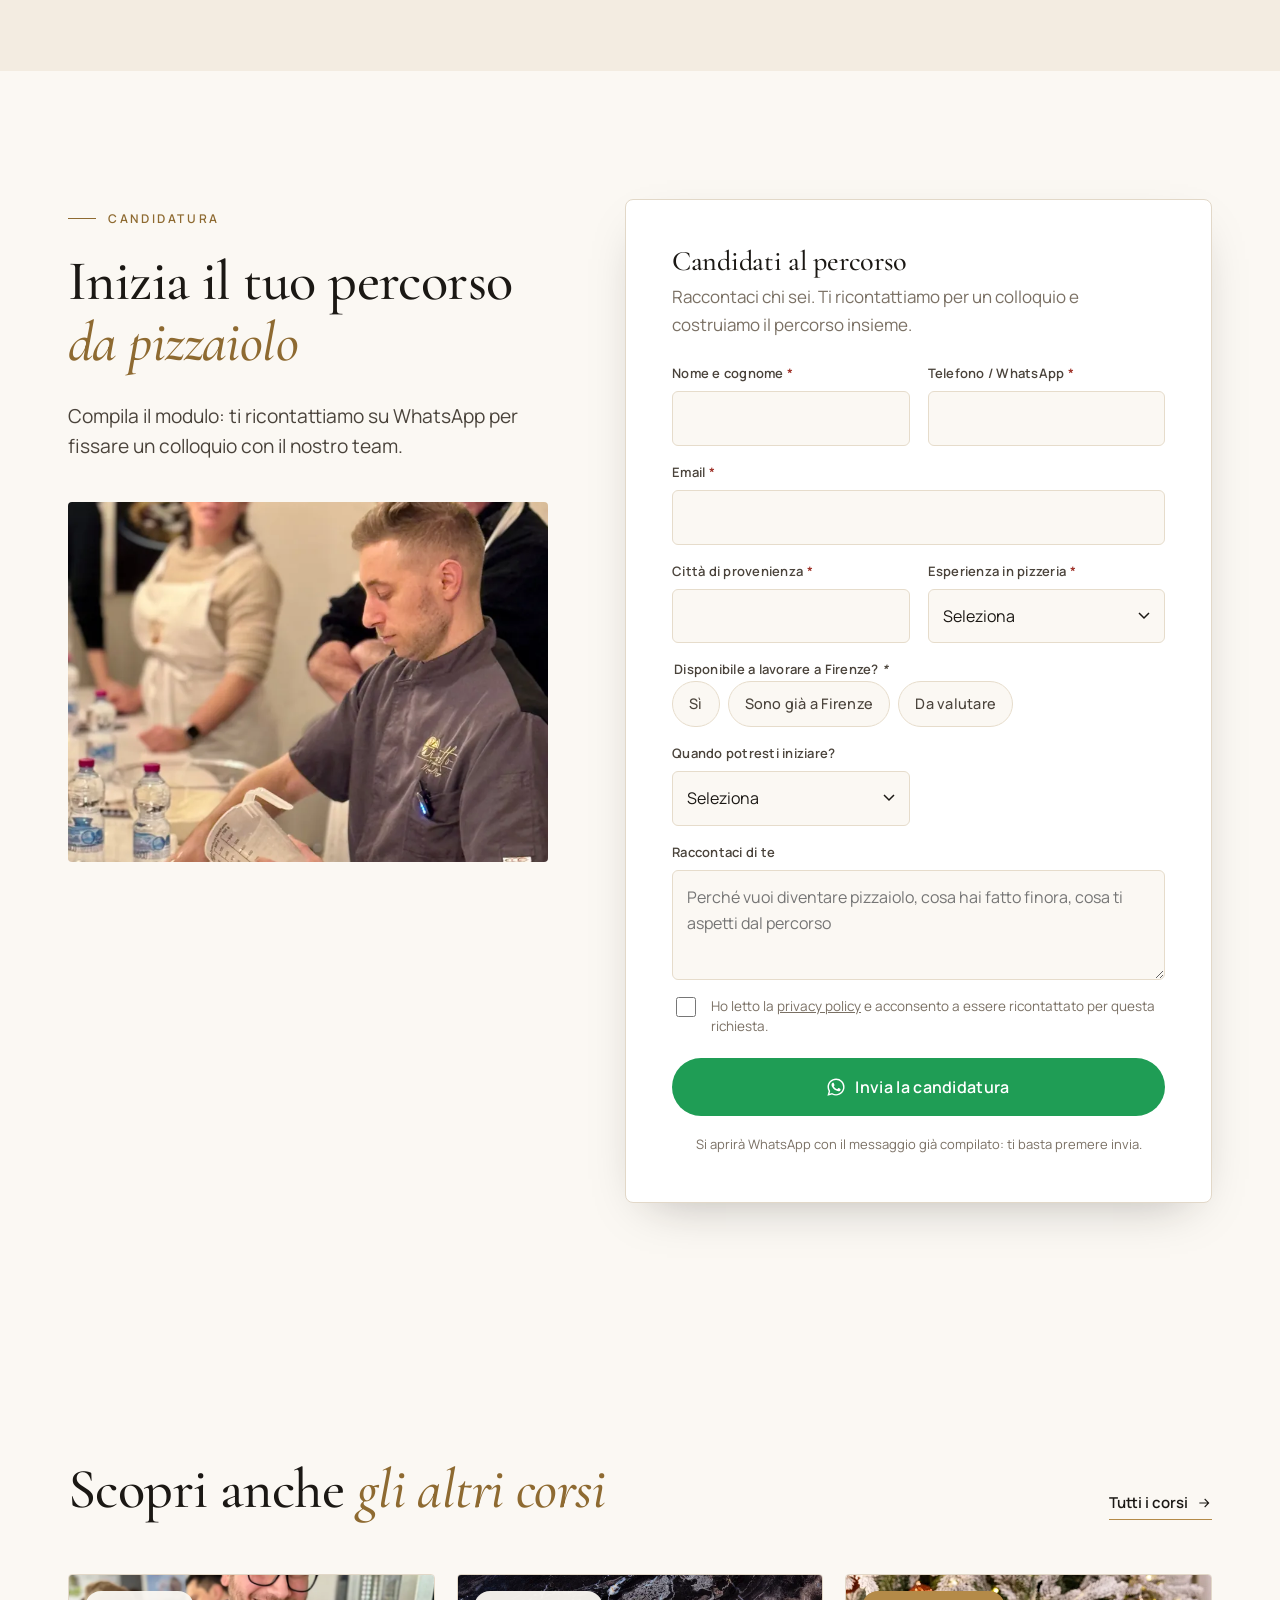
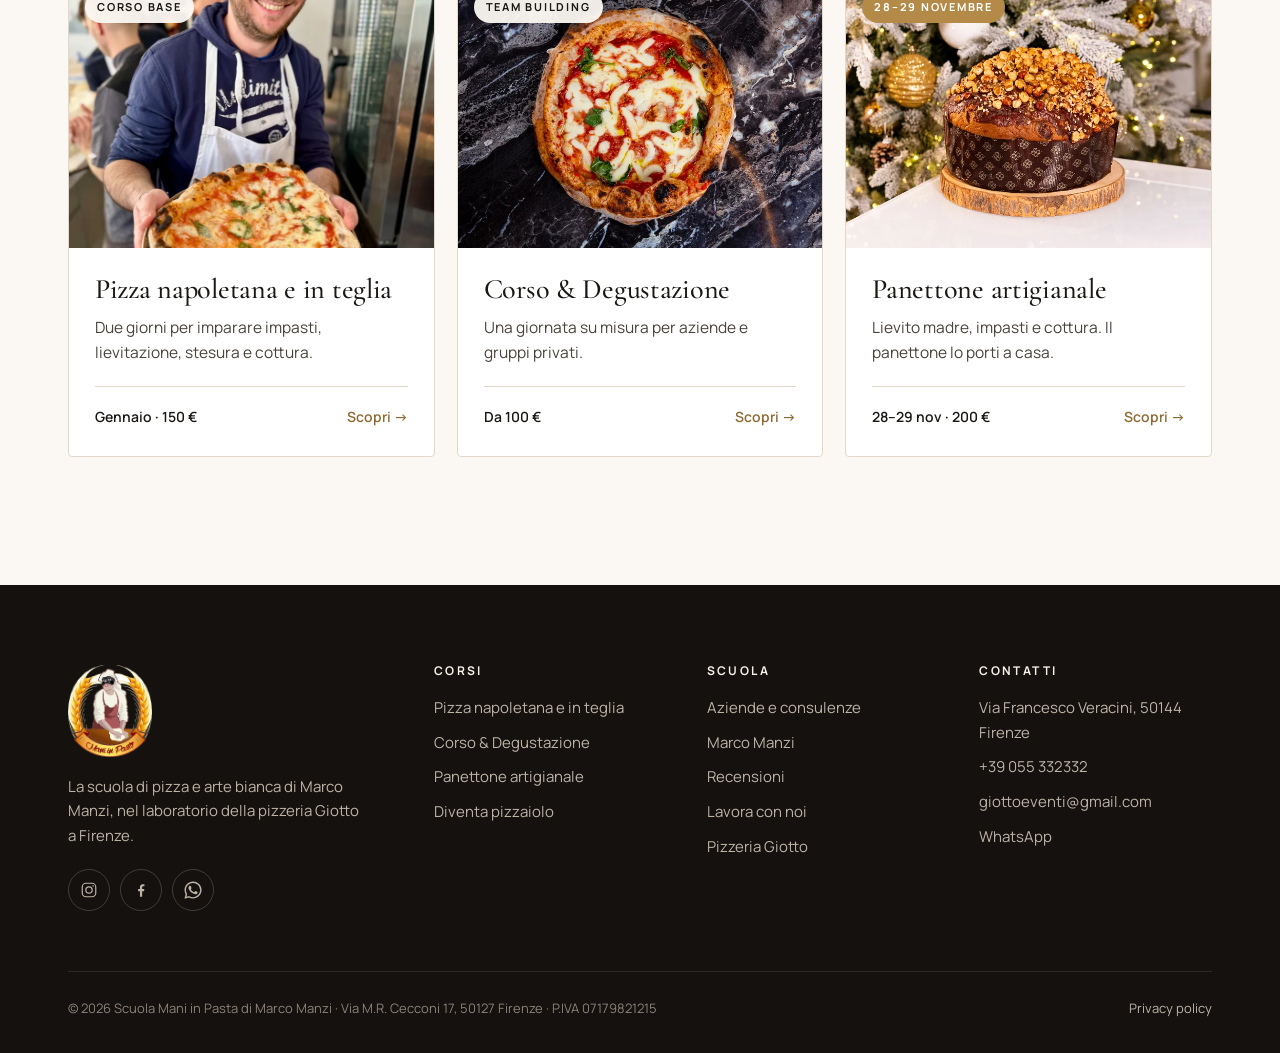
<file: diventa-pizzaiolo.html>
<!doctype html>
<html lang="it">
<head>
<meta charset="utf-8">
<meta name="viewport" content="width=device-width, initial-scale=1, viewport-fit=cover">
<title>Diventa pizzaiolo professionista a Firenze · Scuola Mani in Pasta</title>
<meta name="description" content="Percorso su misura per diventare pizzaiolo professionista: formazione con Marco Manzi, pratica nelle pizzerie Giotto di Firenze e possibilità di lavoro retribuito.">
<link rel="canonical" href="https://www.scuolamaniinpasta.com/diventa-pizzaiolo">
<meta name="theme-color" content="#FBF8F3">
<meta property="og:type" content="website">
<meta property="og:locale" content="it_IT">
<meta property="og:site_name" content="Scuola Mani in Pasta">
<meta property="og:title" content="Diventa pizzaiolo professionista a Firenze · Scuola Mani in Pasta">
<meta property="og:description" content="Percorso su misura per diventare pizzaiolo professionista: formazione con Marco Manzi, pratica nelle pizzerie Giotto di Firenze e possibilità di lavoro retribuito.">
<meta property="og:url" content="https://www.scuolamaniinpasta.com/diventa-pizzaiolo">
<meta property="og:image" content="https://www.scuolamaniinpasta.com/img/og.jpg">
<meta name="twitter:card" content="summary_large_image">
<link rel="icon" type="image/png" href="img/favicon-192.png">
<link rel="apple-touch-icon" href="img/apple-touch-icon.png">
<link rel="preconnect" href="https://fonts.googleapis.com">
<link rel="preconnect" href="https://fonts.gstatic.com" crossorigin>
<link href="https://fonts.googleapis.com/css2?family=Cormorant+Garamond:ital,wght@0,500;0,600;1,500&family=Manrope:wght@400;500;600;700&display=swap" rel="stylesheet">
<link rel="stylesheet" href="assets/styles.css?v=20261027b">
<script type="application/ld+json">{"@context": "https://schema.org", "@type": "Course", "name": "Percorso pizzaiolo professionista", "description": "Percorso personalizzato con formazione, pratica in pizzeria e possibilità di lavoro retribuito presso le pizzerie Giotto di Firenze.", "inLanguage": "it", "provider": {"@type": "EducationalOrganization", "name": "Scuola Mani in Pasta", "sameAs": "https://www.scuolamaniinpasta.com"}}</script>
<script src="https://dati-marcomanzi.netlify.app/conta.js" defer></script>
</head>
<body>
<a class="sr-only" href="#main">Vai al contenuto</a>
<header class="site-header">
 <div class="container header-inner">
  <a class="brand" href="index.html" aria-label="Scuola Mani in Pasta, home"><img src="img/logo-400.webp" width="366" height="400" alt="Logo Scuola Mani in Pasta"><span class="brand-name">Mani in Pasta<small>Scuola di pizza · Firenze</small></span></a>
  <nav class="nav" aria-label="Menu principale">
   <a href="index.html">Home</a>
   <div class="nav-dd"><button type="button" aria-expanded="false">Corsi <svg viewBox="0 0 10 10" fill="none" stroke="currentColor" stroke-width="1.5" aria-hidden="true"><path d="m1 3 4 4 4-4"/></svg></button><div class="dd"><a href="corso-pizza-napoletana-e-in-teglia.html">Pizza napoletana e in teglia<span>Corso base in due giorni</span></a><a href="corso-degustazione-pizza.html">Corso &amp; Degustazione<span>Team building e gruppi privati</span></a><a href="corso-panettone.html">Panettone artigianale<span>Lievito madre e grandi lievitati</span></a></div></div>
   <a href="diventa-pizzaiolo.html" aria-current="page">Diventa pizzaiolo</a>
   <a href="consulenze-aziende.html">Aziende e consulenze</a>
   <a href="index.html#recensioni">Recensioni</a>
   <a href="index.html#contatti">Contatti</a>
   <a class="btn btn-dark header-cta" href="https://wa.me/message/5WP3QA3OBPK4P1" target="_blank" rel="noopener"><svg viewBox="0 0 24 24" fill="currentColor" aria-hidden="true"><path d="M17.47 14.38c-.3-.15-1.75-.86-2.02-.96-.27-.1-.47-.15-.67.15-.2.3-.77.96-.94 1.16-.17.2-.35.22-.64.07-.3-.15-1.25-.46-2.38-1.47-.88-.79-1.47-1.76-1.65-2.06-.17-.3-.02-.46.13-.6.13-.14.3-.35.45-.52.15-.18.2-.3.3-.5.1-.2.05-.38-.03-.53-.07-.15-.67-1.6-.92-2.2-.24-.58-.49-.5-.67-.5h-.57c-.2 0-.52.07-.8.37-.27.3-1.04 1.02-1.04 2.48s1.07 2.88 1.21 3.08c.15.2 2.1 3.2 5.08 4.48.71.31 1.26.49 1.7.63.71.22 1.36.19 1.87.12.57-.09 1.75-.72 2-1.41.25-.7.25-1.29.17-1.41-.07-.13-.27-.2-.57-.35M12.04 21.5h-.01a9.4 9.4 0 0 1-4.8-1.32l-.34-.2-3.57.94.95-3.48-.22-.36a9.4 9.4 0 0 1-1.44-5.02c0-5.2 4.24-9.43 9.44-9.43a9.38 9.38 0 0 1 9.43 9.44c0 5.2-4.24 9.43-9.44 9.43m8.03-17.46A11.27 11.27 0 0 0 12.04.72C5.78.72.68 5.82.68 12.08c0 2 .52 3.96 1.52 5.68L.58 23.65l6.03-1.58a11.33 11.33 0 0 0 5.43 1.38h.01c6.26 0 11.36-5.1 11.36-11.36 0-3.04-1.18-5.89-3.33-8.04"/></svg> Scrivici</a>
  </nav>
  <button class="burger" type="button" aria-label="Apri il menu" aria-expanded="false" aria-controls="mobile-menu"><span></span><span></span><span></span></button>
 </div>
</header>
<div class="mobile-menu" id="mobile-menu">
 <a href="index.html">Home</a>
 <div class="mm-label">I corsi</div>
 <a href="corso-pizza-napoletana-e-in-teglia.html">Pizza napoletana e in teglia</a><a href="corso-degustazione-pizza.html">Corso &amp; Degustazione</a><a href="corso-panettone.html">Panettone artigianale</a>
 <div class="mm-label">Per professionisti</div>
 <a href="diventa-pizzaiolo.html">Diventa pizzaiolo</a>
 <a href="consulenze-aziende.html">Aziende e consulenze</a>
 <div class="mm-label">La scuola</div>
 <a href="index.html#recensioni">Recensioni</a>
 <a href="index.html#contatti">Contatti</a>
 <a class="btn btn-wa" href="https://wa.me/message/5WP3QA3OBPK4P1" target="_blank" rel="noopener"><svg viewBox="0 0 24 24" fill="currentColor" aria-hidden="true"><path d="M17.47 14.38c-.3-.15-1.75-.86-2.02-.96-.27-.1-.47-.15-.67.15-.2.3-.77.96-.94 1.16-.17.2-.35.22-.64.07-.3-.15-1.25-.46-2.38-1.47-.88-.79-1.47-1.76-1.65-2.06-.17-.3-.02-.46.13-.6.13-.14.3-.35.45-.52.15-.18.2-.3.3-.5.1-.2.05-.38-.03-.53-.07-.15-.67-1.6-.92-2.2-.24-.58-.49-.5-.67-.5h-.57c-.2 0-.52.07-.8.37-.27.3-1.04 1.02-1.04 2.48s1.07 2.88 1.21 3.08c.15.2 2.1 3.2 5.08 4.48.71.31 1.26.49 1.7.63.71.22 1.36.19 1.87.12.57-.09 1.75-.72 2-1.41.25-.7.25-1.29.17-1.41-.07-.13-.27-.2-.57-.35M12.04 21.5h-.01a9.4 9.4 0 0 1-4.8-1.32l-.34-.2-3.57.94.95-3.48-.22-.36a9.4 9.4 0 0 1-1.44-5.02c0-5.2 4.24-9.43 9.44-9.43a9.38 9.38 0 0 1 9.43 9.44c0 5.2-4.24 9.43-9.44 9.43m8.03-17.46A11.27 11.27 0 0 0 12.04.72C5.78.72.68 5.82.68 12.08c0 2 .52 3.96 1.52 5.68L.58 23.65l6.03-1.58a11.33 11.33 0 0 0 5.43 1.38h.01c6.26 0 11.36-5.1 11.36-11.36 0-3.04-1.18-5.89-3.33-8.04"/></svg> Scrivici su WhatsApp</a>
</div>
<main id="main">

<section class="page-hero">
 <img src="img/marco-impasto-sm.webp" srcset="img/marco-impasto-sm.webp 800w, img/marco-impasto-lg.webp 1440w" sizes="100vw" width="800" height="1067" alt="Marco Manzi lavora l&#x27;impasto nel laboratorio di Giotto" loading="eager" fetchpriority="high" decoding="async" style="object-position:50% 35%">
 <div class="container">
  <div class="crumbs"><a href="index.html">Home</a> / Percorso professionale</div>
  <span class="eyebrow">Percorso professionale su misura</span>
  <h1>Diventa un vero <em>pizzaiolo professionista</em></h1>
  <p class="lead">Un percorso costruito su di te: impari da Marco Manzi, fai pratica ogni giorno nelle nostre pizzerie e puoi iniziare a lavorare con noi, con un periodo di lavoro retribuito.</p>
  <div class="btn-row"><a class="btn btn-gold" href="#candidatura">Candidati ora</a><a class="btn btn-line" href="#percorso">Come funziona</a></div>
 </div>
</section>
<div class="container"><div class="facts">
 <div class="fact"><small>Formula</small><b>Su misura</b><span>In base al tuo livello</span></div>
 <div class="fact"><small>Dove</small><b>Pizzerie Giotto</b><span>Firenze</span></div>
 <div class="fact"><small>Pratica</small><b>In pizzeria</b><span>Al banco, con il team</span></div>
 <div class="fact"><small>Sbocco</small><b>Lavoro retribuito</b><span>Direttamente da noi</span></div>
</div></div>

<section class="section">
 <div class="container grid-2">
  <div class="reveal">
   <span class="eyebrow">Il percorso</span>
   <h2>Non un corso qualsiasi, <em>un mestiere</em></h2>
   <p class="lead">Il pizzaiolo è uno dei mestieri più antichi e amati, ma anche uno dei più difficili. Si impara solo lavorando, ogni giorno, accanto a chi lo fa bene.</p>
   <p>Per questo abbiamo pensato un percorso diverso dalle classiche settimane in aula. Partiamo da un colloquio per capire da dove parti e dove vuoi arrivare, poi costruiamo il percorso su di te: la formazione tecnica con Marco Manzi, la pratica nei laboratori e nelle sale delle pizzerie Giotto, e infine la possibilità di iniziare un periodo di lavoro retribuito direttamente da noi.</p>
   <p>Impari in un ambiente vero, con i ritmi, i forni e i clienti di una pizzeria premiata dalle guide più importanti d'Italia.</p>
  </div>
  <div class="reveal"><img src="img/pratica-sm.webp" srcset="img/pratica-sm.webp 800w, img/pratica-lg.webp 1440w" sizes="(max-width:900px) 100vw, 560px" width="800" height="1067" alt="Marco Manzi segue un allievo durante la pratica" loading="lazy" decoding="async" class="img-cover ratio-45"></div>
 </div>
</section>

<section class="section bg-night" id="percorso">
 <div class="container">
  <div class="narrow">
   <span class="eyebrow">Come funziona</span>
   <h2>Tre fasi, <em>dalla scuola al banco</em></h2>
   <p class="lead">Ogni fase dura quanto serve a te. Si passa alla successiva quando sei pronto.</p>
  </div>
  <div class="steps">
   <div class="step reveal"><img src="img/marco-lezione-sm.webp" srcset="img/marco-lezione-sm.webp 800w, img/marco-lezione-lg.webp 1440w" sizes="(max-width:900px) 100vw, 400px" width="800" height="1067" alt="Marco Manzi durante una lezione" loading="lazy" decoding="async"><span class="n">1</span><h3>Formazione</h3><p>Teoria e tecnica con Marco Manzi: farine, lieviti, impasti a breve e lunga lievitazione, stesura, farcitura e cottura nei diversi tipi di forno.</p></div>
   <div class="step reveal"><img src="img/alveolatura-sm.webp" srcset="img/alveolatura-sm.webp 800w, img/alveolatura-lg.webp 1280w" sizes="(max-width:900px) 100vw, 400px" width="800" height="1200" alt="Alveolatura di un impasto ben lievitato" loading="lazy" decoding="async"><span class="n">2</span><h3>Pratica in pizzeria</h3><p>Lavori nei nostri laboratori e al banco delle pizzerie Giotto, accanto al team. Fai pratica sul servizio vero e impari a gestire i ritmi della sala.</p></div>
   <div class="step reveal"><img src="img/corso-8-sm.webp" srcset="img/corso-8-sm.webp 800w, img/corso-8-lg.webp 1440w" sizes="(max-width:900px) 100vw, 400px" width="800" height="1067" alt="Allievo al lavoro al banco della pizzeria" loading="lazy" decoding="async"><span class="n">3</span><h3>Lavoro retribuito</h3><p>Al termine del percorso hai la possibilità di iniziare un periodo di lavoro retribuito direttamente nelle nostre pizzerie a Firenze.</p></div>
  </div>
 </div>
</section>

<section class="section">
 <div class="container grid-2">
  <div class="reveal">
   <span class="eyebrow">Programma</span>
   <h2>Cosa <em>imparerai</em></h2>
   <ol class="program">
    <li>Studio teorico e pratico di tutte le tipologie di forno e di impastatrici</li>
    <li>Studio degli ingredienti per le varie tipologie di impasto</li>
    <li>Preparazione dell'impasto a breve e a lunga lievitazione</li>
    <li>Uso delle celle frigorifere, del termometro e della bilancia</li>
    <li>Stesura a mano e farcitura dell'impasto</li>
    <li>Scelta del lievito: lievito di birra, lievito madre, tipi di lievitazione e maturazione</li>
    <li>Uso corretto di farine, olio, sale e zuccheri</li>
    <li>Apporto nutritivo del prodotto e ingredienti per celiaci e intolleranze alimentari</li>
    <li>Formazione dei panetti</li>
    <li>Gestione del servizio in pizzeria</li>
   </ol>
  </div>
  <div class="reveal">
   <span class="eyebrow">A chi è rivolto</span>
   <h2>Per chi vuole <em>farne un lavoro</em></h2>
   <ul class="side-list">
    <li><svg viewBox="0 0 24 24" fill="none" stroke="currentColor" stroke-width="1.8" aria-hidden="true"><path d="m5 12.5 4.5 4.5L19 7.5"/></svg><span>Chi parte da zero e vuole imparare il mestiere del pizzaiolo</span></li>
    <li><svg viewBox="0 0 24 24" fill="none" stroke="currentColor" stroke-width="1.8" aria-hidden="true"><path d="m5 12.5 4.5 4.5L19 7.5"/></svg><span>Chi lavora già in cucina o in pizzeria e vuole fare il salto di qualità</span></li>
    <li><svg viewBox="0 0 24 24" fill="none" stroke="currentColor" stroke-width="1.8" aria-hidden="true"><path d="m5 12.5 4.5 4.5L19 7.5"/></svg><span>Chi vuole cambiare vita e trasformare una passione in professione</span></li>
    <li><svg viewBox="0 0 24 24" fill="none" stroke="currentColor" stroke-width="1.8" aria-hidden="true"><path d="m5 12.5 4.5 4.5L19 7.5"/></svg><span>Chi cerca un lavoro vero, non solo un attestato</span></li>
   </ul>
   <div class="notice mt-40"><span class="dot"></span><div><b>Posti limitati</b><p>Seguiamo pochi allievi alla volta, per poterli formare davvero e inserirli nel team. Le candidature vengono valutate con un colloquio.</p></div></div>
  </div>
 </div>
</section>

<section class="section bg-cream">
 <div class="container narrow">
  <span class="eyebrow">Domande frequenti</span>
  <h2>Prima di <em>candidarti</em></h2>
  <div class="faq">
   <details open><summary>Quanto dura il percorso?</summary><p>Dipende da te. Dopo il colloquio definiamo insieme la durata di ogni fase in base alla tua esperienza di partenza e ai tuoi obiettivi.</p></details>
   <details><summary>Quanto costa?</summary><p>Il percorso è personalizzato, quindi anche il costo. Te lo indichiamo dopo il primo colloquio, insieme al programma.</p></details>
   <details><summary>Serve esperienza?</summary><p>No. Puoi partire da zero oppure avere già esperienza: il percorso viene costruito sul tuo livello.</p></details>
   <details><summary>Dove si svolge?</summary><p>A Firenze, nei laboratori e nelle pizzerie Giotto. La scuola ha sede in via Francesco Veracini.</p></details>
   <details><summary>Il lavoro retribuito è garantito?</summary><p>Alla fine del percorso valutiamo insieme il tuo livello. Chi è pronto può iniziare un periodo di lavoro retribuito direttamente nelle nostre pizzerie.</p></details>
  </div>
 </div>
</section>

<section class="section" id="candidatura">
 <div class="container form-wrap">
  <div class="reveal sticky">
   <span class="eyebrow">Candidatura</span>
   <h2>Inizia il tuo percorso <em>da pizzaiolo</em></h2>
   <p class="lead">Compila il modulo: ti ricontattiamo su WhatsApp per fissare un colloquio con il nostro team.</p>
   <img src="img/marco-spiega-sm.webp" srcset="img/marco-spiega-sm.webp 800w, img/marco-spiega-lg.webp 1440w" sizes="(max-width:900px) 100vw, 500px" width="800" height="1067" alt="Marco Manzi con gli allievi al banco" loading="lazy" decoding="async" class="img-cover mt-40" style="aspect-ratio:4/3">
  </div>
  <div class="reveal"><div class="form-card">
 <h3>Candidati al percorso</h3>
 <p class="muted mb-0">Raccontaci chi sei. Ti ricontattiamo per un colloquio e costruiamo il percorso insieme.</p>
 <form class="js-wa-form" name="candidatura-pizzaiolo" data-title="Candidatura percorso pizzaiolo professionista" action="/">
  <input type="hidden" name="form-name" value="candidatura-pizzaiolo">
  <p class="hp"><label>Non compilare <input name="bot-field" tabindex="-1" autocomplete="off"></label></p>
  <div class="form-grid">
   <div class="field"><label for="pr-nome">Nome e cognome <i>*</i></label><input id="pr-nome" name="nome" type="text" data-label="Nome e cognome" required autocomplete="name"><span class="err">Campo obbligatorio</span></div><div class="field"><label for="pr-telefono">Telefono / WhatsApp <i>*</i></label><input id="pr-telefono" name="telefono" type="tel" data-label="Telefono / WhatsApp" required autocomplete="tel" inputmode="tel"><span class="err">Inserisci un numero di telefono valido</span></div><div class="field full"><label for="pr-email">Email <i>*</i></label><input id="pr-email" name="email" type="email" data-label="Email" required autocomplete="email"><span class="err">Inserisci un indirizzo email valido</span></div><div class="field"><label for="pr-citta">Città di provenienza <i>*</i></label><input id="pr-citta" name="citta" type="text" data-label="Città di provenienza" required autocomplete="address-level2"><span class="err">Campo obbligatorio</span></div><div class="field"><label for="pr-esperienza">Esperienza in pizzeria <i>*</i></label><select id="pr-esperienza" name="esperienza" data-label="Esperienza in pizzeria" required><option value="">Seleziona</option><option>Nessuna, parto da zero</option><option>Meno di 1 anno</option><option>Da 1 a 3 anni</option><option>Più di 3 anni</option></select><span class="err">Seleziona un'opzione</span></div><fieldset class="field full" style="border:0;padding:0;margin:0"><legend>Disponibile a lavorare a Firenze? <i>*</i></legend><div class="radios"><label><input type="radio" name="trasferimento" value="Sì" data-label="Disponibile a lavorare a Firenze?" required><span>Sì</span></label><label><input type="radio" name="trasferimento" value="Sono già a Firenze" data-label="Disponibile a lavorare a Firenze?"><span>Sono già a Firenze</span></label><label><input type="radio" name="trasferimento" value="Da valutare" data-label="Disponibile a lavorare a Firenze?"><span>Da valutare</span></label></div><span class="err">Seleziona un'opzione</span></fieldset><div class="field"><label for="pr-inizio">Quando potresti iniziare?</label><select id="pr-inizio" name="inizio" data-label="Quando potresti iniziare?"><option value="">Seleziona</option><option>Subito</option><option>Entro 1 mese</option><option>Entro 3 mesi</option><option>Più avanti</option></select><span class="err">Seleziona un'opzione</span></div><div class="field full"><label for="pr-presentazione">Raccontaci di te</label><textarea id="pr-presentazione" name="presentazione" data-label="Raccontaci di te" placeholder="Perché vuoi diventare pizzaiolo, cosa hai fatto finora, cosa ti aspetti dal percorso"></textarea><span class="err">Campo obbligatorio</span></div>
   <label class="consent"><input type="checkbox" name="privacy" value="si" required> <span>Ho letto la <a href="privacy.html" target="_blank">privacy policy</a> e acconsento a essere ricontattato per questa richiesta.</span></label>
   <div class="form-submit"><button class="btn btn-wa" type="submit"><svg viewBox="0 0 24 24" fill="currentColor" aria-hidden="true"><path d="M17.47 14.38c-.3-.15-1.75-.86-2.02-.96-.27-.1-.47-.15-.67.15-.2.3-.77.96-.94 1.16-.17.2-.35.22-.64.07-.3-.15-1.25-.46-2.38-1.47-.88-.79-1.47-1.76-1.65-2.06-.17-.3-.02-.46.13-.6.13-.14.3-.35.45-.52.15-.18.2-.3.3-.5.1-.2.05-.38-.03-.53-.07-.15-.67-1.6-.92-2.2-.24-.58-.49-.5-.67-.5h-.57c-.2 0-.52.07-.8.37-.27.3-1.04 1.02-1.04 2.48s1.07 2.88 1.21 3.08c.15.2 2.1 3.2 5.08 4.48.71.31 1.26.49 1.7.63.71.22 1.36.19 1.87.12.57-.09 1.75-.72 2-1.41.25-.7.25-1.29.17-1.41-.07-.13-.27-.2-.57-.35M12.04 21.5h-.01a9.4 9.4 0 0 1-4.8-1.32l-.34-.2-3.57.94.95-3.48-.22-.36a9.4 9.4 0 0 1-1.44-5.02c0-5.2 4.24-9.43 9.44-9.43a9.38 9.38 0 0 1 9.43 9.44c0 5.2-4.24 9.43-9.44 9.43m8.03-17.46A11.27 11.27 0 0 0 12.04.72C5.78.72.68 5.82.68 12.08c0 2 .52 3.96 1.52 5.68L.58 23.65l6.03-1.58a11.33 11.33 0 0 0 5.43 1.38h.01c6.26 0 11.36-5.1 11.36-11.36 0-3.04-1.18-5.89-3.33-8.04"/></svg> Invia la candidatura</button></div>
   <p class="form-note">Si aprirà WhatsApp con il messaggio già compilato: ti basta premere invia.</p>
  </div>
 </form>
 <div class="form-success" role="status">
  <div class="ok"><svg viewBox="0 0 24 24" fill="none" stroke="currentColor" stroke-width="1.8" aria-hidden="true"><path d="m5 12.5 4.5 4.5L19 7.5"/></svg></div>
  <h3>Richiesta pronta</h3>
  <p>Abbiamo ricevuto i tuoi dati. Se WhatsApp non si è aperto, tocca il pulsante qui sotto per inviarci il messaggio.</p>
  <a class="btn btn-wa js-wa-again" href="https://wa.me/message/5WP3QA3OBPK4P1" target="_blank" rel="noopener"><svg viewBox="0 0 24 24" fill="currentColor" aria-hidden="true"><path d="M17.47 14.38c-.3-.15-1.75-.86-2.02-.96-.27-.1-.47-.15-.67.15-.2.3-.77.96-.94 1.16-.17.2-.35.22-.64.07-.3-.15-1.25-.46-2.38-1.47-.88-.79-1.47-1.76-1.65-2.06-.17-.3-.02-.46.13-.6.13-.14.3-.35.45-.52.15-.18.2-.3.3-.5.1-.2.05-.38-.03-.53-.07-.15-.67-1.6-.92-2.2-.24-.58-.49-.5-.67-.5h-.57c-.2 0-.52.07-.8.37-.27.3-1.04 1.02-1.04 2.48s1.07 2.88 1.21 3.08c.15.2 2.1 3.2 5.08 4.48.71.31 1.26.49 1.7.63.71.22 1.36.19 1.87.12.57-.09 1.75-.72 2-1.41.25-.7.25-1.29.17-1.41-.07-.13-.27-.2-.57-.35M12.04 21.5h-.01a9.4 9.4 0 0 1-4.8-1.32l-.34-.2-3.57.94.95-3.48-.22-.36a9.4 9.4 0 0 1-1.44-5.02c0-5.2 4.24-9.43 9.44-9.43a9.38 9.38 0 0 1 9.43 9.44c0 5.2-4.24 9.43-9.44 9.43m8.03-17.46A11.27 11.27 0 0 0 12.04.72C5.78.72.68 5.82.68 12.08c0 2 .52 3.96 1.52 5.68L.58 23.65l6.03-1.58a11.33 11.33 0 0 0 5.43 1.38h.01c6.26 0 11.36-5.1 11.36-11.36 0-3.04-1.18-5.89-3.33-8.04"/></svg> Apri WhatsApp</a>
 </div>
</div></div>
 </div>
</section>
<section class="section">
 <div class="container">
  <div class="section-head"><h2>Scopri anche <em>gli altri corsi</em></h2><a class="link-arrow" href="index.html#corsi">Tutti i corsi <svg width="16" height="16" viewBox="0 0 24 24" fill="none" stroke="currentColor" stroke-width="1.6" aria-hidden="true"><path d="M5 12h14M13 6l6 6-6 6"/></svg></a></div>
  <div class="cards"><a class="card reveal" href="corso-pizza-napoletana-e-in-teglia.html"><div class="card-img"><img src="img/corso-1-sm.webp" srcset="img/corso-1-sm.webp 800w, img/corso-1-lg.webp 1440w" sizes="(max-width:640px) 100vw, (max-width:1000px) 50vw, 400px" width="800" height="1067" alt="Pizza napoletana e in teglia" loading="lazy" decoding="async"><span class="tag">Corso base</span></div><div class="card-body"><h3>Pizza napoletana e in teglia</h3><p>Due giorni per imparare impasti, lievitazione, stesura e cottura.</p><div class="card-meta"><span>Gennaio · 150 €</span><span class="go">Scopri →</span></div></div></a><a class="card reveal" href="corso-degustazione-pizza.html"><div class="card-img"><img src="img/margherita-sm.webp" srcset="img/margherita-sm.webp 800w, img/margherita-lg.webp 1800w" sizes="(max-width:640px) 100vw, (max-width:1000px) 50vw, 400px" width="800" height="533" alt="Corso e Degustazione" loading="lazy" decoding="async"><span class="tag">Team building</span></div><div class="card-body"><h3>Corso &amp; Degustazione</h3><p>Una giornata su misura per aziende e gruppi privati.</p><div class="card-meta"><span>Da 100 €</span><span class="go">Scopri →</span></div></div></a><a class="card reveal" href="corso-panettone.html"><div class="card-img"><img src="img/panettone-glassa-sm.webp" srcset="img/panettone-glassa-sm.webp 800w, img/panettone-glassa-lg.webp 1800w" sizes="(max-width:640px) 100vw, (max-width:1000px) 50vw, 400px" width="800" height="533" alt="Panettone artigianale" loading="lazy" decoding="async"><span class="tag gold">28–29 novembre</span></div><div class="card-body"><h3>Panettone artigianale</h3><p>Lievito madre, impasti e cottura. Il panettone lo porti a casa.</p><div class="card-meta"><span>28–29 nov · 200 €</span><span class="go">Scopri →</span></div></div></a></div>
 </div>
</section>

</main>
<footer class="site-footer">
 <div class="container">
  <div class="foot-grid">
   <div class="foot-brand">
    <img src="img/logo-400.webp" width="366" height="400" alt="Logo Scuola Mani in Pasta" loading="lazy">
    <p>La scuola di pizza e arte bianca di Marco Manzi, nel laboratorio della pizzeria Giotto a Firenze.</p>
    <div class="socials">
     <a href="https://www.instagram.com/marcomanzigiotto/" target="_blank" rel="noopener" aria-label="Instagram"><svg viewBox="0 0 24 24" fill="none" stroke="currentColor" stroke-width="1.6" aria-hidden="true"><rect x="3" y="3" width="18" height="18" rx="5"/><circle cx="12" cy="12" r="4.2"/><circle cx="17.4" cy="6.6" r="1" fill="currentColor" stroke="none"/></svg></a>
     <a href="https://www.facebook.com/ScuolaManiinPasta" target="_blank" rel="noopener" aria-label="Facebook"><svg viewBox="0 0 24 24" fill="currentColor" aria-hidden="true"><path d="M13.5 21v-7.5h2.5l.4-3h-2.9V8.6c0-.86.25-1.46 1.5-1.46h1.55V4.47A21 21 0 0 0 14.3 4.3c-2.2 0-3.7 1.34-3.7 3.8v2.4H8.1v3h2.5V21h2.9z"/></svg></a>
     <a href="https://wa.me/message/5WP3QA3OBPK4P1" target="_blank" rel="noopener" aria-label="WhatsApp"><svg viewBox="0 0 24 24" fill="currentColor" aria-hidden="true"><path d="M17.47 14.38c-.3-.15-1.75-.86-2.02-.96-.27-.1-.47-.15-.67.15-.2.3-.77.96-.94 1.16-.17.2-.35.22-.64.07-.3-.15-1.25-.46-2.38-1.47-.88-.79-1.47-1.76-1.65-2.06-.17-.3-.02-.46.13-.6.13-.14.3-.35.45-.52.15-.18.2-.3.3-.5.1-.2.05-.38-.03-.53-.07-.15-.67-1.6-.92-2.2-.24-.58-.49-.5-.67-.5h-.57c-.2 0-.52.07-.8.37-.27.3-1.04 1.02-1.04 2.48s1.07 2.88 1.21 3.08c.15.2 2.1 3.2 5.08 4.48.71.31 1.26.49 1.7.63.71.22 1.36.19 1.87.12.57-.09 1.75-.72 2-1.41.25-.7.25-1.29.17-1.41-.07-.13-.27-.2-.57-.35M12.04 21.5h-.01a9.4 9.4 0 0 1-4.8-1.32l-.34-.2-3.57.94.95-3.48-.22-.36a9.4 9.4 0 0 1-1.44-5.02c0-5.2 4.24-9.43 9.44-9.43a9.38 9.38 0 0 1 9.43 9.44c0 5.2-4.24 9.43-9.44 9.43m8.03-17.46A11.27 11.27 0 0 0 12.04.72C5.78.72.68 5.82.68 12.08c0 2 .52 3.96 1.52 5.68L.58 23.65l6.03-1.58a11.33 11.33 0 0 0 5.43 1.38h.01c6.26 0 11.36-5.1 11.36-11.36 0-3.04-1.18-5.89-3.33-8.04"/></svg></a>
    </div>
   </div>
   <div>
    <h4>Corsi</h4>
    <ul>
     <li><a href="corso-pizza-napoletana-e-in-teglia.html">Pizza napoletana e in teglia</a></li>
     <li><a href="corso-degustazione-pizza.html">Corso &amp; Degustazione</a></li>
     <li><a href="corso-panettone.html">Panettone artigianale</a></li>
     <li><a href="diventa-pizzaiolo.html">Diventa pizzaiolo</a></li>
    </ul>
   </div>
   <div>
    <h4>Scuola</h4>
    <ul>
     <li><a href="consulenze-aziende.html">Aziende e consulenze</a></li>
     <li><a href="index.html#marco">Marco Manzi</a></li>
     <li><a href="index.html#recensioni">Recensioni</a></li>
     <li><a href="https://forms.gle/ZwpSqs5XPcLktTFg9" target="_blank" rel="noopener">Lavora con noi</a></li>
     <li><a href="https://www.pizzeriagiotto.it" target="_blank" rel="noopener">Pizzeria Giotto</a></li>
    </ul>
   </div>
   <div>
    <h4>Contatti</h4>
    <ul>
     <li>Via Francesco Veracini, 50144 Firenze</li>
     <li><a href="tel:+39055332332">+39 055 332332</a></li>
     <li><a href="mailto:giottoeventi@gmail.com">giottoeventi@gmail.com</a></li>
     <li><a href="https://wa.me/message/5WP3QA3OBPK4P1" target="_blank" rel="noopener">WhatsApp</a></li>
    </ul>
   </div>
  </div>
  <div class="foot-bottom">
   <span>© <span id="year">2026</span> Scuola Mani in Pasta di Marco Manzi · Via M.R. Cecconi 17, 50127 Firenze · P.IVA 07179821215</span>
   <span><a href="privacy.html">Privacy policy</a></span>
  </div>
 </div>
</footer>
<a class="wa-float" href="https://wa.me/message/5WP3QA3OBPK4P1" target="_blank" rel="noopener" aria-label="Scrivici su WhatsApp"><svg viewBox="0 0 24 24" fill="currentColor" aria-hidden="true"><path d="M17.47 14.38c-.3-.15-1.75-.86-2.02-.96-.27-.1-.47-.15-.67.15-.2.3-.77.96-.94 1.16-.17.2-.35.22-.64.07-.3-.15-1.25-.46-2.38-1.47-.88-.79-1.47-1.76-1.65-2.06-.17-.3-.02-.46.13-.6.13-.14.3-.35.45-.52.15-.18.2-.3.3-.5.1-.2.05-.38-.03-.53-.07-.15-.67-1.6-.92-2.2-.24-.58-.49-.5-.67-.5h-.57c-.2 0-.52.07-.8.37-.27.3-1.04 1.02-1.04 2.48s1.07 2.88 1.21 3.08c.15.2 2.1 3.2 5.08 4.48.71.31 1.26.49 1.7.63.71.22 1.36.19 1.87.12.57-.09 1.75-.72 2-1.41.25-.7.25-1.29.17-1.41-.07-.13-.27-.2-.57-.35M12.04 21.5h-.01a9.4 9.4 0 0 1-4.8-1.32l-.34-.2-3.57.94.95-3.48-.22-.36a9.4 9.4 0 0 1-1.44-5.02c0-5.2 4.24-9.43 9.44-9.43a9.38 9.38 0 0 1 9.43 9.44c0 5.2-4.24 9.43-9.44 9.43m8.03-17.46A11.27 11.27 0 0 0 12.04.72C5.78.72.68 5.82.68 12.08c0 2 .52 3.96 1.52 5.68L.58 23.65l6.03-1.58a11.33 11.33 0 0 0 5.43 1.38h.01c6.26 0 11.36-5.1 11.36-11.36 0-3.04-1.18-5.89-3.33-8.04"/></svg></a>
<script src="assets/main.js?v=20261027b" defer></script>
</body>
</html>
</file>
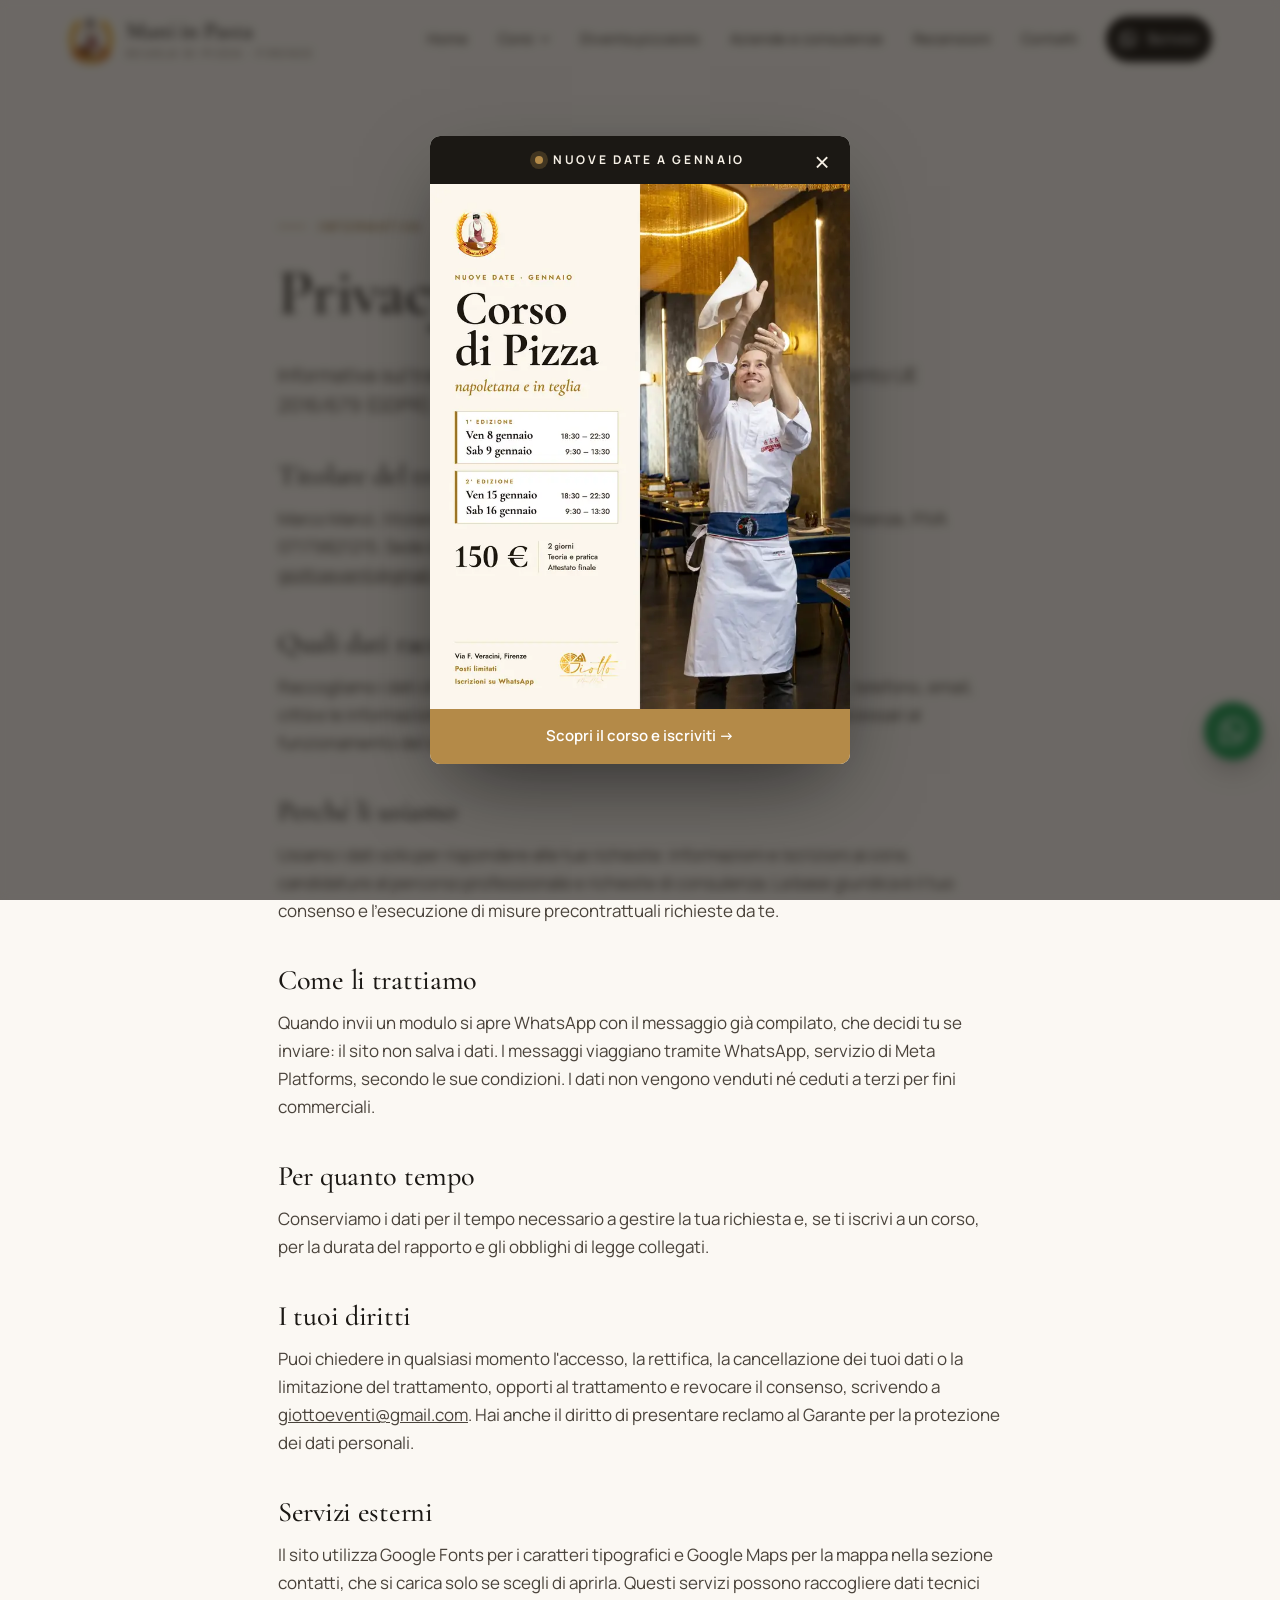
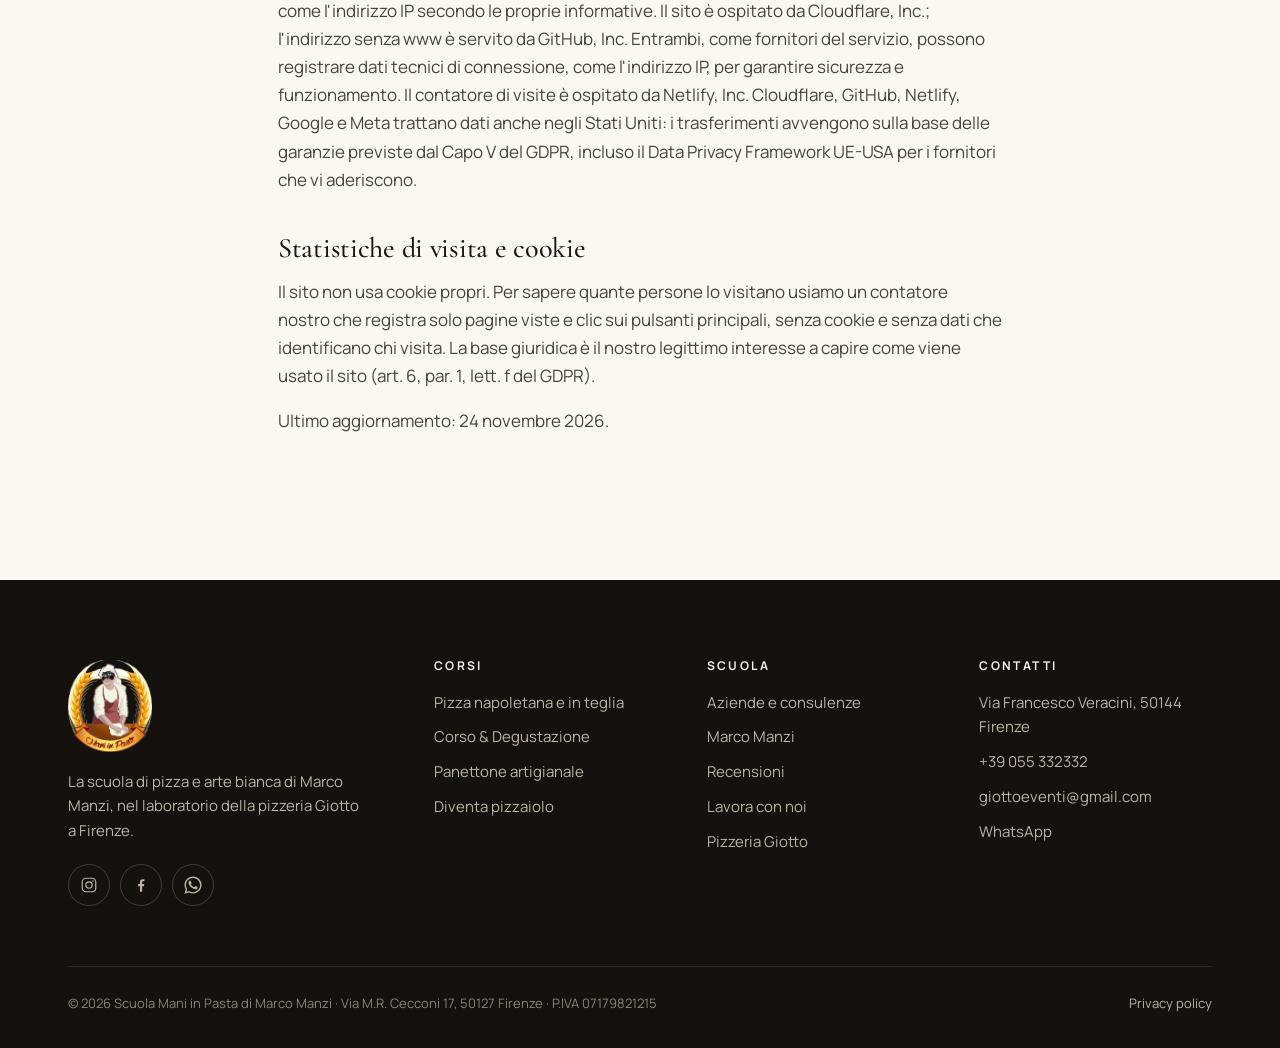
<file: privacy.html>
<!doctype html>
<html lang="it">
<head>
<meta charset="utf-8">
<meta name="viewport" content="width=device-width, initial-scale=1, viewport-fit=cover">
<title>Privacy policy · Scuola Mani in Pasta</title>
<meta name="description" content="Informativa privacy del sito Scuola Mani in Pasta.">
<link rel="canonical" href="https://www.scuolamaniinpasta.com/privacy">
<meta name="theme-color" content="#FBF8F3">
<meta property="og:type" content="website">
<meta property="og:locale" content="it_IT">
<meta property="og:site_name" content="Scuola Mani in Pasta">
<meta property="og:title" content="Privacy policy · Scuola Mani in Pasta">
<meta property="og:description" content="Informativa privacy del sito Scuola Mani in Pasta.">
<meta property="og:url" content="https://www.scuolamaniinpasta.com/privacy">
<meta property="og:image" content="https://www.scuolamaniinpasta.com/img/og.jpg">
<meta name="twitter:card" content="summary_large_image">
<link rel="icon" type="image/png" href="img/favicon-192.png">
<link rel="apple-touch-icon" href="img/apple-touch-icon.png">
<link rel="preconnect" href="https://fonts.googleapis.com">
<link rel="preconnect" href="https://fonts.gstatic.com" crossorigin>
<link href="https://fonts.googleapis.com/css2?family=Cormorant+Garamond:ital,wght@0,500;0,600;1,500&family=Manrope:wght@400;500;600;700&display=swap" rel="stylesheet">
<link rel="stylesheet" href="assets/styles.css?v=20261027b">

<script src="https://dati-marcomanzi.netlify.app/conta.js" defer></script>
</head>
<body>
<a class="sr-only" href="#main">Vai al contenuto</a>
<header class="site-header">
 <div class="container header-inner">
  <a class="brand" href="index.html" aria-label="Scuola Mani in Pasta, home"><img src="img/logo-400.webp" width="366" height="400" alt="Logo Scuola Mani in Pasta"><span class="brand-name">Mani in Pasta<small>Scuola di pizza · Firenze</small></span></a>
  <nav class="nav" aria-label="Menu principale">
   <a href="index.html">Home</a>
   <div class="nav-dd"><button type="button" aria-expanded="false">Corsi <svg viewBox="0 0 10 10" fill="none" stroke="currentColor" stroke-width="1.5" aria-hidden="true"><path d="m1 3 4 4 4-4"/></svg></button><div class="dd"><a href="corso-pizza-napoletana-e-in-teglia.html">Pizza napoletana e in teglia<span>Corso base in due giorni</span></a><a href="corso-degustazione-pizza.html">Corso &amp; Degustazione<span>Team building e gruppi privati</span></a><a href="corso-panettone.html">Panettone artigianale<span>Lievito madre e grandi lievitati</span></a></div></div>
   <a href="diventa-pizzaiolo.html">Diventa pizzaiolo</a>
   <a href="consulenze-aziende.html">Aziende e consulenze</a>
   <a href="index.html#recensioni">Recensioni</a>
   <a href="index.html#contatti">Contatti</a>
   <a class="btn btn-dark header-cta" href="https://wa.me/message/5WP3QA3OBPK4P1" target="_blank" rel="noopener"><svg viewBox="0 0 24 24" fill="currentColor" aria-hidden="true"><path d="M17.47 14.38c-.3-.15-1.75-.86-2.02-.96-.27-.1-.47-.15-.67.15-.2.3-.77.96-.94 1.16-.17.2-.35.22-.64.07-.3-.15-1.25-.46-2.38-1.47-.88-.79-1.47-1.76-1.65-2.06-.17-.3-.02-.46.13-.6.13-.14.3-.35.45-.52.15-.18.2-.3.3-.5.1-.2.05-.38-.03-.53-.07-.15-.67-1.6-.92-2.2-.24-.58-.49-.5-.67-.5h-.57c-.2 0-.52.07-.8.37-.27.3-1.04 1.02-1.04 2.48s1.07 2.88 1.21 3.08c.15.2 2.1 3.2 5.08 4.48.71.31 1.26.49 1.7.63.71.22 1.36.19 1.87.12.57-.09 1.75-.72 2-1.41.25-.7.25-1.29.17-1.41-.07-.13-.27-.2-.57-.35M12.04 21.5h-.01a9.4 9.4 0 0 1-4.8-1.32l-.34-.2-3.57.94.95-3.48-.22-.36a9.4 9.4 0 0 1-1.44-5.02c0-5.2 4.24-9.43 9.44-9.43a9.38 9.38 0 0 1 9.43 9.44c0 5.2-4.24 9.43-9.44 9.43m8.03-17.46A11.27 11.27 0 0 0 12.04.72C5.78.72.68 5.82.68 12.08c0 2 .52 3.96 1.52 5.68L.58 23.65l6.03-1.58a11.33 11.33 0 0 0 5.43 1.38h.01c6.26 0 11.36-5.1 11.36-11.36 0-3.04-1.18-5.89-3.33-8.04"/></svg> Scrivici</a>
  </nav>
  <button class="burger" type="button" aria-label="Apri il menu" aria-expanded="false" aria-controls="mobile-menu"><span></span><span></span><span></span></button>
 </div>
</header>
<div class="mobile-menu" id="mobile-menu">
 <a href="index.html">Home</a>
 <div class="mm-label">I corsi</div>
 <a href="corso-pizza-napoletana-e-in-teglia.html">Pizza napoletana e in teglia</a><a href="corso-degustazione-pizza.html">Corso &amp; Degustazione</a><a href="corso-panettone.html">Panettone artigianale</a>
 <div class="mm-label">Per professionisti</div>
 <a href="diventa-pizzaiolo.html">Diventa pizzaiolo</a>
 <a href="consulenze-aziende.html">Aziende e consulenze</a>
 <div class="mm-label">La scuola</div>
 <a href="index.html#recensioni">Recensioni</a>
 <a href="index.html#contatti">Contatti</a>
 <a class="btn btn-wa" href="https://wa.me/message/5WP3QA3OBPK4P1" target="_blank" rel="noopener"><svg viewBox="0 0 24 24" fill="currentColor" aria-hidden="true"><path d="M17.47 14.38c-.3-.15-1.75-.86-2.02-.96-.27-.1-.47-.15-.67.15-.2.3-.77.96-.94 1.16-.17.2-.35.22-.64.07-.3-.15-1.25-.46-2.38-1.47-.88-.79-1.47-1.76-1.65-2.06-.17-.3-.02-.46.13-.6.13-.14.3-.35.45-.52.15-.18.2-.3.3-.5.1-.2.05-.38-.03-.53-.07-.15-.67-1.6-.92-2.2-.24-.58-.49-.5-.67-.5h-.57c-.2 0-.52.07-.8.37-.27.3-1.04 1.02-1.04 2.48s1.07 2.88 1.21 3.08c.15.2 2.1 3.2 5.08 4.48.71.31 1.26.49 1.7.63.71.22 1.36.19 1.87.12.57-.09 1.75-.72 2-1.41.25-.7.25-1.29.17-1.41-.07-.13-.27-.2-.57-.35M12.04 21.5h-.01a9.4 9.4 0 0 1-4.8-1.32l-.34-.2-3.57.94.95-3.48-.22-.36a9.4 9.4 0 0 1-1.44-5.02c0-5.2 4.24-9.43 9.44-9.43a9.38 9.38 0 0 1 9.43 9.44c0 5.2-4.24 9.43-9.44 9.43m8.03-17.46A11.27 11.27 0 0 0 12.04.72C5.78.72.68 5.82.68 12.08c0 2 .52 3.96 1.52 5.68L.58 23.65l6.03-1.58a11.33 11.33 0 0 0 5.43 1.38h.01c6.26 0 11.36-5.1 11.36-11.36 0-3.04-1.18-5.89-3.33-8.04"/></svg> Scrivici su WhatsApp</a>
</div>
<main id="main">

<section class="section">
 <div class="container narrow prose">
  <span class="eyebrow">Informativa</span>
  <h1 style="font-size:clamp(40px,5vw,64px)">Privacy policy</h1>
  <p class="lead">Informativa sul trattamento dei dati personali ai sensi del Regolamento UE 2016/679 (GDPR).</p>
  <h3>Titolare del trattamento</h3>
  <p>Marco Manzi, titolare della Scuola Mani in Pasta. Via M.R. Cecconi 17, 50127 Firenze, P.IVA 07179821215. Sede dei corsi: Via Francesco Veracini, 50144 Firenze. Email: <a href="mailto:giottoeventi@gmail.com">giottoeventi@gmail.com</a> · Telefono: +39 055 332332.</p>
  <h3>Quali dati raccogliamo</h3>
  <p>Raccogliamo i dati che inserisci volontariamente nei moduli del sito (nome, telefono, email, città e le informazioni che scegli di indicare nei messaggi) e i dati tecnici necessari al funzionamento del sito.</p>
  <h3>Perché li usiamo</h3>
  <p>Usiamo i dati solo per rispondere alle tue richieste: informazioni e iscrizioni ai corsi, candidature al percorso professionale e richieste di consulenza. La base giuridica è il tuo consenso e l'esecuzione di misure precontrattuali richieste da te.</p>
  <h3>Come li trattiamo</h3>
  <p>Quando invii un modulo si apre WhatsApp con il messaggio già compilato, che decidi tu se inviare: il sito non salva i dati. I messaggi viaggiano tramite WhatsApp, servizio di Meta Platforms, secondo le sue condizioni. I dati non vengono venduti né ceduti a terzi per fini commerciali.</p>
  <h3>Per quanto tempo</h3>
  <p>Conserviamo i dati per il tempo necessario a gestire la tua richiesta e, se ti iscrivi a un corso, per la durata del rapporto e gli obblighi di legge collegati.</p>
  <h3>I tuoi diritti</h3>
  <p>Puoi chiedere in qualsiasi momento l'accesso, la rettifica, la cancellazione dei tuoi dati o la limitazione del trattamento, opporti al trattamento e revocare il consenso, scrivendo a <a href="mailto:giottoeventi@gmail.com">giottoeventi@gmail.com</a>. Hai anche il diritto di presentare reclamo al Garante per la protezione dei dati personali.</p>
  <h3>Servizi esterni</h3>
  <p>Il sito utilizza Google Fonts per i caratteri tipografici e Google Maps per la mappa nella sezione contatti, che si carica solo se scegli di aprirla. Questi servizi possono raccogliere dati tecnici come l'indirizzo IP secondo le proprie informative. Il sito è ospitato da Cloudflare, Inc.; l'indirizzo senza www è servito da GitHub, Inc. Entrambi, come fornitori del servizio, possono registrare dati tecnici di connessione, come l'indirizzo IP, per garantire sicurezza e funzionamento. Il contatore di visite è ospitato da Netlify, Inc. Cloudflare, GitHub, Netlify, Google e Meta trattano dati anche negli Stati Uniti: i trasferimenti avvengono sulla base delle garanzie previste dal Capo V del GDPR, incluso il Data Privacy Framework UE-USA per i fornitori che vi aderiscono.</p>
  <h3>Statistiche di visita e cookie</h3>
  <p>Il sito non usa cookie propri. Per sapere quante persone lo visitano usiamo un contatore nostro che registra solo pagine viste e clic sui pulsanti principali, senza cookie e senza dati che identificano chi visita. La base giuridica è il nostro legittimo interesse a capire come viene usato il sito (art. 6, par. 1, lett. f del GDPR).</p>
  <p>Ultimo aggiornamento: 24 novembre 2026.</p>
 </div>
</section>
</main>
<footer class="site-footer">
 <div class="container">
  <div class="foot-grid">
   <div class="foot-brand">
    <img src="img/logo-400.webp" width="366" height="400" alt="Logo Scuola Mani in Pasta" loading="lazy">
    <p>La scuola di pizza e arte bianca di Marco Manzi, nel laboratorio della pizzeria Giotto a Firenze.</p>
    <div class="socials">
     <a href="https://www.instagram.com/marcomanzigiotto/" target="_blank" rel="noopener" aria-label="Instagram"><svg viewBox="0 0 24 24" fill="none" stroke="currentColor" stroke-width="1.6" aria-hidden="true"><rect x="3" y="3" width="18" height="18" rx="5"/><circle cx="12" cy="12" r="4.2"/><circle cx="17.4" cy="6.6" r="1" fill="currentColor" stroke="none"/></svg></a>
     <a href="https://www.facebook.com/ScuolaManiinPasta" target="_blank" rel="noopener" aria-label="Facebook"><svg viewBox="0 0 24 24" fill="currentColor" aria-hidden="true"><path d="M13.5 21v-7.5h2.5l.4-3h-2.9V8.6c0-.86.25-1.46 1.5-1.46h1.55V4.47A21 21 0 0 0 14.3 4.3c-2.2 0-3.7 1.34-3.7 3.8v2.4H8.1v3h2.5V21h2.9z"/></svg></a>
     <a href="https://wa.me/message/5WP3QA3OBPK4P1" target="_blank" rel="noopener" aria-label="WhatsApp"><svg viewBox="0 0 24 24" fill="currentColor" aria-hidden="true"><path d="M17.47 14.38c-.3-.15-1.75-.86-2.02-.96-.27-.1-.47-.15-.67.15-.2.3-.77.96-.94 1.16-.17.2-.35.22-.64.07-.3-.15-1.25-.46-2.38-1.47-.88-.79-1.47-1.76-1.65-2.06-.17-.3-.02-.46.13-.6.13-.14.3-.35.45-.52.15-.18.2-.3.3-.5.1-.2.05-.38-.03-.53-.07-.15-.67-1.6-.92-2.2-.24-.58-.49-.5-.67-.5h-.57c-.2 0-.52.07-.8.37-.27.3-1.04 1.02-1.04 2.48s1.07 2.88 1.21 3.08c.15.2 2.1 3.2 5.08 4.48.71.31 1.26.49 1.7.63.71.22 1.36.19 1.87.12.57-.09 1.75-.72 2-1.41.25-.7.25-1.29.17-1.41-.07-.13-.27-.2-.57-.35M12.04 21.5h-.01a9.4 9.4 0 0 1-4.8-1.32l-.34-.2-3.57.94.95-3.48-.22-.36a9.4 9.4 0 0 1-1.44-5.02c0-5.2 4.24-9.43 9.44-9.43a9.38 9.38 0 0 1 9.43 9.44c0 5.2-4.24 9.43-9.44 9.43m8.03-17.46A11.27 11.27 0 0 0 12.04.72C5.78.72.68 5.82.68 12.08c0 2 .52 3.96 1.52 5.68L.58 23.65l6.03-1.58a11.33 11.33 0 0 0 5.43 1.38h.01c6.26 0 11.36-5.1 11.36-11.36 0-3.04-1.18-5.89-3.33-8.04"/></svg></a>
    </div>
   </div>
   <div>
    <h4>Corsi</h4>
    <ul>
     <li><a href="corso-pizza-napoletana-e-in-teglia.html">Pizza napoletana e in teglia</a></li>
     <li><a href="corso-degustazione-pizza.html">Corso &amp; Degustazione</a></li>
     <li><a href="corso-panettone.html">Panettone artigianale</a></li>
     <li><a href="diventa-pizzaiolo.html">Diventa pizzaiolo</a></li>
    </ul>
   </div>
   <div>
    <h4>Scuola</h4>
    <ul>
     <li><a href="consulenze-aziende.html">Aziende e consulenze</a></li>
     <li><a href="index.html#marco">Marco Manzi</a></li>
     <li><a href="index.html#recensioni">Recensioni</a></li>
     <li><a href="https://forms.gle/ZwpSqs5XPcLktTFg9" target="_blank" rel="noopener">Lavora con noi</a></li>
     <li><a href="https://www.pizzeriagiotto.it" target="_blank" rel="noopener">Pizzeria Giotto</a></li>
    </ul>
   </div>
   <div>
    <h4>Contatti</h4>
    <ul>
     <li>Via Francesco Veracini, 50144 Firenze</li>
     <li><a href="tel:+39055332332">+39 055 332332</a></li>
     <li><a href="mailto:giottoeventi@gmail.com">giottoeventi@gmail.com</a></li>
     <li><a href="https://wa.me/message/5WP3QA3OBPK4P1" target="_blank" rel="noopener">WhatsApp</a></li>
    </ul>
   </div>
  </div>
  <div class="foot-bottom">
   <span>© <span id="year">2026</span> Scuola Mani in Pasta di Marco Manzi · Via M.R. Cecconi 17, 50127 Firenze · P.IVA 07179821215</span>
   <span><a href="privacy.html">Privacy policy</a></span>
  </div>
 </div>
</footer>
<a class="wa-float" href="https://wa.me/message/5WP3QA3OBPK4P1" target="_blank" rel="noopener" aria-label="Scrivici su WhatsApp"><svg viewBox="0 0 24 24" fill="currentColor" aria-hidden="true"><path d="M17.47 14.38c-.3-.15-1.75-.86-2.02-.96-.27-.1-.47-.15-.67.15-.2.3-.77.96-.94 1.16-.17.2-.35.22-.64.07-.3-.15-1.25-.46-2.38-1.47-.88-.79-1.47-1.76-1.65-2.06-.17-.3-.02-.46.13-.6.13-.14.3-.35.45-.52.15-.18.2-.3.3-.5.1-.2.05-.38-.03-.53-.07-.15-.67-1.6-.92-2.2-.24-.58-.49-.5-.67-.5h-.57c-.2 0-.52.07-.8.37-.27.3-1.04 1.02-1.04 2.48s1.07 2.88 1.21 3.08c.15.2 2.1 3.2 5.08 4.48.71.31 1.26.49 1.7.63.71.22 1.36.19 1.87.12.57-.09 1.75-.72 2-1.41.25-.7.25-1.29.17-1.41-.07-.13-.27-.2-.57-.35M12.04 21.5h-.01a9.4 9.4 0 0 1-4.8-1.32l-.34-.2-3.57.94.95-3.48-.22-.36a9.4 9.4 0 0 1-1.44-5.02c0-5.2 4.24-9.43 9.44-9.43a9.38 9.38 0 0 1 9.43 9.44c0 5.2-4.24 9.43-9.44 9.43m8.03-17.46A11.27 11.27 0 0 0 12.04.72C5.78.72.68 5.82.68 12.08c0 2 .52 3.96 1.52 5.68L.58 23.65l6.03-1.58a11.33 11.33 0 0 0 5.43 1.38h.01c6.26 0 11.36-5.1 11.36-11.36 0-3.04-1.18-5.89-3.33-8.04"/></svg></a>
<script src="assets/main.js?v=20261027b" defer></script>
</body>
</html>
</file>
<file: assets/styles.css>
/* Scuola Mani in Pasta — stile */
:root{
  --paper:#FBF8F3;
  --cream:#F3ECE1;
  --sand:#E6DCCB;
  --line:#E2D8C8;
  --ink:#1B1814;
  --ink-2:#4A433B;
  --ink-3:#7A7064;
  --gold:#B48A48;
  --gold-2:#8E6A31;
  --red:#9E2F26;
  --night:#14110E;
  --night-2:#1F1B17;
  --wa:#1F9D55;
  --radius:4px;
  --maxw:1240px;
  --gutter:clamp(20px,4vw,48px);
  --serif:"Cormorant Garamond","Times New Roman",serif;
  --sans:"Manrope",system-ui,-apple-system,"Segoe UI",sans-serif;
  --shadow:0 18px 50px -24px rgba(27,24,20,.35);
}
*{box-sizing:border-box}
html{-webkit-text-size-adjust:100%;scroll-behavior:smooth;scroll-padding-top:90px}
body{margin:0;background:var(--paper);color:var(--ink);font-family:var(--sans);font-size:17px;line-height:1.65;font-weight:400;-webkit-font-smoothing:antialiased;text-rendering:optimizeLegibility;overflow-x:hidden}
img{max-width:100%;display:block;height:auto}
a{color:inherit}
p{margin:0 0 1em}
h1,h2,h3,h4{font-family:var(--serif);font-weight:500;line-height:1.08;margin:0 0 .5em;letter-spacing:-.01em;color:var(--ink)}
h1{font-size:clamp(44px,6.4vw,88px)}
h2{font-size:clamp(34px,4.4vw,58px)}
h3{font-size:clamp(24px,2.2vw,30px)}
h1 em,h2 em,h3 em{font-style:italic;color:var(--gold-2)}
.container{width:100%;max-width:var(--maxw);margin:0 auto;padding:0 var(--gutter)}
.narrow{max-width:820px}
.eyebrow{display:inline-flex;align-items:center;gap:12px;font-family:var(--sans);font-size:12px;letter-spacing:.22em;text-transform:uppercase;font-weight:600;color:var(--gold-2);margin-bottom:22px}
.eyebrow::before{content:"";width:28px;height:1px;background:currentColor}
.lead{font-size:clamp(18px,1.5vw,21px);color:var(--ink-2);line-height:1.6}
.muted{color:var(--ink-3)}
section{position:relative}
.section{padding:clamp(72px,10vw,140px) 0}
.section-sm{padding:clamp(48px,6vw,80px) 0}
.bg-cream{background:var(--cream)}
.bg-night{background:var(--night);color:#EDE6DA}
.bg-night h1,.bg-night h2,.bg-night h3{color:#F6F0E6}
.bg-night .eyebrow{color:var(--gold)}
.bg-night .lead,.bg-night .muted{color:#BDB3A5}
.center{text-align:center}
.center .eyebrow{justify-content:center}
.sr-only{position:absolute;width:1px;height:1px;padding:0;margin:-1px;overflow:hidden;clip:rect(0,0,0,0);border:0}

/* Buttons */
.btn{display:inline-flex;align-items:center;justify-content:center;gap:10px;min-height:52px;padding:14px 28px;border-radius:999px;font-family:var(--sans);font-size:15px;font-weight:600;letter-spacing:.02em;text-decoration:none;border:1px solid transparent;cursor:pointer;transition:background .25s,color .25s,border-color .25s,transform .25s}
.btn:hover{transform:translateY(-1px)}
.btn-dark{background:var(--ink);color:#fff}
.btn-dark:hover{background:var(--gold-2)}
.btn-gold{background:var(--gold);color:#fff}
.btn-gold:hover{background:var(--gold-2)}
.btn-line{border-color:currentColor;color:var(--ink);background:transparent}
.btn-line:hover{background:var(--ink);color:#fff;border-color:var(--ink)}
.bg-night .btn-line{color:#F6F0E6}
.bg-night .btn-line:hover{background:#F6F0E6;color:var(--ink)}
.btn-wa{background:var(--wa);color:#fff}
.btn-wa:hover{background:#178547}
.btn svg{width:18px;height:18px;flex:none}
.btn-row{display:flex;flex-wrap:wrap;gap:12px}
.link-arrow{display:inline-flex;align-items:center;gap:8px;font-weight:600;font-size:15px;text-decoration:none;color:var(--ink);border-bottom:1px solid var(--gold);padding-bottom:3px}
.link-arrow:hover{color:var(--gold-2)}

/* Header */
.site-header{position:sticky;top:0;z-index:50;background:rgba(251,248,243,.92);backdrop-filter:saturate(140%) blur(12px);-webkit-backdrop-filter:saturate(140%) blur(12px);border-bottom:1px solid transparent;transition:border-color .3s}
.site-header.scrolled{border-bottom-color:var(--line)}
.header-inner{display:flex;align-items:center;justify-content:space-between;height:78px;gap:20px}
.brand{display:flex;align-items:center;gap:12px;text-decoration:none;flex:none}
.brand img{width:46px;height:auto}
.brand-name{font-family:var(--serif);font-size:23px;line-height:1;font-weight:600;letter-spacing:.01em}
.brand-name small{display:block;font-family:var(--sans);font-size:10px;letter-spacing:.24em;text-transform:uppercase;color:var(--ink-3);font-weight:600;margin-top:5px}
.nav{display:flex;align-items:center;gap:6px}
.nav a{text-decoration:none;font-size:14.5px;font-weight:500;padding:10px 12px;border-radius:999px;color:var(--ink-2);transition:color .2s}
.nav a:hover,.nav a[aria-current="page"]{color:var(--ink)}
.nav a[aria-current="page"]{text-decoration:underline;text-decoration-color:var(--gold);text-underline-offset:6px}
.nav-dd{position:relative}
.nav-dd>button{font:inherit;font-size:14.5px;font-weight:500;color:var(--ink-2);background:none;border:0;padding:10px 12px;cursor:pointer;display:inline-flex;align-items:center;gap:6px}
.nav-dd>button svg{width:10px;height:10px;transition:transform .2s}
.nav-dd .dd{position:absolute;top:100%;left:-8px;min-width:290px;background:#fff;border:1px solid var(--line);border-radius:10px;box-shadow:var(--shadow);padding:10px;opacity:0;visibility:hidden;transform:translateY(6px);transition:all .2s}
.nav-dd:hover .dd,.nav-dd:focus-within .dd,.nav-dd.open .dd{opacity:1;visibility:visible;transform:none}
.nav-dd:hover>button svg{transform:rotate(180deg)}
.dd a{display:block;border-radius:6px;padding:10px 14px}
.dd a:hover{background:var(--cream)}
.dd a span{display:block;font-size:12.5px;color:var(--ink-3);font-weight:400}
.header-cta{margin-left:10px;min-height:44px;padding:10px 20px;font-size:14px}
.burger{display:none;width:46px;height:46px;border:0;background:none;cursor:pointer;position:relative;margin-right:-10px}
.burger span{position:absolute;left:12px;right:12px;height:1.5px;background:var(--ink);transition:transform .3s,opacity .3s}
.burger span:nth-child(1){top:17px}.burger span:nth-child(2){top:23px}.burger span:nth-child(3){top:29px}
body.menu-open .burger span:nth-child(1){transform:translateY(6px) rotate(45deg)}
body.menu-open .burger span:nth-child(2){opacity:0}
body.menu-open .burger span:nth-child(3){transform:translateY(-6px) rotate(-45deg)}
.mobile-menu{display:none}
@media (max-width:1080px){
  .nav,.header-cta{display:none}
  .burger{display:block}
  .header-inner{height:68px}
  .brand img{width:40px}
  .brand-name{font-size:20px}
  .mobile-menu{display:block;position:fixed;inset:68px 0 0 0;background:var(--paper);z-index:49;padding:24px var(--gutter) 40px;overflow-y:auto;opacity:0;visibility:hidden;transform:translateY(-8px);transition:all .3s}
  body.menu-open{overflow:hidden}
  body.menu-open .mobile-menu{opacity:1;visibility:visible;transform:none}
  .mobile-menu a{display:block;text-decoration:none;font-family:var(--serif);font-size:28px;line-height:1.2;padding:12px 0;border-bottom:1px solid var(--line)}
  .mobile-menu .mm-label{font-size:11px;letter-spacing:.22em;text-transform:uppercase;color:var(--gold-2);font-weight:600;margin:22px 0 4px}
  .mobile-menu .btn{width:100%;margin-top:26px;font-family:var(--sans);font-size:16px;border:0}
}

/* Hero home */
.hero{display:grid;grid-template-columns:1.05fr .95fr;min-height:calc(100svh - 78px);max-height:980px}
.hero-text{display:flex;flex-direction:column;justify-content:center;padding:clamp(48px,7vw,110px) clamp(24px,5vw,80px) clamp(48px,6vw,90px) max(var(--gutter),calc((100vw - var(--maxw))/2 + var(--gutter)))}
.hero-text h1{margin-bottom:28px}
.hero-text .lead{max-width:520px;margin-bottom:36px}
.hero-media{position:relative;overflow:hidden;background:var(--sand)}
.hero-media img{position:absolute;inset:0;width:100%;height:100%;object-fit:cover;object-position:50% 30%}
.hero-badge{position:absolute;left:24px;bottom:24px;background:rgba(251,248,243,.94);padding:14px 18px;border-radius:8px;font-size:13px;line-height:1.4;max-width:260px;box-shadow:var(--shadow)}
.hero-badge strong{display:block;font-family:var(--serif);font-size:20px;font-weight:600}
@media (max-width:900px){
  .hero{grid-template-columns:1fr;min-height:0;max-height:none}
  .hero-media{order:-1;height:62svh;min-height:380px}
  .hero-media img{object-position:50% 28%}
  .hero-text{padding:44px var(--gutter) 56px}
}

/* Stats */
.stats{display:grid;grid-template-columns:repeat(4,1fr);border-top:1px solid var(--line);border-bottom:1px solid var(--line)}
.stat{padding:38px 24px;text-align:center;border-right:1px solid var(--line)}
.stat:last-child{border-right:0}
.stat b{display:block;font-family:var(--serif);font-weight:500;font-size:clamp(40px,4.6vw,64px);line-height:1;color:var(--ink)}
.stat span{display:block;margin-top:10px;font-size:13px;letter-spacing:.14em;text-transform:uppercase;color:var(--ink-3);font-weight:600}
@media (max-width:800px){.stats{grid-template-columns:1fr 1fr}.stat:nth-child(2){border-right:0}.stat:nth-child(-n+2){border-bottom:1px solid var(--line)}.stat{padding:28px 12px}}

/* Split */
.split{display:grid;grid-template-columns:1fr 1fr;gap:clamp(36px,7vw,110px);align-items:center}
.split.reverse .split-media{order:2}
.split-media{position:relative}
.split-media img{width:100%;aspect-ratio:4/5;object-fit:cover;border-radius:var(--radius)}
.split-media .float{position:absolute;width:44%;right:-6%;bottom:-8%;aspect-ratio:3/4;border:8px solid var(--paper);border-radius:var(--radius);box-shadow:var(--shadow)}
.bg-cream .split-media .float{border-color:var(--cream)}
@media (max-width:900px){.split{grid-template-columns:1fr}.split.reverse .split-media{order:0}.split-media .float{right:0;bottom:-10%;width:40%}.split-media{margin-bottom:30px}}

/* Why */
.why{display:grid;grid-template-columns:repeat(3,1fr);gap:1px;background:var(--line);border:1px solid var(--line);margin-top:60px}
.why-item{background:var(--paper);padding:40px 34px}
.bg-cream .why-item{background:var(--cream)}
.why-item .num{font-family:var(--serif);font-style:italic;font-size:22px;color:var(--gold)}
.why-item h3{margin:14px 0 12px;font-size:26px}
.why-item p{margin:0;color:var(--ink-2);font-size:16px}
@media (max-width:900px){.why{grid-template-columns:1fr 1fr}}
@media (max-width:600px){.why{grid-template-columns:1fr}.why-item{padding:30px 24px}}

/* Course cards */
.section-head{display:flex;justify-content:space-between;align-items:flex-end;gap:30px;margin-bottom:54px;flex-wrap:wrap}
.section-head h2{margin:0;max-width:680px}
.cards{display:grid;grid-template-columns:repeat(6,1fr);gap:22px}
.card{grid-column:span 2;display:flex;flex-direction:column;text-decoration:none;background:#fff;border:1px solid var(--line);border-radius:var(--radius);overflow:hidden;transition:transform .35s,box-shadow .35s}
.card:hover{transform:translateY(-4px);box-shadow:var(--shadow)}
.card.wide{grid-column:span 3}
.card-img{position:relative;aspect-ratio:4/3;overflow:hidden;background:var(--sand)}
.card.wide .card-img{aspect-ratio:16/10}
.card-img img{width:100%;height:100%;object-fit:cover;transition:transform .8s}
.card:hover .card-img img{transform:scale(1.04)}
.tag{position:absolute;top:16px;left:16px;background:rgba(251,248,243,.95);color:var(--ink);font-size:11px;font-weight:700;letter-spacing:.16em;text-transform:uppercase;padding:7px 12px;border-radius:999px}
.tag.gold{background:var(--gold);color:#fff}
.card-body{padding:26px 26px 28px;display:flex;flex-direction:column;flex:1}
.card-body h3{margin-bottom:10px}
.card-body p{color:var(--ink-2);font-size:15.5px;margin-bottom:20px}
.card-meta{margin-top:auto;display:flex;justify-content:space-between;align-items:center;padding-top:18px;border-top:1px solid var(--line);font-size:14px;font-weight:600}
.card-meta .go{color:var(--gold-2)}
@media (max-width:1000px){.cards{grid-template-columns:1fr 1fr}.card,.card.wide{grid-column:span 1}}
@media (max-width:640px){.cards{grid-template-columns:1fr}}

/* Marco */
.quote-big{font-family:var(--serif);font-style:italic;font-size:clamp(26px,2.6vw,36px);line-height:1.3;color:var(--ink);border-left:2px solid var(--gold);padding-left:24px;margin:32px 0}
.bg-night .quote-big{color:#F6F0E6}
.signature{font-family:var(--serif);font-size:22px;font-style:italic;color:var(--gold-2)}

/* Awards */
.awards{display:grid;grid-template-columns:repeat(3,1fr);gap:0;margin-top:60px;border-top:1px solid rgba(255,255,255,.12)}
.award{padding:36px 30px 36px 0;border-bottom:1px solid rgba(255,255,255,.12)}
.award:not(:nth-child(3n)){border-right:1px solid rgba(255,255,255,.12)}
.award:not(:nth-child(3n+1)){padding-left:30px}
.award .year{font-size:12px;letter-spacing:.2em;text-transform:uppercase;color:var(--gold);font-weight:700}
.award h3{font-size:28px;margin:14px 0 10px}
.award p{margin:0;color:#BDB3A5;font-size:15.5px}
.spicchi{display:flex;gap:6px;margin-bottom:4px}
.spicchi svg{width:26px;height:26px}
@media (max-width:900px){.awards{grid-template-columns:1fr 1fr}.award{padding:30px 20px 30px 0!important}.award:nth-child(odd){border-right:1px solid rgba(255,255,255,.12)!important}.award:nth-child(even){border-right:0!important;padding-left:20px!important}}
@media (max-width:600px){.awards{grid-template-columns:1fr}.award{border-right:0!important;padding:26px 0!important}}

/* Reviews */
.reviews{display:grid;grid-template-columns:repeat(3,1fr);gap:22px;margin-top:56px}
.review{background:#fff;border:1px solid var(--line);border-radius:var(--radius);padding:38px 34px;display:flex;flex-direction:column}
.review .stars{color:var(--gold);letter-spacing:4px;font-size:15px;margin-bottom:18px}
.review blockquote{margin:0 0 24px;font-family:var(--serif);font-size:22px;line-height:1.4;color:var(--ink)}
.review cite{margin-top:auto;font-style:normal;font-size:13px;letter-spacing:.14em;text-transform:uppercase;color:var(--ink-3);font-weight:600}
@media (max-width:900px){.reviews{grid-template-columns:1fr}}

/* Strip gallery */
.strip{display:flex;gap:14px;overflow-x:auto;scroll-snap-type:x mandatory;padding:0 var(--gutter) 10px;scrollbar-width:none}
.strip::-webkit-scrollbar{display:none}
.strip img{flex:none;width:clamp(220px,24vw,330px);aspect-ratio:3/4;object-fit:cover;border-radius:var(--radius);scroll-snap-align:start}

/* Page hero (inner pages) */
.page-hero{position:relative;min-height:min(78svh,760px);display:flex;align-items:flex-end;color:#fff;overflow:hidden;background:var(--night)}
.page-hero>img{position:absolute;inset:0;width:100%;height:100%;object-fit:cover}
.page-hero::after{content:"";position:absolute;inset:0;background:linear-gradient(180deg,rgba(20,17,14,.15) 0%,rgba(20,17,14,.25) 40%,rgba(20,17,14,.86) 100%)}
.page-hero .container{position:relative;z-index:2;padding-top:120px;padding-bottom:clamp(44px,6vw,80px)}
.page-hero h1{color:#fff;max-width:900px;margin-bottom:20px}
.page-hero h1 em{color:#E3C590}
.page-hero .eyebrow{color:#E3C590}
.page-hero .lead{color:rgba(255,255,255,.88);max-width:640px;margin-bottom:30px}
.page-hero .btn-line{color:#fff}
.page-hero .btn-line:hover{background:#fff;color:var(--ink);border-color:#fff}
.crumbs{font-size:13px;color:rgba(255,255,255,.75);margin-bottom:18px}
.crumbs a{text-decoration:none}
.crumbs a:hover{text-decoration:underline}

/* Facts bar */
.facts{display:grid;grid-template-columns:repeat(4,1fr);background:#fff;border:1px solid var(--line);border-radius:var(--radius);margin-top:-48px;position:relative;z-index:3;box-shadow:var(--shadow)}
.fact{padding:26px 26px;border-right:1px solid var(--line)}
.fact:last-child{border-right:0}
.fact small{display:block;font-size:11px;letter-spacing:.2em;text-transform:uppercase;color:var(--gold-2);font-weight:700;margin-bottom:8px}
.fact b{display:block;font-family:var(--serif);font-size:24px;font-weight:600;line-height:1.2}
.fact span{display:block;font-size:14px;color:var(--ink-3);margin-top:4px}
@media (max-width:900px){.facts{grid-template-columns:1fr 1fr;margin-top:-34px}.fact:nth-child(2){border-right:0}.fact:nth-child(-n+2){border-bottom:1px solid var(--line)}.fact{padding:20px 18px}.fact b{font-size:20px}}

.notice{display:flex;gap:16px;align-items:flex-start;background:var(--cream);border:1px solid var(--sand);border-left:3px solid var(--gold);padding:22px 24px;border-radius:var(--radius);margin:0 0 34px}
.notice b{display:block;font-family:var(--serif);font-size:22px;font-weight:600;margin-bottom:4px}
.notice p{margin:0;color:var(--ink-2);font-size:15.5px}
.notice .dot{flex:none;width:10px;height:10px;border-radius:50%;background:var(--gold);margin-top:10px;box-shadow:0 0 0 6px rgba(180,138,72,.18)}

/* Program */
.program{list-style:none;padding:0;margin:0;counter-reset:p;border-top:1px solid var(--line)}
.program li{counter-increment:p;display:grid;grid-template-columns:56px 1fr;gap:12px;padding:18px 0;border-bottom:1px solid var(--line);font-size:17px}
.program li::before{content:counter(p,decimal-leading-zero);font-family:var(--serif);font-style:italic;font-size:22px;color:var(--gold);line-height:1.2}
.days{display:grid;grid-template-columns:1fr 1fr;gap:22px}
.day{background:#fff;border:1px solid var(--line);border-radius:var(--radius);padding:34px 32px}
.day h3{display:flex;justify-content:space-between;align-items:baseline;gap:10px}
.day h3 small{font-family:var(--sans);font-size:13px;color:var(--ink-3);font-weight:600;letter-spacing:.05em}
.day ul{list-style:none;padding:0;margin:18px 0 0}
.day li{padding:10px 0 10px 22px;border-top:1px solid var(--line);position:relative;color:var(--ink-2)}
.day li::before{content:"";position:absolute;left:0;top:21px;width:8px;height:1px;background:var(--gold)}
@media (max-width:760px){.days{grid-template-columns:1fr}.day{padding:26px 22px}}
.chips{display:flex;flex-wrap:wrap;gap:10px;margin-top:10px}
.chip{border:1px solid var(--sand);background:#fff;border-radius:999px;padding:9px 16px;font-size:14.5px;font-weight:500}

/* FAQ */
.faq details{border-bottom:1px solid var(--line)}
.faq details:first-child{border-top:1px solid var(--line)}
.faq summary{list-style:none;cursor:pointer;padding:24px 44px 24px 0;font-family:var(--serif);font-size:24px;font-weight:500;position:relative}
.faq summary::-webkit-details-marker{display:none}
.faq summary::after{content:"";position:absolute;right:6px;top:50%;width:14px;height:14px;margin-top:-7px;background:linear-gradient(var(--ink),var(--ink)) center/14px 1.5px no-repeat,linear-gradient(var(--ink),var(--ink)) center/1.5px 14px no-repeat;transition:transform .3s}
.faq details[open] summary::after{transform:rotate(45deg)}
.faq details p{color:var(--ink-2);padding-right:40px;margin:-6px 0 24px}

/* Steps */
.steps{display:grid;grid-template-columns:repeat(3,1fr);gap:22px;margin-top:56px;counter-reset:s}
.steps.five{grid-template-columns:repeat(5,1fr)}
.step{position:relative;padding:34px 30px;background:#fff;border:1px solid var(--line);border-radius:var(--radius)}
.bg-night .step{background:var(--night-2);border-color:rgba(255,255,255,.1)}
.step .n{font-family:var(--serif);font-size:56px;line-height:1;color:var(--gold);font-style:italic}
.step h3{margin:18px 0 12px;font-size:26px}
.step p{margin:0;font-size:15.5px;color:var(--ink-2)}
.bg-night .step p{color:#BDB3A5}
.step img{width:calc(100% + 60px);margin:-34px -30px 24px;aspect-ratio:4/3;object-fit:cover;max-width:none;border-radius:var(--radius) var(--radius) 0 0}
@media (max-width:1100px){.steps.five{grid-template-columns:repeat(3,1fr)}}
@media (max-width:900px){.steps,.steps.five{grid-template-columns:1fr}}

.services{display:grid;grid-template-columns:repeat(3,1fr);gap:0;border-top:1px solid var(--line);margin-top:50px}
.service{padding:34px 30px 34px 0;border-bottom:1px solid var(--line)}
.service:not(:nth-child(3n)){border-right:1px solid var(--line)}
.service:not(:nth-child(3n+1)){padding-left:30px}
.service h3{font-size:25px;margin-bottom:10px}
.service p{color:var(--ink-2);font-size:15.5px;margin:0}
.service .ico{width:40px;height:40px;color:var(--gold-2);margin-bottom:18px}
@media (max-width:900px){.services{grid-template-columns:1fr 1fr}.service{padding:28px 18px 28px 0!important}.service:nth-child(odd){border-right:1px solid var(--line)!important}.service:nth-child(even){border-right:0!important;padding-left:18px!important}}
@media (max-width:600px){.services{grid-template-columns:1fr}.service{border-right:0!important;padding:24px 0!important}}

.bignums{display:grid;grid-template-columns:repeat(3,1fr);gap:22px;margin-top:50px}
.bignum{border-top:1px solid rgba(255,255,255,.18);padding-top:24px}
.bignum b{display:block;font-family:var(--serif);font-weight:500;font-size:clamp(56px,7vw,96px);line-height:1;color:#F6F0E6}
.bignum span{display:block;margin-top:12px;color:#BDB3A5;font-size:16px;max-width:300px}
@media (max-width:760px){.bignums{grid-template-columns:1fr}}

/* Form */
.form-wrap{display:grid;grid-template-columns:.9fr 1.1fr;gap:clamp(36px,6vw,90px);align-items:start}
@media (max-width:900px){.form-wrap{grid-template-columns:1fr}}
.form-card{background:#fff;border:1px solid var(--line);border-radius:8px;padding:clamp(26px,4vw,46px);box-shadow:var(--shadow)}
.form-card h3{margin-bottom:6px}
.form-grid{display:grid;grid-template-columns:1fr 1fr;gap:16px 18px;margin-top:24px}
.field{display:flex;flex-direction:column;gap:7px}
.field.full{grid-column:1/-1}
.field label,.field legend{font-size:13px;font-weight:600;color:var(--ink-2);letter-spacing:.02em}
.field label i{font-style:normal;color:var(--red)}
.field input,.field select,.field textarea{font:inherit;font-size:16px;color:var(--ink);background:var(--paper);border:1px solid var(--sand);border-radius:6px;padding:13px 14px;min-height:50px;width:100%;transition:border-color .2s,box-shadow .2s;-webkit-appearance:none;appearance:none}
.field select{background-image:url("data:image/svg+xml,%3Csvg xmlns='http://www.w3.org/2000/svg' width='12' height='8' viewBox='0 0 12 8'%3E%3Cpath d='M1 1l5 5 5-5' stroke='%231B1814' stroke-width='1.5' fill='none'/%3E%3C/svg%3E");background-repeat:no-repeat;background-position:right 14px center;padding-right:38px}
.field textarea{min-height:110px;resize:vertical}
.field input:focus,.field select:focus,.field textarea:focus{outline:none;border-color:var(--gold);box-shadow:0 0 0 3px rgba(180,138,72,.18);background:#fff}
.field.invalid input,.field.invalid select,.field.invalid textarea{border-color:var(--red)}
.field .err{font-size:12.5px;color:var(--red);display:none}
.field.invalid .err{display:block}
.radios{display:flex;flex-wrap:wrap;gap:8px}
.radios label{position:relative;cursor:pointer}
.radios input{position:absolute;opacity:0;pointer-events:none}
.radios span{display:inline-flex;align-items:center;min-height:44px;padding:10px 16px;border:1px solid var(--sand);border-radius:999px;font-size:14.5px;font-weight:500;color:var(--ink-2);background:var(--paper);transition:all .2s}
.radios input:checked+span{background:var(--ink);border-color:var(--ink);color:#fff}
.radios input:focus-visible+span{box-shadow:0 0 0 3px rgba(180,138,72,.35)}
.consent{grid-column:1/-1;display:flex;gap:12px;align-items:flex-start;font-size:13.5px;color:var(--ink-3);line-height:1.5}
.consent input{width:20px;height:20px;margin-top:1px;accent-color:var(--ink);flex:none}
.consent.invalid{color:var(--red)}
.form-submit{grid-column:1/-1;margin-top:6px}
.form-submit .btn{width:100%;min-height:58px;font-size:16px}
.form-note{grid-column:1/-1;font-size:13px;color:var(--ink-3);text-align:center;margin:2px 0 0}
.hp{position:absolute;left:-9999px}
.form-success{display:none;text-align:center;padding:30px 10px}
.form-success.show{display:block}
.form-success .ok{width:64px;height:64px;border-radius:50%;background:var(--cream);display:grid;place-items:center;margin:0 auto 20px;color:var(--wa)}
.form-success .ok svg{width:30px;height:30px}
.form-success p{color:var(--ink-2)}
@media (max-width:560px){.form-grid{grid-template-columns:1fr}}
.side-list{list-style:none;padding:0;margin:28px 0 0}
.side-list li{display:flex;gap:14px;padding:14px 0;border-top:1px solid var(--line);color:var(--ink-2);font-size:16px}
.side-list li svg{flex:none;width:20px;height:20px;color:var(--gold-2);margin-top:3px}

/* Contact */
.contact-grid{display:grid;grid-template-columns:1fr 1fr;gap:clamp(36px,6vw,80px)}
.map{width:100%;aspect-ratio:4/3;border:0;border-radius:var(--radius);filter:grayscale(.35) contrast(1.02);background:var(--sand)}
.contact-list{list-style:none;padding:0;margin:26px 0 30px}
.contact-list li{display:flex;gap:14px;padding:16px 0;border-top:1px solid var(--line)}
.contact-list li:last-child{border-bottom:1px solid var(--line)}
.contact-list svg{width:20px;height:20px;color:var(--gold-2);flex:none;margin-top:3px}
.contact-list a{text-decoration:none}
.contact-list a:hover{color:var(--gold-2)}
.contact-list small{display:block;font-size:12px;letter-spacing:.16em;text-transform:uppercase;color:var(--ink-3);font-weight:600}
@media (max-width:900px){.contact-grid{grid-template-columns:1fr}}

/* CTA band */
.cta-band{position:relative;overflow:hidden;background:var(--night);color:#fff}
.cta-band img{position:absolute;inset:0;width:100%;height:100%;object-fit:cover;opacity:.38}
.cta-band .container{position:relative;z-index:2;padding-top:clamp(80px,10vw,140px);padding-bottom:clamp(80px,10vw,140px);text-align:center}
.cta-band h2{color:#fff;max-width:820px;margin:0 auto 18px}
.cta-band p{color:rgba(255,255,255,.85);max-width:560px;margin:0 auto 34px;font-size:18px}
.cta-band .btn-row{justify-content:center}
.cta-band .btn-line{color:#fff}
.cta-band .btn-line:hover{background:#fff;color:var(--ink);border-color:#fff}

/* Footer */
.site-footer{background:var(--night);color:#BDB3A5;padding:80px 0 34px;font-size:15px}
.foot-grid{display:grid;grid-template-columns:1.4fr 1fr 1fr 1fr;gap:40px}
.foot-brand img{width:74px;margin-bottom:18px}
.foot-brand p{max-width:300px}
.site-footer h4{font-family:var(--sans);font-size:12px;letter-spacing:.2em;text-transform:uppercase;color:#F6F0E6;font-weight:700;margin-bottom:18px}
.site-footer ul{list-style:none;padding:0;margin:0}
.site-footer li{margin-bottom:10px}
.site-footer a{text-decoration:none;color:#BDB3A5}
.site-footer a:hover{color:#F6F0E6}
.socials{display:flex;gap:10px;margin-top:20px}
.socials a{width:42px;height:42px;border:1px solid rgba(255,255,255,.18);border-radius:50%;display:grid;place-items:center}
.socials a:hover{border-color:var(--gold);color:var(--gold)}
.socials svg{width:18px;height:18px}
.foot-bottom{display:flex;justify-content:space-between;gap:20px;flex-wrap:wrap;margin-top:60px;padding-top:26px;border-top:1px solid rgba(255,255,255,.1);font-size:13px;color:#8C8276}
@media (max-width:900px){.foot-grid{grid-template-columns:1fr 1fr}.foot-brand{grid-column:1/-1}}
@media (max-width:520px){.foot-grid{grid-template-columns:1fr}}

/* Floating WhatsApp */
.wa-float{position:fixed;right:calc(18px + env(safe-area-inset-right,0px));bottom:calc(140px + env(safe-area-inset-bottom,0px));z-index:40;width:58px;height:58px;border-radius:50%;background:var(--wa);color:#fff;display:grid;place-items:center;box-shadow:0 12px 30px -8px rgba(0,0,0,.4);transition:transform .25s}
.wa-float:hover{transform:scale(1.06)}
.wa-float svg{width:28px;height:28px}

/* Reveal */
.reveal{opacity:0;transform:translateY(24px);transition:opacity .9s cubic-bezier(.2,.7,.2,1),transform .9s cubic-bezier(.2,.7,.2,1)}
.reveal.in{opacity:1;transform:none}
@media (prefers-reduced-motion:reduce){.reveal{opacity:1;transform:none;transition:none}html{scroll-behavior:auto}}

.prose h2{margin-top:1.4em}
.prose h3{margin-top:1.4em}
.prose p,.prose li{color:var(--ink-2)}
.mt-0{margin-top:0}.mb-0{margin-bottom:0}
.mt-40{margin-top:40px}
.grid-2{display:grid;grid-template-columns:1fr 1fr;gap:clamp(30px,6vw,90px)}
@media (max-width:900px){.grid-2{grid-template-columns:1fr}}
.img-cover{width:100%;height:100%;object-fit:cover;border-radius:var(--radius)}
.ratio-45{aspect-ratio:4/5}
.ratio-11{aspect-ratio:1/1}
.sticky{position:sticky;top:110px}
@media (max-width:900px){.sticky{position:static}}
.nav a.header-cta{color:#fff}
.nav a.header-cta:hover{color:#fff}
figure{margin:0}
h1,h2,h3,.stat b,.bignum b,.fact b,.step .n,.award h3{font-variant-numeric:lining-nums}
.review blockquote{font-size:21px}
@media (max-width:600px){.review{padding:30px 24px}.review blockquote{font-size:20px}.site-footer{padding-bottom:100px}}
.foot-brand img{width:84px}
.page-hero::before{content:"";position:absolute;inset:0;z-index:1;background:linear-gradient(90deg,rgba(20,17,14,.55) 0%,rgba(20,17,14,.15) 60%,rgba(20,17,14,0) 100%)}

/* WhatsApp sopra il badge "Powered by Netlify" su smartphone */
@media (max-width:768px){.wa-float{bottom:calc(130px + env(safe-area-inset-bottom,0px));right:calc(16px + env(safe-area-inset-right,0px))}}

/* Popup locandina nuovo corso */
.promo{position:fixed;inset:0;z-index:100;display:flex;align-items:center;justify-content:center;padding:20px;background:rgba(20,17,14,.62);backdrop-filter:blur(4px);-webkit-backdrop-filter:blur(4px);opacity:0;visibility:hidden;transition:opacity .45s,visibility .45s}
.promo.show{opacity:1;visibility:visible}
.promo-card{position:relative;width:min(420px,100%);background:var(--paper);border-radius:10px;overflow:hidden;box-shadow:0 30px 80px -20px rgba(0,0,0,.6);transform:translateY(16px) scale(.98);transition:transform .45s cubic-bezier(.2,.7,.2,1)}
.promo.show .promo-card{transform:none}
.promo-head{display:flex;align-items:center;justify-content:center;gap:10px;padding:14px 48px;background:var(--ink);color:#F6F0E6;font-size:12px;letter-spacing:.22em;text-transform:uppercase;font-weight:700}
.promo-head::before{content:"";width:8px;height:8px;border-radius:50%;background:var(--gold);box-shadow:0 0 0 5px rgba(180,138,72,.25)}
.promo-link{display:block;text-decoration:none;color:inherit}
.promo-link img{width:100%;height:auto;max-height:calc(100svh - 220px);object-fit:contain;background:#FAF7F1}
.promo-cta{display:flex;align-items:center;justify-content:center;gap:8px;padding:15px 20px;background:var(--gold);color:#fff;font-weight:600;font-size:15px}
.promo-link:hover .promo-cta{background:var(--gold-2)}
.promo-close{position:absolute;top:6px;right:8px;width:40px;height:40px;border:0;background:none;color:#F6F0E6;font-size:26px;line-height:1;cursor:pointer;z-index:2}
.promo-bar{position:absolute;left:0;bottom:0;height:3px;width:100%;background:rgba(255,255,255,.55);transform-origin:left;transform:scaleX(1)}
.promo.show .promo-bar{transform:scaleX(0);transition:transform 4s linear}
@media (prefers-reduced-motion:reduce){.promo,.promo-card{transition:none}}
</file>
